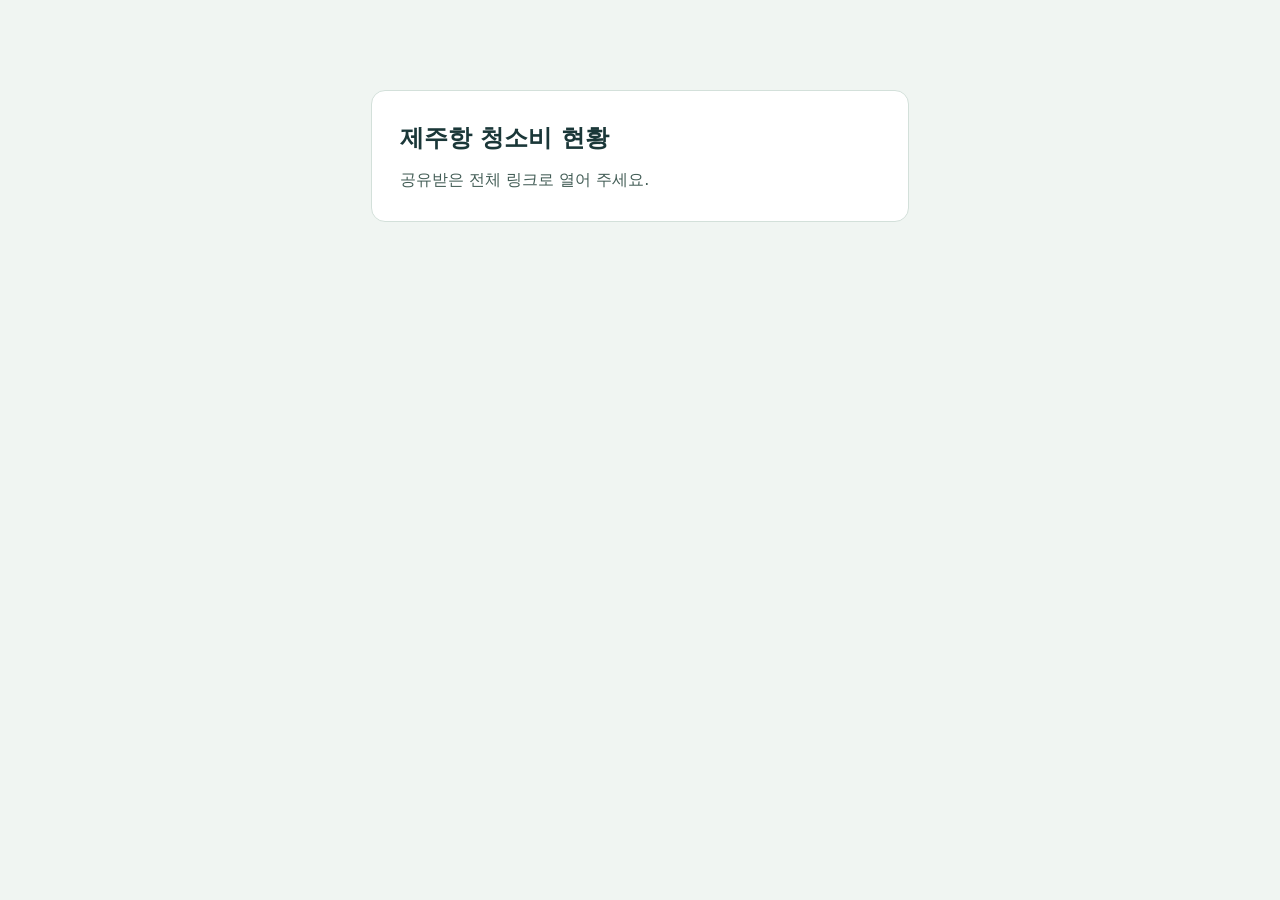
<file: jeju-cleaning/index.html>
<!doctype html>
<html lang="ko"><head><meta charset="utf-8"><meta name="viewport" content="width=device-width,initial-scale=1"><meta name="referrer" content="no-referrer"><meta name="robots" content="noindex,nofollow"><title>제주항 청소비 현황</title>
<style>body{font:16px/1.65 system-ui,sans-serif;color:#1a3738;background:#f0f5f2;margin:0;padding:10vh 5vw}main{max-width:480px;background:#fff;border:1px solid #d3e0da;padding:28px;border-radius:14px;margin:auto}h1{font-size:1.5rem;margin:0 0 8px}p{margin:0;color:#445e57}</style></head><body><main><h1>제주항 청소비 현황</h1><p id="message" role="status">공유받은 전체 링크로 열어 주세요.</p></main>
<script>
'use strict';
const payload='mlZlJQXvSlzBElFSEu1hLB5tPaKed4UD4skz1iJO9r0gGm+G9/O4N0aM3vLLZGcbM5VEZYlVF/s3lHUKAd+EJQuH6sBUk4Gwe6WnQoBuFwj6wtbVfVqn0NLK8fzwHFNHwY/KRl2dkW+70u6Xc8Gdr6jp1FaOnWpZSU7dHgpPBar3FfVFhFqMb8cLPs5u/8SXZghN5qNDTW9IeHVq45r95WF9Qr1HLwMVGrdOin2jb5JVFhRKTET98j3tNkoIC8wRelTvpH+Zf6i9xTv7E/srgD/lF4ZS/bve6XsTYxDHxBZZCqpcJweIbstVHF/B/yzrGYUpqUZOfsZO95HZoPdq3AC7WrJLaVCRSgUEsBiSCfTXrlK3vHqld073kd0nJh799tKR8JHhVBbjEjfFXS55N01kP7r5s2HFZ/ii5ikKcAOoyOiYmHcTWUo9Q0d+Z3QdEnI80PsYq7ctDFvtVJM0U56SFGTjs1GYBNWf5oCH3a9SlW5Xx4vOKPe3WVA2i0M11l6wpSOdiUK+IW+3J8VN4U6aKjAuiUSdD1JebL7LR8u0LZqiw57LPri80JTOVs79lQRP4dsYwUu+GbMO7hzI1CX+q/DOCrVJXdVnP0QmBAZsjbdyktEXEvbdDhnVQiIVzy5d2lTq/o2PRiY3HUAEllHiiu7FJXwc6nqmwFMvSTV5YeNpZ905y3ebl3LTpkY6hYTnb17cCHqCm6gu/U6INvuS8aaRNshtPuYA0jGrjHPGD030t+XazLz8E02WSvmpvwilsRfnn82/Mp9LIAyarzOwRH8dFvxB4nBHCinnweERG1zleaNsUQzY25Zmp8nTcLj7Fn6muP4ijSic5gMOFwEVGTyhQahyxaK9w77ot+XL/25R9u4ACa44u1LNaQQZWzHvf1wRS/PfOfBmwEnelXp4OfbO7azVfRscj9Tq2iWBYPnWzCFzbE/KQNNaoQNiKo8GiL+aVr3RqqzGN5S44DFRZ83tAvgLuZRry8VujhjuzMs1IpbzTidujeCHpdovir87KuDHTPRLiW/RobbBavqXsGYCdzh9WNbKZCyPGy4maaz2c0PvlMg9tJb99aU23DbdoI5i5X3G6oKPLQDMP3PeH78An6Gd85swsWcp7hOlvTrfe5nHg/7Akyw79gZBFVIxNjjsas2A8eSATnGP3yIm5JsUnqdI2+2steH6vcHa7BkgdgxIemCKCaqQjIt/cw+YrlS3s8SuLIJVsvFnmcjja/dsXnz3r+OjHmsgaKmrI+9T+B2Z1wdrSFOH0cXyjG3PYGk9D7Ou1soRHjrOOxAaw1RyKr1O7Gcj+utUpo1gweKBk59yRsxtZxt1dIOBjxDNsCe0aQ6rbtorn70sHOi0JJPU4tU5t/bnJQzB9e2bCgE5G05eq1USixdMaV2pyoP8JVTCtiQ1+lzgU1Ob9oi5W0UvLnPFSmfR/yokgu9Dj2hnQ4R0N68UuteAVRNv2DyA/sds2H8tcaA/KFzRNARj6x96xUwy2wLY3kXgTzoE/[base64]//rrCtQTKt/GCwzVFRAjZt/GwGc9Zn9DqaKkyy2IdfD1OLd0Qa6zrzTqXTSgXGvp94fM8rBbe1RgRMfv+juQd4QILGCHm5r2Cxs1qm+6lo+OHpTyx2OLNFkAVqN23/SPa8SBxJ+DUM51HvdkBqf4yEQgS4NTXxD8gaERN5bGfiVyDt1nr98yKuE/Yu9u3tCfB9X/mdI0BoXPjFgH5A02l/FMdZnTTbZxJT38IXepZgCY3Z6+k9MyfM1F5vpqfQtkouUCVe0axZG0TBX7yjK3gU0WOIBCv/RPXUBjG2phF2IQMXFDJVxCbyOMprSTW8g3gVibYcIQNI6gR3WaqTlScpLQvbIjHH6YBAwWAQWRRQedkrYnBUefVd+Qxg/LnK24gXhTz0pPCYq9Nn4VsQPE51NF3A+hNgzyI7BUl4u+fRTMvjer22v3tgpCrZSlObPX1bzP2Zcbjd3Ug0IioVJmPoiSGZSpSHfrXOk+IyUi2WJxaOkdQZ+DHTdKS+Bw2ARPCrOqaRzFDnv1xW261DFXcc/g9LN+OW2dIRUMi6lEorbvzywdp7fc9vfvdDcCjzPqjAUd3U9VOMMrPJMUSyLhbTvJJUEfyYXhdfrS+X/sy3J5qYkfby1U6fEgbicOcIM5s2J0W6eL4uhnku4AWsqcABwXrkkLbqgX7692Z13NPLiGTzMlE/qpftmC2YD+8U18oxyH+2mviMRfAgefeEAm1aoUHo1AXI5bNfV86z7cB+/M6PclBv8uPTTYGPVHasEJOh+GjiIW1YYS3VlEenDup6ioW15J2RXaXAhgLAxosJBaJHF03YgCy6LT0qFrtde/iaMoUHHr+60n7rj7EBtjEO7ghGTXc4M/tKtYtnL+S9V7iDHcChuQX75R5pTleUi8N8RtKjTXY3wNsQ9VTDZgWrVl586I3VUzIVIElTOzY0+ruYgPsHRkXRxMm79RXeBOs+0Sly8cMxxJMH+ttn/Q150dZPU1PEoKEuhnNaTOXP+8xazxao7KIcUO6VJXDxcnBeARaBeQe0Q4OKt0xdeZE9SohCstVA9fBqeesaPt4K9YH0bqw7jhEI8prD63tB+J/etjiwB0lreMPCRkySGQNXFc0QWWTCRDKWMMlckX01stB/Lkki4xt3FGb/MNXyaGRT5/sPYjQ5ZcDPjVGRIKmaVQSiJgkJ8IxYcTYdi6MRyl828j2vjg6TRNdwej213Lm/LxTwCxtr2TdZi5OL07rDdzVpXnDJvvlJBlVE4jhFL4+apgbS7MM9kr/fL9qCBizC32jTn0K15z9dU4c9JkXvV73QKarfGaiiX7P+ynCYSaD8sKhWCvLBz6oeNKzg9hroxS0cZe6SYWlhDwz4zFNK6j4gNjSd/yO8j+PHZBGcHqrhiL/20fPHlol2DcoblJQxVWTIm/X3r0kXvPjx7ua/pe0eN/dnNfoIy7idbardAtH0xjytYRiiW0Wsy/IRNBqBFjZyYws0J/QRDNizEoLgfIUS5ixvVim+/Q0sDAkOpm26biBYGWqEL/+Ap39cZRnz5LZsmUKSLInJS06QVGzXlSoMXNS5ehmsm9P9Gp+hW1xgJhk3YM9bwzXbhSzfP8IERA0omTp+xXBrxVCQ8VNB4tb/FxuNL7WQcmXJdEk5m1BEkKPJvU171BJg522lEyVp7vsvv71Sh5MdADxWAHXtwOjya9h7Z/gGqsxObJ3YXJnKoDLMITGa0vEe3pTveZ9CFCp407NjlN3ouFkg6wSbthC68YHwHmmdtt5Qty1cg5yVjOnGee3UKsrWCVDZljdkI3DtiqAyk4KHyTyEk5zFDxGBwzaVEEd+3hJpN/jndYLNFEWi8CfU9NcJIEOpSKF5uuLI+Fr5x0OuxaxY0mqDe6aGe/Mn2UIaj3ZIxTG8gxIImjIp3NQnHxaxI/wcNsLhtnaiAi83zALc/UFrLScmffVs45FRW/gk/i1gm6czZx+y/RwQDJuzN5vzlI+3gWzY07pFOyDGsNX4akGmuSQjW+TDnWBpacG1eBeyNR4sdr5fbg5gwC5FVHUIaLHOIYjpzqal99YNgL2CdDT3lnmdcl53dBynXlZmUdhhQ/gtKSDV5NE/YCATiou+amCiWw0p6nV/yF+EUroJlX/[base64]/9bF51nYit8qP7tI+piH+XZpW86QbhFHjWF00sUe03ggyacRtfQy0F9R0geAIhm5bbQxKV/6XOvLSJXiMNo8Vahu4A+vQrAylsAti0yd/CeDh/u6FkdFut/z9/lK0GpmAs0R19od+4O/T11lgrRIECcmd+DqbP7tTUL8fqV4gsWdiwgcJi1UcbN0MSOAsAbRUb2Wf4ugvveQ8+ZuBJBI2pZMEDhRpnPz7ZC5dmq+jpAIjdvZs0TO8+MDZUg24V8e9Q1QDoOiWhGn0LJtmdnvv26zPyMHO8wsOgiDlZp5RcYONsdN1lOFI5FiY/cWR3pW1CPpL9xPTn6N5tytV3ivh3jk+Mb7Ib/Vvltya08bvJ2jwuT81CLkKN4GdCQn2Q+CZ6WaZMPtzfeSwiUHChHo+ysurRkAtflBPTntgmMb/fC2y8kBdXbPXNslMZzADe+V8HQfld5Xe28ZK62QmnuCFRRKhLmF0csOH8du5uWoBwBa3HRIPKPt7KrKnOkicreJ5TahCEluTcTqIbMCgMTFxTkmSpMJmaK79hgrv/TyM7yL6Q9qnEWIDyy3md4yPuNu5ulzc1M/c6kW3U7c9j9CTz/iWIEWMt8ftRNWgbMDHkOdmhJ12Jkg/c9XpxLuf/ItVY5El5W+0emagWr8xJXQu42ad7BHi6wGd3cbRqN9XgcqS2jI15v9aTZix/WkLL5I87iad8z3PF/QJJBBfvxULonOEVXJ2WgCUR3LWr/El5i1Yw2GB0D1Fp8k51ywwkDGN9fUm6cMOrNg90hdQ5QhbEVyyd2sSrVTli9J5tGvvxcsZb/[base64]/MdArlMT1dAEDCI25vPDeXiOiB8+Ax1PCfwRyyNin8mPziiaEzfqrn+r58Tk/SzLJ3ddPz3V4QA+y6YS632+6BMy/[base64]/rZOIy2d363jALSuoq8KiGlGkhCxnrGifvPTn0ArCH/Tz3y1IiKL+KjwEd0DKML7VCV3GGlXlBmY1G/Q12e09ZUn4wI/hOagiUmJsdJ/yAwhTd1Wp5Xy7RmhSEmQIdgUEK9OaNSJ+wOSxS40Xl+QWFsBY8ERpvI5t08Ot4sUkaPbWtlQ9T45WZVeddVXC3TjUgTPH1+6rDY8Z2rykgkzIkyyvgZH4Jx52WJhAXo4puNTglbU1+vr2W+kNBjciPal5vsi/79moU7lcrpb1dOWa56TDAW0AG7EkVAvUK3NjAx1TQ2lCXvDWawvOa1InZonTyjIFN8SFZx1VyemT7nFQhzjocJYTPjwmRidULkeHzDlGqLtVB+uLzFnQRi+/XGyqFwY1AA/Z4R3YFKJAIHn0aj74RFkbbdvcWQLjw3s1gaxsaJGt+tnIhe8hgXylWqAi4dLghz/3zG1mq8ivKpFOdToYXA3nLwJgvqSZ9nbtryQ2zVXvpjfKK3GEmkfd0PEd7cbPMkTw6S55D1M1c/r80GE1RcdsKYaBx/MyciNSKQxw4EaxV0YxYz877ddr7pC3ZHN8Z6XXjtqdQd6QdLHX05gcIUFmH7if/EzsSOSghP7aeGcl3uh1J6mlKcYa5Vq0eGIkmjH9UrK6PT/fTMYBJBZdocWkEDHD8g7cXSi6LVQlNSg0SSlHWQyJAYTzzrNaLaWlAfaoLpqInkEvnA77+ovGDbk4DpplI7swd/[base64]/pXRYqCWk7PreYQ8osi8wMMtKxjwev/cIgqw9k+stZlP+JFMavO0z6F6LYxtwm1GBg/o0hwo/tzgbVUbIAq5trj26BfRwx4MXQJRkWCfqLQw1EUwVt4eIQQATvUVIHotVPhIll9G8Se+bxHRNDXekn88f2LTZidvE2zPFmXABcGEIqgGfCKzsZHlaNkvJimIW8D3Ow7stgLON9uk61xVRMAZDOoSBnkFAQXM7HgoxsfCoctY+5Sv/ZK+tYpSXq7Ky0RWc0mBxAQ0JUqV88uVdrRXh/P4qoyX+XzkpZBrKSr3fqMvWymgwmPA9GCaR8YD/T9dHJRe2CHvj0EaFeQ5rj2yTebasZXMi1LmOi2a19N9XLQqnYVZ5e/Wq8a2u4DaEI4kLuRrG8YABkoDiSrHpUCpZ0p0CTjWvrrdDuq8Igc/R6jAwui3OJHuK53xmZd+NtUJfiky+e7LhG49pf4Evtj3GNulvewLVxdSUnu/[base64]/gKYMpMhTtYZ3YZooeP2UTcH8i0yoyxU7moPixPGcpGFrzAB3/7uB+QSmopLwPMyCVvBG6zJcs0TsZAl6TURSyEOJM6vOYG+CqD+q8mzEr5KpkdFie5f3IlDT/0tC+UHIXBHbUyhArx5oYjvTC4o6UlfTxiumwdIG2COWuoW+ePsEE3xXDYmcbjNprKlBzdMXBk6GwIvKJ5y7q5r+yLifEMVkrX1BTqbABz2pEH3B6wFc18KYpFIAZmQhFsxXxbEW2/NHZ75ft1qaR56p/sICCCUTMcw+EROEZ8F3OSdUV+F37t/iBK1KWBnnDnf3AVGnv82WxIfYYH927vOl7bjNx83DzK/aKtYwltWp7Ly/wXX4YNNwTqepR6tFOkwtXRGW/40yYqFn+jynB0m0HjdFGlyft7ac2FlI5y9ZAkQwIoOaWH9MROaIu9qGZ80SPRw8aQNCy0WWb7YBr4xhmxpuxix2lvUzEq5r0ymZx3Wh4omvXMjessr1ohU+7Yjc9eUVA1wqeKsuwu7tU8r2cFDCVdscXFH/Ek/Szr3ZtOUp3C1exLsLQV+q/WBSugOb6cYbSN0AB/xnKBlypcPGiXeJe43aUyQKo7oNL4e/CoN/sX/eGUGcyt1Qz/4deqNIv93Y0EDkKLmZYkCWHQPDyVYnR1AJHjJXkWW4hYtQMmzPvCuCFVHar9Xv7BG9ySuvl9F3Tyd2/3z6uqN2vImbkM785BYR/p68Q7nLWuDzxAyCmijEiqL4ZX2bXtvGQp7TLLCN1bzV+Zx2ZepHbI7/0d9HpK29A7KGWRTVAsVfF1rz6rSTtshs+iLtI/tk2Camk1hIr7V0hj297ANn7NudNCBKXOKqH8bjdQVotyFoMLk028yWfwE9Bb3bKYeAG9Fed0qYITxqbkqTxTvYuqC5PGIEDyhH18jpIUHX5Z3Ho4FytNAGkALeK/AMEvt6xP1ZV0d+mBxI83ENjaUoRUfyAK7BRfcMcmddYe/Bf7rMDyCsHAP2nNOTg2j4lrTjLA86LXYrCM6zMbt5M70ma514FZHvUtObz4lMykdMcuyF7knHKZgmh27cvb2mjss7tErNiSaoTGKnowL26qhjbuK/1sBP/vu/0G5f6RQvdXtC29UZs5DO1n+GcXmOHGeqh1HNiPGswRwkMNaxNwvhm9nYaWWdrnigmcCIsYD9tn9kFLiojPlzJ1GvEIV6CrY93LmjE0BOOE2GPeNyTJQDyUEBhnLK7GdZthEobzPUEXNlem0mYIoGZ9MDZ9E+4soVtjkvmI6wsTY6QPHLgmvVzp5kxhkR195TrZxi/Di0PhWxGIzS/[base64]/1UDzpW36X7mwDCS2vWhg23ql66J+Go4Zj/[base64]/6w6h6BZtZ7FFqB4syTnec6MjnEW+aho44rG0rfFaQi9YU7yduz7D7/LcFrkU5EahcFtt5zxLAAMOkz3+JUgU6IFC3JxsG3KjICc/OIerwopB3HYzhJasUBrPF8XQV4hFsTstKx5b2Zx8kv7kKcssr2ZyoexLKp9sdXFDHLL5c5uznK425+uVm34XUbx2i/KYwGpBkGifb5Up/G2p6hZnppUKh3Ni4K47lJG3Ra0hdoyStv4VTa0V0HspsoxnKHc+5UzjziD6NSXrEGk2wIDbIl4/fBAeotGj2ORZ3LlASbTrdn2FH8sxGnOZ0T8M5V29J+WENfDdWFIjnNXXAYxb0qFPGUrk/tHOhPGP+sVfDn1dXYDpgDJwA8VCAzKJFhfR9Or+2CxYoBbHuTHzrjtqXfbl+L52pGp2beWN83RF20Dz+VdQfcRZtUdRBJwgGR5XnyfmfzXOecWmt9kYOiZeex0kzMaH/JD9QkiMzxumvwkKJ3rkExWSKaz1qj0z9gIZ0raTADpWcuT7egG6sBNWfO/d39J4jv8r0CsFr1YR3Q+Ks8F1bUXQOd3PAwlgvKzUfVxU2HezI/w8KsFDj/5h5w3AQHEq/q6P7rDl4lxzJXPvfGuk0JIjM+b3dIluyZfFzS2K2HtOrtSk/0PRTAvzKqjZpnrGQOj2WPo/43iVhX1guBtSSSnd7G8PrcMhIkJ19+y+DwUkwOC9Vzxpu1NXp07m4wh6lmqpT7qCMtm0VzwL9fygGggTSFIiwtympNJU2X1fjB67DY58RXgDOC8MLJi45KL+/U3ymk+CZzS10erIe8zVMLPsUCIzS7j3/yZeoP356vvR9WKn0TlCss+Qoex7eb1I0hx5HuOW9vGtHaFFopqW2n3d02gjqPffAEnzKA3i/GhyzFu5lSRQBSKqPr0T7jiZNg+IM3DsZ7RV+fOPygpsLySiPaKgq3iXAbP+27OU30zxGI/obviCEGZa8QKREdCH8W/W/8uMmZuzkvtdofU4Z2ZQLCgWvpOGOHDaQU8P0g33CweNScWucx5/rbqHKpYEN4x/ltLBTb6cJYJk3mOp2jlOXpGNm5KXgZlBUX0rkaACPn8/[base64]/HXAJMuHFxQOu/jTn5m5tc41UXxfwW+OactHD0rtMWleEnvoI//M6se7d1ah/vHOcM1UtKUNNvqpZrOWzgX+TFclz4YJEMXZaZNLbURh2mfH9nmk2nIydou/GjSG5L/nwETCnQ1BSELrH6Y3W9jHNRAf0ibMjKfgmv29RJzG0g62gBKQ+kzp0b0yOkh/2csyKZwBFmxAzIw3TvuCmIpaSGNqTucFI2NLqI2ejs+oJ899u7/OjoFJJ+59bZUfpTgojmNX2lS/7JJQriG5tJg+Eke4uRfEuR7+gj+j2gIZFtRKHU0e1Gk/6N53WoXuV8/Qeb18u9k2x1116Bz3VnLOCfYX/ZU5IshXVEHJlkpcWy5C7WQZ7Sd1v8Y+l1CJbmK0DiqDZQwGT2DsbPP6JkfjQx4YUuFSYS/cNGfAwEyPcSfvSIcV9aQqN4VC8ikWn/75aWQOKSNdMSi6KdO67wpDH+R+Ag4ufz6zUpIokcvJ6U5FCnsyltUDO/h7oaacN/ZWwt5l5cnJ96eIzpvldINs+t/PtjUh9yz9B8ryTcfELngA9fS3dkfPmpCUzSfYRVG3VTBbSbedT2xohMkdba2/qVBUYk1kyePpKyQLOZjYQpY+nopK00qnktcR1+01VY2Mk9XoiMEs87Z8H8pxMx+V14MAGqDEYx9QYSTRjIvFaa6DwIGC1C27c7BKLvp/PyvwxRdbSc+QFcn8HiIkMRV4nIG83GOuY9XGbIz/[base64]/yUyun3xNXtV5h0+q+wq/MpApsOLKDubVm60yqpFzsYYCFHMPumDkmsDSAfmx5IDAvXpmJ2WpGSkGiZFqrGgdbT1ACz3nETv4614662KcyABaiBTYJlg/XJDGlfBJixLljWOK1eqwMOf0PqYwp0GUZhrjShaMo8giqb6gLzIIgQwNlMd1FJZquA5uL5UtkvI6u903j46aKDXPsR2dJiWn5CDx0FPZ13TKQ36jQ3PjV/[base64]/Bs0zO4oHy7lqvB5MBv6369n7+VFkOvWNS6cmoZ7VSFMtBtP7zVwiIkvCcup67GZiPxVQVxcQs8onJD+GSdOWMcewt7ytPHFSlJxFjjOuCrtAOfgsKn4sPKCWGHMexfKnPPh2/Mwwn4unBQnl35URdGVIJvsWqoAD7nSXgbg6V5FY3HJ0z+VRHORQU+Yxh+Wg0Sgn9PZwbWAEJf8mhwgVWqj7fck4qO4XACBivUPk8gYTDRQf1gfrpx1dGBDLN3OxAtE66oUFMBIknOdp/0juUHkoVt5uac0Uv9VMuQMIr20837Efl4I7tPl8KGEynC9THvXHawVmZMjj3pVT4wvywYSfDEFIzByzF6COMRlnWBxJ2wnkQk7VZqCidW8LLZFPjQs500UfPrnizVoWBZ7aWkNebO/[base64]/GZl6r2m1gJitSnfKutpu+QOhNvGlRurBiev9P8x6/vo5lfAmPF9CyibOPJa1XgzJr7P2/9VN0U4OLfoC4RZMNrkyCRMvpr+cv/Db4N7+l1oJARCGhgOBo8AhgJQ1j0dcTyJxcbqWR6lA4Ne+ji2TysutIsnNbK/ee0I/onHIY2U3HhFMf4UWboJ8AwHAaZEKZ0hyDCKCayT1teaef1UVhRsIZv4EwCSftTkdFGM5Tlu/6AdbpH9dS/KbMET/OvGDLliqWjJ31usvSC+7f9bmW9CX4ND7V+hSyRpyoMBX+V4L2PQG+ZOnMA9WUlSsLXYOmA4OqOtmScGhDYX/hpaWia0JUJUhG2zVk0h72rmC/1SZam4vKJonc5bmcQtUZutMl5I7kqZELXmtpLVohOqH01jHENFVfjW3SbNv85aAoCbhZdzek2Rv8ZAuXNCxZQ89yigmgh69nglZr0I380osVr+WLHkfmSs52xyUql+IYffqsjrOqRwznQoXp5xdWzyqG86D2Ol2ppKuYAEgoPp/Ey21V8++qsoSVVmhUebMNV8u5+WL/1as3jxKIan1X3ML4fmLRG/ntrizjY0W9jxlfDiCzhLAHlYtdXUxtxdYmDkTFz3sUTVvY1ZZ8dbuFvg9bjJYDOX5iVXCwfTwTI2I5PHYlw4GXjS/r3xcX+nu7r3TdDKmZCqD7f/iAdhn24qZePlw5NA7IC5A93TyQ9IERM+Smcf2opaDWlD39UICzxEXoPzU3apbBBGXwNb+t3yJQpXvYsc8MOhANqC6oOsKym3ok2IqHE51ZAb/3gR/cBg3L5NvubkyILGsqyxfEoPW8jf8ENGaTr43WPsjkvtaHc5B2PzH1Ja2ycsN/Cb2qgft4h5nXqBStv3CmHXKKrZF2WD1caAMje1XoBmxQUcqY2GF8VZ6nrLdi/BvsUnLyDSFMrLEEhc0LykNU7uCVrVGM9tiQJ7q7GQ2OaRAxYZeDOZu0Arzi6VFlvguH2ZVMkM5lIxSyiFgIVzChbqRsc/qP7CFh/y33jl2P28DJMh6UD1Bdj2l3wqJdTVhzOcOhxs5RCRjnyejBi/[base64]/2G4kjSXUYCIf9aLC1rW2SvdE7J9dlOJGr0+9g9wrGVR0Y04ihZ+k70sFTTYzefOsOUOEMpSMvR9dsFaUlug6JTZoeJ9xCERzCY8GFHWdKmJZshl6cAlk7QBAycv4nJ6JQOOKz/qmVT1VCjyDyNAIRflCNrNwAtFIv6Awm4GhsQmNus7hlsro9Zw/2Zil5Ad0Dy2znlAYYhbP1c2/rPtUxW+mmn725+FzgsPqNM/Y2AS6gqLntcXqjwp/jap+DqhY5we4T40Elm71bVIR7+dY1HwniaCFM3Mu/L6Lef19rqYUZfqDjNNM/NymNn2uZl9HOJsnWtme0NcEK/6mfuyLDBeaaQLubvR7sZetjqQPIgdnrxGbZm+airTB6m0Sz9pi9v0QvlrxtBmYO77wnCuWpacrTc2NB2/07ohtCF9fJKIuL/0osGCOPN2J+E3lOAIOOmzdcvAEzSXDle+1WEeMtV1cDTRGhbdtaP43TXI7i2O8a3ytiYezTk+bu1GVSNX5sLIxdZSNYlZ9TcyaMM0iJnPO7sV3z/cejiQF7MIaJhfsmMD+a8F5le1j9k7LYwkoLinquX5/M2Xi7W+CoNAHDDzQpflOoTytIziyizp+HwI+zKSoO/4d3dzXZR93DJR3SVMg2FQ2S/o9Yqx0BlwXiCBHJ7feRuU+IZLndrew9qoz7fCaEGmlrWS9/PPqeANd/XuX0LIbdxdr+ZpjSSK3Jyh/MizEHg0xh9/m88NMI947qp5NY/cLdmO1c4NQO0wbUQ+V/ssIyAWxFuMIlR/zPN/sLmOHI44rxMpAVRBC0pLmH12fcnf8hBv8cSsgKEpILt4k54VXy3cMiIbJVXxqZI3S3SW71XPU/TPr2owxB82tHf3zDpwE0dOwf6HBWdOI5LSpqa4G61oXz3uc7MCPK4IpeNX2pG3SNVUNbOO4HtOgwAGU3KORudE+u3TKlR8BeUifWtuqFgxnv3vNyi881+zgyoiQzMOWFZ4H7rR5/[base64]/Wu26lQmRAUE+xFtTNlfVVkXJ6gbX+wx3P83jG07GzEOSlRKesNehb0kNlGlEwkuoIdvgzMcWyyZ3PciCx4zQo5qrAdje1zVyffEHrnVl2QYnraZXhvk6Imh5A/6s2mpzhGwfrlatd17Z+AZUatq3dbSYLoOGIlRVxrYw1t5rPU+nYWgo2xvcEHHOCw3BC3Zvv2eQCmNa4JxCrQVyHcc9BOc45vSL8iFCOj1pjFb7YuAX4IyZwfQIKeGMdnUQ0luCJCiDtaUJgpt1K82H3cpCsBCFPifVJjMf7iBI0KFiQqY/[base64]/aRJsqjIt6+txKScYMN/8U5tDLe4ckZIDirwTZBL6NUEWCSR6f2/uMC+FOqairxY1cwa5SpEsTcqjsmVf/1UbGy79XCCnytCxK/oGTkou8x4ZG1kVaJ3Y857F2iqBwy5ilw92/W4z8GIZAwnhidHC1oKofGL3Ii6fslmxs4nChwTUKrdMUd+qUIXwtvEnlmJbnr5nZwxypsHbpCP/HCYFGEPwRCqmxaXvVUrU73o6rYl+zXxhjcQ4Bu/iSqpK+nnitmHIVO3uFP+Z2nU6ofnvK0dp+aJjakAyK9rbX+GoJJH4g/ic53f8UVaKQwikMLWCE45MxkdQwn+/QEgnSCQuhnYMENUoK3erdkf+0NvVW7bZmMdtNnhGu1tyxla6rvMT1w6TKJt+BxP/t+8ZO5uUIkiCtCJT6niEa9J+3ORaIu8hBo/yrL/[base64]/7eM0mzLxs/n5Q+GjUVOvSWlUOuvb0QIoX/NhwB9JHNpUyZtpcIKnu0fnD+bLX2m2pYhvrapr/0jSD41Ep7gR3ONYBSANfijZv9PVHxEt8DOTrKs240nD7+7vOTdcLBYp9pEdrOYGF8qSL8okAAK4xs38yFmrB+uK2kflDSIiaDyO4nEq8OtSv0/Y6fASe0WtinP8KPrcWMxbnmn9lwVq7kBcgCxLo0G+4QiJvsUeYY8rwtz9WNi92Ls8DzYyPDtx0MKOG0xbXMj7Q0JWORDcY/[base64]/bwKs9GxL4IHdiApe1tt2zlOOYrsHpXkF0qT9KM0WQ3cdhObKC+r/fygEfVdtRfU3HYI2UpRwD02Mi8g50kErvMR+b+wJZ8EghtH/8QPqz3ODJI8ClVsDaG35rAlm7yRmLKQr5wRyjczmMt4PAsuvxVVu8cBjXGPmeDzjI/[base64]/eh7FoAZ0TW+zImeFReUBxQ66z/F+S/W5BP7xmQJfAnYIAlU4MB5NtamnXpTUmhAls95Td0REcUf3jsBD7QS5e9YKYKacrfzlYpyFL5jadeqBhPvDDuEwafBc7W6+i+n1pUrVHJvpMR10ThBpaLA0AV2i5rfARjxWYPqud+6mK3MK2459OrNH0xmgJ2rJn05/O7VbFuCgL5CXgokfxsf3G1T96DIhB/ALZC80YpYy8aYsciJSoyPV9hM7FouNUDW8xB5ZfmrLr47l/xEVltKbMgijS7zlH8l7xanBqxaMFapjcQhma038yGsqqkWT4GU7qqDwy8a2KuGgqU62SLErRH1BTnxHFpbyDY5BRvoSoFXIUlnkzqP4AIQ2CBXktqde0YLXV5b8n821Q8aOSxk12bXQVezxvUiHIfm1yWZWPR/JCxe8ntDjxHopCFfg+3sRocOTGw1Z0p4JgQk1hyB1TTOEgn8fkXOu2qzQAXE5z23h6z6fb1qQsqzL2mt+VG+UMXNu0WSFFJN5jp219JB3GzMG95WZBSKnaTY1oRFXWiE0aj2e2ZioueM1R/XJB0P5D/VJ6cZ6mYWFatc1PesvCNyk2HpO3+00iDc/YTouaS7x/6FUMhzZ7uLMmrKbZ82uLBN7ztwNapC3gjSrNo5F+oHRTtkDLrv1i/QR7Jn2BM7Z8AZGasQTHD9xWvbo938GwE20oL+sHqanSx9QR360lnbmSGGuXNgwzW5+OATT6JfdF/WuUvhJI1ONwFVPQnUUXgWR1GemqYgNpU1i+4Nf/hS9pFYJ1exGbCfC2JnkKidX8USpJHpmLqHzsVTT1yNpu3KCT0aoqbmI201JbapwsrPRyMjOGlzcA17C1SnDwd2rciZQEZ66JqVTjfVwbHeFlkEqRe7S24SZPzOsbUe4hTnxpZWVEDG/h9NGvKlkFTWdCWfxZaApbwNZjTfWrphBdO8kIQfn55HAJNEgUk3cNJ7hfYKZIlHCb/NbV9FwadXxaaEm+2CN4zCboG7P7SGxgrcbvfvWhYmuPwW/HvUgshPlrlNnskUBPOQiL9Pu7q18kMPq61bLYlEadqza/nWahA/7xX/W3pHxv12aNbCyREHKu2/Vq5bRfvQykylo26PkpB2R5RMsMCJK2Q5kiBZaLa375Ca1Nco/azGzjSadhLhL/1fN04kpb1ah+rLuCk3j73zvM6Szk7M+xt2fz9XeW05zrjUB+MMS1EagU9JTnCUcmyw6iufZ4FWupr7djJz5RFKKpYsrLznP0D8Ikbt6FUX5OwatKl+5me1tWSTgfw4pD+AsAjsNE0ZzFOXUSbPPEX4mF40o0EkP0bpY4scos0b8R6zf5DwCysqL/KRBd5VUquLyW6U6j2bFa7ibe9oyq4GzaclrubySA9r4bKfbgsPqIxWpdfLeQLXr70VvO5Pe/tkLJ0bYtC3lbtJXs2mf1QlTR0lgQLE3qfl5EipXav4uvgrwMKXzcaSd5BjOvLlMylqa3vgKeuRmfNSLeCBi8nvldyzBdGl1V35xKT5eIcGJ70jCQ9Ivm57QImWCbfgxGw5h4Rafy/35YUNCBuoYhL7DLFZMTurUYe81u3ffcHmDY++VruN9iuJDPXOV1bwmZJTT6hlrsQOCU0VmIZaxH0zpM8YrgKJ3S5Ym5uD4ZlXZytIjM1DoyH+V56yfDgW4uSWy4/LDBUkO7/KW0rYWQW7IoIiM557aZHqHjHwKHbYWIXSUHynCUGiECOIq9qmufCzF7weIqX/3HBb0WekzZbgWX8cehJ13ODUE1SYVHo4Qy3+gF6jXYg0shKlY0sxX+y+Dc/jf0S0aPlQZ3GFUZSomJpNEGe/AdovCSnInhEwSjq2G2Qs4myxl2X5dKV1q3/YR5wRlQUbGhREHi6aKzeXS1HBLygnt2/VEbFSeaDs0Vhw6MSmtowKx/r/zTeNSBt85Xxvyyb+kOMb+uME41xmHvM5zmuJ6YWh5S2jtkrk8LAEIzXCTdPziZW20hPl+6VEVibtSlnTiW8qKHc9WtZKh/pXYbBiAXPPAku3f90lVhm+0A36fbie8q6p+NvCQk0jHL0/LyiSdYSxomaiHWwOhfP87FUToKgZUl8NYDr/qr3L0YWIHxEMjWoQsS01WHz2ReUUUamdOhrfOFOot+/Dp+GVsCXsvl81Z49TAUYbIyRNApQ8ZWD2ZX1Grbrotb5O1a49XGQ/xsTyTqAuhwpL0Apluyodus27JokojVU8rH8Kr1A3eKgyuPdSOleQCYZxiC2MllJ2GbsAkb1CZJwpmWxjt49oKdtfREOklGxbbGMsBk5fRwW/1bzNGcdIhx1+hVWaBgzUTMxMglzmWsAy7An7fH4E+F3VIe6KWlFqlxWPYanW+dyDnBn1Jq2TtN3i6ETpcPKx8Sp6Vl1xnV0pfdu6YqEuegH4HDu/KTP0SCvRxIDcTSCfKfmWwajxQAmSAVfaTksMA3zTfpMwR5E0v7fHaUfxd8KnpE/tWhyko8zCv1FzZNBzEaJKTB4tomMbQ7u1pP6dUIoUTWwtmohxkG8m7F3xna90IhSA2UQf/ntW+K3haj055qvUSgilBJtaOc7uU0lcnJ3t320PLCMqOLsI76EG4FNO2YUw3FK1lz3q11B/v/QoxfYZFrahOln8WQtUl5e8PREdRMSMgwSQdPgNWTT0uitT25F0tbzzF48q3dcsGxnOnxeRwFjguBfavUvlCIxgHNeqKrXrgp/A/DUzh5FK60zyNqHB4xZIU0SJyXu0NOX5GifLPsytUofjbXq11ZCyy5CSP/PwsH5ifQxT9NaFdwZxpOpBUoauhFQW09fl03RpvJAj2bJa8nDDcgdknTJ6TczNABpV2lKQ0LVkEgwJVSCxICmF8Ao6euMV14xcol+HdYmsNSsPAFa7+4PdJ9rBtwmhH8bgtsvRA4K3XNFoaxA0s1ZwZ3wDctfAAyyZC35cO1LrVuiQxNDxErX/DZN7uBPzIHsqdA1DHu5zHpeMl8EbqnSGC2VfAbTJUu/cuXARd935YXdhVlY1kc4qzKqjPt/MchuZuoiVCqEK+oVcGbW1ScHqamokg/l9zgoLmYoev2KKRrt8MunSZkEO9mLgHUtkfqsQ3/aCB9Oj5D5PcpY+glMGNa3SFElVDBUjs/O5EokM/HCmWH8J4Pbyhm2haYxrG887AhcemQmPLofpIhjnbr12LFpfRgwGvP6L/OxyueHgncCKFl0fq3IaH+6rRTXvKglmQoR3mrI4na+hCECh80SgNx7/Ty7NkajzoZNd0grxR+LnXKycFxNJE1O19wQ26rpgCSdp+SPPFpepTZdhFq1t9PM4Lt1bStr0xWxk9GCm6K8YTEdVXP7MjTsKtAD8mkRzchP4BCh0PUZUKKaFuDJnz8hWY18aoqKrlzmeXPXQ8Pa6bOSDi+uaRYFWyhfP2nPlewaoR/es4PS9dLqxoinXR8U0cVhN/j9OZ3IRUgvxg6WKvm+XfsSroaiLBU2M2PguPLjB4MsMeVzConFew37xtagqmALy9OtbDYTu6zm2YDkAAR/3UlQDsDOmIB+xhaxKif5fjcIm8flyXvqtuAdKH8hTN3h0fOP3/EFqrnGTAv5dJDFg6GAQwdOFtls2JpeM/Q/wUJFlAiW3DroujLLgx5exIVwXbDJNlf1P1LL+eQWscJB4nbcc+rEXp7/yt2mVwdlad2nyZVpKFrXXPLPLPNrSgtT3G6QazeaF4MVpIGXYXNB4eOerBUMvQIzdr3SmowqEb/4dNRFpEsxsVuhOA1tMjBoe0oRNMx3GpZbSgG8LT1oQDRFoZBdgy4OGomavyksZR3ea53SeUgDrdyVcxzxmq+L48AWjnd67nB9yxhhR+04e9brQcpVeeX91n3hYrLnDyETlerIlDyjXmev7TBxLWTASwzdO/WQa1bH0ACQQBnHpM921BieIFafJdFhkGkH7Ba4E2qjNOvOL9d+j/gw88i92uSBpdLRh44mF7+D4urPgCyfcDxqCk+Zkt+Wjln9op+CVW8TLaPhUumcx6I148bDHgxsV4fDGAeOnZZLC9myEX6J45CjU2l9aC2wlvGRWQBmJxGwQehseoVBIm6Ia4RT+xinKULzJBrfozAyKNE60BqLWId4LiR/CBYXGi07if/4i0Te3PBLfQaRVRR2Xtp8PdKGvtc/ta3WtkMPioOIKF+clRiVGqV/u1uRoB3QMduvle9KpijxVhHxsqh6KlsmlGieYkQ40nlmHfqUIHmBYYDJ8V6ELUlYPZKaa9G5+7MWLJfs2Ov5oG5plzbrQsm98Si89XpztumDSgFHB3JAAzwvZSFGSN0FeJbFRn1fcM230TJBpU5WcS4ibTVrQYcDXI/S3GtrUHr0Ks3LhiPQd2z8xaLLn1stEHdytjAcKhW00RPLV/4ndvrmlTJkpxtXipPXrY576EBI6BHJ0LpAGfsVg1ySxo5iAE4p2/ssTJnOnleDVPBsLyCcrwAp9p5YtxQvWLEI2wCJxzaanN4bzuTGbMawqPgyicD/hRa8s6BB6O7RvlL+8b7GzusXxQok71heUVLY44pXLVSbp4fRouKaToekNqF/I+HJK8zLD/0Bs6YrspY5kJIZvOv0QaC4oFyX0XppO6x1x5HgT5SpxX/beZRFTtdn53ct13kLcp9p8Qw1LXcck7GWs+DZDQ/qaNHzL3QB7xZln/RrAPzwjkqJLG2zjzIZdIOVJ1lfkXCsX2g7/ank+6VKyq8QhPSaGokHoIEetCJAcN3t6Ta7v++tNGvLVLO7P/d0y/2iigPIkvz9rqVBLoPQF8z9lRFwGt9yl33aIZVRQt0J/Im9nfXL+3nP7aQ2x40oNG0ciNhEWMGaQGogpkBrk+VQSs3eWrJlIJnhvuCVvh5mg4XaI3mDt0LMKSocqOA3uCUCjK2IPk/ZKVCBrzseHvZx+iTf2+OOP9hH05ASrpjLwel6gUA0WUO5UPWt12uKO7dMuv/[base64]/hFPrs9lzFVaWeUNHlOCZYpuR68xPBAmK9iCR6xMd2XGXyhIC2asyI4DFPS3RLJ6U/XlsweEnlpo5je+z+qd41aZ6FAIAm+9MBqjHy1t7iSYnTocuBW9vwS3hEbS+FgaBkVRSTlGY5aVN/DP699m9j5evbYegkNW3vQKCbOWN5vlR0LKN7LpF7ilM4Xw+xw6xB5hmHT7wuYEDDkVA6At8lpPufgXGAA2bKXY7dJ4owqrMtZN0Qd98TQEE2qzIu/eoQJsknA8wlm/N1DhPuF1eFOBDCbD9t2mQmzjFtd22UUc2Q7eLuQinae2tJv4z2T8Ua9KPqFzqMVotJV86/Bm69CituWbwZo11iuVvSY04MvbrRnM9wNgkN1BjMets9VzqKwxsX99dAdIctJZErfRUG77XR/uBjjasr3tPX2VAw7OsSe0xfjLQEP8kRo9i/0rfb36LShncTo1kwYE0xF2gSdVA5c8qdkJb5P9HZh/FKFhi+/SLJlenFMqH6NZe4yAvA0W1M/AQORRi/c5umB/eQuy7lkbrd04Pk5D6SxK14tqDWm+hJzeTH9M3zM0XEw4B1k2BA1dHegFFp1joh29WxBXVYaLZHDuQAvl29krTrtfR6Vm8nJDv3nwRFlnFD7GS+AHJCE2LTds1jq/562vDGzZgknugRwphiAbYk9knvEYTlzt7C12j3x7tKnOrOflofqv/[base64]/39cO4e2aiF9rNgmM8C9/ldv2EbpxKgo4Zl74vQV3NcjT8r/[base64]/TqIHAK19zM/iYoCOMWZWlf+YhLjD9BjkOK3zFzaVGfDZ/372EpOq26vrXGCn6xXHjrdE4x02r4D1z/D/ONIkZwRcNf4zOn/hAxYeArpG1gQ/CA2Z/znG2+Ge7O4jzsHuTN2pwpb7T4oM0RDLMjpOfEwYnzmvO3zfXyQyNkvKKOHX4aFqfiwGQj/SmEuBTFKfEWoN6KRYqPxLdauR3xpA4m84SJlsN3oWU3vgGL66wuFIgtpGXHLdJIPPQ9hrhhVTe/3qHPt1wLxw2rYafXaTcczUZ6tz7wcTVmVXYBJ+m5qeEbo42rTKh0kuO7ngTZT4SM/[base64]/lp8Utf0zDfar62bqFYpbQ69Cl8NnDrZkbIgf11etCXo+7ydpDncF7nCRAunecVZxL/u3Nx943SKJV34smF1J1jvJFNQC03comLTOfgb2miuPOjtOekO2tUoWlFyE9xuxyZjA87/F9QWVwQwuyj3zwdeBmpvHVMp4oK2lNCnwkiVQjSn+avtpXyyQGGCWZXo2aS1tcVOdMUl3UV9NrwTEq1dLBxNMJhDP5IC2gS6OiwCOLZSyr+gkJADKvfrBps1Hx1blu/WXeznXDtSPMwqlbyai4ics2pcjEL/ASALjnQ2p6LJ0nMcw/xSbrUWrpLGzJkPFM+ix+gmY5lG1Fus+o7aQT7mpLtAbbS1ZjwzX3htKsrHnhuh5fybg6N5E4XZecO2JYFR2FXnf/3m0Gl4FzJST2OYezwEoKKeZSJJwaavRy56RrapGLl3m9nXZ6NWrIUKbjM/Q6VIrdSp1OjQgetnZ5wwx3/eEFoK1zQDdniag597bfo3qYaTn+a9mK7e2u9M6im1b9Tguo5bdknfZ8L1BViEwUw6JqZMf2otLFLxJpDJbKjokv2PlNF8WlLzJ2CNZ0W53dw5hNbTbi0LEk+w5sAu18QOMVnqcY//SKM4K8cIdMT1PDkXzY2CBLQrpDq4vQCpWv83AiCxCCPhUgQ2qx8iGxvR6t7byW9BhGZ5PR1zUTqszbljeoyXwb4HmFGl6tSGY/aTRJQKsReWBMBsPBxj5fBmGNxu8OyyqfcL0aRhNd5tFhWf6kJaZidH2UnI89uLx6eA4A5kxSUo83kHWjsZQ7Nn5muKi/[base64]/7qZ4whHHJQ5IuZu40x/Ha7E1az2qaSoBWQGCeFxOPnzRLtA4E/M+Kw4Y9bCJE++zT+dc0NtxKCVlwagib1zPridIbc03r/EDdPuhX4rlG3zi5npI2Ltfpmg5KT9H/[base64]/xslGIiiK/jGRwT7wj5DDibrCOne2qzDwgasHkMrPaRvGuPM3hiuGiOvKQOOP0PBbmdD3rzuEDG3n/FNNMupgN3+JcfrFnD7AdTwLDjxHpoc2Hg6uQab7WvMrpMQCrUvMjFaXVW596gub9H+Or86PkUdM+ugB+MZR8WO4UmRvRhjxvSko+3dKRGPlukHrXSiemSQ7GFoRuK2cnl9Vbm+QpYfdVLykg44py0n4l+4/m66/YwsvjGE1TT3vdNlvNSQ1CKhEOzz5I14NCyrbfPoHKWwE4rrtfwwIbssSYliKeTqym5qWxXsGWDfEMlYmVjnfXq4Z8PLJlx/iZC4VfFr/w1pp2US4dlves1N08hpFTSChI760eDovYvB7XTdMcrEK/6isTP179TpZtS5ZMzg0qIwu45dMs6DVXJETYQNdWXZqfo539AJ3iIKAEtrmisd+zxeKXlCIzCq7qfq7XYJaE4mktO2A9r0l4Dv9PixdqDLfoUaADr9mCZ9Zkq3ScJGpfiZGu1ZGX5LCk/B48oGM9blMRS2GFMH6xJ9tO85zCjF0sBVKAJ+/KVaxoPXxE2CJlwNCJKd/2f8aQ+uISN9uRajM8bVcOAmA+o5kmkgAsj3589b/43fHwL6FFFhAos9KUagiNSBm6eTtPGdf54dPuthYLWw8YQOquKsY25BnAOPrYaTyL107npY/UA3VWlbwN/iJkq9nm9YRrvNT2zMhkBLi6WC4CTdXXjb2/36J3ymPluqh9gw91fHKnxjPM8W1+XiO+BWgCGuJNIczmtmEKF4cM4Mkl1Fa9d2aVm+tBS44G7isIPqjBq5Vh+ia3QW28hQbAlP6LEH3nZ8drsbNhRX4rHViUe2Fnu+0lHC2x/m6BT2cKJ0E/jxwS2Ww5Opm1A2x6V+qqZmdGjvkUyGWSp2AYlfBE0mSHeuUtB/KUI/JmMqlZHIdE/TfqDFq5YL+fcCMoRlUfLtxAP3240fZYRa79oN/B2lu+3OpEdPpRFMmKnB+VRD92Jq79Ft7ZyEhC77bOoK1GDHn6CLhUS0p1H0cDAY31ywhFrkjcT0hVhUn/4BOu4JHZ5CSMUVEXRKZphJZ985XNxdkwhi/a5pFR++2q+Trilfzihp5xrv2Tg7F6vyCXZwZQXrHTfomR5IYBbr4aun9xAvMb56L4jlHjjFOTrKBFdjnOMq+7NymcKt4M/uevhMdfCiwPzkxdvj+JPCjOJdBxEnthhryFWarAVTjZyD+jp4R0KV80x57mZLz2wBTwqoaQCTvUbVPLJn20Rprfof2RvfdrMV1FgzYI1nK4UrcMTCkNAlMNQdNqxQcfo8XokHyECnV4KGCaF/[base64]/qt4ak1qZ6wOMxuZHh9xM2hXcaAM6SII8PLzDKWHtWN0OITMEilXvUBD8pRBfZZO1ZMxUzpl4pP1mbx06v+zeo7aUD8kzeb9VsK4A5q4Qxdzf4LJIn4uFthjVwwIE/N7tHL5MkAtPjg6LyQW045YNGq3g3wp8k5B7bfuNE7yKwwJD/wGPcHCyF87ONV40YgP9ve8qlr/lfX+8c0LkU62iph/Q6quzJu8ke5O6gnwO4HFV3wn1NJX2OC98PXMQdEoLJkT4Tqfvj0Z2FeNep9ntjPg/N0KZa05gchjZKWnYdU+2yxIMh3ZpP0gMlPEwE9ukXYz0FBQareh65GaZS23dBm3Y+roXhBN2UJkl4PtY/zdFDsK1LpJXxVPioaVPiDF5D30SoR0u8yG4k1yfIxzli/mnooqNHjed5r8/7Nhcns9ETh7BVLT2EP7x2UTFfHCIfauCP4tXYNbFb2GVXvXxmJIa9NEb7svqaodhG4BFojA/jwf54J9dpeZ3sP9K7xbUBRfX4fZ2Cz+vsw99sfXosrsCa85IhlXaSQPU584/enci1sXR4kjTmzE1eDeUWfpeoSKnG5RMVfcTtiJAfvzjeS3SlePxZISLLmvs1PhAfgNF6QXV99QTvPVfjqsmoAb1K28u54SfIE1FAdcxlUyjm5QktLuowMRIwTHDMXOIbceWJrUuoCXgIO/dS8NuQ4C4v1WCVxOWmo7G3DGJfEVqI2dLI0KLwjm6nsNTD0qqYAZC6hwi1zS11CjOcj0GiU9/lbrM35/M0n6UghqNcsd7QFYmNwaEjE6r8gtoayyJpFq6gcUWIrgj26tPaUI+UlAjXSvSGUQ78ZShGdEGNFEulhkac4nKIvbJUClFei9E/03mu5XNC3GOrC9GHGPzbyFWyJsBiBs03sxcYnNf89zOST8aQjOuFLHuZieraTAk4/7s8KBC25SLxekjEFe53M+2dsnFNbpcp7+KcxzH5KaMZzY1ZaSbheemxqjLsVuZNehuZOCaFfD1a+DvZTdY5dZmrrpKXZsuFlxUlRBbLN+UTekx4srqxdG8jA+6IGBYuMUi+46My/yhCKiLAYSDn5pTU+Y3ZPhz7zWR3ZevXfD/SXGpAPULRQi4mbWpouq3mBd94MT1gDNPWLE28AKepa+jawB+qsUwAUSFPy+bISSPXi9K/g2mCLKfNCj4Ny4OmcSB+VIlOe9TBIfwxiCP22zSfPqZYKovRWQ9G6I2NSPiZHQAQtNnOu+KwbI/z98TyAF2HypRqFUGqUCYpO8VdxvbC//DOBc5qATdmeRT/NlTX8Cyn7ktoY6TREryTxTh6SJVWsIHS23I+Vix1XOwAP5CRwXB/cFIzwSSMChnXbR4UET6I47Wb70kHAkujpHf1zDfdjT8vUkMu9qfqL8zngn92WSrCDfojkkJ4mhLskmvAZ3iDG5oyylqrIprKPjXDtOFcKUzUgZbrns11LU4DwwMJCdvsB5qPsLCQrkt+wX4VWJ504xH63xQpt+LyoxTotkz7P6nWrldvn/KHQd2MC1QRiYg0Bp/pLVPcsuURYD15WBH8dVReXW3S4VISqFe4IYjzSzevj3PnhcC06nXN7l/9IIpH6KAff52yuvwZ8FvJMznQXK1tXL1ZDdlb2THUEO2RF7sGQS1q7G1CVBohwqHEKIEkAF020CVuYFV2NxC6J2iT1hGpif4QQwn9jOd7XGTQc5Xj0Ne8lVx2O7eTDgT3TlpCEEHX3Ro4O07YWPQHoeH/G8MWfh2iHx8oK3/1LSZhdR8G5KnPt52tzMUT1VtP+tHpEL/ukhI0wTw5ySpCjRogkPYBYUOHxp+sGACeFoOSrSUrPCDXkBQ08jDURkGw4weusxmfv91DUi939IVqh5IIPajXSg9WfGrMtGs0LMIFd3divc0eAlxrmqeLhzBd/ump8g/QUjlFTE9lTGLQqaW7UOmRXYm3h9sHxTWFWtsHSazY1gVl04APwQ187SbLodUddOY9vH/62YaLo2Jy0jHWfE63M7A5dmK4NxwXS1Yrd5XvS0l076oBv/+wOAr1O3y3uaLX/CdRu+nDeWr1kYnJVWpnUMC8egzsTZXunfHtE2nL3B+J+085HVknpnpENHLO7WXKUBZUnmxnmO7u1qYpkx73Fl1erZUnuYMPP+lN58fe7h39/yXhhHmSSfSNymhUyAxc/iLsYi6uX+ZSNfKU0+aLHvi9xWk3Uq8g13camJMcAsBKuLAoehRtTcwlha2NmiXocaDuiqxajDfUmNJC8YpZhrXzBfOYry/cWfEvT+LiFfhe+qrF+w0EmPqtOuOAgxiYRc1GD2xSTJIDXGH5KgMG6m6V5D/[base64]/l/vO8Ym3l78yK1vOf5BGwSmdl8Rk80BH9EUHr2VGfLF3yCndr0uvfnS+uM/tERlzQB2VIVIGJF7yn0qaWesM55roR6kAi7s4khOtecGpVGHargO5QqiQ62DIdXUxBzkRRljFQ2uFUOu+4ERESHxBPYJtsz1DlZN3jpoyKVd40SvpzEeWiFoQD4WzeuoozMEgZ5fHBBLiDtGCgAOlLu2/vknLS0vefEDNUG6SA1VgvdeOQqY4ealHOchl96aZQc7rxLT6uSAYeS1iv4F8lJ+sjIzzdK11PW54tj54hntWU8TtRsslkkP0UMojh3xcdaFg+IpbyElFPFx5B2cbCIiUUTGzqq4Sg/ZrrqDLHpYvy8jAHH8CYuFKbJb3lo+AUBEYKl55T8QVIPJZ0q0gd7RwuhwTUGP8nYRFU1MoKbw8CCvP0+zAeF/EpsnBRmE9RAKjOtC0/rS19QhQsir5fAPBRfEWb6/fGXTDuWbZGL1mh4SPzfnYo49/9aIHtNbxATs8cDZIUJTMHHtChlwq5IbWyNnj70TVM5oAidTkR2rz5qkrOIpdYVIbdCNmN0OO1oKiiwLt5FDLAIze8PlGzSYLSaugD0uX6Kv+CzjMPfkPP0X7AeVJzMEhlvfmuQ4OA98pv3bUiU7QhqYlwSL7eWwBOchQL9qJIG6JiCzOtHStitv/WSywHR0zNy/d1u2XkfUrpt5sv08gNG4j81nJN68S3Fv5Gcx21w1AkOnULJ1Vw5vd1YSpVNEzkTIOuYOr/akl43RApMc0eOHk9eIf4LVTIY1x0hgEe1f189A/4GTpl5CYylathLNklOAWcijh4NWpZwGHX9TowHVpE4eJWm8CTSDZdEIVocuowpTuIPEsEX7sChsuoNDIZDhitsBl8evTT6qUrez3Z+824Q/haQ4BWg5BGUT/XRFtmC6x69PZ6wCfgnIfHXTI3lJ1+wLscFW+VWJPqTdQMhgwr1gqj+pGLHuUSp43K2z36FpwBtUY/ykrAbZ9cP6bis5fdphwBYU4mHZOMJ/ObdqLexdAGCqpb4nYHHerWw9ZhWpvNy9FfQdLgnChc2VFBdYF2evsKvaaXSQzTo6fomlxqjdXl7K7TSgRkVIcmTuGGZUOqqG7W6rSnYy6XZaQDZkfGcIPdNv5RRwdoWFAg84Ovlpku/Mv1mTht61f7cp0F3tDr26OOljbwzCrhhCQZyBF/09jxlEwxDGWAktu7mmLiML54fAa12uIYk+XJEQAZV9LGYpbQbRMFfaVWxk/[base64]/L/1o2R70vh5aamHLA66Z2sU+BPHoX5xnW6b/vqO48S7It0Gw/wYHkELWcoWlg56nBVwPb+ZNIVPaDkkuMHTsnOeM0AycXb/0FTMLKvN+XsjQJ5pyb0uuGE9NNIABI2VqLybJB1ZQtgGUWZHjw3M+XGad3fggyOqxhRvTmQhg0Aj5dUNiPBIw4FmnMZ03tc9pCjIBoNa0XAodbPd+hs43mKDzS1oIHggSllW/xlYtFQ9WN8KO3P63MJfzScSAlz2IjxeNPUAqZe6a1SxuxDvPxZmuUEqVfbZeIv4FtiDqB405SBIyJM34syETRvDWx4+5Omwv6Wpt9L8sYLWtLVty9mqpBG/Y4KnfZIdeebKCWem2OntVw6Wmt2Xa0uswsVeh6rmJp6qnjfhhEbyjQ7tCAJ/oaLIPnN1PXDOKAZs6fr6IIef9AO0h9NfwuaT2+PMz2l21eyjUp0eBUVnlQVMoiH03aLjl0kof93TLTGLmN53c+C/B+sNOwDZkggVNhioG8NDWInBWm9BlaAIc5J4/Vt1uPeELBF+CKwMMiWmBbPlOe8g9CWNodz0bdkx1q9yq5lTJ+KauIuosSfSm0s/UcLy/aCJLHOPZpe2PuOpQEyUIOVZb91ZNLRZ/71WIkuoCV2DChZ33SbzJ8ATkUJPVjIvoLiMmfC8rdQBlcR5IgdG0w+J80wJcZyQdt7oy3LXiwktqy7vQF115pSshLv9LBPGW5KGt/80SKzLG0JHXQGwlJz6WGeh/tTnueWZaVnp7aWPKsMwJGm/jrXAzvxMOTs8rNqX5upsDn2HjmN9fzsuBgxU07OnfKhtUishBb14cQAuYzPA5Sv0a0GnX6My6Wy81+iKthFzKnc6vsZeDukoCP8cz0+OE1Ry8+1WLAbUAXX015Hn5QuldZhaGoSYZ675/7NR8zoZ21Wb/auHGSCHk5/qeM7tavTYqTRESnR9cPGJdL+eANyhCLLFcd6UV4CLLaTf9cS2bHJxV48Jfnj/ATTG4yE1TUFQn1m64MzzUxyzNTznc2yLdqGZ4eWnCv59OeesrtMedqrPeqczJrfUm9Nsnn7A8LDH2v6q/t5Y9murnrJDr8P41dArbObT7nK0CySu94rZcGcefk7MkSoBDqeHk9LjPJxm0Qp7Q1jHRmERdr6MGlLUZzCk2rxQ5XAv/5273OJJHSeRLYvei/JSsyXLos3jfP6DiGcdjtp0kNwRZ07p+4uUK6mxZZbrh6XsFIompDYmLzUwmyxyc7oZ3HT3jKZrW0SOBXShZGOAml2lTPfvUMGuG91I3wPZq1qxi53BJ0bWUVZMp1PCKQqUMPOINJK335cVbNqWjbkW56JPOp8vWYb6VFLbUQh3mxjmVBgyy/W9Yk/ajtc2RGx9n2TQWABmY9Va9H25FxJGb3rT3fKKQHMeiwAcTu9WHNPs/Osic7eolMx3U09mj+JeUHgoam1Zrh3PIKFQYAAA9ZC7OvfvETixb4yS/9QD4duU2vTV/UIF0aQ4hNpoynseKMp2j58WmKtH/FD/pr8CnIEyiu21P/+q7a1VtgUyFCjEnrjki/XTTyBRZ4ohBgDHQTmIcGH9EJQt3sagjvC0ZGv7aD8G1CcdiJlCvbH07VDU2ILht+xIuNh2Z7V/2fK8D4yi3CMOSqSgxccEdUg/1N0pwz6z9sH+2D0piwfZtcJb7ps/sd9JtTjfoXtBnNFZSjf3I+OIdILL9WkBLISHGFq0F1Vj6JccCi6H9g4TTR6gvPD6Pur381ssEhGS476sOqQ18+9mwwpuiXgvwFZBLY/6phQC3FAhPfzn6dKhLvBwQ7MNvWfqM64nhCBIKsIhtrMZ5IA4dQt/JajqkVTuAKc55b9cViis9QwcLxYTpjwUq1gMsriDkFmnnGlxD0aeqAtuUHggQLDBoV65zWM0UwU3tISxwjbmnY4NAsSdo4h0NALzNVvAevF1QwvbhpO+6ubNAltBxpQBqTUrH6Da7s3B9mjbHzSsS5mmaBXnLI1Mo/2b91w7xpINVyLoB1TjIcNJifAwgOgmvDbwaC7jZBA24DQvgdLywq2+wSwe2JlfE3fATKykWL6UhYbiCkBYB7Fgxt0kbDO2UiwWeqjXHjjWXq7BlUtLTJt97BcWlXuikDbQSiJyV8up41G1zzK+IJCITT7YleW99fkyLwo12RTskaj8xPY5eNJU0GrTpfx3/U1YtUvYUF+UsJM2BJJT89NdgBp0lTp/VCKlTi0kO5Hh2v9PRRgsoGYT7PdeJe16uBl4+j4H8/8LaKYH77s2hZMi/2MO+N7NgYURaB0c1J1ZV6cjanyqtwrvwyl/Rp7W18v9AXvpOwFe6HT8jN/yezmrl7CZ6Hns5mNm3SKyQ4ERspYJJbgUrvgnEyVwxgGrHOMRIs8GORzoJxFBP7gmXpsPKgvgUiVAGSDjBu9O7gc/VM2OhDqmcDhxV3hCiskhsq3spMoy5NHLwhUlYpq95opQB8rCU9O7GT5N1h6I439/mZLHG7wj5KQHwKc50XZs86PxWG/dDSOIlL/8568I+X4LzYSalS6QIRb2WeS/s1AuDtolsD5dWc8s/[base64]/6IX7OGZv/xATDZ1UElshMaKN0VTsqjCk6vjSzNVwBqD2yfJruFqtl3MKw52HFkde9PmMQeakJTj/LS3hjNO42s1LfSaq0Xl7gtetXFtIhLVxL3QzHi7mFBU1IB0aiWNi8Sg+Jg7PuWDyKC0y7QogaB9aXYl6xU/2ui9eFnS9p3ew2H6WMyAyJjWA359SJbvF5VZbWKQAlqNUZETQf9QvHd2F/pBZG/YeWA65Vjzzb3iOhjKn2HQ0ttifa0pNbdTkv3+cnS7bDU9K8KkT/1VAuLjK1d9kKG5jp8sPzOV8akeoP8Mdnc4SWymzfxzx0hT9h5Ec53ZWR/PvAP+oZlooKBzOoUqhfe54ch/DfmZqeveZaC2qGRIKG4McDKnjOhXD5g/y6x59hwQlNO2xv9QKcWMhN+3caHDIQISXcnFB5neyQTaZi1B9iyCWqmLCHIFDRXMWQyWso/XQWyBzzaSznulpthKbQZ0QzZuUY59/DhSlRUCQPxmwGOLu1MAz8tFtVjY7i9qH7BspufYm7Ok27Nxx26CSABkzphghicuBHyE8i8hvXvHMKL7FcgIlDViU3MOmtZpZZB0w5Tl4mgLUnExJb/eoFUURe51HaN2m6EUWt+T2Xq3fY5An/5UH8mUcGQAc4yfiFlk6iHPodqWj6Gu5XGzAmZouq56hmaZ1015D2k2RJcs1g8cyfLrctOADj2GbxN8lC1S+zMH8aE0rDRQxo+a4MXOG9XujGiyMTS8gEAqcdQdshPp87xEGQiX9T2R+PGhMj79RHUWuQ0qabj3RSk/teIjm6z3nvp8C1k8s+8QQRLChWrwwcbTSyhuKY090ktqNb11wWGD8Gkys6caAVF1lHH2nBe+xinRAip065XFG78JzCJEBFLXp+RJFM313GMyqsti2ZHHBHvZOAxED2Y3FFAoO4JPsZHjKI/Syi8BZRD/ATHEj8NQtuVUDD5ml5PYC1uGneou+03iifAXz0DOHmplpCo8+/crFs+kZcHT9DTKHLLORV3He2RMTWagbQUije+BEw35ClC199wI/oo0cdgt//DzzQnPfvQLsaKW355DITh0dCcti5eK9BwZaavV3uf7TOh4cI7YJ01fsL0woZ3VPHX5Jv0UPVHlxFsMkJQFufNfCa2TI7Hoze+DyREZnljKs98Qfy+DzhbDJcaZDOTZ6LevzpqaSrQYgdhf4j2xPe8ST/PnZYbG5gmBs6uUcojHwIsr4VmFMzl+V4tlM+nEHLexEBBIGn4HgjUfXIz5sFCzLgOPtVLLTmXH//gkqeO9HwlEvohoRYqxkPi2w5b6JbB2jP3lh1dJ3Y5hsDDSXQTd9qzD0/i9y4WA5UMhXVctO6oKQsSpIRKM5qOfRB9Mh6tlhWOCZDIEp+n1XBDc7A9aIPKt3qPgXKgdOI0SVrUfC//[base64]/iW5tzrnr8kFIMQ8ZCce43u0aNlCr3MPjat7an7bkQUEDjVM2CZLUhVNVaX65GqKxig9MJ37hnqzHdgc/3Os0hMebAsPCbeXZBAn6GJm6SPwGkUrzicnKQ4MYpCLQR36/zi6zFumlkFjjN88mQjAWYxAD+9WFi+SFZv0uli5guSeX4DZ11dEjIDVvYF1fUiHXmNH2stdcR2I36WmAsvuQ/5Dj/i65w8zDA8RFFsiY2Y3ibG2P7rIeb+IhO9Ofiz7X2C9FItzL2jeF25o/CrSFMtD2U81dAJYuAImwvj1U6wAcc2uqTZftbRkqlgZrxG78zmO/5we45D/woOn/NDI2cnWRTe/49fe6hQd5pTyK/W0M4Nbd/wnUGJH72fUk9Lu/XW+nI08cGs08oG9mEMa/1LnRPCIG4upBOvhKM5O9zVd0yJUfR0yGdsszGkONn8QRm3qEZrqoUQXueXGrZvU6kB09RHLqeF/Li+lUKo9pV0izSWN7k6CpgzYvoZ1f7Gmz3lpqV7zfRm1KTHXXf9ePzweGzhmjq2kSw05MuXwFH7tJz23CcvJGBRpgSuuvqOAzWsgp3xJj3RWnhsb/w5OoVq8OKtjgcEGh8TEy7o6AoRX2dOSfppj2kc1X25xKyxQt4HDiTCYaWSmoxT3ZVDEOy5lmTJU47oFWWw9jooLy67Mtbbc8RsimtKyMv2QoyQmL47i/EB/4kEFKYcWtw+CRhyTw0LqKaiTibV0nYokfYgf9ev+idG1x5lhQ+ImOxatLeo12f3/jM31ceFUlKQfgFoRrKteLAn3C8PEZ4xPvnh1A79Trks8CvNNRXGdVrJXpebopx/9GPQiRqkj7uogxC8GNgjZtGPm2qg23gdYgyznV3Bjfc1XK1lnqyvzx/MF65IH8rSQSDyCSZljuJfAknUDVmo1G++GU5lNRunjcFcCoL/aRpKLR8bR2qiZ/N7DA7xwf54+pYynFJbPnh+p4+eFRlhhEOkowCbaPLJT4p01iFCfkAaz2gScqSbsE35f++ffnccKoVszKk9Cqh9hS5QCK++SUuRDScy50SAk5jhkfuozcheL5mTM08DYhX8R3EFJ/fairobOBbO8YLqo7z7q3HCjB7ge2ENKf5W/vs/AH2H3ycXiP/a56UEp+MNtydPmshPj8zwHpkKqp/MJkYrqwH5znNnXRyQA0/Ja40SDqAgha8iLarifAAvz7a5dpgJcsDE9GgAlC53B98m9CHsFQxHczMMhfE/GCegL4EY2amYnLl0uM3bQ/rvZ3CciO7aHjTlt97KGAEk6T7KjQr6P90a/RCgHvC+dvu1CoNigf5fYxKfHm7Btb+zd+GL3PpiYLt4aqN28ceLpOIcM9Bp4ZfGoNJxWJuAu0ozd1CoENQeGl8na6gM/+JRvTL5V8Mxe70uw/[base64]/[base64]/MaYDbDBKS2zmfo9D+XysQsvfdCalV/2Uv49Q8P4YR4mcDO67rNGgWRFMsv91Im1EXE+r1Z8JN2gJ8pjek7CrwJKGCK12zA4TDl7351dsR2BVF73hqSsdhs6OeL3y6Yc5wWlN1Ny3pfGIX45G0FTVmk3Kxh7RbIa8DS5hiAi3P7DJaJZCJjZHIoT4JDCyJMwQA+ow50GaFkVx+/zrMQvwwRS4dim4SOAA7TxpCMjcUagv7ilrMUJ8XWWeGEVQ07O0IYQwoTD2A5+y4kBKKqeYfbrcbUsNHj8rdwzK3MuUeSG76VSn4qtcloSq59nRt3qjF8s+GW91G//qRtzYKlpMTuHYvcRXS+mFApkVjRX2ofoLLVrlV6X94eH0/t0U4emCpJreyKBS6Zw3+Hb1lXTb+5LJamQGuGKSNaeplTfMPtC3qQxYt2/hpbn0+S8Vs1P5fLHUlooBmDI/Uz7ZBV+UjLGF5RGHNySV0LlALvem66gx6DywmO4Nt4u4UN1rITHcAUQ78YURXpEu42h22fd9YLS7h5pPZHBvZtggXLFGI1eAznL4YZGdU4NUa2V1juviqTw6PKPJM/I2LqOs7KxeZhJTdiH/cBV4QH8FOJw/sidsXYW67/p/8C70Eexqdhs9jzTvHbUXhwoFdksB6Hwxre7d3Zm3r7hWfm5HVgVXezRMYpuLpDvboNJ4C9+yoS1+3s1ojuj9d/K9HvWhXxyaof4TG1rUAYPPo0hmhlWaAopcSGYMVIkXj8aCKm/OByHK4+ZozOl7d5t61eEbIadwFi80PyCL75YMUzbAaXJJEuez+GxspYBIibU9FrbS+kcCmOqUAieNFQQVCdbBu3cH0QeYyf/Emq9TlzLhvimkD1qWzPYuoiSsD1NowZGCSVm8ld4xAS89qR0bHRoaX+Ws6mhZrL5+YQu7LaYPu8mRXKdjqT4MOVf66YPVYFxN/wBsd2JIGrhzUX/vlsGs3WKUERzNVMqh8rtxC1PQjAZNIvGsVPrPz/m2NiJ/gDAOVKx5zQAJxgI0xPibvcW+TS0jHecRz+8Q0cCcCTvl1IlobjA698tJkSNp/wQqF+D67SNZWMgV87OrmwnMcMSKzkJmbbvYVyv/r7jglXBXhpLiOFEQLAQiYqjNCT0+01qfem//fY2y9o4D1JCeac5c/AkC9JYeU2RdyHNt7ynfZbgVccnNngURSITxo6AGpOSSfNeis7H+3M5W7TAHw0TV1Iyb7mP8RBLFidmRYUkNCJ3QABs3uvoPjRw0MJG7M6ZETo638Q/AXdVURFBXfUq3vNtdUGmEYaYFvPIWKaimY3EG05YxBBmCC4/Ram591UC1YnLNHoR0QLrvKcReAgNz6b+rQkkk4xZajZsFyfQsvcoUYSbxIFB+etBFkpcgWpEZZqjj/hikFLqaPW4m9mnOItO1Mc00UOqX6ER9VF1a8s653YAR4AxDGVlEV4/fmr/S9EEFbgORNAMOgxj/FfE/[base64]/1PMZ1DKZx5c9gP3wM4tBcg5rTxOtNacFs6DxZfNAK4I5YLXsDCc8GcMOpyJgGuUDw1cf7/EZAhk1BNfztegww8gIMC5dFYQsV15gJulJ5Q13/jMSvl602rXvoesyjGTC7iUGVpCGZcxA+uCD6GmDFVnM0e8UM0kL1glugt6jp9XncYOspCFqoplp8FtszN8bl8FPZmlq3skSQbdFirQWxOjFskJLIUUjHiTYHWTsY3s8UzAoFnCdsxf24Sa86D5YosuIoEiXtT7I5XXtxalM5jadpI5w0a/BHV+sERnYrkeW+l/O3W8AkH7NV8ArOsxgL8H3W6rcqFnG27lebFj3PZD5QQF8SSgaYyLptFA5o8/08wBdWskNwMvi82/SztHtEYO7xahkDJdlrujjNgKeW/thMe5kui24lM+yCoRsM/AwQjhwnlUZJ6yQfQAkRPvG0POj20F6jKpuAABNFj2Jtd0j22oI45tAnjtZBu86o4RX83G4KSPh7ebVeMYXeri0LQ3nxm0yiEkd7nJji4sd5FWRDVl/TiSTNNMeK+/2qY34F9y5zWhl6m+GUMWECy0LTdiemS6hm+Red0RSmEtDgupUU6Lj/[base64]/vnEJYKCMXU8C0fJxCQTYItPRUM0++7nsUnJ8oBEX3auhyt9CWgNQMjbL3mes6GIJhPfX0TPkB5FlDOlnH3oa57ED+aYavDwML/YZ4PYEj0jlW0ho454uvhfLwIMSiQKQKtsrBLJJeiK7by5fdt4784vuAjFbgZ++aYKwodEmKicXdLLKxCwqB67Tdhamo8DpFGZ7kZVnTiDFnYzUnv7OhsdUNZspir5ElsN73kitZNx7kDG7TT8o6NKkeP5YBTPOPxOexFHtrZMZNCTYWsvUtief0w0RGak/EQn11+LimQwzTgJqWC0iwM0WVCIZ4kj182pYLGc6Y2mWo7RKbhB01oBg7zsi8H//PniiH/[base64]/LQx5OJMaJgX2P8t2WJ2zx0FIcE1SS3S68blAlnkBKHIOsR+TzpEpy8LWlqJ54V5JSrjcUDnDlqWHn+V+hliknv+UdpMqjx9DwQ4MPXE9mzoYGN0s4SACt2FAv0bxwoCsy5nrV/hUDrOqWfhgn3xon8UoYmOCidOZ1PzhJ5lsbQI2c7/Sp3JofGV81AvTokuJC5ve8/6Y/SWA/dQkaFhJUiJiBa50l/L26YWbf/IQtBBZ8I9qA8Hk8cYC1dhTVXh6JnPXTJg9HlGZ6GAx/z8C+U0mCNSzcOU535Kfzx0wQhCunbXGDlddH1hWC5bGAx8GeQzBtdqQfEx9XC8vpAz5pJCvbLtS6DKJwgg7yZs/v2oc7APwc1P7gWaGA0WPZ22vz2ai24K0t+5+eTaTgn1m4fQTPAanzct6kRTGRS5l4onz7UkISH9gE6DnoM7G+xQPr6/LVgPI63m5EZrJwDBlpZWx+8IktfKh097Og0cSX6FRYk/5NjW7PIqSmPNPAAZxGPc7j5hHjVfWIEGIEL3/zeg1RprQmBIms+NqBemAverN5hcM7eJvmPvw69NzKZ4LL7+r2ZcDPUoX56VINScY7B/W37Lmaja4PHnV3bkpC/iPmdW4mSCAZr2ubkVejEv/+Jn/Lqn82vWpFmYtkXOemzd1Nj9AZIrpAwIeRABTPWbv9yE+IQIvDDK/NE4O2iilPYxT/qP6k9xUl3M06wbbxSgw4wm4RX6RiNx7+e1dX6ppENEtb694k3K7bJK8GmN5yYMd82iZtuA2xoRc1qYedBobJWFm2pyPCKrC//oZfAmTe0nMXlzeRWPEebPslTntj/uqasjAj+R37sULa6vRQK5oaZCyFGCrQTP3lta76uDXnX2X3Y8FvrXvhDSbXstsVOG2aZX+WPATCfNhLjBX1kI5/[base64]/[base64]/g2Dn2W9Sne8uZfMKOERZmhxNAQ5LqXuxqpjlW1Cbg/yMeCdfFpE/gds8G9HpQNe49WIHFzeJA+nXfpvaVpkYiWkQNKhmkDpq8EYwLoV+xc1kd6Th3oAwKXCefk5DZik8vVdu/sCc91IuYfHY4xjPzVTI54E8+PhxCa/y/GyTcvOvgz9eWWgjtxUqn+nVyxNDHjkRJhJn8bDcVCxITw/VdjGELqQOe5pi4Sbe09qtLX1pfCmMzkMfqaMCe59x2vnfRCMazYuRgWU5U59rEF8EoNQ1Pte+ZgEBVku2u+2y8lID5qTBFxBSlCJiR2fFg/QxDr5smtLI1cBP1JbR5dzu6TXjRWEefsiJTMoG1mQkdgXOBcmorcp/k0ArhXM0PrVU0CVbO1GRq1LAcsWd6jwS2KskONi6VTyMk8u4E49VWc/Je5ubmkJis0tSojA3TNDQikEg4VYDeOFHkrXJXljWK+1VKSmEd0m16+Xj0MboiY6Y8dpM9dh0D40KW3HYVdS9fhaRdoL/omwIYtnLaBuVcndf44ssesjU95E6gvVcloLNTHmB+qHSRq1p/kVa7GrdIKZmv2ezO1dhUq1pFzEbYDJBmlKlWZ1vA22zbyocH9m84QAAQQau00h4DGAsQzlDLV1znn08lafWlXEMHGkCL9Mtln2XlNDqRkQJZ0CnDZtkqBToP5Z+duf64Fdq8NQkI9S5wFGdPQqVk7mEiinXurMaHfz/AP5qylmSdJJEzWPitz+smSbH1JIkXqBJ7A8w1ArH+PulqEugLFQMG7j+oc+/b9K7lZPv8pjw5FbE2ZSj0t2gWraMA/NDQK6v/IVUOdktUaI8Yto+VSaWEUgsZJ/ugHlX1DUBxOY4KVQ/Z85pIWq8wd43N0Ta2EOT8P8Cbm5szyM6J02BMDinym04ZJaDTZPjBRb0qDZuBmK/0zSl9nmVJLZzE3hBsYX+T+i3rkVQvxLg1rJeHIa0AiW2juKfC0Umfd0NTwDkUlmNH0nMK6jIiRF9uWDdHixwzbtgGaZEpkMfrGCON4jRlwUZrrWe+Z0C3nhrGk3GTVrcHseJOQj7kab5PJeTchbgdPOTDBe0YeQr+Ld5X+iZoYYkoLodIUrxrswEPiT5F/QWRacvfBYqcZIQIn7DNz9HXOqkd7RjJR+bM1TYgwyATnE9im9mPZ49hZma/F05PKudNxGOjhZ1InI0i8ePwALfoiEF9Mdf/jLNjAyvGP+h2IAovDIVTvtF80GQFHbFBXKuEzqT0xAp/QcPUZX0ENeqpdYsVfdrjKTe20s+GsMAJqkcQRjWTQCvfy3aIwjdnkI3RGjZAjrRicageVd1n5iDLWIPu7q8BxxegSF0hSRcra4D7RjDdczyB1pB2qtMSTtIDzU8wp6f//y3jkUV9jtmRo7jAWZVeWhdV6YhcITbkbiBt+z42tKmVkOiBJbBkChWK41gMx3bbbA6YumzMAMseBai4WJul6MQfIsp/LagMYfag8IUQY1f3lefn8h8yyTA001XpvFtXqiP+S26/K4uevEBcoCrg6n7mV89roUMKjJKLWBl5l29WGPlhjk4/9WZmAPif5zxA/uUW9NZPTtQSwJe0Hc1c445SCQ0irGtK07KwGPKDDPlTokOOzoaXHEzPxP5opfVWiUdsjqWNMHU6TiSxUEPa4uVA6M72TtckDDNA5O1dNeI9WF0GodMo+e8qIrerHfKyHzCReckEc4NA6vFC6rAwkcw0b9uIWhsXIYaK819YpVdqZswJycdJQ9/WZ8n4h9SZ+8vWoZNCujPP6bD2b6GhE074Gcgvw7/cF9rz301jPSLAJxwt/8usc6DGS5D6AeP5G4Uk+8SMuiXBH+WKeyfOhtRqIxsFl7xZ9mDRv36D/+tXcf/XCfTfNjlexDWuwgMcGshCUwhwPQxpk2s9fs+OWkGzjLTbWAVTgTjsb1fXqLa337TEtfsRFvUres7G4tVIig0NwNIzgoLTf/vV9xYEOg7XFpxxHVh+YfQwAGMsn713aOKxQJ03pUtznWx4E62hLhhDPsDrWJhVoCmIeR5xVorepZJhkOPbesx8BhTmGT78Dl8Wr0ph3keS/O9AmwtGrQ9DMxLIoLj0fPZt2K/EhU5FUs3Yqa9Ea1nWHRUHMKPczYMJE/SPOZ4/4JHuJQ4sYNQQu0vC+18fYbCPA80h2S5gqGs6tsosKqe/EMS+k89JwJSLMoRpNgNktAKlZHz6rSH0uMDNaZCp99lkx/TRfa0tZZzkSY8DQTLcx40Nk+WyRaJipasHq0I6EY5Z0J4ZMop1IAsJSnrz2O+tKD2INyKaRtaGusTs+OFNQJ8dlRZvbsFbgSVooaIA+vZ3AQg0gtV6Dz9Lu7lh8SZZpEKG4yELL1WZEYY5sq9Cz84dHLV9r36YzKexgGvvuDipvD+X0y/iYbyAhro2u4GA3FIgbR3MbVGHj5brfG1+0m7NAkfjeXzCplecXgjloVOrXYl8koi1KgtIh+BHs/eqv53Y1eEs0ejPtJXJQUFWudIul8sY6oz+v8aTqPmYX6topgJcGN0fuJlhv0nSfOm2dOETb0U/2VbOJp0quNs8qPQnM+THW+9eCD/UsM6AuzJxrsEIICvf8J7NckDUpqjGLxrZgH26TpDyw6AwO2HVTewHSM0S7RiV7z3BUr8DDUD9Zb/hfAu2OwECQjypsRzkv6NmyPPGn9y97a8nt3es3GQnp17viIJIsV0PS6S90sQ7QckWGP9s4J4gvRsZogmNn8YV10Nz0GTJ4mnOlxHuDJaMo8J/HSpA6yAERlYXkoYBG2x8ZtlqTgi9mwqovVJaIv+lUv5iJ+2KAYVi0ly386Ohly4owtSXGUPshd4tLlcMxDdz1FxBSw2CGCVWpH8AOn0VxnwthfM0l5dUGyudrkukTA0UD4H/gXFviYjxc9pPhJMwx7q0lLfIaQlRFcTflFXpJhw0l7WZqM+8NE3BeLJtaP8O3mcbiY29tnkJTKg5m9iDGCAc/mUkiOO94CvMReJPoe1NIArUjvv+ENLqfv7pncRrCw4VkvtmEfJtlYfO2zU6nGv6/wGbXC81P/OHL+2A5Ricct/J/hTaap91t/YCPyKGqNsV8JAUvlNCeZvXuanfq+zhZSjYpv7/tQjoqmcO3H7TIBnpGlrBmxAuNAGu/foBUKMh4rTZFPSdW1YofB0VXYKk7EYKSXJTGyi7blTYm/VwAJIT6IDr0HsCmmpaBJGw5Lbny8cWJyjdlKCRMVvuyV7SPEWyCmejCn/CvANHypr2Wzf2MtZ9si1qldFgU8VrxWddTfC6TR6616qIyCaELlJfcDgEcgiJ7YUC8m2aRfGSYzSTh6wiJx/dzp9KSe3Wihy4JglKiekn7a85i7hO90h0E60Us4EPEFiKTphtqQc/Ltj2NiyxtBic1WCINDhkJAnwtooCpX9fDeOOyCTeJUS9CfGgYKI03xoQSlmzWsDNpK5V7YEy+yDx5pt2c+ARtVwG3UCndeGrdh4z3iEq7Ro/tkr5inQkNz/J/bPiGY01SxI5CqcthwbHoRnXJWHx74X/Cp3GAQmduBZYQyzL7InZckDq2m2OTKqsab+U0+RCDKOfxhnp0IWDaAt/asktfRuee+Lgu4FVd9GnkpzNlBRVpjU+3Xgda3NEon2KjdDUrSnIx4OVNG/nl88zz7y0zSq/Sw1yVJm7LaBlRMn66eUIFvwTco5rB6NSLL1fu3nC5pSI5oiiLZ1qYQVKXi6wvwzI6wBpG1TEkNAWoLVTOJ3sW+FervHSd+TfxGSkMVnLBFRLFs2RNTUXaxOmCaay9xkup/zuUGSxdcf6kU/hOyQE8wakjDEfYwSnVPayIOweb6g+LyTwuZp+93uCMkUMtgm7DMfjBxspmHLBCL42EYgYl9x8KhfDEzGvEOT+IT6NHfxS0niz4UGQ/t1Rk9/IJPMp7S9Nfp/4LgQoZUO/N69oQlbDpjtUtOrqAHHubLVbVVyOC/rhFV0yLlTZWHlZcDYDEwg/SsrXR2t4RQo+mu9rBapThkC6+CjZQrCUGVwuQtUBiALbnrazwkFR1MpbBbHXJYekd8rLIRhG1GC86xzmFJjhLQXn5pxB+BBQgbZSWUaCPxSG+UA6qvGiWVPku3NaoUyJxAYOoPIkuTxWR4rVQOsBJFHOsn4C5zoGlWe5siqFrNl0T8pON4AQj4y0TizDiFBDhbsYK/BbkIkcmeMsu1o8V3S845IwGRFypoLr61d8geJHoisjTJ9S4XE7MR9sBU8I5Rpl0MhEox2JEzvk5MBv36jexpXMMnqDcCaaOVJmZp1etDaTx9PATbSDpkLFtEIHN2mKImnj1skeYUQzlztGEjQIQlWkRdimyLlNUw/j8UxGsCjextdTnNm2nYyejGbyaKZuclzGoklIYd+BLOR8aXhNSpgbu2FLIUMyARtF4AIbCqKP1oQqN4vdVq4iK83yKNqlsVXw2NARHBSwpvxiS0vliY4OdtEfiDwNSdUeZ/IT5idz4vCRriimGlzc2fJUm1YDf9L5f2JA0mj15LE6AYl0a/Dp3GxP8MlsIu+CsmHwWLZHtJXuP+DOQfYPcZa+pIvWIBomZBjLjf01th8zNEpemp7cKn/E8CCaflY+a7vbj9is430O724IQFArYKkACM6QkR+F9qK/NPmkkHlsr75zrcFc/EMWBGwkCZ4Ha7FdNP794qE4BgkQSNVvWcVL+RxPIZzmI4SHbjhRWMh+sEv3xYK/SLjA5zWbZ2e01VCY1UHOYWCBfoS+JNn1xCiWRn6tmUZcC/faZa88z2ly4tUBCVHIsu6BYXq5VCSnqedKbHalXcSxUySHRieuJ96Mv/AZFHP1akVwvWhrtb3Tz39yKRPDNe4OVVeLrIJwgXIRon5yvQsPaoLE8a2Bk4IC55RenFuz7MnSiOIwoREdlXSObWJ/6jT+Dob6Kc17jZYc3ibgSdhGWANFQkqYf7RD6YM/2Vx4PeERI4QIzY949Pa2ExL8QlJ4g7UyWJeU3Jh6QZGf4HPPEzCjyTl84BA80B1WnjgIQjxvk29Syl2xemWkoHMvnsLvxOkyHctVzdw9yWKTeG5V8u3tv05prVzWhn3bAwtcgv7LuZS1QFwtklwcc0sD8dbo3y36T/9EXrRPtk7m0hsfIuttK2xkiDzHwdPPnzqd5SFLJ+xUY2/[base64]/jyqPdJ20jofoDsP74rVNz3riIcabrC/s7h0kl16YWV74d5ayz5Y7WRAEEEVUivAOD9RzWY73Gvqbdbvr8s9sxVmXsOswI+/MBJGzVFPMwttG1WDDNk5FiiOKM6HHPWgbr/rB9i6J0smnx5CTnHpVEj6Lt2kZcUDt/Mp0dmRUuc/PRIxqR0pYowQX2sBGKQs/u1al94ylATadpeh1pENYVsmHDB10F5ODNi2vP/82THJHu6rQJ0EBenN+7CsfZ+ZtVt5og28xziM4vVstAJ1HRKTQd/[base64]/k3i+tbA5nQ1llllGQda+NyTPSgHDAFfuoEAgIQZ2hak35h6gfi+xLXCScaa9lalmKE0P4gaMavKz9EwP/sj307b4E+V9KfS9HQ3sCSHhSwkxEGaldVCUptqaTnQg8TQ9AMtWc2Xu4nPHzAq1o8/qMSa0B+9L50s0via3HpL06IbdRdR0hLkMhnVh28UIb4WxAR43VZyyMTRIgdoVN2zuqiP9+9W7V278X9d8wP7Ma5gSzR4esauNcoeV8HdA6e2A4bhFZyukBgHeDcgOxiyoebfaP6l7ysk32EsvQt8bD524lYIM67CwkkzrA/4d2CeGVufXSyQlXKfZovuiQcv433Hf+dIUJaNFrUniUEFtGN9XgTvzX8K7HuF8y4XaeGin0iXt1V5H6/qX2hGe6ICsCk6ghfhJW1bvcgjVVxvAa57tND9XsBO8wqFj3prAiqXQO+1yxg9fa2kUUNNzv8U/p/d6xMUki8V7Tk8OlGBwMejZJ5qkrBB7BRJ/WiMoEvybGObY200khon6BHqbwehTUk/fZVahLY5jP4W6eu+/xzDvFgbRIXYGZdhrz98ZbHSTQ4To/zazva3TXQr/PTgLwRUqhBc22ohdZYK+3k0e8t2RSd6pQbaCOIzKqvO4yMRTN2ymY28H8T3s0pPxU6bImua7Me3Z7zFcPxpKoAVxGFICxs85UkqdrMREtNsDJlnklKdCeYAAAZcMpOrkh3yam2xUjBp0aiGSp5DC2hIrtgc8pE8tgTEZmQ5yKJuUd/c9gKytMlHQ0034lH+Ms4nT++4NNlxxf6Ihf8KsNElWNpbXdgxNl+EhSOsTzR/0aPPJ/dVV87KYE/2fdhfCDs2+LFZqDNWgxqKIQ+YDjHK8J8GBL/VHX29KD6yZLOF3fKu424HqYxlWEXCQeUbggBv3V2MaAVJDa1PYBgmQyil4XKLTOwuSzQmgKDjie0WQX0OVJmpJAcw0ZIShPedzsagnetJLOwSi07Er4IFllbjefxuMVmKRGO835k1/GEKJG53LB3LSLqG6EBnsBWz2DlkWwHklPud2FZABu+7hF/B2qIOE+JsnmgMdXtlesMvh54RCdXOG7fpoNMOq40Zh3aMKB2FCm2oGnzI7GcVQbrWipXoYjm041zXMjrM1XAgEFxYY7pm1UyTFElL9teYFBcY+VWWeaB0OH13ejBBE4EEd8oqfOMAhPKvPgtfiwoEL4Phtu/RjRhgiwQFzD4KtWekW5WPafJNNPUMXhFWBXPAGwcTL67q0VLg1JudUwh880QLw+ja+dYNS8IqZ9ZJA3j7PM/Tjl0W0ZvbuoPG+VzScs026pXQf/iyNz6NVObtAeyyh50t8QIoqQDYFz0RKgA/V52pTE2jpMw6GNrwOhq20TNIgqTbZGw/h+qL6fx8TpRdQ/YIxilc/W9LY51MdladsTYSubqshOqkYWYS53VzlwIPWdtfSE1Lhsxvyh+qI2qtgIWs57G+nj9tvhRlzaICtItG8sp/POk6/HOvSAGyhb5onJi3xX3oHfCtf0caFDUVzzMkAM0Lx/bxIuY6ziwhJ2YqtKuiy/4/[base64]/wF7lWMA3LpDT5L3EUN2pzpcTFQYXDaAp4h1lA/VTHhuZve4nyEz4qQ0f/33QhVF4yTbjRPh+/aYUQUBmUR5vpPZJJMxIwcObW7BIoFZTprsEdQuHRpfJD0UH5bngoGKH8EXmzkD+xh0lue8Z6uir/bO5E/a4GNb8TmWsXoaId1+2wZsagajEIycJ2zXoR1DKNGMnnr2/UAeTWRJQgmb6SQbqVBJWSkUqzHE2i2/qIHtrlU9jyifWdrXW82PNd9mKT4Zx7pCyymWShavfmbGut9/[base64]/sp+ckToIXu9/[base64]/wWWngTo7SfrT6zPTFi8YGVjSTkZWDfXajUaXWXA4yyQbP76kjASSztxS9wKV941hGqf74YcVDYRHq3jZyJVFZHTo1dT7sAw1yIjMFWb7gJyFNrKPvur8hDp7wWJDIrqipEqqInq2YJuaeLVM1OeMqCd0VGEu/XQxjzChzEp9Fx+iA3G78jw3NWr8t+tz8DUulXCV5rRHXEip9hgiby0kAmawpjgO1WWFLcJZU8AVnhOXJa6xd+HgOqpj5uvbQzhNRcgw1+aszUI89ygvxJNvw8z9tlpgO//JhVcdrmUwmIjoKnOS+7ZWxF6trge03JNxtTqtx15yJ0hqo4aPwM3c5NMkL55xU9pxTfhGFr+OxGAL1x885C75MC3ruVJuq5gZq2NTwwQkw4g6Ko44B7VJBL4XBJiLr+cFGeLsU/9jcRvTyFnlUg6JBiytamY7vSooJMqabV28X6xdJswA0QuaMtIsNBhHE4mOQ3kvAElaq1ejgxFphOrKB3I45aW+tTaZXm3wsYGWv/CR1m3QpDUceSbR4WBYP1uEgYc3jicsLCaVAz0fDIQ1lUyrYeuYyf0Blv/66+m45t4yEmKJDtHHUtcMkp2MjgQyzWcFiebR2aLuj2Pby3QisExKQYEE4J+ug11gYTA4Ensg3U6Mxop/8Ia0sLuj/aAeGa5Sfx/tc7oqzOLtVTHKoFZp8LZ/C4aE7ieCCdjqsKRbWHtS2KLZBLWyQsad/TwHYS9tO+uXn31/yl2fprX1AP4Uoajc8JnEgTKGmqe+MbER/OLU36CKEGFMn0p4evCR5SnrixBxba/z2xVEACZtXyPY6eubv3F/yHTbMVCmcmWPiIO8tuR6GgaxamlwCaI39Stvwm6bLKnqiZn2c/C9tKGj3wqgWj4B9WGVum5boXWBuvH9X7ADmNuBgR1SyMf1+nXgj3koB3UxSyNQ6i2EzNcVjZq8gMRRMPwyd1iRcj6l9pjwj72ggzlcaq1L9TisHUlKHk1W10m1c689EaG+STV56+qH+fMKW3xL7wH0ztNCf23xzHVKeuWB9NHXbeD5qV2ymR02/0MBY38on+R2U3D0D2IpcGVJfnNTFX7Yx5CeOyN6o+CXqxDwOXQwqAvURaFLggpj7beP7sjcgTNbrHWe9Ydr8LX3grRawkq+6YPSfV9savGIjiyhArELXtzwJfMYzCg0zUnmKDXoUsBnp+9lvqEZk17O1EsucCnQ7ct36oKoHp5OmR9B73Wi1PoGv/5O5zOr2w12V6PrZEhWaxh7bgqTWl+hHb8ebREM5KzY/8lfuyQuYi6jXvZFc6JPNZPZhj6uc64ORhIcVFOJ7GjhetIWJFKDzruxdxUXGCWlXjvGaL1w4WWyaV0d0SgW18rXEPrsaAy8VZoAEsVnflhQ8x+CP37h9Qr9twszGA7o6mezY5Bgs8qr8abxS/3kRKh6IQvdPyOboRLkD9/hGtC/RfxqtDQ8V8ZqFVHMsuk7TCURhZjpb/y2M8y3PbbLPC6dwxOX7QccpWYKdVv4+2XfsuowkhuSc/9p1HnX4xw4RSwlkOXbWg2DsV92GQQqkDpgZ34jxyUtGTU6EcC20GPd9bXlHwlcTYot3/[base64]/umFqDbObUXpSYlpR/ErFp2jWUgpihtzcRNfXUAbh/LL94hcIfqldhU++009f9O4fSkemxkUSaCP0QuowtRUkMhvi0D9GvPT2njPmKRJXsABiA4Ao1GiV/wPmtKjzB3ceNB8NZ9hBxNXyCJ8ba1ec2IMhp/ihWtOBxLDiy4W9NQzi4TSwfTlbXKQVdvaiIe0FpA6RZG3ob5QPxCVTQaAkuT2PbqHkCLcizB8MFOFr3TpPY+vHupRXlryVffhuOl5QW5g2ebQJI8KjOW/8Mnjphon1BiA7IZKrNg+hFNLuT16WbqtzfkgqlSggVDIh6+E32bpEt+s1UmFrQxlpuLPX6rVORXstjqC0oLvVrQc7W9M/b07faIN+9XanU7PIVwEKnYa/dBCVdT/d+0p/ViEVN+jsFwYVTKwctyoPYrvRtKBdA12n86BQYvuhmBjWVj/s8LAkOMqMpjeZQ7ooOFZK0plhJV68O9LKojK2VR2ZKqe7Y20mcGdpMmpwMBs3n/IhDZyDeZ5OFF3GwnCGZljE5BokMnwOPBT+pcJwIFz2mc9PFRt0p83xRWUWbg5xVzjiUXrcT65aDsRBZCsbk9X4EoUCqByluoEGzsgtOmIchg6KU5OYY+HI9f80nWHVRlmcIvu3rmkzcRLmFPbPXaoci/2tNvgkqbO8gK7as4mIxMsW7PSrbdi5iqxBqgx5kp/WuxwFsFmReM17FY/+J+KC7C92nLAu0DWDYge6BZ5swy0qlPu+3KeuJqCwWVIKfCoHcztKLWX237dIE8qfXkmu3atbI4rctFROSxUNUAoFH2RVE61ZBDwR6kQZFSe+L1NB/FyCjc9IGzU4gGLAwQ00aWDVrT54lJt/yRoU7upzzQohwftTydNzuadDfOBKeVlh+/kAyEeT8ndQyMjouHxF5aw9AjmCbX9B8pIhyqtzOmQZfLKvXVUn9R5NeVOWbpcgc+BG0oeDWVGtiLfiGnFqRsA8rzTbfIjRyc2uTYGhGIdxxMtpLTIibOPsR3gzJKMXKqowJiu93XwxaH2Xi7z5W+SWwt2rqNjY3AQlLwtVU4+R8p82BixIdpgDGV3ZOOnCSY/3wL4lPv52C7BCy6LmEFagywbhZaDVh3qNjj8A0X+Y3XTApUBbEeH2LYGpOZiPEo5hj0MUoObz5JwWRtoQNEAsy/h0NNVRrsXJdDWqKaz2Fy/SXGU8a9D28J+TmFq1y2jlHV7Wc8BEWQ8zbQEIIzAy7HgmdsE2TYI+6bIz7ZutNf7Y3xcCjWqOD0A/bNY3wbsZpb4OdXpXIn2UeRjyO9Q/4eJXYFbwMzt1AN1fge6/F0w4VKHt+cPmB90h7kDvwMWgV/OaUx8bV1ZQssKsdWVc9udxKS3RWmLEQ2ucFhwUeaclaL+zkXQo/R52Vd80uk9pBcuIPuX/iF7oGrdhnsMatbxmeL03HHK75k5RuAnf0ts9zcPmfn0UCwUN14F0m4Zvwl+Pb+3fEAsznKleSuRjf9gdYSRBxX9qOUxMx4zYOc9Ld6LFsnDlYNB4KrdAwc1ncCN4XJcdpUfbtRhJvaIgQP1l/KSXwg8A4ZC+6u6Fsyw+/[base64]/ERbcrdW9M5/1TVkgV5KoTL3plqUIWdsTfe0J/j4+/WIrj+KtMHT0Ljhdr44K5pxv3kUAC1rKhEsMd95fL62mSmb/Qhj9H2BVnhJR57k6/[base64]/9c2JrSRTk0+fa37+fCpuSJqpCcXUToEZqtlcsrzW5gmywuiT/iEzPA6CpDeMpQH2YAZP7YSr+yMaM3BPbiMCzK43TNnDFNNX0ukujPKipYUUyggaDJtXHeReSKCKtVE2fxIL8LVBWzitr0vd50etIcVWnJlnWuQtqNAqOEwOoYSEACkx/2N7+ZB1o2Gybxc6DY1pui5zRvr/EvCxxj//Bzh6dc2SUoWKJyhuLcYyZRuCA5s+ay5/DY4nUkq6pmFIBPnH7ebdeuM6lcLUgqJ2RMJmuQUMGvb3gsXBWUbfI07iRuzLkbmE+82E0rpeL2HsryFmwWIQbJ9Lz0DAKgpG1H7H2u1cWdq7hpF7KFB8ngirXsu0TMK9nwdamFMCHVxhlgaGusjg/[base64]/gOSJJw9mYKDTp2TePV4oWB6hgEUH+Ro67w+yySNsMZo0Uo009tl9AAaUH0vCIoIGJjWjm3Yahb+3ZfGce8Io47L7v13D5RIx2Xv8+D3R61GkfuA8SP74OEJEWvVFPmS/62UMoAZZsq01BJLF9mFZX7GQZJOa3xEzDSKtYqWelbd5FOPawzhENHwG6AHUKzDFZto6FheFzvccrM88O/p236Aeww/hQN2gTWWQCi96SfAkxmhQZ/MjWlEoJv3p58uDaJfvWs/V8OL3RHy+GAaBKI62IlJIkMPMCk76IKI2VrLWVmtaJJRGYiJafY0Krhu9zXNYvCXPfuNezC0sr3zY3HxrzvLP5+6MHjD8pa/unJZcpD2TsHPgaxcWIQfkLUwsb1+U+urF6M0AkiYZqgP5k9V7G2QxJcsUWHQPBm3JK7Jloo4JCcaw7vBCxTQyJrUz0DGisrt1rkmUUbYrkil/K+QMRpy0Db6q4zRLsHbSsPRo+tPAfg6hwucpMCwrY9sWN4yRmqSNq0Coa6EjKAvqwkmRhlTfzAmLiusSgw3BmWRHpHbwuBcl8z/hCpnVpGuE2mBEweKAr+arvNOajzjAra5mBQ0QLzUAQOnh7c1eXf2a2fGwKWbLVLSY+HUQuWkAWhqNdyEWYoxcjUQv6P3AL4LuIxiMsTlWYNj6+sJj8MoLEq6Hl5D8dS35YxALNhOkNsu0vb21icB5aHL/YBupVbmkCNgRV/4X+0adGzzg/xqMNpM8K5TOjrGTgpaQ6/RYijY3EIHDCX9UsLXoRbEl+bhHMmPWL5w71iqjm6FbSzDSdnOY1qQV8PbYxe5qGGxYrMeoHVa3BjL3e2y0DTsfBWit0bV4u7+GHpn+1eFeLgMYdEFd7V4Blq7UJj0K21eu/vegmiCzyrCQFoTd36GKtvihJnQNl70tYXSoL022t38mmKvXRLhUX0/DbPXVx5Hqn7s+oyE51JN1lCQhHOgD21Eqmf6RbUUa45E5SIxl/sOHSeiYJH5Q5X84xfYvlgSohPKgUls1orO9FHsiM4VQdWiPElub4ZuDNlbH82CAezpCnRSdltf3R8FbjO4Du3jZOQZWqO9MaE3elr+PeVeEfhi3S08bKRgC8kuGXfeSG5BwBzToMdRG8aw8JYTxScWVil7eyPPvg35CkDnW4iPqIpo/MLEgfNKlRJ8Svyogn7C3F5z9ry0Y9cTFSPgcPNFtYmFWIZOkpWvlKZSn35PnlrPPTdQYKKWif1X5bZJuUEpKr8wMUmTV00JinMR8NbrkAOI2nMZvt8mkNcpCq9QsoOC0LWx554ECcUJoH6hrA7wdK3PcFoKrj+tJQ2DnnA7Q3m1XkRjbP3wNRHHxgqx/6ng4ap6Gv9nhTUqPbw2j1yHJi9XtAdKIF0BIXW+RDGDx6/C0MDnRytR4o3DoDwEj+cquAwN5L/[base64]/nDg4zxc00j5VWksnesJQbOC88tmDcvbS3GVj2rdGahKQUC26B0NTUVBBVLe5sDYg4igyOfCd9E8fIG2iNT0TU/TG3zy0b83Nh0mPj/sMzJ3ooOdFAzOw/HdizGstJmQ31xzxNtYc6T793CfrDMU1qEcKywBuoHKmKqcuVzfiFf69a65B4pdulJBnao/qKsRRXnv6ubtuSyX+fi0hqdzv/kswmFecojNekRC0GibENovL/ltxaDwUhKRRdSPprQ/EorZwV3UntA/lgNyImuZyG0ujciZe33Gwx0qwm0Uae+QNnF3jDxkRyq1Hrw2xueRonL+2SBF0xr2yYZdmYl6IJRWrWueij0hm7flFDJa4/BIDillvlFxijHFzB1z0+QjS7HuqYFWGiVUEjH9cgfuutA0dZ9QVZ54CdjH4dXxnAQQLzqVX3ixwTTU3aADFd4YemmtZDwlEDEGqZN9NKGwjS/r+/cLe62hz8ntRsIwi2Cgn85eWcEc+7F1uBmr9SVf106NhoiB64jKeWibzKlqxeUq8frJ87MDQkxWDheyxmfvccTo5ZrqMTH8+AjOou9oKY01S+nJKA/KVfbY2qus+jOZhwmb5oga43MqDBbgV+WX+sFvDbkZapO5+Jr9HmFH/bYdAjVGPeh/h1xhMzS9U7xzUZ6oNVy9VAPFcu8MPAtIh0A7Hoo3irEPl2g7QZx4WU/NUeLcKUQTGZY0++anuZQyEallblp5ifryfXlNvSi55XU1Bys41vz7hxsp5pv2t/8YDiG7YgO7D6VYmfdhdH9rJdqO5EOdZiyDzlqrO87H9hlVjKKzDWTgTJZITqw0c+bydceaE3SkUlV952DI9HvqvnIX/MAQ1nI0b89Fu2ZenSeMqzkKtmVXETpBi2EBsEDJAza/+3NkTNIZ+lx1G5wyexpbUPBX08pZgNvsHIPK00mtDIGOcc69xo7kekdwUgDJ8Bn2+T75ilahJl5Om9Kxk2rxTx1Lq3eBpokmtHVRSVE88XZq9yelD/530gqbyj+FtaCFc3ufyGK1olVOLSZkN3dZw5rsIbkrKqCzp2Ma5UWP/81T07BvfQ9QfoOnbLM1oqwxtPC3mrjJtjwVPuTykHPglnnWIWE99qSe9NToLUnIYMZqDHR8bUl+6gc0w3DbkgSW7vxVi366xzBar5wmzPwNWKWBP+sMSLUGpnqqtNU6V3S+pEOFsHdOlpSlpRx7SX0ZMSga7LA4gd/hs9USXJeLXF491DW4t8h99SOtN2tDScT7KiKbzeEN3t4tw869Ja7Sm38Da2PGbkgrQbN323YmU0Wmy6omCupwLKczkuNQqYCAR6toRZEjAw+aPNY4oRoiKLst8iHle+ekzlr+FktGSa1uyxBXGVl3JchaLPN30k/Mm16W/HqegDBHHMQIRkSNBR0/QGV1wTp1Pk+HTQUucfXwuGvtd0e9AATFO1HMmTw7YdsI7+4g7n/pZ6btia4qJ4sbl7+dKKgvp2GM3QBKJwHsGgulvrYA8lKJuiFZZEH3uRlch+NvWt9lr6OtcmihZT25Ws4wUvAl1IPc6aWil+mB7wpR81QcQhfZxSo8SnagH0U4sxfIkxOyoVJpVPb6hlZJUKHLk3wq1D6xb4sopXyNXxeYkBUbB06tPmL7FQF74xtEA7/7CMVVor8S+HILhaRyu+w7XtRYXd7UZCPA9ysSBLJ1OG9N2ffwU7uPX4Iha18ghlEUo1Keusk0SZ3GM9HWro3EAebtUhaS+/Ygnfe41ytzBpufC04J93AzZp9/[base64]/5qmT7EToTaY5bGiAmyiKzSWv/1o8mKTMddCspmm5y7iRghN4kgRbNzF4915jYqlnTSvx0n9VQok+A38/l5jnzHNYH5jJf6OmevdIaQuxRAYH/zkBlMJp5ZSUh7L0hPziIHloYW9BySu8b9IAFidzrflX2vWyjH9dsTXUGxIyW4BTVeZ2S8dmaNAHQfAD5e0eKjW6bwMV9w4s5TLh+56jtb4Paw1SeXm9cPYx+6e1SWbuJWFvneXfgEEIjurQ3+xIPHkB2EGEQFKQbKgDPhouhbSbfqCzTEjYD/iEhWyZ+CLNlzKp/x0YBRN8XutJiSejn9CxIn/iFX28xsz5z5M2BP9UJPoyNebRQAosjwIiwZLthU+RC/zpLrUl16UaASWA62ZU9ACXvgDf6XMrtQviDSK92NZo5ah1fDTkjqip79Ib2zt+mrwTOqDniqm+hR34DddR2ctyVzNNuawrlBOSLaied6A/[base64]/6ZPmmBpEuysyTxXEFjVdypE/5rBZNhLrG3N008JY8HUwEllTyES5YRrAbdaAiAIOrDF3FIBXx7Z1UC3NEwhmeEc30Al0wemGrYmlr+wbnz4mghzbqPCuKUXbD9G4qmXv4pj4ooi5W7siswvoLzzUOHoH6y2Rm3WyXt5suHYa2bsKh7fGi4nT/JdeRGccukpsjSa3hOBQTNAtx8T0tr+x892UYF1VmlMaE3mwjTobAqoDG+SNcflgs7S4s6lFPLC+8NPRMib9J7qku8VsWkhvjzko9lrxWvYK0kSYKsgBCf5zSTRQlSI+J3EbnB9PM1dgAfv0GuG+XNfCLijUidbqZwEAr7tFTwmLgYW9jkJqnu1T4T/x47YkPTF4qt8OcyvSlky7Pb6FlW8H+2i7gXDebCZ0FOgYCTy06qjJHYcJLSTvAUzSV0pvi574kOI1T5w18L2NwotRf+906gyQS7aqH32Ruxq5RNK5QvSiyN42IguuWjXpBBiMsoB24FNRgier1HF+RRDiRODxT/iJFDg/9T9KwFZfOzFDGXNeXcrNHO9NjTRJsmdmQtzfTpX4lu6iOnz0OmubqCxvHq/gVuttjKRlW0fT+I89vl+H0cfPozwlOY9MHd/o9a501kARAnq2BH6a6geiAqwRHyIr9ttxuU/Ih9275hZLbUcCXuoae7Vco9Mj+SVQRQO3Nt5u58DCDnzSXlEr8amTkvyOrFl9A11E3E0mIMwPXVKxLR2lZD7MmDHosG8b9ScimoEeunxXa6f4nGTb2jq9K14mEeQr1NssA6RUQiUCP7TKPu9qM1WH8IFeeaeFK5WyFFHPzxAph/7BFFUKPQP4bJe+rm+neTMKC/04HD+WnO3j6cn/TG7X1f592qOfs/BktkJMW/ZZu1ABLlbTIk1US+2zthcOqCwQLAYHG5aViaSmG/BRwHKuJSbRFL5g1aMiGQPkKXE7CMFs934IXetAWYE3VY5fFcG9CT08Kaa2Ea73dWTbDMWK5fSm3ymDF6eu9YKZ5ZPClY9K/YBXEvsti3Ql2aNIpIHM/VXkKIWwlH/SgkdoJn2KNXVv41VZNeQUfHG6JX0iz0YXJuE8TrZ7YjcijzGoAe4L5JAdVH8l+dwRvTItpuHeQhlz6ssMcD7OtBxGm2Y0a3pqgRf8pa89M3WY5udBPEgejme/XbIAmVENEsiTEGoXK5/izntIKJMTE74QSLsRJTro2XqIUmA8k6uPdpS/PcESuTaBleVEYU/gE+ndRmWVWYrpDJdQMXP9lBysrjhsNz6MmY212/XP+c3NR2pUWBfN8ulsomvgf1f4E/+FSakWYfnTV4UlR4vGddcVHlTTBfc89q1UPlbglSzDhVIb4oebRnpD8M5iNbrkwHR7Qm4lfwQaRhST9TwA9q2CgMxLUM/EchiZy4gtO07tVCmqFBQuDuVkj+lKLzqFsVLvAfCm52L1+KK2dLKINlBxteZv4bpkq6NEQG0/ukCuDZmVcr7D6xfcfrj+0qc0k+uPDJCEPVgpCJjtwfYpSFbw1eMW0AAtnyD8h6xpq5yz1IrR625I/7yN5749FL4SHIaGtbLY3OhWuItFgNAInQuVFeUBXEG7K9Tu5/bcgwFXPO+RjSfSf6kIFZMOZVP66oWFFQPw0nC4w/Fdvy0ZDEuW2HA2YgoL0eooEar0ul1Zr1lojMpKVf/oYt0JCj2gXdLOcboiYKgQfdUIUGJ0oBmWRDj7GmdsSD4Csy2/nTnc5zDfV984hV5mIxTdlYpbGezWQfkcpFuhEm3VbnaBixBHLeIyMOyBAqcMR5jTPgsmESD8PPpjD0vyPwmVPoGczVTehYfZw0L59Sa6Nl3DgZJA1L4UjWuXhBpFoWerkc9Mn6SZ0p1CrbE05ueaiPxqzw5YZ1Coskr1NHogscxY9zL0sp/15ZwmynGQcQe7Z/+A2qqJKrMgA3+rO6APCLeVMgZM71OjlED+SSn2X2VpTHvUGOEOj5Es2PRTEMlh/vBl29BJm7Ulg+/jhYi5Md60112JrE42c4dcyDl9hDa7KZ1j0CBaN/Wryd07cwdOv4//VixBJ9KsmwU0piw0ZBmGqmKpJLm2ouubh2F8rTiNv/DKq+ftbwSYYbdzyDoTPwZyOn100gLYqN+MPPD60udITvW9PyhxhKSpdoPTQpMdipIA3rWQuAMkWwrrWtiAKrnOI1flpK4XLKvnipcwlLSCERltipxdXzutJVgG/lbjgCFGNtw5yzueuKE8pgh6t7AH8TU+sRIOwSLdwxgfaBzMxIQ0hSgWteWrcsm6vowd+8MsKVGcVuxU7fCZddWYAi7lwYyaB/xpAL2hyckHdeamMtEDl6gfytYQolaiOjx7B6CD0kvUKiY03Va1fZyjOWRAlkiovZrMOkupfagAWlNwHp+nO341DdYniwYmNL4hJ/z20GVU/jSZkcAzty78699VgTuNs/rLwNRpFFNFLmYbRwGhBavtxCBePifcQoD7Hgs8lDmb8eSDA8QJX+a4HZZS+fKKNqTAbLN+DCLzeaR+rQJq4pTWy5g/uOgE9i1H4nakP5WTEVHjlTSkZlnzoaHX2Wr74/1vkCkn8538DyM0B9y9SUMrLBvdX/BLuc/TwvE381ECLz/AbrEfMF2h20XeuWS9Q6UJl/Gmrc/JRVAfu0jpoKD9yxJEZ4TBHPsIqRboKYICak73fZzV37d+0SKi74OkZAa2JKOi4Z4rO8qiNa86Nr61DweCE1ILWEsMVSxqbEjWggQpxmpp4mvpTLhj4b+3QqYGWzFLUBfEgYwUo7isvG9/R5P7R0byxROns+2xMuEaXXKItop+5kSHmNc61b2VyRFCAdIe7OYyKFx2b4gTAL0ye74dr/umFxkBRMz2VD1l69B2WeBjikKqq/qit+JR137CeqOCSpMPSe6GNcgdCJFBtznzlsZCFMX/oD5ZaSG+PjV9/[base64]/XXIdV0ZLpMpsPA4lyU4ccR+3828+3c6vsi9NQ02Z80hquyklK0MrXBEkl2Pgg0uk7+fGCa/sLs12loPQagWhWxoeTocVLxgTmWGqQu5KNi0kQlIKNb/oMDCvBFSd88LqFoFSf7Dg1FtLwJY8C27unaHhLReQj2hbD/6AT9QXyxrR7A17A8ggQj30TcuchlRZxzKHt5V0wEIuU9N6XtA0X1xeo6PDENQLB7vTsehp/8672l8ByhKfFptVfiEnUxE2N25aI4mIjptODt8vda6/+/RrebW4xRp54KPRWZE+1pv5cyicDAh5vtENW8yKzE42zduIYFE7osTimVAIkaABj7Scy2DTyp/ppHXssVpYVDQWMtr03R0wjHOL/MlNBWxMz8BYgnRPd6VSwvHZLIEfaMyvRRJyw+uzBk+H/DWg+4FnS82XXEdpv60eky97gqbya3sQYzCAYjI3Ar18tKlGj9AflZjllKxvVFkONypWOAExAImfJ85uEj4G5RpLapobDUEqm0h/6SSxVsWeB96dY223/wP9WijocPUR0t3g4pV41Satmbqy4H9ewiQPUZ6pH4ln93yATEIaKK5tuMgoIyYu+lNpz6ULr83oU8l9quJl7bsGPeIeNZx43Gkq+AAOjNyK3qBsjflSPgq9fVdUQ77rZ7qhMRhIdCCSSQZlcAH2ltYcOkyS/tfyPQBmjsHPW9es22HA+KbY/Uci1+qOGW1T/l0lTsXwNXikgEzbGAebemmomy+gWgodBQeb1vU9uoRwnglP7DIlUFRGe3hzbENG1tlCK/VIbTvZ/cmHQDoBVnL7QndB8EVqCPohp/1W+oo3gMsowEWHVF8LIWeC4lO6wUVEbh6KSKu0zQ5miguZKZSM4ZoW5rlYV0cp0/EDvUBlhTtpo3BkdliVCOqa7N5X6/TnmMj8Vsg9Japd1e0wxVOqZenvdfUF68C6H7cQeZJDsTuh+r/gUU9lMKaa/3hdSPcOwCa+VVgVGwxRES2xK31pQqkJM5WdVz/XpHxsPwO5ed+aApQBAVNkSxRHqAVdKfiiCTGAWhLOjGBCaex6vY953SxUjrWiMbE1W9fH9Y8b+DhlcqiMbOiuD/3J3C/dh/FY8tzbkzODUgfohm7h8BgTByaSQcnNuVPWbbFhk9oeqDW63r1DYUeTwFfmWiSwhRGDS8ehDMsVPRLaAo1SCE2fX3QHGEUcdBkEO84qqQzK5TYfbyOoV88ZyTfJeX+kcum6DUzjvFf9MQckHaU3HLjJJ967QIGyMIVDJVuW27geY8nx8IU1Hzm39N6whJ3eGVid8/LzplrwsSW2DiB0wZzXyXwWij2j1Jg5fpxVn3wOoKRZcUT3DjPgdKYP6Ovdy323wlgIUAHxifQO1lgs9XQfWOmMItYD371dxk2YRRjIPBg0Ts+9DJ5G0iCPVi1cPRZhhzcUzIKOAYQZcSBPnBMj1ESP75t23T32Gvzy8eQ+39fdMNB5OkL/[base64]/1SCG91napIcT+fLbK478EZvZKDEEda/I8fhlCQrwdPthD/3jGAOTF3mG6/zY2QmrvgpZCVDm31LXmP/BuM1y2yNAsDu66Jd5JDh8vT8Lz/LQIPhp1P2cviNermWnzj3+wG4hYbAxLbFTf9O/WYB94dGW8dMDZUHhy+V85TLX9vmmduN+u2tNZXcnYGMoHeretzkczWN2Cm/zgU/BaSMa4laThpILPcNCJBbTinEi3tep7agZg2i5NBH83H5XwxpMkKed6bF2GAt5mHA48uYsx3U1/hZeBff95ua4z6Al56lUuh5skDJxfKsmWrJv78NxDgyNkIw+tOR/ETyoJNydl//6ygni7GOg7MbJatdzZS12vpspYbwf/jvQYbbr3hWCddZdDU3f7dhPfT8sJ6ieW6KyGZMZj7FxJC3rg5NmuN2xVPFmmq0JZ49JXQBQC/9Qjaanc/UM4w3Qfa3U57DE3nxjM4Xk2CYkKTnDpfowNFnozHnK/HmyvPXInnfgwOlDHe5YnMQ+YP96hi6oJ9PvM8vX5zCFE2OtkRCUWGUmBxtJoB2yCvT8XMZ7JtffDcL9b/OBSV6kpGrBUcXw50Z/zrjcyu/jaEmZLKh5sJUr+PXuepHAtJkXgdRZW4BZxMdRRvHlTf1qaesH+b9k0msfk8gfpwz+MlNxpA/FzIC6OyxbYoZo3nFhCg8tSjgj+oY4GRHrVIkHNb58Q0YiG/nEMC6Vzp9XdKa4JdvNviiw4KYFuVr9IMvfdLPuhcSvNu9Mnx4Q7FCVS5fx2XYsI9nvnQRmZAff+siPcOS6rEdVmAgDZUir3qudG0aHaInK1Sq/9fxbWjnEVolhO1uJRSsBDKh7vYGVxX+doGz1AOrhNV4y+1vc1qsQH21KZFRWNt7z0Q1jPe5MZz+wud/myRMhsHNhzAbLCVPAjmUkEU0JNMOw8i4BAqnGnvnZ80RPiyi/bU7WKpGcLN6Mrq0asuQWkycll3YUsCavDsfV1Ku4OHOTjyXW+LRKeKKCfufyx6U7ysNTfh1UDb9r+cIRdhs9grW1+DFuP1n+qGRuPcIzRR0ZVHRf7/le7Fl+Eqe+PuNl4HTDy+2jGZ5bFsX2H2r+QshbgkHHca9LNJe6ZqBxMnomT6bWNAXTOE2wCtltvWR+0iTh6+3FMllBeNiKagtQdh8DeNbyFIDvmB7214LOis1soxO/qR44sQyo0/HTc9O5jKnpBXJ9XkVOuGuRQVxKZPdikYU+pF52xKd8rtzp2xH+9ce2eK7BYONGAca4jJSKP06HYA/C4VoYSxSAd8D52JMy0QgALKGo9fbpi562U5+YSfdfBysBcdthZsVCZtWT51UfzCQ3v2slE1GQyAxxXsWySlnA0smRo+yvbhAfEIN6msmuf0RbizUEyre8rnE5g93KInyAmzBTr1vAyovsNnFyvJJiF1leaSKRQWz6KjFOueKlYKggKBmZYF/w/D2Afi/6v+91LWSkECBf2GvUvAiaAZgJYAfubXhErhaT0yreoV682XMOryw64OAudD7fXP30R6lQJTslXvBdExHjGolxXrdKottu42wVJ3x5v1fom7+Oc3Q2GRe3LOfuQ5YjINNNdilT8CxOEY17xiFAguxnowDTVofkKkVt2HVBlvkbI3E6tqBY6xxKCLV0rTunk/5/7KmyKnUwuV+Hh9aRuVHrNsXx3UmwDkNFhtrFOuEYqGo6LAwES136uSvKbeeZaJmoNA4jsWDm3USzxHUf8+ScdbqoHMPsWJl6sc5iKvPCN+3FX9GzueAdtzC+lTS/xNgyDXtucu4pXM/LBMFPeeQ9wGGR24SghYiJyem0oocFstl/RRQ0zE+yVdvXg6RnuUEhW1HC9zhfzCx1GXuKMUL5MwTDcpvZR4y2gFDcwCNPbj+4/I3KhdBSmLo/SKe6to52ReWtIr76/[base64]/109kjvzN4Q6NZaj0ogrgfYhWkaBpYOT9cQSAXEZYLGTg6vNagm+K2Os9PUy3lq8dIcB+//hKjKy07Oto4XXUNxckxJpsUxPr1O03nj/M0PcWlJ9N6v1RzRB5/[base64]/bidCM8gkLt17MEojlaDxv1NdxlT8KOc8KSGZoBb3C7ywXXHlKzuCWLaev0bpkaGxk4cuTzTua9hIu0qfJAqHjZwJMnd6Ou+MZBzisK/uP0Vx21D0hKDzS2B5CmaiMOPRhqUgapIHhQvLA7uA6zwx91PGPQOor9FZfaa+lgEsQNveb5D0dNGqC0QGmbs34iXjYNfZgYhVkUVNfEdo7X/rdk/h+hS6SWb21N3nUu2LvGVbQEi15NpIJ1rY/wuCDsdPo36bgCGJzw4yPEn8PBC5AwGEvY7inZ2+Ra4ELeKzOGvDAER2RgPZY3b+psSY9/QuKKurmVT/asvpIZXEs0RoYyzp3ZFvV2Htt9dl+vCUmC0XI119PNZmkxw1w/dTFJjng266v/Om5Gg8xQfHON+vKTulkz/j9IksKTibaRQBBPe9feJOOLPm5P3zAfD1gyq2pf70ZIczA4s/NBvJL1f+mVy8tBTlZZVWAWDAV6+F0eiLYwqGC+AXJohWsjcYS8MyZjU/EkoBAj/kbHj3SPoTc2Ox/LhazLGav7zq+PYhwlj/P4LN7ADTWmzyL7Hj9p2HVOq96K26SVH7ibOE84IGWRsjaHCXaT9di2CKTxYR5H2olIHwnquEIJySYpiutGxtKi+D4YtV1bS2Zx5ocANsp57RsUmV+m/3wmub7+Rj4nv9tCOrKyngmEpA9kXWijbs/cy4XlWJ/gqqZXt04fZA3PcsiCRkbczTotNfu6ns996AXte+l/xzclIiwOErrxcVxRFzi2sXozSmDdjKQE/a88f/Ddeg3MimkL2/n2C/Mq85dhi7df7Minqq6bNRbXrrJwJaiRuhZxsjrxCSxdQeVNN0FhYX0HaXNTnf0sn9qSf7JlmeEYUX0N4eEe/YHRFCY214xfnxYYWvF9/1dk1BcR2NdsrvVCj/A2pXkecyNcRsAkEB4a088KjlHxSOwv1cAe7VWmF3T3eM9lyx62syvZgV0ZUvn+yxC5CCF/Kn4f6EMHDv1pAZ2wk8ek97cBjaUXLd1f4bN6hlHsBrC9GtvSrVboFBua5zv0LmcHXHjwiS9SE1sFeu7BAVvPKy+DxlX4IZrDzEcN7GJMOturX3p/4BvOfsLcjLFmx6IH1VCMRYK757TFyWNNlX5+UAwmRsTlPW96GIpmvQQG9sIBayeri/jqAxTh/l94uQ3xJOFh8EyIfWbzXzONK64B1/c9cCa3J768LdpRYp2HBzBlbAx94/C7DmNGcP3O2sZpY+yOtfEfClCtvF0OyU5l+LjCC3X6cfsDja8h6uYywXufOzRysHWBoCLIjJxlYDclkNE9TEsJDIsishWvZobFR3iiTbeaH2JREqwlScA+T/iXlmgtKxd15Qb3OfxXBHPQhhDZjpX4dAMsOFivvq2vCkKwtBF4kUMX9my618F1oN3J9wG+BprOo/eAWVH4S845FlfrttY1KH2xiHLdCb4LaJXlDHQc/2L9O+Z5drRuYYB/g+Oy1g6Z+EAcea6S4OtRfQhIQeyK5XmZE6Sx4WESJwBtO1YIk1VaI37/jtS4tzUPK18zzNVAm6gTnMIhTClR1GmYGjG2YOUvc4co0KgbHZCOeMt99naUSAStJchZljymyGsjzWRCUj1KrXw9RbCSmI/W3mmD9uB7VyCdjldGHQ6gawbdoMnORfzRv56+JzQZv53fyfXWf/aUK9/DVNM6eaNDoYx8vJxRDNIUwZeLTKD4qh6X2y2DbHxUzcgDWAiPz72ITxotpJ6NgRqalKxUp1/OTH+6H2eyl96bKpJJCFaIzq0BlbeP7k4wViNeMPTR1F3njLpxQMRJZkiJc3vvJPp6dQb5S1oLh4bAaCWTsJFZzD7Q8HuQHOUuT/UPZLY1vjm/LYZHWz9J0Pslh4JS114R4020R2e1F/+thyMgV0XpiU7DbLX3JYnOo83KtasWAo3Rbs5kUnUdgdiz+FBRxLkS9s3tEcLctsnemrXzHbwQErfhm0CiCJqE4Fffr3USTjCVY6sSkAkUzkfwAc6YxhCTtWMVreoQbLZEmT/zA5nQv5ybBjZa76p75fMKGl0cjZU7xun4Ee5IzlmFCUdqFKkonjYXqpSWjYLIhuT2FMJlLb/[base64]/uc8Rv65WqgPy3cLzhnFAYGLYa7Q3wmIxCGZQrdQ6HjnI9EYPobHST2kCrrDRvvLoyVp/ZNIIwXVRmpszPHjWstb+SNvPKIPa8PkL+rza5BAzP0GeExoxvrMbKKRESIhbxUhLEeqvsv8sxOkkb8/MV6Jbf/aECcICwBCF6+MnYn8w1LYIvKUWNPdTxeSclzI1q2bMfbDuDL6xHJffVXHHgDP+rqK6hw17pNFwOYb5ujDHXmzhGDM/GzNUvnxnZjojC++cf/nO4ie+uDHnbNmbEXi07xzWOr0axv6By7SI9n6HYvmxyg4RzZR8BB60xnr0a2Zwc/k6bZzbjtPbo5tun+OcmYc9BfBUEE3zvTUDHGOWQEhgNb38WnTmQKfQraS7pA+dOGLhVj5/tMQkIhr2762fvyD+wSXEDhf0DPBMmCNHC9/7uSc7GRACd/t2ShpgY/oLgcAaOKepmgq68ozdkYz5Hd/xXwlh66QXeyZUFypoNBMbC9SrLOOnBVIjlR5RQeH7L7C/rwa+aFDiISB7ruN6OQfC5WQHYLP2ejD1NQAKssZJCtbFnrDCGB6YF0wrQG1faG7ByTDCoQeyzkKa/bYqDMkV5SYq1X3ogXNmGf9+j0k7HsbtpJ8pjaeh2lOQ/uokLIQyawmkGASQi0xW9biO6HjfsOig81Bm0GvjGorWa8/XBT2dCh0ekWxyn9Pd9/AkFI0jnpAIAwOePL0/qXJLFF8r6HwDHnhwWIf9Vsm1K2Rig1D0E91sXnplspmHON/H2x0wo/2T72X34/zCQhuDgglR/r+9/[base64]/2NnK9MVam/wW+HAQHgKHBsJE/Yj4qluRNzZ4bJD+lq8DvVn+fKh7rmy7stK1Bgqjiu33mCdDP8Nd+7TQ39KnpA/2Nrkp6o6F/td9SsPhF+ReYLu448DQPp+1uSDHFNDhjCFeo7VDIwreTNOlFIdo7qbmXDzyzymapJLhgkPQTO5I/qWfa+5ph/jLG1uZ0yIxwtUfgJ5rhZZFxmyQkaACQWMtkOhoVaX9sO9RGy2I6LjutuyUg3MkvY+dcg6tuZC/rKMX8sraHs31CyZmXKv4U0s9E/jGV4Xg13N6B+PgV7jGV1kEB0HXraaT7OeO+y4G1xreq6iGgj46ydZu11LO0tg5Nfm9sdomj8pvvYpcNT1zUY/wJgjfF/GaoBibn+UlsutQ+4bR5MLwfGncRAmhi3SZilD5wYDQZ3wu/PnoKGsqfdJqOB2f+dj5h+f/sc7ou/+0Xp+LZC1Vrqk9BWNEZQPEWwrcev0CxoSVyXkP6qIIqxhHxLCtVFL0d1f4p2TkkJCYFKx7zwpiQJjpAkC/oBD0emALjCx6wONm+vbRD7J8N78qTAL4tU0/rp6/bC2yNQV2smmWeS7Slb4xVCR2nBRIEo/[base64]//eBIJSdJ5a5gxF5q85xi7DKAwYPZxH+uxZnkfcmmGkftM9G2uCLmAq/Br43UV0R8Pi62VmBKA0yo0aP04cuIf2LfX62y/dcBd3uAaT9bQR/D2gRZNYvQRXKRA+NrQvvXuSj4oz385KNpqWC5ZiFRn8IFftFpF3bnhe3ncIRzrZy6N3S0Q8RMaKrwAJbQsQlfWQE6E/uVeHdXzyh27Uvj5+FW9VOvp+FtYQUG1q6AApLgjsdl0FXCs7gh9VE4SThP9PTiuYRIlT4i55rQ/Qov4Hb5eeRm0Y0Tyaarca/VsRvAxvnJ/qVyAZGl0mM/9xvJXEFtTePXMLQELWj4BunGbvhSOE2S8xsynswB8z87WovSMUeZEvX+K1asqgQyLpdE8EcygBOWfBVmGGwOwHhC29rEENc4qG8/231MMpYL5CTlZNnig8XzW7I5VOBZMy3R2FimzuGDbBEpqzzrTdOYmTWz7Pj5GQ1WZZZn1X3dq5EyoOSMt+9zFrm7egBBqLohuL9zTBkJIJB7QjfW0XK0reniqPYHU3UJ9bycRLr9D9bSlkae2GVZLy7G/[base64]/dGjtpDOPmeC71P2UT5xyB6XXaa/JS3QhUdz6m8CFZpwdgMbVgcyuQ512DiJ8j36szu8/ZWlfI4rHKMUmikKOIYKiqCYcgovpyIQAXj9wy55sRJXywbh2QmJgHfRcy5/b2KNZUSesgacz+TR8gARRYUkHfMWkwDiVuaDDstL3GVZL+nvWfh64s0IrLId8ZTdLRpmSJpyocCXaG3hsTRnKxzqldt/GH8fPi9b2u7CLgD+ntflRY44ipnPP2cdTezclArq7cNZuNQ9TFeonYg3wNOm58o2ZEt8FPGNPJR9JwudYbfs91DOvhaFPgqMxEXUXW8pGOp53EDFpEbQI2L335EtvOVtVykzGh9xLeu18gaV3XUu+soXm6SK8VRTpQuqXO/mp/cua+xYhBsNeadVPig++/ma6JSeLqx6f2vM4sf5/ZThmhgoUGSv6EBL1A70xhYDG7DVZ4Y8lkJO3qElCXilLQgoRn2vCsSGJ7FcwL/PtxbPVY+K+w4QsV5wkL77BlylqSKHi276ycKaYW/ZuUkIRUms1aXgQ9xz92CYg19fg9k9Aod1IoR9C5qPPA9e0EwAf47IJoujbvGaUTIHnyoK6rX008EVM2s3GdbTm3AZsyasnO++otulUhiHDwiOaYlCwBxHVMpDBkcdYc2mdYJ9gT2iWaei4UqKyKJeSCMlaijeRvsaeb8qshvxE3dLVTWneWCbCO6nyegDAO8By//3VP1iTz0DxOFs5iwcrwkzWnWTEMrs9FdPtxdV199TLah6t45sNIWxG5KsmdBChRhFrBktSauZHtrWRL8GIOxjvosF0/EQh00nnzTRl8CpAlCzbt9Qp4ZSNwgikZhac8klYD/W5YG5YlEJcAnQvcEyjCcGx2aEYUye/[base64]/hlU9ghsxt2QNb7f9HqeqtA1976sW+O899/V85CkyqLRSIpuKhJ7J10perjWnVlaiCk89ads+BB4ZSfzy2yHHaIouQqI1cQpgAQDf3FHB9vXGv2TzG0GxgMZHfMEc6BGSHtGXiNDkaQPfTfvnZW9qnq9ouTWTNA9wI1CSnumt/A+FJb0UqvlRuld3ZHOtGAkIwct6I4V6XfU3Gd/vxaatitm3dc5n9Fz+ruJQ7hbQ0+IW9wymCktcfm8dYzRTibPsSmezLl82IJeEcIpo2XmQMhqHJqmCOTuSO3iBP0g5DVG+0x7OVAnMAKdRBRqxHRTLAK/IUm5JjpwtrPhsuc76nT3U0kOZs8+myWUuMZq4llZcuerxeHs0NW3krtQ03/gzsGk7t1f5/9LLgneEV6v/GtZiorBsWALMh7WMi33ViV9ofq6Q1Ja/P2726u6xGB15OylZYBkh+/2+7tc7XAissGuV9gHoNod3EvOxCV3qZ4AJlmmWqwF6Uc4q72dJlX63zUbfxWWDIyAvipAITfD1d88Va07DxhJcGbkdAcDAns8XgN3PZgjXQftsnTFBl6n/Et/f7MuYAUMLoIiAmgxbPKa1gmX3BBj0qOKFIxjYpYZeF8BXSEZhxqYMGpOioeGsDvEJlx+KMZwwV+66pzaHpJJ26N8OREPSRXzg1F64YiBA4oOsyfK+I+nFK9YL0TTkG2bhElklJEF2xGP9QX4wnRrCDXtK6hE90y411kl9U2AUSpoJwJQTEu/Yz69yLXhI2a3BN99s3wv1n9nkTTVYepZsQ9M/74wHgJ49T25d0XaFL8TIE8ZvsDCEGx2TDHR4ZliOxE4xteGrKMYnQhqUz/nA7PNa59BvS1L9pOjj+R4Gwyi0nLdFnG7BD2COKXOhAiuz6dglfzN+um2Wa3JlBIsP/XxcMb0D19Gd8xwP4Ud8cTqy97640LusEyjDdVOuLfnK+/0XkPUvK0w9idYQ6j6yNs1KhaSA60g0p/03BEZM1YoG5MTPaPXu96F11xaVBTyYUVJUYcXy0OutzT+gfxcX4QszH3ocXNkEECsplnfjJplGwujxBD2mviqTMzOtqz2ag1YDl/hQy6DFOjAttcw6DOKCNAkFHdqc/iUth+fUfzJloUNe5eR+ck45O/I8TofuTy6YvnQpq53XZjWU+gHJOPry5lhM3sj5uLadxTiv67ybD75fxg+Yihc/IWSAc4Nsjvw/ZAdeMMnU+3WZXzCRjExX9H6kw04BV+dsYEKGoB9r2nr9PNCJVkWCJ6GjlpeVzdDp/XuU6S1Htb//giS92Xu723u1is/fWyJO/OejoVrYAkSURfk/ASlm5jtsFgvm9ZBeRm5+s+5SeUQDldjL5P8JmnRRj8E9d/VMHnXzZuM5JXL4WjFKJww0eEvn0fXWIxIrDhgR5hX+00zljZC+lBIvOQHteUqDhnQp55YLKZieYZVkA7VE/N6wL0UPiA6xI5v8p3Ftfi9q787juBruY7lm/jtUAGGBFof5lZ+QmRbIIYNphbrxrf1Ee8NQoWr1sU1Dyd1tadZoGMZGaZZfZ9TudqdiNqk1fR0974LsDW8clW0v+JAs8c7GoTYKeEEEuxv8K66S76TIicI/k4wjTYLJTGuReVi9o5eLTQvEXRIqnNdtdSCRsSI0R59mJDphVBctnebG4XBntFN1Icr54wFb86rJhzTKt8HlD/58/MpUlEU4LCrh8PA0Nl/DPT15PE7nHLTX73XxQnzUG6fV66atxEPQY40yKR4UzCgoPggz66KjC2CkbqTFojvwGPzBY/7coampVa96Mn9Fotjal77T+xQeLmh6qzin50xJD7ONOR3YYk0z1bkaxsBPtOl6HVSQvLoWm8Q9/e+QwV+99ZK9VjOblfsoapHf/zcdmz5fPLYRmZcdxYceqTIsP1j35+kjzXOECzl6aESzrCz8hBaI+PkBoFDnK250PeV9C0+RFRBKzJ+g9+4QK7Ud4abSqim0mVtN5WDMA242rakZZLYNAOlHpJjyBrBInd/bCslylcLu+iNuH3Z8y5mjwpOL2Ft6jSAz9U/OfIm/a8I6J5ne6s9FdhYKmYzUKo1pIbSY5LQGQinl3U8zn84DxloVtVYHZTUw+gOvjR0+BhmZIM5pc25qauhfmtO1VgWmstD0g0z9sZuHIvZX6yT2ciBskq8H/XU2iiAmJqSclUDzHnKPy3r4p0C5QPLnefVnYLX90/l9CDcVxLj9DKDQ7BOEMb+cd4CkyoiyhVkU5YJAMs/nzFKzbDucjOSr9FjTMsXvgQfVE/svplqdfchnLHlVUJgNQpa8vEsNW15io4wjR3n5PZSI499FwIr4jaNciW4qrQ3LLkT9ciz6rMOILWrKl3Una6YpUbeHBzyVH+jeKyyKbrmEbLrZxhXE/jH1NjokEtwItlvD5nGnI/DbaOpumqSoScP37uDxhaE5f9JUBG9SDbPDeEfKWSYrem/KiAfQ+fWQSy13zfbd99knVRrArxEcepINyKzfydNj/fLdEe+jPNmh1n3kxSO0OAhxs/in4vr9f0CHXiI1afJOls5SLqxL9srubcdORI/zpSw7zkUxTDWwgjFFEHlnLwkCaVVNPrtkwSDIXcrr5z5RMO/i5qNQiubaD8367Xo7m3iZdfkz1qIOUb+yNPI1Sx6wvcZemV6KOhcbnYPiP0KBLhkLjH+zaXC/nHR+qOAbrcpohRxQLgqtwpocBK2zEVKRk+AV9jk30snvDzeMTnKiNoHoudHnVSCnIGc7ntalNPyWGdn1yZ/D/[base64]/ucF4+q1B+9OcYivhtx8RDxumgyTy6iDqlhZKha1T1RLS0467TSXjhb731K7Fx6HZ5UvdTA+mAPeW8KJWey5PAkmTbLDUHyPFXl27UbOUKgdzDK9yBq1PM5Dfmhggj5mnM4SzNxc2FSCo9BfrQIyQhdxH/6S2RoTRQ1dd/xWH3Ika4aKidRBJB486E0GbCdT1Vvebe2ZLq27jTlzf5yReWILm0KwEtgXRmPq1Tqv0BfeDDpQEzlfmc7lpusYiuxMc7HsC38+iUA/MzxnsXAoW9+L3yQKPf2xFW53BvhHLYJA4zT8OGu9bvYIgXbkAG0C2sRlbb0rmX1rGTQIsdPiYhgb2vWp/08T8OlqWjoAeb77uXGKE24JGu8QLMJG7TTmPoGLKvTmYifiTWXJAX+yT8DDCsbZ5rey6Wu80GpCuChIgHLCxfx/h9ps2efs3Yr2KdZeXnATbgWwg4pqBpGvnDPJGptbvBqX4r5rZrpLjt7Xerx2aww+cVdh8OciCAXruFqx27eMG5pjVNnNsdKVuE/Zr6ZtL9aQ1lw30xlw6rWssjPPJ+Q4zlc8BLa5vZOSazXQBr1aHh9Ml45fBUN5y0uUTUoE6V9AhFuryfh2ineKjmK1stelvMuZm5KI4wowyBOm+vVrHGo+7dIeGXLDmF4SqsHcnExHiCqLZrnJxdGiUz8TLxfuYxbJgkWbhLj+ey5/0a/ZfMK0RQgJO5m4EDxrTtGMrhWgZ2N44EIUXf6eh+IYPNXEcp4pJ1c3eASuj1PuP8LWhcOvA8tmtNUDUxJ4OYBkB3YphwK6jcSyiONxtOtZvBq3ECpAaP2Yay4K7dgtS8/g/Hl1AuT8hRWX3EYhFAIvq83NTJuA1dV6lou0UmxrV0eqYvf0Ic0l0NKAtEUxOX7CFdFoSunFTocWPtNCorsGjSKdQRFE/[base64]/AnX0T4T0GUqxpColSOsRYs1sAMoarRfpffG74YIimEF7GpZfXlu1c20rQ0j9jqG/[base64]/dmqBP0HKmz7H0jTcCxqBI4KiiD8obMUJWSpwFauG2yLKge78L68uYibsKq0SPpa/hlITSzEFUPZgnEDSEYbRQ30JYXpCImimhrHS8mv9w6l4QPqrVlTZkoMtFYagxR7TaUYOKyl3Od7DsPVT//oaRsJ4wENQ/QDfJaVV+kwcTEbQQkBljplhmTX4KD4B4gLLgbzsoZBQPDOVUb35/9Rqg/GDIL131dDVJ8x7LDXE5ItWJMp3b6wQVGg/IgnJdjWxScuIS85GqMi17fYxuz230aBJ4ipzAWLLaUM/aQET43TiHnXw04lm/w9yN+JKWo8Pi4Eg1kHcPAR97qA5wV7wTzTIBjZlks1svqm2fS8wSm6lEGFkhtWEXO8LBRqQ+ljOVGclX1VrmLaGEq3h+yJQfh5cFLpvreDOaiZOcYWNOIPWRtoocCODtJZcwPlkKM2KpcUuF34Xh+HpkiETx/gjiwWcDIBwxJNXdXmiVD/irsJ+sV1b5pqf89AEHs3qa03Bs1K02B3ci7uYi8hUXSmXkHe6seU/HPTDeGROvAmOg5MeBW3QtlwJBYrRYkYZGdfZw2Yx6taUEVG1smdR7bIq9IynFubNjIkehwSrvtcxVYFlmVyw1tV/nmRphnwmBKjEgDdfePCSn7iH4IJnLtYWAQ4hjIFtSBY5U5uagXH17HpKlwweWhfPhftwblaYN5FCjr7VwoJqTueAv3RpCQvXhjpWBFfKZG79dxhoy4jUbS5QXByuFbDBvXiXXlmtbgH9QAQZ4dLL7CtIJ2vt2aiFSvROHZmr0sRPOD765tL3qm/Elx4LdX+JUqwfiZgzFHwzQPtGg0DbmqoiFzshy4J4a60pJ24ruEfAox9LauVBgsrhJWOz8i+jXrfC1OXyH3lxZoM/fnZYEO8p7J3e2hRUrvJAksax2QtG/rFxA8eLPlaie58BikNbKMyK0g3C5KLsuJH0pXWYdvDPy6xkOUN1mH9mu95qvJzbjrZCDa7USm+gB7/6qbCEUPW8YpEZcZ0eMoZKLDKdl2eydycmOZGPW8CSxG9BAX1r6cWrgymnOKekiK7xoO/DnTOVzDsvej6Y0IE5kHQsSrJ0BmVGprz/Sf/HCQnwPm5bBkHBcPThnXTScy3ba2b7Ny1qzZQo5kr7pXHQRz0cXIufSS+9RB5Qhi170HZSjn/[base64]/SX+femGJhmmz4rZaAA05fcJi2VUfRX2t7mku8W6NlPnnQhXjP2GG7zZgfwTWl5hGOhgYssdBjQIQ/GnGRWeb+sLP2KwIfqY27AqRvU8xJqkvaQoAmjVwb1AJcgKXwApwZTYrDmqAJrVzueotML/rT4rkkrIrZvf4HvTBoYl+fdpUb6abWMzljE4glonQY9laCLamiOhOQmeNtom0Q54Tjrc8HXfEZn2EnHHa6smsri+/l8HX9YlcCLggbpK6IXB8TCK9j5I7JuhWkexW/qnXBtBFW7g/AtzSn4kRK4rOF+bHedWEL/caiO1bScO2AEDuGUiMT9vBMc3l/gzHYJHFEXiM9AhIWQz516Hrqu5rjzb8ry2/J1niz5DrSr+f/rwuUTVzHfA0jT4DYKdqBLuZZv1pooOGSt/Q4kiWmHS/ieuCathSZLTG4m49qnyKehBeitli13C53s/njK7C5KDclER+hVy4BGfZ0SQ1I3qlO17Curkpj2+ak7hJPDpxOBn2qwkfbhCuYlCvKPH71Gr0jpYIwF73j81oN73q0KElvLX6+WpxRReKm08tFPf9NhQpl6IfPhPQN0GeUGcg+A/btyFCD6+QtH6vQRTNDlO8rDRD+CodoQyc5SMXRAJegPbEaB1mzUPT5aDQ4SWcLKphypjB6jIZpnKkhhiZM5EZ9Qi5/TROR6riEnr0opC5jtvgtegg6jM+BXflzkyfF/KT/bEARhRJy6HUrdB8IGgTpPYUH+/YQ+tkQhZ1zOv6bIn3PJBfRG+YYt9G61q2E9Hv/kJ0ColSgtGJrvQUwd8/x39o5TK4YdlKPvJC5+tK92E2k+dU6VjwH4RdeAhGTe0GOqdGI2hxj0eTRe+3waiMd8++9gjjGPcDgSnEInQTh7Tp6c/R6ARHG3MRJ8ceUHMmTJwdDRMkxpZ9oFhO5h7J6h7BENGnK1qEqwyOZmeSrFq7hZNH/uMotDjwXXxQymEM1fZwYiPIlGn2H3T1J+Vdhbi6mLi9KrIWhQU4zzzPRbhcTEDovse5I/O9SdRKUA9oyfGgtT2dUKra0FZYcwugF4ZGOgRYAps/rjb1RavVE+PWLJq3pryQORQaX0e1dCz5T7W2INpkf837F7Enr/OIknckziH5RUMf0jWja4c5OYU87F2O1JKegcmnWlQBtpNwnxX++SPW/aQtp5yURyv8Qv5fd7a76hcuTXOFKAFUbAg77v2kmL6o62lhhv1F666nYij4rVL6RmaYX/X70fWSPEZ6oBFl1qRt/cGKg4v3aii5xdFy3CTQhUuKz5j5YPoJtaoAuwqU4SE7TIzY7h41jV3I8P5z5gYm304F9gzJWA6hbH5AzfF0Qf69pBKXwK6zHTOid5kmromrwpqihheLk2hPnSC9ZTnDmFh4Aztc5y/Dj551UtznUgQL6N4cclUi4631CEW3tqcuFRe/g1H5g9HfXPecnv1AbPKc77RpTLp6u7vn2khpuTzdG+MF/AOE1kY4GtKgft4ZzQNaVJjVQZeAfFdTiCDpGWRzbUMUSuBPg8s4Vf+cC7zvaqqEDwyGpR86yX9L0n9PAbq7Mo0oT7rgjtl2AIVRst9AVrfBwjXk+LPLXDgfRkIET+QDGEXQ7g0p0lLzpbu2gGh9ycZUT3jgub4TyLs/k+EqGPldboz8I1v6iAagJrfobgYLaSc4ebHPn3eSn4fKe0oh1nocR/s7VSBHrK7Evnzuq/7cifgwZC0KtbaYzsL8Tk7dGJepPcC15DJQF1qnJhdZIVA7+S/9rzptmHw2oA99bDmCgTnxTrGb5yR8kCG5zw2NxNJESfN+uMYYTi5eeeKIV2aajb0+1cTichL52KsjY/LGsyx9nUKcliPNJJddDEvea9tmgCKqLP5Wy+NdLWfqbuee6uUSaeiNO94hBoPf7DqBaJMl3c0r76isgwUaRskDnLQrrud7thKdGO6zJc/sU/LSrmaoPszdWdHTDm7ZASdmuoVpGERQfKB7jvbLghRxk81MwpP1If563CnKtPH0bTsESxFGExrJsLRKVgnHpW7yQV70RaSTLgrFhcwpZvvuSHMojQlFnd/lPj668Tjiz0onNMEenqYICDFy/ohX+gpOg2Gp8B0krepLbC2K4Mmd5g99vk8iQcKC6r8V3EuLqE1b+I356N1NE95YnNR8NN/qovkUqV+CPom6/QGzPqHJxHiuqPirdqdQs1VlGOo1tlaJj++RRdXzQHUdJ0Nk35nxcvdZiU+ZLPuAs4oc5fFw0JpZjTmB+U0Y1y7h1bFNy6sAOPLY90eNGSYh+EN1PYXye2N0Q4SlfaobJeg7LIQ1Fc5QnDB4wUxURsh/gLI9ab3UGQ6MU/9iVJy0SeTPdzDNTBh6xy6ZnRrCRxiSS09bGNrY8sICIJRBSVpt/XNQEU1cnfv/pBK+po3jQI0WvgKuuDtC72bv0IxuhNIjm1/Cvr1l5PQufqEbfXQUDbP0D/iegyePjVxnbiosnRNh3UI3iFQVhHHewXfL5KU/fpDGeypR0RBj4UhtRAN9X0fIHI/uzb3Q6DUVEb122JHRw63O+szMPrK5/7McSNFtDfbLLvNRK+2XPoYwHN7r3bzcQwVb9GapyZDMy5vdXBUjNACqAKX+GnmKclk8yrQ0rmIsWMWOqi+i9v6kByhQ4zXcKW9w1OxxG0JgTl7nzF75uru0f5GIWX3MKj9WfmE7sPYaNXqzFo9cjeWD6Hlk6R7y/cuQYSL2Qn/sWwLTi/gEsSoBRG4gpNGCqSOOSmS/DSXznn6Z/p3gN0G90HqCno3Ui768hZbPqIXv7UIWFLiGcqe7qzKR2rMoKaLePxVbiyaCcdORX6weuJkEYXa5W93syNdzWJ2FiyaqUWdGbX58A4GyNX2HG3wdZjOLceiPdj7H6bdfpCJ2KaeJ55rSGG5sS0sENdATiTyLqgyM/UZz8CXwhfM/26a7Mw/LdzQ2tonewYft0xKsT15BskpTZkg2b3J6lieQCaqeMN8OMXw/cBh0O9rjlGwipQOeUsmfy/0+D3KSmaZf7aTk+LvgTGTDdX9ASVUDNocXkYYSBYn2082gO/RUAfBp31nkLmcBUiI9NV5x93rNC0zCIgaHOk525jL8f0rVbrqT9gK/PYUTComODkxrYV2fjtgDMUMtlY5U1FxHFxPCrMQu9BCGW7Vfp3hIC9t3eZCJ6GppcuP220ohfG0V2TDt/QuAc/MoEbXwnwSTjSq+in7jwSto5sEqEKgczD8vSQ/oSAh8yUeGYt/KwvOz4lEECIETAQJ18t4Xe36MI11YwPwzg+/IrAUura0ILBaM1MhkrDCia9o0nK4/qTlDzXomab1gofJ3pkERJNuQaIih+Co+N3WOwDlV4H5K+Xc3plEZzXpPZsfsjdhF+k0uH3w8bav01740tUzmxMtSxeg4Hv7ADoxzGGvIRXJzwGA4nB/8dY1tmI8UhC5OYUNxih2DhYbD9BVkg1ADf+ntATmhF5X8GPWxmLPuvx5wP9/WS30eJSKIJxSpGxDNOwUggGQa8laxa1apyiMrzrtNsoAfkuNiZ4mVnlHb0ezBS6r8klmzNRcE6sDleA1o9QEoWvKCfBTeNbQr2j4SWEx0pFXOed2VOHjLQjkPROAY7ExZV/KrcYThaaU+ovrWZZd9rfencMALs9OKr3OFA2aq4DZMDiC9LswHf3pHQyAl0nQBXMcy5t5aBV+L+5ahohxDEMdPWGln79cvZDiOrwGHslyfKw6T956iFEupTPW6AcUzH7x25M932K9WrYPTmZBb+1+ZbdxQ/mNzI/ZAvdvj4+sKLt0crAe5ItIKIocswC6x4PBvfLJgEoNhfuna4sudNBeDKytFkQZ0fszhA7QmcL1nwlCEBzXrJchI3nrOl6sdYzLjlYjOoNjS/iL1n7IxXmPp6QBbKDRT7BCnFA9FqmtbtQIFh0KM/+8DItlMg1KKuuK6Z2J+qcXACSLT6fOanctS4W1xRAGf6lRttN6Av/eB0IPIi66Ie/D0wL6HUrpeKj5xG1LcqanVkCqzsGmGsWuURr/TEEtwSsgo1uFFX6O6kBEknQQH+ClwwgRDpaQOhBjHUSDPQyL7njP1fI0yGE3nEj9zPL4XktfykUwYHV/tuVATXRHP3aY/4+28Bs/1l36tsIhapnZqq0Q6xVl30jvj3ePo5QTCiS3YQS/GSPMxz359Ae+AkioPO3pMl1HeunCzECRYo+WlHK2fojki43PCzGM3iAHNfXxSc49D2I8cd4n+60JV02KjjmkyAYWP4Qin2b2UalkAEGK9ogeLj07rlAFprCnX0nlajzF48N+0PHII/4zuLpklUVKxnuNyiradspS2tsRB13OFuZb4+HBqQq52VbayJuun1dpjyJAPKI2oY7nR0YSb83lTnLWSzP5hKyc/CBafMToPIEFELphszE3Xbefb24XYRx96eFwhQ4mXEDSSScna7yTo0+kSSy/itYS/kUmJwtbVMoYYQr7Y9mZDe7Ve2dT9BRdGAbKL0GS3I8nT5/E4dfj6fXC7LeKxao8AmgM7dS1o/lym0qluA0ry2Jv7jy+aEi+/wOfkwJX+5kIbiDprsbXwWBceCJnNfD2duOe55Xzr4vvTY/[base64]/DuDDW1rCy8LiupAimnrjzX4vgiRGvPdAFprUsAhC1QZRbwpCyRFwxilFBJCX2YPic9nnnPRWCcizwmQZDfdTiaPm7H+jyjfauwMwYSURu/rmnDWVz14IXqwGVMckQMrgVGS5KVzdeg5yt5Ysy1tTRdFRHhvFUIhSBBrShwr1vKzD2HrsQ+hfzY1HifrNYOM63kXjTFT0o1pKTJcU0ctVRAmv9vdu/Ry0NZd7IN2GC+RzEs7D2eBMeHzbhH3rj5WcDxvhMc+VmzQ7qfXJYDZzi7ye5zKOko3AU8pT2n5ej1m1tAGYSkHR4p//lHti3JfyTLQlz47Mk6I6mmG38IwuU0QJM7O8BS2OjZZ+ap8cgKJa864aH4H18kguV/BSBUGhl/b06z5rmImEpsM6whztaezUD1tBiG2FP9vYuXfUYuvLjVK5s7TDxjHLRfuRAz263yejYqM/VIaWJ24s5Xi2LL+z4E4abN/ceDWP567FfzOsc9e3GvPPTVqySyi/X/l+A4/NKvpHkWbByfD+yq2LAc+JQsNAF/pf7JDdFbqwRNhYIeHvgv9EnOL/S9fM+gQUYFZcPjWnwRrYjDgKVGO0fbji9B0TlruG4ZWbSMZmMGPeCwJ82KJY01UlMMrr0TsNajVTW9bngkCU/Zw9FZibykrkEc/uXWX7S3g6m/IAB6UZwPRFVnN5OruqLxCCboKefUblF0Jdbqx6n1hgwAs6TuYccE9xrbQLtR6Iy0SeP385qBsZFBa6Zkz6h7TlML8SihJ4lxYyIrZPwA17/GXD8J4Y15wdgOCKHxqQL0S2yc35KAdeGXwT1gi2F91AmDXJXm/gcPihU5ssbm7Uv7YJmTR3/miQIE2oTVoto+8UuiLreaJHSIc7OehDjwoE8Im43dNjfeiuORFRfxwgTi9IfU/iaYgrOPUgYXkD6BENnt7QMVHPUe3vHd+zIgGZ2yw7UITTRxqGCIRU1r6YlQlIvVuGIsGLGNQ0iZfgW4mY9cR48knqJoqYyAi9l6L6KX3oBXRN4zGhL45zona7mNKijuh2P7hVMk5o8nDkTxQO6f2xPS4MALGBYXvvsCUDhDu02H23u9/KIYFI76YP2BFsedyHg13udk2iaJrKUzfYHGpjsTi7PM/i/k8yicHv6V+ShPbK+ArmO4sAYQBxcXIxFqpiOFSykFSfElxQKYPIULSuKe5WVfV+OQRkD0zm4FUXhdkA3r4u/[base64]/it7thUK4ZDwrg1TNNWyhDIHbKpuhnNa+NoiPq/BcggfNEh/lm9j2S0IWxmdgfHbSehVCjlFKlAeQ4m41NpO43dA/ndgwZdMEL4Gfl7HKeu5SAVAin+bovMeT88+953IW0WzwJm4LCBpgE6uzPNbY4779z/xm6xhwU0fnj7XN+JSTg7XGGvbbdutdqJIt/jH03LiYCBEIX1m838O99E8SWDQ1E1VRytTvtKbbCeK1dxxW3QSFwtQCJH/yLHYySVl6d9P7885uYwj8SnQGhvb5Td8HIbaqDRmkfm4YJeeYsTIRcpUrGhKvzToyFZ8VSsxQuYktmWj3CoYJT/V5P/VSqbqzPQJhGX/Yaes6haU63uNMnQx1WnIKN5TzGhhTAzOfDiidYBF2ElRWeWT3NLK0LVNAfHfozByXu2pZ72I5bJeNrQrus8i/QYG3p0U1097yVfeRi0dNQQoqEn4Srv5aATpA27oQSh74ZoQdFWothG4L+anbgEuQ8WodTGDFXknihZ13I/rvZr6ihQboR6FQrZB4dFfxc5KRs57WQZqAauba6tYA/M6nqpZiLMzk8HskwaQR9Um/[base64]/C0v6659vC2NfJ6LFYfioadz1h3TrFURV+50qPC8NqpOsjZPQwarA96PxluzFxEPQPcO7k++f8Hmv5tkX2pK0bAo5haL4s75pl3/QCVQrgFhpwAD2XMAibzM+XJbyA4fXF8lGpjSoCSyq5EUoW8r9jFYoN69/CidcLaZc65Wqy4f3cxoJBBAMJ4V139/gpvLyDZDw9dpw61Dm/OrEwogOEG//a6Y8JoG7iQzem7s/a0ROgTo7s3/vh/xHTXsvjbYKhTF+ix6OGSm2ZRiIc2i8JtXzNVquURucnFDbIT75wa51QziLe38P3dp/19lwXfe/qXc+1YzqplTwpBzKIyz9e20cCmIZc6Es8urHDhA7Q/Ue6ruzb8FsB3qRUFBOqRf104iNjwfm+OKnorje4VVhTpw/Vv04PM+r+NQ40I9bKqTSgXhx0TlC/N/oOgHUNF8+VZ5oSHpp2TP6axTzLVm/n9YsrK1LW/b00JvODuzLe7hP2P1kEf+XhmfGPEcPEoNWQw0wZF5DID1HwmAcyHIEN4sIJs/MfILSA/9VFrJ1PtrqQme8y7PIrPZAdu/4QdrsiuB61i3Fir0Qfmc6eQJF/FlHRu51Yri+dbSt3jwvA/HF1HMuTElfECE45BdXT6JJADph5ewop6V464Urp+Wmd8+8SeXTs3zcm8RWVynNyo+OWSbl2MMN2w5DllO0p8ALVPNNu/PkEAiI3PVpV53pb7kso2bpR3HV17tGc5RIKBTBTSTFk09KAivVCqgLfPw0RtQus5u9GuvubWcV+iJPZ06/Eh5fP298TAlSYMyVkjJn+zytSqvxAqL7Y6bO9IBMle3q4vH3Vxan2GjyscoeFkCmXSJwWCYUcLJclOJa0hZyE/CeRcUsetxd7PPMIsiJ8f/sj1l8MQ/[base64]/+A4KhSMZSZaM4S3PYolVwxxhg95wx8/b2AjPlMuxLivouG/aBlZU2U0fyV2rvUstpy28ek/KXt+LlVUlrJ1bhqyp2qBr2yMFFj+oGDgEXex7nfTvOC0Wg4uuF0bC57m9HeDoK8IY3G4Om6Tq1OZtFAo1PXNea5ogiMRiQDtlGKT6ULWAmqDqhdOd6oTx3/glviPwoIAiiorrAljAHBSuUnkrpcPcp5m/zRKPI5lt0R+GDqFaRBMJe8PTlzIju0HIcrR+tdQRC0y2p/U/N2lE5YCfu6XbrUrzRE8DvZJqsQVa+0rCjy4rYgBGP80/04OviCvyKW8Xek751rIKxGy7tSIQpoN8ZiFspvdY6d4st4UQDYoNS6vyaO7eYkoWtv1neR7SKOJ6Fi5yGIiIe3OHYQd134wsFmDPCRlvqwa//qz1a7fmMiRoSV1ttE2uJRSj+ZL6SOU+sR7y0HFi7+S2wlDEbdQj6/FaxLIXD9vCjbWmB1EmDHZCE/XKRp0ukfEndeGjr7C8x2W0JKBf6lG17IUhHE5B0OuhRSv9yPMb0uY8ZGs7La+j5lyYShTeS/u0fH+sJ7Rmj+zMl824gHhWAx7B0TxXbeMYIyw7sn6cQEPqPqmNtE4RXUUr9Dvd88ZBt18LwBIIW64PSST5PNeAuW2LpjIpNvBL1naiLmhhe1mQ1DbVzN/+D3pPpej+hvDh1w1Jlu8vdjzmlooGdyOKL3O1NjGE3yj75/tobW9KvnkAuu+9z94jdBGnDTEPQ+fSSEOmt9qXB8GqIMYhRoT/wBGBs+kkJsrtUuAmaMVufU2nV5EMv3fGvWDEVYCfiRuux7NoaFKmKdNkgzbJPAy9ltlInKg08rkr5bN56rOVcvQ5RTTi2uQSljhgwu5eTLcBKgAtXVpvZSarraco7qlfK4e7oU0pZPtPpmtF3Nj8z/kgsZpwbNls6xZk1aj+40g0HzRiCABeRr1/EO7wnxWkIa8Zwwy4CC/N8wkGCFZ9gC2JRgT6KR03K0w0uDqaD3U00Ok5RwTd96+9YaEz6vDL4p1x+TXgJQn/H7RPKkgnFmjtTmJsvRKaN//F/F+dq+yijdO0/kDjZWh/oQEC3+NPJB9WFzh3eriUC+zNu7LUrW++CNvlxCxlzRHZuAT0aCQ1yAnw9wJ/f9YWmsjjmReT/mp+yuWzjT0od+Gcneaf4iueZKD0CTePpqWOKhbqT2dQOJc0uGuncsJFgiu3kQ0DVWsnf5kiuGUD+4Mu0sGzsYyW36cxhypCPbd+mt30oHnhHa7tz9wvNDZOQFPZPZDDqpYWw0BVxPlIFMjqgGEDs7sLyYfpAm2D8h/TG4n2pgsjice+QYil0/k0LbFfi7391UU7vGTXJj78qX2UmNmMb6R58eyybxssaZ+kEOeyQIyg2pJKQ8Q7cUyIfJ8w1Y7CteELwAkUxup70L/RJlk7YHMN0t7rhHi/ehnAs7O5ugL5AsjNv7p0Qg8/wKyD+zuxElC1dZmCu/vy7FVzXdk0qkUxk4iYGlj60/YkZH/UtPSE12RzUSxugaMOGi+fIVrQHMENhgTw1UcBv+REib+AIM7HueX9HE9MaFmN36IjP5hK2NXBmoV9Wg/PSPkkDiF2GoibbswOP8JWZJCqQ2M0yG7VPmNXuGDRX68OplsMWJaCJt0xzb23emlGfUIhxJ6oJDzRDNrG/D66TYr5zWORQunW1pTqxExJtwnNBTACjWXhMY6nERzdlFAdhxbMc/RUPneCYmtPCOlUgjoCaQzlBq0RfOCcBMFmiFECi5MTpZzQh8cMoR8maEKzbL08Nv0HXtXRRVNfpKRv8SkOEwICZzZjZq3ifc+LvCyahiYQqykpJK4UkvpvoYnDGjzhgKmV0/yQBpf93Gt6FEuFNjd+87HDChPQNCycrd2eMkW8PFZjwTzhqOCDzUYOcNWD1NAfJyMCobBoTL1sMC2WmgOPLj+T7gm6VrZyAV12/VkoYT51JfNs5kvNR//Tubz1qzYvtCvEzSWvaUxwrkk6v81m+bd6Rk07kcyZDrEguprRVBaqj8ePJbLAn/GvhzDio/Nte701W1Z9e00xe4EQlJmTfEIMBV5fED+Jujt+777U3YgYrdz07FFoStdTHCIA+Vca09Z72Noi07eNIF8D9ubGTqda6bzhrkgiaYJzjfqif7wf1zHGww/TcrM3J02KF5BmtKEr6RaOw/[base64]/8SEXPWql02i73OBprvrnttU+YzQHeW8BlSWI2RjWow1wwtOMBQKU5uoJXHWT2VWGYJJJl4h/8OlfMCwsgAR/yDbjM5JAF6G/PMPB0WohpxM65S/diyj3kqbfWJviTNIFOZTXgu7oQlXN/[base64]/DIGO534b/llytCNdY7QFtqfZtZZ1K875Mm7q10wg9Fw5xnFKFPffRLgKekYePIEjVcomkW4ZspC3byLGxMeH/t0+8GGLfmBmVUIEchXzGvLuwLp8S6ZVB5DBH9wtZtD47VoTaDd8o3SX2udZ3w+n7eYCKCRdzpFr+hwgKcJk7PSPZaV37BjliL0jnTDaZpofU9JffVeMx4yLiTJ/sh/Wu2byeJKsz0QDAvK06RjV5r7utoV1ofqFAySm9808b8zSq2cC8StkpX/EPUCDw62azelt9w0b8PSQFx1eOWyIb8bDMMGZf16PTKHM2ezdef+vkc1t9Usgjajiq5oTYR+R1TJGWze+ER+rnGgUZKcFPgKTSKqb6YTT/[base64]/vXyrjLJz2cQn7eeC8sZ1P/h0EDlLWe0PC057uBmE2aEWHSCgsj0iIijxKiu7iaxVjoJVNjE9OGcO6EUBW763bg7SXJ6hIs/aaatyOu6q/86hKNgWI4nObQB03OceAte6dar0l+DEBhcYFIWRxDbkx+YRW6j9h/9E/VYDICCoJ4DPnUWG+/[base64]/qiT04EwYW3ikdRjijWHrWp8brM+o6Ck3vJf7TMvT71MROMVnnrifsaoa6EDLd4+RGHg+MfEvxDZTg9HhSBdRMYS3o7rSN/cj8HUl1ElOrh019YAvnpzHvlJW7netsk3j366p18DL2QtfbiyQgydLxmInqtRYTfl0nY4HMZFw0Ce7LKKu5zO7e1DWWmLHntq4aYjt7rG7zbiMoSZ0ZTIwEjA/Y3coaXUfwF1dwvy6rpOExAyBxla5cAsfrKAXEPNC6HeXWEi/g0+1GnlhDcKj6p7wNmjxrxTzsXtH8tdpCGcJnHzkwMjdIeh3nMS1aZ0OKtH78zJSn8CeKffW4o1OCJfl1KJUWanUuNm9bZSgl6G1UrS+91NbjC++xfcMYT+Sf11P1Mu2SlL7HET8hWTN5BWKbFY3+CyiHjwRTzbwRLCEEazBtMOCIb1L7jVSfKAEEGWD0LZ/LUT6H4p7HABg5tXHmyFdpPrud7Eo1d7c7xyuNEhjhmWVf+tIT3Nh6/[base64]/R/XJ1UQWHXgYLWoZI3OZ5ipxsVjIl6uNDKfDXLjDtqLcVDGFGwKjdHkrVZzAGPRa2EJO/EdZcdghU65rRuGGhgCCgh5E3DHNtbjs1a6j69X5jYRqSIhrUyybfS9k1w154kFfV2VBegw9y/9ALleTUTEAdijSbq/P3pO7RNaTF/tTASQ8A+F/o+P6wMoBm2jFJN3Cos+6yCG9NsL0fnxgqvqyzqiYblet5fWcc5ol5+XvuZRaQZO7Fwjqws7uQuwY5qQgdLkw3mJG1nnsj3yA/zAl+0D5PWhd5UrjVlwIT6W920Y5bQswjaUh0w5UngEe/wGEZxqnsznWuQQVyG3AIgTVde9990HqXM3rbuQOvaTWjiXYxwLKOqqo53QTDMsW6/JARIt6lepqyEcATCq08rrD2D2pSZl1hdTZUtOKvTFMeA3/SdkcxpXiY3WPcUHhT5uAqC5DOm1qmMYA112MppFe25GYmx4V/RiY5EG0FnQrXUJWoR26ZyVkTtXIzCV54g5urzYYU992+/ifq4tUM/aoZYScbmKEQRES70A9cyrVFWd+A5n1tuRTdjaWjLOGbcFXRvHyimhGSEa9pnknHp9nPU7H1b13ZQ+xhSBRPfPUXV5AKbchj8LJYyY1jYbajjxzCLyFIUHjy9RHH1pKXZp2ULyUv0GCSxcdEMX+iiZS68rf5Wg088jne5jGxWMgy6QWJm44fTcfMVgg/uhOWljGyalieBUP/Teaxo6DjxyQWcLdAiBIrqcGFDDq3N5O4HSJbCmWwVFSjtYBAQ0CmL2K0xfIEnfmPFd+eKfEGvCExSJIZIZS55d3aQfefXw5iN29aDuEu8yrLc0P9N+TpIqNvsRGX34lBDniaXviaI761+aMJO97v5Pqn9pd8Vp5ug7gR0Ou/NwSGDItFAIj1r74lujJ2nDJkiYhEkUETWZ4ThbOeHfOkpBgmjKmGXTsN1ae52IXKPVvqLPBebzT5IrySt4S42aslX+k5sdqxhDRbLAk0ff9mqEyFj84FDxr6G8vy+xJEQCTwjRW/ILoArXeejUkywp7WbCEAPZmn3C6Gp5AXSJWKrWX3kS8e6m83h6mzqG3ufkT31WMJNWOsljJWNtW9A4iUhqcsV38JIb/7NqOadKA2zagKr38P4UrcsWYts5SSZBguSnLZ+Dlx/b12wsE2HKFQ9y/HsVQSZxJr5mPvhkK2kvTBIhrRHORiDYdSu+5U54MwKkGydv+KM4CFD9ma4zShfUBf8zMXE9CTO6UmyqHxEa0lQH33OoZv87Cp6JXuQ7YwhvKPN8qL2OckU/x0C8KZXVnPtRVJttRc539Mdm5htar4Iyjf8Sc0kNaDL/WNaYs2An/74LQ5fiu3eRQ/F7QC/qLDDGujJkvFwQZTFzrjOxHkKmrSeRjK/AWDHy15+UKz+DZh7cseMwGhb1tmcw27m3fj0bj/fHKesp4MBwmGB5jxpKhM6mpQf2+Gf21qYz6FYW6rBff9R4ONIeIagMd3yvKl+mcT4EpmDLTgQ0jj/AotqmplQLjFdA62KOxseayBL0fjKXTaVJ1bsq6AOa24vGNzz8coG4zuGzYh5Tla1W+kim9g1nh1x3JTIU80mYxyjkH2UdIy7DfCievl0d6i5JwZcTvRLtl0Lwmcy6E5knqfcvH7w0QV5mat/qe1QHzuwWRv3aMPTiFNg9Tv1PK69RP0Q0f+AugYvdGp/UsnwGcabU64ilt6XoC8HpOdvWwixF/rQu0N3UJ/Ati99wGhxhquGupSHn1Y3OzZTjnp5eEUGYk6CmWEaIfcqI10pfkuqABgcqAgFWKF/LFSSxSO3s2EBaciEg96m00+mdP2JychfJNRokovyh5EcSp5C/bkH8JHwbjBt4f1yGEHL5cTyr8Qn4jNIjXIg2/6LaVrO4hME3WyUg/7Qlw57Lox+vQ5/DSCXm6oEe1sQ4Ks5cJJNhIqg+us2VkfGH1iMYXTild7cMfQPxJdBqkHLnOZx7czWjIUSmXWi1PzXy3gjhpoHzD4CcRGZI1zY3KEn75qHBw1Ej2dt/HOsZw1AsiF5uo0kMDx6jbMoBVm306nLVG30YR23lAfRcEyEc8s7mNm3BRYtmCWkBuJ/TH0oyqJRNie+C8w8O2YJxYQpotLz5nbzfTx+DTfXQVLniJQiJtiGJp+Q1kSljhetpIKGO2TNKzvZRTVhXMB4FICtJo0z0Zo8P8G2zep9lgdAXvBQQgY40/C1WorDFFJ5xfs2WO74jo/vqAerycaIl+ds1IP0CVtN21IiEzUtZyQtwn178ojNNLFd8ruuhuELyg9qW5AJThYJOILq8SKaHuXiTsgnaEw+acYfZpS4lwr4fPhn3+i5+JAb/lkGnqanRKls22A0lXaFKJbdjCKVvGQH7o4ediA8k7iQ5tSGzhgl8HI0xcmeQTBt5N0aJaI1LpG1n+5BY4kc7rUJKiasyWargc0QvP9gLo/AHlOwoVglCkjDCm+G9bB1R2crHe9Aw8EOGUDiqEtMYHpib7yz3MUA+yNs2BenEsa6TBTKetxD3JGdtnK5Up9p5b1+GXUP83ba7ocV+1yCLGttdhgOcQaxfIFd+gcvUGNNKLrIWZBY+lB0mER7a4dt91YISIR0rRcsc1Gkqgss/TPdbWcv7xwCY/W/IxfKgn9/o3XQGGsbQCznTQduBEio7ZBbgPI7nhY2PXa+8xjjZIg28uB7XJ9xAKkzHa57hpbZYS8wCRqozLO4jMI8Z2h7bvKTNFhtuXQZLUedt0tlSpao+MCyseU7d0xGZtnonr2DMJc6htvkfi5Lk6n6GdGCnfVrO9SgmxgTPCzL48x+k2zIyKte/gTdMCd/6AJFfbjCqp3B2Sw03LpKr4JOUGN2rIPC/H5aApg7J+kUkfkBC7eI5fp7wep7ygLvhYcn04GVeKp//NbaWILzh2Pmg0/T1qxP2ODvyKk80v2w1qRCvoaP7YqX5hrBYpgsYGpZma1j6F/V30u0Wj0ASgr29OeMvvPP1/LOmN6L28rWd70FbS4IMSzjKyNpgMYIbOfbi3PglF/fLm3p7nbxrNZ26yectS4akMdK5WJKasypRb1FTEW29+445zDPo4XMRoV7th6/BUpXgkiykbQrosrUhP4g8V9qj/TfOxMRi50YHprAjn4e/8iQIIVwlhmXpwlYupGD8r+8zRqDpG2cGMl6RevLWs/VxZa9J44iG0hx44TDE2usBMFY1dz1JmNrNGeHI5UUjDzsllnPgjEft5rwXh2ce+vQp39iGmoymaB6D8sbYToFonrrfkXKgHuA9XEOz0jegIwmJSrloYhO2RbzwlhumvXGkGyn1jnZKvTq/1FAI6jGMg81nfwn/gKy6NULIPqyEK6C4dTef1CciBfceXbWUwazQch9dYxDE6ulZzCun4GM/mla8FfTUhMkTR/HHmYfLOohZs1fE4pk0IpzE0EvTBguU4m6H61XqKW3woPlfIVWSWbo0AIoUtkY42ObSR+7PI2bpRk4XiCl9rnP6tq3TfI2mQOegyr6b7+vCQmkdbdIxYXz2T2T6QR/24X/[base64]/DjTfWFfHbmx3+yL7LUkn5GopkBxAonI7tJNLmj0arLztYHU/DhVdn2w44v2IOZcGpaZwtemVChIGr1vOSLqDfL5zAf4ZFKW4BY0/klBqXpAQ4SSJpCfuTXP+9f94yHfihilVzvGqUA+WFcDaOYnK8kEKDhzpnCI6KkwrkvXDIA8GYunIMpx8hyadjlHjVEg1tBZmx/fabrsEeGVNpbed9rm8FZ/BfzejN3RS0wzlolPc5I4ioa0tccBdpcSm+NDEW1eCcpku5iAzGwLBapi1P4r6u6/Nu1uWXIXuMPsClTMtqJqyFtgF1uUs9ksETG5tQZsr38gMHBF6gi2GgdVixDbmLAnZsEr5A1PJj1JM/HzmvJkYF1f1qkD/esc6HkbXN5Ry3bqPbQaDIv15/rHw+knvewRhrwZB3dnpSmvxWOFfdsmd5eMkPZJfSeoFoleRIP8OLUOtcYp3evNVB2bFReSxIYdZag42D+ryIwjIlNKX9+GHVYn53iXDKsGfEHGGOJ/j4eG/[base64]/Js0o1Pf2EIRfyCxjb3FXTEKGF2Kx4zHI91LX6xGMuLNcKgalYovroGnllaNKCJ+LGz1Yzw43wdVgyvnEpAIi0dtyuFkZ6L5npM3mmeWHlXYkmtWH9Tnf2/9pjdvpHyV/XJgWCzfw7+1sDNlHG7p5qoLeH8fwVtWklL1MpNQ35eGvi1SMyXVm5wDTVwzgehHOBkaLyAe46a8MhLFErdSSP8dSIXyQqDQj7o6SGCyi7Isi/VEzhnDjZnzVSyEekWP9k/IDfBzyWBKtfgr8AqoMDgdtC150ItYN0MPJ7qk6al3fxO3+1pzLr9SGNTGiuRWa+NMg4Ubx81goGth2Q01O+M+8Am82VGY6qOz/j7Gpwc3UwdNsxGZ7Hx3uu8hTV/UaG0uOLBURKaxrs3WEI541d4kPLifbGENe/IaHDBxoXuDt1weZv6CaMeihj2253DUkTrtnPJNzJ66Vku/qHE6skETwsevO6U/1JsmZw163lT91vmCbuIBv2n8BLzOOdEba6q7ZpIvETGqvD+ZcmPPfmQoFtHvhexcqMy9F6piJHScBEEn7srE95i0Ulu1znZE4a1ln1f4cWG7ZYKd6fzl4ry8tw2G31ew4aB5B5YGjIQdzJXE+hOrGHcRof49WXqc/adA0yxZA8asbdkJ80Zaq0k3ZJCdJ6bKyIab6U4qBygIC0bltHKBFq/7nUBbsXtjGzNEd2eDUYeChxQPCjWFCdd4pYk1MaLMCEQrmIkg3ijpXX35EsGI63gyyzRhtRVNd23AqbEt80ScHB/[base64]/dBrYZ7XL2D6Z9CtMChMdZIHT5QGixka8LnzNtm+96pELiajNGRg7awVvAoLLSFgtXPUScCzPr3QFUznGJb0vBZEobgiyaPKuqBcmXjG7WyLU+Rlyh1fVl1GEcUmNUGq3L/t+Ve29CO2x+GxmTsXG6eVknDBbJdKBlubEwddxt0ajRJh1s7cpnUoG+m9/vTTigRqs7bYGMpKi9PA6jT0hqmjNgReTt4vzQceXt5oDREOwIaBuWB+bj3lTjafjyLZLGI9G4+edoeYudeeod+ITQJKG7EFPIdTAQ9yRDTUVJuiTZ5imq9h/GiEIrc9mXBUCgIEdqYXnUhnM4xT0tqBXUV1/a+mU7t/[base64]/uWlfoq2TRDILTvbppfac6nbPXDIkWiayb6QUE7njTAFZELxjK188C3Fl0u9F4nRDSkoXK7qkxiUVf1S2QPorAQf8JuI1cc8rao2pVqhjLxOFfQoUQrqeDTxAMTvZd0gLu4BzLDTZraCaCo0VBmPaK0UmQwNHM/+C0259YUjl2O4x7gEOb3Jm9jU/fXtqr1lKH0tjsw45dSi5YOvVhExrTegdcxqcu6KC90bEe1agEAeq7TAJ95Yn/8jXirADAECzWOxT3ednQqy2/qYhtz372xJoq608HKOiiA34id8TByOO1trxw8OsIo3lNz7Q3GhCbEYl4GIzczEnBeMeQhVNGUJMdQMEE8thQH9OQxbcauw3+QPWvvkJykNJr0+vcAdqDs36VjEcqzZEbF0I7Zt9vqzIS9q/l95E0q2PX6txU8BMgXF2N1lkdifGoLxq0UkwUhBSysTvXXBiQpye2mG9EosCs5nbxXL/WrHBikUP4+R7JGT4FEVZwNwAdg08T1oMUg2EAMKyZ/kiJVaqMwtTh/Vp8K+dZHrclywC0NFv42+Ljo73qqfIe+R/uAjNQKOXN//jhvashsq4Wi37jm63qWsMOumloMZFprMC8MU6W4FUy/prw/nG4lFfTly0UwW4oAhkaeQJAlLiVrUbQvagKQA8udDdnNjPzcnRamBBtO90+/gB/wpliBK1RA9M3+6guDosd13Nbrnyg281oYnXSIlhj/9Jtk7fcc0rIpALreVsFaufz+4GvsT3OaZ6PYcY2QPPgfVKpF/[base64]/8g/QV8Qsqi3TNXZ5C7u8LALO4MlRRpRXBaSHmSul0dlgnF9yqxP1WFPJMRYGni/[base64]/VjA/Hrc9JaJHlEIMdEAWlSf+pwMnzITBTw2/KVAbqLEjiUoko6qRnGK/[base64]/b3Zqg04SvE3gbQKoCiT5jacXBbHtHOD7rac+oRZwXj9bmCdZzxZTtn0EDEfv1ihZs8ToN0zZK4cMIdIYpDT7QAgdKyEaXylqVVTew8nG3sICweS46OS/fsXaNkKGUF684YypknCX1jw7uUT6J5SY+hp/PV/rByDigCEuHfr8on+BQ2KYGhx9Ztxkde7puAumft5y5OCgPfXyhn/y9JCdcVrz00WMYghkt6MCusskXYcXLC1NPQZKmzvqvgmP/DdFlrJ11CKl2WxU8ha4G4iR1N/X7MbQqG6ZbTGD7LgJo6ZrfutGo6cglzwokWb8XieAMPxqU3G0tOurBZp956ID9hDmxUZ6ea3QDGp93iOmpIJ7aNZHFEI0noYcP3Frk89/5NplOlMLS3PDBYn3wjmOQOqhe6QSv0LtgC8w7f0+YSKltUv+93VuU6H1qszm1UN/[base64]/[base64]/0dunhCcgGzWEsGliTxtYh1M5KPj15927ZI4wHB27DcujjggNPAxEB1D4HmFnsQh7G5D2xbdM6qvGcabbcpq/gfCBdalBB1yCBKg9CDFyQk8T+f2/CXjom4ti/aHfNbVBIApo/aGAbTFrOo1mlKJ1nhKMBL+/O7sNGoIbUUrxnfmS3l7crPt+wfjGjfebx6g5cV7wbVGXs9AUWv8H5T55PTuOJjzS7MqZsnUb+miedXm4N4dVmAO1aZ30LZqza/OmSs2jrH1vTNMQFKU+w87sbKYBxEfp8fWADvcfV9AlaRamSUqFygVDfrkjPGo2itB4CYGQdSIOuad+puZPqzcj3iYZlJsyl+/1ZNViFvD8oUmOoYVl8TvZlVB4gmBpPAdgV69SW4UBlRLLyUJfEENoGEvSK0N3aim9r3nd645ABgBycY1rbSVoD7p2v5JphmtkI+2BWY/AIBNWuFL0rSlsu1LKYavblmu9WUQTt/7lE00aKoYhyN5mQsfS5XIEh8uudTS0PIRvKsiiytQ6vj8LPTQAM1lkKTZmWHsN4m3jH6oLBhl3kVYwz+pa0FxNwn6cqtLvWP+eRcdw/XsnewSW+4oPiiguQ6cCHaUXZKyMqQyvv+yBTc/cJRmUa8SwE9I6+ihrs+eVMSXe5uIRUlfAuHF+ISoD/AhaNxXU1cE2Hx0yA9FSPIsnuLz+vpAybnJ3B6tnhYgXPGH1dB2JTaG+S9aHuH58ZE2tI1WIWqMW4BTTtTFQNmh11Eqon0x5JDYQkp6gKrIPMzrydOSUudfTE9JRbr+PjG75nwY+hcR78b5lDmzkkA5bIngRs8w6mwLiAQC9tp4/1B0Z8lNlFJAF8WDlHuRRLzvjQn2/wd0SvxbtTjKyG5tO6rtaYabik9VJ5Mg+CNcCXqLinX95O3XOHzXCwvRzSUGokkbnyR/hIGkiusVMm4ZeJDt8PRLUFo8m6gCdOn8nDwU3wEtq0frO5lyxQK3FXboGTrw+j0kDvWq4sAlAxoYd2ksB/6+VLTQ9RmSn7rqaInRdy8SQH4T4Oo0KElnGF2DAGp0tCRfM3JodbpMnF6mb1Pg+c5MFzhIDlcDFMT9SErbi9n+liBgZcLpjaAEEvkidZpFAxZQbOO1VqSAem7ejaj6EvRrw9N0IBKZ1OBliCGKUqevlsMKV473qxQs6XoDAVTfolETKoJ1DRXA6/U+idlFV4+5/x6k3X3rjUFga2vjsBE3bjgSdTSZdemVlSn9Y+Nm7z+mB5RRxyOCclzl13s+eqckKeM0pzUe9RGdDUzj9h/7TATQ0/S00pPtEed9/qbibtNdg+yKxmNhIeULVwfZscI70xN/lOaiBqriC7v3JOKj2PipKkYqShvQCCqcSWwmU+KLZ3QfimgrV96t2IWDKdBhkKCTa/5Sonw0Ug0f9RxxA98bMBXW9eXMrGZThn6uct8fi8io8CMQDce/jQze7i4851Zg173/cgQ1NOBXi3kY202m5qFhb9VE7UCdyHzyAIi55/GJihyHd8U3498h41GR8+KwlxYNCGqI43VL6awMJpeWzwKfUdIkt8lHRyAYxhFwTXnDyA1miUB4RgIkC+fmuD/h558tOPM7icXvYvS11iX/b/u+1ETLl8xobyI5Y8aND9p9e1gPHtCRtgX3122RuLqkINXw4nctf/81kRrRXzwkf25mV93Xe/Q0/MdIClSwKMNOJOyE+DEEOt/YabxSo5lEU7YYp1gd9CK2v2RtiRprpzW18RqnQcBMFNQ0VwnxijqKSg8Foji+5wbXRttkELK9b8Fy/7b5M08nIFyaxi9nQDPwzM3G4TJbDrlz5Swy4s/Ems4P+sgWwsr/uzUmHDgQGY7VIFic0MMtzE094DsGzja5lnYOQirei17SzcyrumEgzUstEXiZpnaoWMr2phLwKVZZnfH1mF+xBgpDcVAfPejc0m9l2JJwxPMpVkF50yYvn32DL30/pqwXOoAdilW6niN6zRfO3dRD17adyw2WTBbzrDd1FwAmdmgmVXWR7+aNs3ErlUCPL56GBHGxhYoz065xGeFDUZP7/tngnuYf0IRrSS5clptfPunAJ58AW8TOXhDfe/Jawltkuf5+op5irjhras7F5OnhTB1DqgNPqiWG3w1hKzuGjRgZUfgnpTpzUHsF8lXe6ahf1JeSwTbbR00X3iQY3QB+Y3VDYTE88bJJjJse/[base64]/4zOrcaPoZWpweHUV4pWKnqovqEsh43TiS7mDfgVOup2iYbp2tLPhIThBJCgS5re05oAmIq09ZB5bKCp5cotDUp/7sUYEq1WuU32Ru4IO0bjny5iueDJfSmOh+5w3qxmlICc8AOk/buhq3VfUR+IDfTi9fXrbD3ptYEZPB3Pn9yp+xP7twAapzRv8NHkxiNGobXkATqEa+DITrl/MIstnVy2XfdSEnM6KJh/7I82iX7rCTG4bcHxXia9lLecTv92wJEEnZrKvtjl5nc1pHKDbzbJeS0ZOM4h3Bygcl+flbyhPO1GH41ACa2SnYu7fTk9sHB6VpqhiG9FHSG96PYtXekj0iJ8aNhQdTyShvq+nFnO52s4T+dbpMDO1ALHJ0KeuuqgJD4OQxb8bKQni6p80QXARgyei/0kJS7epuf6GSvPpXi9X3Gv9I7XvzZdiQL2PCLiJH6Cj1ODiFv8OPirTQTdYi9ShRAD/RCslpj6ZDOBpRiWazxd8Ok3HWNf4W9GPgL7/KTLpgufvPS2wTRoeNPa8HAvKIUXoJ67GT3BOhtXrloM/qbOL+Jk8W8z/tdAPs7Mj0iARuZheh/EKDQqmor7/tuYdPM51otAxvKjPzoeMdMzfz4WQwZXfK9JeimWDzvVtSCuvLuaSPtnEnWdogqK4HUwr6mVOwRapmArg3TkakYN84yxbocEBzEYlnKFm5OJJChjB34Ls89Wr6lRHPvuRV/PzCF0phumznv/YL3kNmp8PA1EpFzjDeI+WXnvvF35AgIYpptRca3IK6gpivX5N+hQbYspimyYottqkvNCIBTYBlyinjlsldz49N3/ebHcGiLdHmOdy4EzFhkgp6bTk/5i6f74/dpxKzPWGCr5BmCoOvws/[base64]/DyEpbLhZXSwq7stDklCJKcJAKZalyPlx1gXBoeWBHmIAIXEiRyUi/NHjw2jhfT66wkh7IGO+TP8Skpq5VTBG/K+Lz0/qpgbInJdsPcNntT+swj2XlbNMnZIgBahrFXyU//poxdpwEMLUCQtDlwqJPzC20MEF6ZSya3yLiS075gkm1W0DPxFv73jRWUurhFl5jodgkow8TGOw7BOkJIeufHpxdU5SiMhQz2RoHLLsAo/dEh+9bTEgoZYEY6J6rVhrFoJonpKWLHrvZao3p+m33/3N97bqe+Rf36cwIetnF24IcpLJSaU55KVTJ3dkwdM7mOleSzbvjTwxx+I6KX1tTsFckYlQ9qPHnjPpVvxMxycI64WhR5XwUbW3OrvoCeOWMhPL8pbOVeWTp24S/q15Wjw0ufajR2VgVrDvUKt5JZQbyFMWviyajQC8HzGJ4Mmt6DtroJm0y05GLrfoIBPZNul2wRHCxKt65QDvckQkzvYL8nRmFGmv6hxu9lmPE7+sQujZt9KK233rj31NzVh8btYnZiW2vEGiZG9iCp1/MOaK/QNiqG3GHPtlXWF3USFQm4cVBBfseCD0G62hmpaoDMNIBjaUzWivCHH40V0+8CIwfxxtgVHj7CDvC+uFlwJn+gAKcnPfBGgionZfI8EzvaPStrtABi7/ssRgXGv8RLsYbV9lpDK8cPcU17ix+OYx9fIORn3eDihSf+ui7y/wJLjSHMtqWAEyXd7G7glPzS1DMHBdOamNNuTENV7W22TgR9GRziksRILku0qZFX/KFrkE/CxBDpB+IFjH257wcaB022vk0U4eKujAmmImWIo0HAty29DDmbt7OW+EcwQ2CZoNNb+kEDWX+babWDXICDG93tMo+3w6q54IbDTZtu3IXHEIaJ/2ronSJhpErcnYiyqQNJsecWXWzer+NbAD12XNLMK5+Gk4V6HuU04vMm8vNprZG7iYSiPb4TjlY4qSVJOawXXqvaxRsO0014np/iNELVjiNOAfw/drv3/j70m5aeow8zkBw7j31aR2RSj8EERC/H+cmbFmawRvpyAm1gdUYe9knFDXJOuUrhFRUdaA6mGm//Ej4RU9BXhGIQDreg3SXuaR5ZgjXvo77q9jxnZgvr8lP2igWLTJOxMs+5r+CiA7c7pcMgTjG2134lf9xJeQ0hLx7doVxqq9IY85Ed+sYK6i+aF4KyZdZyT0K4zkOu49soyYgpsRfr2m1WvtK27nvOq/JRrsMfuQvFE2wPySqPUmsWOZNAd4kTfDTefk/9FsiuvCNWkVwXsLjESPLP8m/rATTZzLOUKa2Qx/u3keFNJrpvsuChkJryRb17+T8giXsU15xZ90Z/b0p/OowbslGoK2jUJBCo58q9rK3sd6zy6dWhcriy2zlxkUzI/+mJ/MH4quZGBbI0jotTdT46wAzNu2ghxQ0SfnlM9HSHWJkIwoHvmjsTfStdzR+yGd+p/V+oX4RSE4i1cWAfDmV/iKoBnckCr4GnBLJU9w8SlPYNDNyZLiUhjDXsMrJrtLaGbO9iwiXoEO213h/wJ9osq9gKYUZ5cPx0KbaNaLIG3MKQh6scerkcfwBFnWUfNIjrFDatOD3PFOT2S/Ic6FrxfMuFzhYMxFu1fO1CSEHydlYCnzhY1s1GTpFEct2YV0PCrScH1FmGno0gGwMqWqD9z79gXZcgn+C5zAE5IuQrC7XdctRAbgDE4Me6IpRxKAFcSc5/HbR8SVFdHoJ47wbRmclDrXPtSL1tcGq5NeVKfuLdQZpcvMy6FQg2aM9K8HgYreC+LNye9swj3L73uqtnX4Q52NgyX53V3Nx2NLrvHsi/HK75LMHDk1yKeA8pDZgbKXNwHXAzUBj0wkDbKU/WuVyu4L0E8zAS87+AkbMvFxToQjlRePOrKQ94HUOUy9WwtRHAzEnGsUkUa5FCTJVPvDZHKffis8W3RnaV9KIoTT6zct4nYd60XfKZxpUpDu/lFVI12bEbAAIpnpC17/84lIQ5lm91jwude74OddyPhz0L50t7heSRpuNFIevszKzVHLXa4uXOBc+eqkhaZKs7aIVIKp793vMspETEh1mMDqZPqDMEHo+jnh8zN3gFPgubZYar/KxTyXxZjVDNFOcGcixUCJ8YjPM50oiztEWCLmtf7WrzlS8V5H5boZAI2vCgYRwfjkY910VKR7sOBoo7mE2xKiqdktTreQiQYDYpsKUvcdiLuHcsUeXErSxv/saZpg/Yf3RC0qZ9yaLwD2QgHCn3qijDpyUHMn+5rW928lsa1PU4xEzif7Zh6jnzza+h8iLtwOxT2iuXMW1BQV+T+9657ZjmvDaFoqp/b4kChytsferYUFScfsfsgrKsfl03jxvsbybPqSl2H1Lx90/H6wjS1mjSp+1Sqvq0vihDOTr58rBY3Wz3Q7v+tKdbO0rmitjZHY/OLpe/pxH8Vhu4G05pRp4/DVcRX3DLmRCu+FkARzqWUgv2zA5/eZIGJ2Sed0T+L4BLRABhKfMyPwtFVfjykD9Hnh7wdHAAUpO9oENnTTtmcaoms+NAf6ubYJ95XG4BGSbTdtbC1prbxpu+7OlvZj0W88xTS+jb4JqWeR26TOuASxS8F6mcQt4AnNORwZBuMbH+KtmyQ93Qrigacg/+SPpMPOPn/qtbJfZ5BY06Oejb/jM2dG15ORywtiyaxmBIo5ZDscEu0CCuQeRDG9e7LvG+hAp2SAZIdmGrxT9YMhl7JWyTNEB2yQcefIc+/ZsLtkEJzxIkXksV/OCJCIdjypZyoSRVhdOP/hGwfO59KTI8HEbDXMMPzB5vvvjsTEc2dNan6FpH29vmjYr6cKynZjD82T9WbOmVSasQDtKFNOtZR+hRzg0awWP5z8mbsKCDkyzCW3QGYjvyAwq4fYUnOWgkWMnrU0K5DDIu9Z6BTGxsuKlJldvO1Fl0JoiZZs/9kv0wBlWe/s4x1cd7VcQwuRREexd3I3uqNjRLs7Y9px1k0ncKSeBeWKFlwoW3Cn/vqGSOKR9KwubIDy83Tr01M1cjNo4Tfl3zVgSrIfx2nU2fjfWMWqsa0zPi4D8Klp6/aeFlIMrwqh4rXqOWmAujiRd94wMkmAXq3QkhRab5G679ZfCBoJuLdix9CWn2RN6y5o6vHewqOvSOAQMRu/ChY6bgRxoJ59xMO8PF4RHoFe1Quh/LxHZtOYm8OS3ObTTkfgTmM+x5DmTlfu78tcYFnZ3A6Y1NQQRBreNJKsQvXrykM5SGw/oNJVxv+29XaLqJcjmE7qayjtKxLM13jzroOBfeUERwI6KA5F9/49Wc7BuoXtAlSQWdyZK8ngsz8oPeNiwo4gWRyd0hoWFOT2aH9000U+1iIajOXtKp2Ve4oIOWWqUeFb+O6ZUw/6dsrabildehoWqw+OCrmXF9mkVxlpO+rPGVtpMMRm9kFZR+QpBfZqusHm7rbJeaMFUiodr+rpgLbQ8omrsvesVEQR3hkcZva73sLqs8HtX3S8oqxetSDAwswXKT0mQad/ffWT5ZSUPjVKRQ877hGwHJ5njijm7yg/pMN6pJ5PjT97keNN6H9CEsEP74SvpziYud/dulS4OTQqrfgyJ8YuSuDC+0yO8hWskC/u0d71quKTe6HFA47IXQHsM9eZ3OGrOHet/SN49vxNcM1roc9hl8qrQOpdRZx0z3fjRU4AYDNDXCTMbZJEyt3uaea9zreskoximKQi7xg2XEAhBIvkQ7tPdvJ+w5aTh/AjsKVDSYNUmUly5+uH15GIavfnz3lsXopx4wRWT3j3DOrjewf74p4kZZ1VxPrlB1c/[base64]/GvFhVmp9HuonLAaXFMm/HOLxfeEzC2UfXm3cfOWKVcFSQzagZ6Q4pKf5QqGe8SitD9dABgL8Q7RJkaIbUwyqEOYf8O6nBGPUQ6YCFv/aeRcbpA18W6NpEg5K8seKaVQC5m1pqJ7DJkcIaQlfzXZyRVyXDgWugfRC3qGAHKp95tdNyiZkkoFlzkxbhQyiK39YMVeSwxE4MBwiMBKjByoXvDSHjOpFoBjFS+D06DQ0c+MgJGZod/[base64]/iFaxk05uCCJrQ4w4fwe2ABVJx0lsUIW6XQxhULGnWiBTJiidgvRPoQoCCJj8BQkMf/GyArl24XtuP2lrYaB5ehAia3qUUFa0vg9cc7Vca+MGRisz6p/ZMNb25m+jX2yPtSUl1Uj/ld0wy91yG1EPuYxrsmZcZkRQ42LPWoMG2Vo1zm/FZQVA84N89AFsvlHzTYUcGjf7lKWuPklTeJ0Q4k5yBO385zp2qNxyrgrwCuVs6hEG442S2/0DAwf8Kr1xzH7pTy737E3E0nH/8E8+3X6V7+nhFzOU8q+fKrN/vNsngiCx9qqE1qsdC3NZ5sRWRkzzhiPJsQC/S5NXKUa60tJg/XLuBNK2otSxdz1MJwnKUmLwM+a0Jl/szAinKXgMpzVtrCVtu14CC1BfqPPgJhe63IKgm7hoRY4hK5ObfpLK5Q0TiIpYOIQuea2F8oUUDkZhoJGJlSsIIwUjF5KIRHyZH13B/EPA5OebOXwZYEQ1vkgFkyMURauPO3Vjgh7Zvg6IUMOOSQyWA2r66GQcihHql+XUdE2TIvo+CcP7V9g1w/5VdJH6N4mbtQKPutOEWKrQdjky7H/0sS21UgEwzLAg8hP90IvdJOpyPYw7G21mX6D7hKZXC3uNBppPx9Gh5U3BOGTLbwW9UR7zKLxZL1u2LSkzUCeCtvV5Q5zi+4ZqNEzz004BoLtg2MaVmIbmA8D7cozLS12AiqZmhawZx+qGxWK8AHCeshoh7+mDdi7vHQ+a1lJzBWCQIsZqDVNZvWUR/sA/SDjvorxHqaXJnmRBfjZEDjW5Y/BKE7DyLZp9vL9+42jwytHJuDrXFr8dH/HMPQTFWvUt3LE2UW/iZQRAAHz/OLGQSOCmdz3xey+6d6zaUFV+f1zF82LBlUREULW+5nox1eVU6k2nUyKKlrzT+G++6ITZZGf5nre6sv4M6YY6IrDKQ+oQxlmrIcoyNpfPMmRFk6YHY6zqSXslDxpAG43JhDCRrZwu9LvrWuwSjMypRSxABV08NMZJQkpvrBXxCtLl5RpvbkzuJ6q5vV4UYEOipP6N/+TT7WZDB5lMfNrlMKqknTsAZgFzSOzOGJ5JTZ1L6yxP+aUXODODh+c6XoAeqKrgljjr7A5LT8FmKWKcHZCXQ8SazwK9Yy63swJhwDNkADP9dcx3DAl+2NUpF2FSzvUe4gL9/aooX5A21KacVnzxAZmp4Xj8cB858s63kKqeLl8GpGCNW0S8/xUGrxDm9tKlt+vTNdtc5o87MJ4FOY5m9c4AoGQSvXoD2oWCB6d2cdjKSj6s0OB4r/0NorGf8rLqs41X4xx4DLbQhrSVDIfr5+7U7oFX6IGiquVNwoF23wLL4XTYfe1WMnqfPWOqqB08a0zDbd4cfVroV7vKaV+Cv/KX+GMgdWgiWNDrrg0/[base64]/a6qeLtP05RZOcTARqmm+xeB3oWetLlW7ZKMfU4JnG3cW9Yl98AzKZkfBtyD58Y9RGU2ojxUw6J1jn2oM7Zk0Hy+NBKlSp/uAjyqvsmPgwzjpAkabMRL/DoipBlzLWbhe2Tnuteba1/HTAqFwGWbNlaV1jc/Yjq3aEbiO3yhgwHE+BycPfm/HV51edqv5EmL9pjHOPTtNKkYPSIwlqR2gUF5yfBn0/sXdh537L1M3pmRPKEJmZ7iaddmnDRum/CDzng9tiFuR3eeNMAtMHyzte5lQYFCGwnmhodlmi5D1Xct00MJyo648L/d+nN18+vdDsAm2uypTOV+B/OpNZ6gKnP7o26JzjVFoSawXoRmS4l0pVH2JVDBAGO7WY90jiNgvB7s+mY+scsATk2C+qXdfeMZ39/duVzDKAwzxoyO6fWsuAjlNN1r5vl26uanooCyc33gHDg0T1V27rritV/566IzNkSiT+EyD11x5CEU7HT3mHz11cy9s2HUGUpOk+XOCMQa5/xw66D8tDMa+SI+08RP3y9UFvSbb4pXrEHm9ZD9ajz/1ugQdnFTvqKpjlr0zri3mtu74zBqJKS+K5lpbsT1XD4Pa6xvHNuzvzW2ax5PQNgmrrDaD0heMdve3LLFDbKjM53vRWE4NaRenL2I5OK/Z5XxdtnT6Y7e7+BayCfTk8A6d44ox6XaBugWiYfCM+OJJMgnXs30emT7gu69Ida2JH9Sym02AK9ClM8DSIEVE042ZWMTPUYvCp0luDLuSVl6oPgx1NBsI8CEC9H6DWwxm5EsQkXjUr/fUcE9K9cJBSPkuKprweG3dd0S7iXZt6eyqlVPkYLHvoWfKhwfQc0bwN5bVMDVW+CI0BvjXi7C2J1xAv7/KIL7BYFpG56LRJweNcuEuCFRte0XH+gL0UGQ4qcEs8b6NIMVGGE6PCz54e2y087Xk3rN2afNgjzf36qWnzVHCRMZEwSxBBAW0UYPkmX+kvHIBdlOubMisgUIxT3l/hn51GqDr+16yglIu3fa2VeoVPvEFUZ/TpasrshGzCE2Ls6PoM0MNlA2tfNl9ZfxFlbCd+ijJro2VvAO63ut7PRPpbMmrJKqCA79XRu+qiuctdt0jwqqsNE+gfL3lfsmGAwSjSURk7uT2zLMPvHX1WiIC22O/aGlpxyGvnIdDYeCqOyOg7gGp1awXyaFLhps41tkIkiRAWZP9tHzphG93BPaYvNUtaxXV5GrfsAJDkNQsm3Jmlq21zQtYPNIq7CuvQBSpL7ok3koqIReF+5sk5vtb31hmFKBREzA/uqGba6WC+Mb4UAnphDGiD6xBwLh37jSDwMjdgpk7mWT0N6w8gmGpime5Vz7YEPgRDO6gdYJFa1+wO5wyEJBAYUF4PO7xADYEPiop3O7iJDQc31e3O22iDBLfS6hMgR+FlPu+6EVCloEWvpkm0zPpjWsJs4F2g9FuFYkiNoJm8ltHuUmxqu2zymLH/Dm2LJh5cmlQ32O0O+3BnUrnyc5ONjtZ682+I0QRC7cXVrnIiD2NfW3ydu14Fd/2E/Z4FzI83ljrb+3aBtHHbjmfYknXBGATxo6OAgYFrKpBSAUmj/XKU/pqpidnq9hlYvxJ/IzltsoT59iwU1AvF+kUBcDW02U4D8FhOPEebSb9cYCRWAIfZv6W+eoJxlPareRG23X9kxhf5S6DM0Aide6yJe5m8j2nm5/0nCB3jjui2ki2Z5OkQE60+vSlFQfReYn2eQPZmO01UXdjJ5XpoE2ll87njqK14La7ElpIA7ZFvlsYY8Bsc/w0oU8/02yPToxMMMn7tQgUlhjPrOI1YdBrR1ew/MDVxY796jaUeI9iw3Jz6/yy9R/zb/lAsSxT4I7QwdFsxjnuUMjFSYZjEIOT+i+TcvVTMEqnOU3vRljP1mJSu2aCPgcQ4H8gABbT4zI3ipSkkulR+wyR+jjiWI9i9GY8r8kWPBouT/RQoFE+bN7TsgzgPI8gOOvLsNIrE0Wv+n7ykZBIa0tKv+eAHwsWFO+VZq2l4gsSyJ5xiIXFYQfPXqYbwpSHhwMDUmS0L9m35gxUzO1sREGciCNkIZi8lVKwXAfzaMNQpxwLduQr+K/VwXqM1EsTmvsn5Q0bWGIxjNJfMGSMre6SWzixPRvjxqXAeoif44htJW7reTpMchXqLKizWwoaa/GFQhbH796KGw6G2AUz73zinSbEHqFQCfaQu5zpX0D/bIUZHXKzaQGaHaDcH3vkwoidbviUAgT59BRjLb5R2bcpjEkAY/VhpCsJ2KfuRfrDYMhmV806j7VADTQr0J18hfHyNxkdS3y0H6eq/NGvLGOaeIvRxs8BPrtmLngtjt5QYbvtkDN2aVLjXLXtmGj3uPLU6BccUQoZDkP8sBHGgitk1mpVZ1cTGVTywi7TdduawEX1/waqRfEvLHcNVzmRK6cv3La/hSUZb5/7suzSVmT8AI7uhhz/iU4mBh/sOXWbK35mfMo6oWxiSTTSgh45CXCMEaJ1i9a7sN0ktaVI7BVGaLAh0YK2zLLrpUYe0NpYvqXQ8JLDOAVRdmdltOmPi2lsMT1igN30Vlj+L8duyjKIjzKZdAOKFu8AvtAFujT82JiokPjfa1vED8MhLU/2zAeOLtybRoTb1JQGhdsgRHpY+sQK2Hdh03CBLhUYVYzzw/GpPDBK7EHfgXBSINYS2Rcum2d+Uex35XszidZUMShIqakpY+bE01pHbqLz8LGcGD5d13uPwPIT0ldO9O9W1c6yNJDFaKUWsYsG6j+Zj/teabzXkYXUvCNJpnbFVBE7xlY4dkB0EL+pAHlb3zLPd4J1yXaAg/70kqIUcsNJgWTNyK/TEIICl1QAuae78MXepgfwT5ot8kWOFEo5xQAfvJ8JKFJWoUyrJ5lp4UuY5ONUil7g8ugpHF4cnhI98qQnzEOzFwNF9VRuSR5A6ryoR4xGWLcuP+Tuvew3P3rRwx//qAkuQP3DpgXUOZP1JEGU+/0XIyBeESD78wBHOGn9LEFo/TCLzdjUa8OaO9r1UcW4t4FGvUNoqcnfPvwr6gsevFbulSYOx3k3OgPAXPP9JbtFNl22h7/NLybOtxwL4HA/+J6tkraQE/FvnFxZhJyFIapnFBYKIoEQIyODLgmWpVJcXJbpxUes0bfXFaXzBATDMFauZAGKwX9WX8JvLx8zaQoMKvu1fsaij4wCrDQ/7BNs/[base64]/6Lv533X4/8bvOZurp9t7E3Da8bgtaDYXVNkEz26cmACZJFvHwZOwl4CZppKee9mgQvKq3oErbSQ7c+9twiRiWAXRRmY0X5p1yiIm1Qafd1YWMzOtCF8zzRWdaJTzgmqnikoOuCzozFE6/fDnr7ztJtKIC2fzWodvXxcua44CxLIDv4b20dvDCXIDNmY0mnlXFw3dNl9S7a91QU9/VyYebd4czIKEvjecFIJfgnBK2nWgCVvrSOiUpjD52cYFYvPneecH87TtQ+wtQ8gtMv7FG/jmAp2FJ/NM2PqJ1L58Izk0CfxC9DdE4xIw2KC0eIOgre2E0XVTNjXtY/cmBbuptDm1taSqq5LifcrvVwQ8d23G8gkPAn/K/G6iGanm1KrzfaPmi1a9CdPjThHEJ/E7Xia6amCvZXMJYPYUU+/CWNnpE9RRJ1oBqDPP1G2iy5Y/rT1+hvoGIX87CcoHYpO4KOZNQEsqaas+CW3nsRtyf0zTz3hzeZnLGYI+XlnLbHMfaULEaVqjzY0H1v5VfkxQgw00AmFtFkybFIr+Ge/LBvcn5zwmz2G2GlJduN9TH52xSxXGywUvF1ITU0djb9UK4NCIVDtsrKfKbKbR6ZIq49br/OgXxOlJhmYC8taXxJ15LZBent6VwW5b3soo4U2rscMESghYszPx6bFXLX18tigXD7xCr4byVu5XnUxsMCfz2Ftvi2G/ntZRe1uKDnYKWZ1FHQq/K194n4i3x2IEyKcxdI+r4jptV0b+1Y0bzvB7DBhGRRlSCeuUuEt73+pZ5xvGGD7F3Nss4UJo/cnAc417bOnH/Y05GilfWj2o6v/saCiGaqIbxJogal4UmfJoyvO0vjDNceLsdCKgh3o70h64HN2IeCJ/nkv7E/Iovw/KT4ZmAoma5usIiocAVHtcl9P0S6F0SfOm69z0G9TUxVq9H+JwIzlcknqj3tQaalGEoliXHTYn7qHDc8hlcIxTy9L/ei3l2oERBlJX35M4p+N8AeNOP7Gyp6v6L1QhjK6TKiPi7lTxg3ksS4u8HzxuPfIJCe4z5QPypuDDWO3TTx47iZHnrk74dWugB03EEfeZo9E6tzXXPEY07d+TKAcWxQw+gM/od8ggEk9uejhIxvdHz1FQwIUeiYNnivcVcvEFQXtwIlhVfNq43QSWjXIG0j8J3GyeQ8teo6jvhOGuwPy6ER3LfaubvRhq699XBeRVX5KVFfR+1fbmXJz2I0iqa/ztvVFJTPQG/rXHIgXyM4LtyrzvhYRYW48qkG+hke40NzKdJvsnqIN/1DFdW8Tviz2NIphdIHKNKNgnvpAl+6zZ/lxq4p9b6UcYrNx+VmnVsTcnO8oI8Xsy7UvsfSu60JmLN8Vg52tbwadI2A93qVsqBrcKEVJqsvcscclBFpZmnHzfYaZ+42ixTy8wl5VLqBShBJI1Nut1ZZe+B04OgUSuMnqIPwxRuafFXIVwi6hFoc/AmliyooS3vkpsnBv5IcOhKkPvggPMOnuusDwJlc/LWAr4FFOX0qKW124J1zDlgwVqp65iQlhtdbI4UVAE6WfXh2fwcl5OEx1rP7VOpBj8zUYha+tMKboykBDiKRO8ptPmflcV2HmRkbUseDLOXofaDxh3RVoq+2Z5AQpjpUuQsMg5DdDlLaqLejuBh/[base64]/r5nWqtt4nz7+Wl+83dErZTWZlQr8+oN6RtVh4SFiQnJAGuccakIO3FaKGVGkgFuUG7mWEniPUfPXk/B0mcsPcUlakS/pNPXrVU2VOCFoH8bDEy3VHDTJWp8Y6UaYBuAK3iIFY5CsiCREXrEKONVZztcfFgcubXoJ+u6vVICE3S4PYSvJgQizSFOne7CHJk3LwrQnx4Nnniq96KTkilnsSvSlhKg2UeifuHsZV5PFR56P4XL+0vhDw9gf7oXGtTcvYJBkEqEHxfQCoHna8R/yRHkoDGGUBLSKXXsWY8sWBdMCfpJbH5tfL7d20l3aStU6uppIFvTS/S1CLrVh+09pfXCmHrvgo5HUM7IQAayyHUwBDwDZ3MRFEoHxCzibGRfjctnLAlRO+8esDaYQUP7COKdMBY8BeayK6SB3Rum6frUsZ6r7efCxUzX6gMlyBWDSMpf8tqoJkMO0rWVBXXWTVif5/FPeny0r0Fx9bYdRae1SVt5SIzd8y9d4pe48ZLqrCnbmKL82FSlc2ylQlq1zD/UAten84fcR/rnWytzc1MXfZq89tFc56/MH+6ZfgNCDHmAl6iJrlYdn+M/uYJK3RvanNnJl5BddrONQ10/3AQ7ZCH9iTiAenToDAQgiNDpBbnxfJAvkKzl7sPMhHL3XFjDRRfU/dLSjH1LNfJAmEwYuwrKDj+/DpJi1H9arszu/0pig1VuT+Cp7R14QwpSZsm08AcOiZrR7GsJ1VJkBR0RRV1qVe+xQDnTt/sDrkSa3EtKAZJBZS2i6k/EiVYm1Z81ZUNSR3+/5dTBdeHrYMu4A4qKBdGS0P1oKzFadl6FmUkwJ0OrHfK/u9WucNVSzM0jfcx70UpfMTG/+zmw3ySxCqtfoz2Bf4iT+fvNX81jfzh72obWli9yZEgO2sFu6fH/pxMQdBEx71yR/wsrHKG9M80cwmFh7mW0ahoBOYSQ/GydJMzk0rIcaRla50m3vYKL3UphyJeyuo5YZcg+i3LXFbGMWeQ/OeekNJmuM/XhcI+Xh27U4L4qWpoPLa4+Ft0gu1jP8fwtg78pN1hGsEkSiLeLxMkr4dZ5ccW1a0ZHFPTJ2/aj21jct4jFnO9NhQEIBP/BPQE/1YXGhMvSTZQHaYyYLbaO7JxZ3BnQAeLUVKWoo9vtsyIJCaD+4IdNzjCO7BPve95EaLgZv5E2UfS55bm9Z9zlWR3v+AZJV/cPlTFrtP2cVZBD0GZHfrsgrCF7BdJFG6iaj5XsZfdxN6h/MkGMDLT29fxS0+M7uB1vcU+LsgFVVYr4Kavw5PtokL35ekGn4fJCvxwT/[base64]/2s6sp8pawcyF0+QmPHBzqwyB6uvfPsqhLb0tsnOFEUgwxL4NfYfaH6semdc/y+m6bVSy5SLgoesKJttV0O2veLlKP8kZ38EZPAqcQCua+2B0XuOHow1NAGGJECmrcVLJoHgE8xqwTpEcZOeUAesoglvUdn6JaiJlLFHg1YpUkmhHfGVZzCSL9vmCIxakMJBAgQNnSZE0LfBKh+bU9Btz6p5mmVNd/1UwtbqgFSJy004aONWPmRl2LsdyE5IbcLnN8YmDb3XtPFBa7OYiN/kNUwzMwoivv9MSuwx3AZ99weBN05CGY5d7NVZsgX4K8CclyNtYtDGur6DIPOgNg0np4ARgvz/iHEE2cIPvLo+rhTqciTzECoKUjpYkIpPn4K8l2/1tvUVehNgtWJ5F/E2U/tdCH5GOy9xRiwv1Zg5wukrzNT38DdSejUIzzzfnLMW213dY5J4k0pRQgssnenfiqrE926XeoRwWL/0lkSWF1lQAd0/u0t/93sNeqy6A5NoFgkGPBG0oV5uqWBSMXdmvtAC1N9uzG/X+YB1V2t6TZKNB/OoqJzUHImkzzX6rrdkdwoJWuNATZXbcjYU91DtVGFJDOWUwtWZ8jZ/fAoj+stfwdtPIGvF/WEUtR3pOfFMgihdsH8DFupVsxyqJ2a9zmSy+yajBc9mjI/X/ehujlWzxJTc0ZgD/EC3lUr+itqKSwH4ALVwzj1FYsFGyWpypKOHkuCgpc2YGmia6dXFRWKrIt7+KvCqiMIGQhHMe7pzr8x7sDfkqQCLoZtI7UnSQ0uMp4v8Tqq09qLBJu2I82HMaO26KPd6zY83ae5wYpqPFd+8QYB7uB5OXVjAezkOWNcZx1sIyzUolUpeDcIjQC3ARL1cJzsa/9WqSJhS7zzRH7uZV6bOQQr7ONc9TZAIdNoL8VQvUZz/h9ubE4pnNHsi6faPgSwJ6Iv2ZBgkrJe5OBD7qq9Z3wOUxLnqz1HvhIRXlkke24BNrFj9jKl9JjxobXXaW5iIgONej4waSYh+CeZzxKXsE1EjryXdw0PoUnk7a8Qi++foi/gp9CpTPx21J6Bb0M35xjolE2xM28brNt7Cjq5jlHxRYK+LJnyni3DNRrR9uG8KVEICPlZEqfsrEc1fHo4SR+wf5P3VvITP997v6JFxDlY8nJWcZCdgGAQc5X5qKLI1IEp7MduxpYzYyvVFRdW95B/ouR99Dg/pajHtP1uqeqhXQrSOzfl64Pk8B1F1RuW/Lk/LWFN3RwBW/19f8HwNJt+hpVC0D1T3CRsjRtIkgLNy4qUeQCztFPbCbcjap/G4W3DLF8ktKXC4QBltP+81Y2kmrbdvR74lYw0FW2Zff07RNyZXcGzOpK6AYWJZnDalPyfoHBLEnvJ8X7NWHmflc4Pe7xZ3VuVNVitFj7aQxE3TGN14lwamkuS4VMxIqg/QAHfEY/EX8ZPLKbEHrHDNBkap6Yg9tom8jAawXB/KSgbspRWI+QYurVrye5aUnRR5pNMagdjmcPfmDbavKAxxw/kgwUYaDkBOd80SAiNlRTCOo2Mr40yySN+ljGf0vMIwN0po5DP2ISEc6gxLfJ+/2Zb6F8Itd1jQGgHF7KkHtysWP3E7gscGCDGxO9Lj4ej/LHsSU1WOzqGQR6EcB72YB/ZUEFPaPmBz8MLpoib6Pd2PUSMhBIuvO+vESZSAhRbaR/h1C6ZMXgAUpmcs+43uCXQvlPqXNUKTUJNVUnAnHokUKXNtaM3jX5ZpFaP8bhJBzYFO+DSiP39KY+nNv0MUFTCmisXgWyLi6J6fiHTzWc7uXot26WgG3Ge2wuLkILH8X4Ibbk7vz4qhlgY2tljwO5PwfQ9Uyfym/OLVZ/MiBYd4hdL//Z7mZshyjugoRAWNsJ3gnzt18U08RMfc64VyWbw71SAu1/lCH7bb6WY6HXvwBWNbUQ9YoWMc1r5LSKALJ0PVu6b6RyZ+kqkHdynfX/iUbYGIRweot06HOjLaa3k0ly/OzT0375xMyo8Coqf/SHnC+yfsDAMDMvy37KLnoS6mVxg/6zp5ABUInb6LXhV5Tic5uRVrMBmReGjXRvX/C54JRrrhyu9yzeFdV7C7wPQewt0GaZXaDKkw6X7ih4WVf9XQ9p6Jb0iH+AvT+FIJo8tWeo5e8FW/PG8iGykjCUvO9Hassxf5TcclRRBDZ8U0QwlcUShntBURcq7naufRvJ2GZYb64g/[base64]/t5Lw490ufPchG9ipa+ioLxsNGW9LBITDKCzrRBuhOPFCL6bNkbZMlF7LQyIrcpOMTE8ZcILmtgbiLj+k5bALKsA0rR37UK1zMWI/9myIEaI8+MjlDwiSMwLkkehUURJGrd2hNpuZwOOq/fHPiCw7Yhr3VuqALJSAT/ntvqf56e+fYyTKr0mDiUXtuFbFtv3Jyx3sg3ZYjqH0ooPu5Xo1JUqufxAiR9Ezu+tCeSLWyP8LyFmMNSk4/K8vcJa/tKfj49IAaGOe4jWLxfLmeG5HbWwH0yJqozZEoXRTbBRsirTH0l/siFzGkm5mzgbbubl1vHz/9j3+/Y41q/PvoVj8Ka9t8N1MfNyNjObp0iqH40g5IW7KGdHlk+4dydIRYNrTy+qxmYkuRgtCz47iAuGmcg0uWBeHClvBg/1+DbM5Zj5PVqh4iIsw78bn5mQdn0pPRMvzto33igj5XEHxvULiyPWjzQ+g2kYciNPXBaTYzLrRcCLQgxKRB4Ru4bm5dIBDpsndCADgTPkgaVPZxMinYzqWBZlnATQdbtW//IX9e/hva9hi3JaLZcXKvgU2o0OrcuNmkIGDX1+kzjjVATTDBGHNxazXxhhpdZj30pBvPaKE/M9eSEq1jbZgXpFHCKJMUjP3tm+PEZWtDBv5CYgGtKbmN1CaH4C36OY4ts567yrbMjag1l/Z218oSPcvL6og5tNyUxEyu6fcRo7qg7Xj6B6MuOsZ52LNoUz5Iyt6ZBNPWnx59RAdc3ZdrqIbfzPq0wafTEVK4STaWwCC3t1BYv4l6rhhg0HKoCuEncPPJV32gKPx+lJJsueqRByAtEcDXyYaiCzBGG5NxW8rTQtSziLR7045+nwtbBvv6/btd6p7lS0dAFiFh+jI4NXKeCJie/poG5j/An32BaC9TteuJlLZRqAN+Nig+GDXvRJ1lZ/KCfvlOMcJYPVqU03Z4AiGNUVzHlRlaWy0hOWItl5ksgkk9dYe+x3hfUjzF5XYeYYaE2NnfbtlHESE1wYN26KCs9WI7hU40ZUNQM5fIjExDiz3W5aWhZsfFMpjHSM/O69q49qP0OO3F6ed24V+SFKqGEUu8raeiMM+o0xWR3uJ3ZtI+zliJieTzijpHc/SvvQmBtyoGD/EUZn09nk5b9xOqXh8ek6wd9KwSjQ6XTiESmkK5Nr6aQGHaNojyGuBD7OSlF1Neds0PeZ6T7wPSK2ZU2hYQPv77XiEfoHO+t0n3lvNaYre1QP04ILQjYS/1bjE81mjW0QWp/Mktj+jQvdFpL7xJH0rwdTKZibZWw6639qclbCB3aKe55caDHAgLD3czK2+1hTd1QtRNEmLbrj2QLZFLWShXdFNEKBCDf17bZc6EsD/5DLd1CTK0iF40Cp7m5CYd2vY3XgL4ZdeFpOQFhXMrQgZupL3cCAN89VLZd9QXPWjsaQQ/UW0hszlRe188z/+wB4QfbSpzDfI0tnMOADC8fojpXSRXDnx2KnkAKVPx3PVptyN3/Co7Q0pdVlLJvEgcy2lYH5zPz/GOlx16ymikraFXCzN95RlavB/L6FMGqdkWdwLIzLFdDQmFSjkfokrtMFc9eaVTH30qG86f5jA2vDIwl4we0yQ11EtL6dlM34qy5/DUSyqWVnNPdPV3TY2zK6pI/UvMJNdKKGgtrDVyt/bs8apALbAfe4sLDUk2LEsHjsFKOaZkFAQO4ATTmD90iAK8jPhnLPaDjLpAOcLgo3Jruo7KdQugK3dQoBrPaBnd35NZBXhVcpHMuJVQrdca2gXkWQAwp/xAumAD2n+iQnzw3ZwSU/SA8WFqCvB1DlHN4TtSIFmlj0UO2XNhi7HzKlJ6T5qs9twaI6RHM4WOKvC0pytwAAawEOixXMT0dM3bmDjXuF4pM2OhVd84fzRqN+R1NFK/AfRq8rUWryU2byldO9M3DGtj3mCnFG6D9uZFpmsMvMTlR28u5Y11LFRXc9kluMvh/m3k8OCT6vflPLz80Kcz9ZrEiDc+IZcaNlaVT7lT364NiEkztXjUMO/IvT9JKKQnkTwX7FL720dU/aqrjG2DrilO/NATglWQKc6XfFYHPlN0DLRowvJ0wAn5z6bZl+qnJW7ONdtoeXzYZLA/[base64]/Q4MxKAqsVswimXWGZ9gPJGK7qUs1ISZ7mxI9XYeob6nts5DpzZGrdFXYifo/tfHMPlUyNr/RUDZvd1xtaF5KcFJAlctPDkx7aMNzbjncVCu8XxUMpSvRgYD4j9ir6IhycgF1Ngly3U/tuUtEU1AIrBVTI43m5967iUx5OArlG0upbG/F6uB4pSEbMDz1sHoGdAtTmD+vF/axrswm7Z6jU995UaAjKJnGPM0S17pjbFgMYcz46SQx0er9GUgd+MWBU+ZHovg7fe5xZJirfincBoQYxN/FyfJjBIUFoFGywkR6KhS0NCSNeU0FkCx6qoqQeFnwr9GS5cvtaDN+XCdwdkfr6T0EQ2vQjzMBk5Rq1lq56+53PK4Uv0VIMkeRkHR1GUfXmPmNE7Kc/KRFUEth/sVYQT2jabPXW82JLXxvSYgi9Kra9JL96yYvswmsSAZmmOxdat/aU12aOq/EyesVdBV0MOkisRd4aJVJXS3vSbCFZJQl+D/223ud00y57RZ6/5G1NEEFXERWf8rRklcxeMhUdEiukeoc1QCHZT4flt7H7YLM4qG6xGhIOSzgRGb3xg/WKc65EAwTsaYrXaT7tdOGE8WAl6NtKiI7Wo6kTyYns6L8fgtjxUcH14g8w8kodrgFw1hbixiywTu92Csf/nq4K++SCs4dRTc3mxzj2rEtcrCsPth1jtB5CMejwZE0+aOxwqgirY0JN7YwSfxEOX9JXplodLV4eiDfJHbRkhSe4Zg7AOdaeJEg0BUQhR8SDc+lFldbuCSljVmzlAaFtQlXDp3h6IFBWp3irjZ/5AltWQ3YLFsgMice/WNCgc52NSqL4TNpcsn6zCsT90LoHFuRDLyONi9kwJd1vPHXilM/ts67DRJQW+KgN9K7I7aEKDCOtwrgRHIYVi9pF2RCUByZQG3ulkW7F/01Fp3+wKoUGTc/mBe8bYqaEBnMnveeyL9D4/YHO4PKvI6Ni/hR4xZ+qOnGLUuWhEPWwER76klfQpPcR3v0Bv5JttIbWVlruwdQ3huYMyV3+4dMLbGBdWNvZ5ilLjCqts/s2q69TPBVVgkd/avQ8vuMFYnbGoDqoMdwzDOe8UQI3aNY3MC+Q6As/ZAkIQGZKGVmXZlXYbOt92edxyPGT/j2An7/f+OmaBNMtUJig/rJKQvIofTaKEeFWeDGAKJ3W3JDfnun0nbwgvI6KZiPellMKwZUcQHA1rWhY/6bZTem9yNiAE8QahxwE8pe0mU2tmGSK9Ssv8LDElc2wmZ13lvB6vEaWVyGKP1rMByYxMiwTB5uVBDxDAwGyBCQasZrIc8VoEBR/MCPTfl7KzZzkjPEf36/H9MNxcDqDt8nUdx4KmYJ3ts4ZvH/y7Ae+Oz9XaLA3uXhNNLa1lOrs0TJ2/LpoHCKs2hftOUFwGDJ07ONjJXnkoznEHCLZpNXfyK4Rmygg6q8xGc5lE6rjk98DXmZaARH2LT0Zkj+aRMyL1c4H3y7s14wXFeOk2QCsVmamRMUbfRML7NG0p82vB7XLZqbBa7wmAC6oxZna/[base64]/cuj8lbnK/wKcIfxuO0bpGd8kIi5zNPCpGhjVOimkuBiO6MOba92CiEgJ1Hv2d6gXabf/[base64]//Vm9CnMkPBYB8CR3mmw9VXMIs2brXJWluR6a5xLGWpn/ikPbDafIgHUvuLXzSAHdK8A/[base64]/ADU/+jIwx0DY1ayYgNCQmjCpa/BdyDzWM6oc7kYBEJnEs/MnVJ4NXqRpRJAa1EDgjGT3jFfMgIq6JqEUmLJwLSCbhdfmtrpeE78asqnktn/K4qzhRx7H74fTr/M/0jR90pFFJkGO4xH6kmn9Aq26uvlpLowvbbtfDJf9l+8IUAC6NXtm6UYmHbu1U0YfEmGJO06Tg6eDX8eeR1l24zSASfEKGVWWyVvlvJlezEVkMjPatUwEcBlc/5drhkA+vN+a1Vmm1nKRTydwaZ2cCmufgUTF0nzIWW9r0CJV+z2ppnnoHdT078v9yc9v4k0dSIKnzcOmupHwMTSa5vo43JZiXu5t3VAhNJnU3ddB4kCsnNP7455yyoWHuoVVC5c9phKaUhT6p9ux6S3rYgfKVJ/ooJ0xh8S/BtgR5iTMk7hBNKZ4GfbCufOXaO9OdjCFYdeuJFSP5j2q08H+YzHBLKkouswQZidMUh70QMGEtUdYfzdxwTMXny5VTH8avRE13eYuFikEFrGfR7b+6mwOvHPAxRkjvMs9Zsm1qDm/x7HJq9MiMMEDmjROt362nI5uoKN6zWt6Du3x0kcL6UaXW48WaGKk8IOoDUlJrn2virzwJSUE8PdO0JWJnA5kaDHkDU3sG1SX2DBz8esUa7jc+ygQDj8Dj1/s/4NhwNwHbjnVPDIFCHeG0FDPgFPP2UeX7sV30nmSjz8G2+0V4qJbe82Ul0Fxm0L70cNq3gJd5I9cNbj0A+o1xelJ+dH27ti9dZ+h4NkbxYG3S+0ABXNpLE8m/GS/8dPwz2kXLdvHpahXCq2lVKgE/MHSDYPyhmm4OYuAGVJwrqYciW7fI4tf0hk/FbMP1e2gANUpQa4neyc+Pnj0dqXRd0padk6R3UgFvtVrjjMlPdEuQkSrKQEiKzPU1Fm0xgvGfnm/1LAphjUxVo03t3EOK+JQHvNRYJWUDFk4TT+oTsj0CyolcW+vjQ2M5mhiOJKKUjRFYKhjMoFFWFMsJFRnhuD40n0OBQNq/kGmeP7/GB6GfYEchdiisvCvnySm9vxjBnGhDiNS5IXUGrYKmwBKFc1S9rpDVTxKIeObsTgY6VM96ipkwAEUYNaMk+MVN/VthwfWCF0uAeTei3Qnzz5IenhLTaQKuZ05w6W+m4IR2tXAfIQAZH9/EaJP+ci/Gcdx0FCgVN/[base64]/KDuJ0KNMI6N4xY1jltw9iW8z5jIJfvYDbQBVSM8uDzFsWeUw8gY2BgGIH/e11WBJTua+BpTNMte3yGUeYo8RUXRun2RRNbTklXLiiD7+0ue9G/5aWd5TsBES29kB1N6Q2T32k+RcEF50JvEvLuKPBpaBq3JPIW/19tB2dCDM28TE3YTEhNeONPPoHxNpqFzPRJ0/ibbyMdUB/6TpW2T/IjCv36I0V1EuoJKa/ERU+Dcyl+EQemglUc/VGVKjY9iH9yOkr2pQglNxktCelz5Zs9c+83G077R+yMFh+wbcXoFZIfsnlGDtn7ppJS0/ZAdYK0vkXIVTJuwC8VLXWpaSWdeUMSeHrC0tKf0DtgV4b78k0aofQvvKMALNEPxmGo2/mM5m4En3iF5maQ4Ok86SREdG7dVpYy5/[base64]/NnRsXK8oqUj3JA+DfC2Z7VoNCrBCQoZHE9yPzM8XL3J7WQLFyqm86VsY18XX2MzY75Edg6Yp/ojgb7RtryBKIl0V2MQiJkepmsZb7o7HfF6nfKsJ+JqsJYz6J+GiplwYGDY8BnPktfOEY3v2fuLs54o6Mkx1DU1eYfK4HQlEYF6bh0bMK5gkg8tpkueC8oYDEYs65y1LjAIr4CzHFEuuX4bTLcb/ApPuGK0addNlG89C1HTXnew9Gik9+hYYsm1KtZhM5HqgtsOtbHBy1/roy3X4rFuDFv3XN7P+l38fYt25wAnZBkdr/XieVxhjIUaNXlvNst+kfHkxUJrIiLfPGVostDT8elxlLoTvTSckBriap78XegNXoXCF/ysKC7Du3Nfqg32FI0A7cfe8Vm0qhCZAt8Fh2RO8iwr7ieoSbC1niCpw2Zii5+YdqHohVYZRzfIvbUEbE4PszPazUlU/JDPY3xYt0wFoE4Bb9aYPIjCZnHzIBjDSYW5p6jdES8mbH7ZDX48rfsXL7fP8i6Us3g8RQP8bqQRue/F77XIoYWzFB9hWrtPqHtHeNlJXcT1USX9jFhLWySJsDbA21m3Os5/7Bc40HMtcKTiLo5TOgvxD8MbxHgwfGcZOCzvH/AZpC2AFg2/LwSjxORRMKt3IV4ZRdXUiiYlosCbG//n1OSkBmaMOyvN08apPdLH0NWeWfowi1cYrK6LFi3MvU1TZoN4FrhW+AokfmMW/SHlj/kAcn3JZFbwSLtXwz7/6dKBZnRD7wzyRfFMGhUDtOxqK1RKu8/mN8ZD/n2mQ/M0H74vFq1y7Jp/etql36F9iPwAVEB4idH/YzFNE1+e/Rs8oXMfN77HBnMIEY9dfId5BB5bVCYmkED6iQc1DOoKVx+hhPtCzcYyA0E2nSn2lUSYmvdb3njJ+zXFotJByZmiuuEaPo5pLPSnJZRcBFSwGe2UmdbHQXWvvWRUAlgGzm7wRXYnc64hex1/ZJ7N9dpSoEWQoyYTSNBaf4G1UU/8iMY5KVqiDF8eS9CPLGhbvuo/ZkK2/slx8oOZHel1p14jMT7jpH6Wpxz6FHE86Qgo+jcU9fB9W7IW/BzkahoOSxO9g8cUEmSyNb4fcTN7x6X4RRRD44aPgCpvsSuk1NQgrde7IFgfhOKENtBt/FBc6tJDUxQdHmfigPTjqM2OisxSoHYzn/WIQssbzf9rbGGNYnxCQFxVwD1VK5emelwyX99aRYoAKacKEiy+yjZSU7OkrAHpOoDkRUbNk08zj8l4ieUPE2Z+6Yd9JQsV2kpzSjoEn0rFjJCXRoM80BG9gka2ZAq5/3x5pt+Q6OUGZzQe+z9hk19Ge01z2XZg+sMCbgBBV96rbO/an13gH1paHXO2aomGHYLqgyPiN+dQ9c0mB3++Xpitue4cBcvKyD5CD9QdKdyWd9Wa4FKSGkI8YiO942WrSLM7AQY2iPjfwzuhN/oee0QNDvzUPMTPLqnHo/axhaEMu5Cf7242oHJEqAx0YkfATp/avC1Sdjzw7j/DChEK6iM2WHUGAt9LI91pAr0nxtVIkBunOLJip69s3l9/PwP5i/GhW3ZNpidlSkTBdJ/rTRx6mwigJC4l8jJGvCn6O6HQpC2ECp3/hJc2yC5RyYIQsBpmeF0cUI4+Xz894ALST3JXbjv5L/C38Rg7ho8PlRVE9lFc1CwqdDWmNXeRIR7yha/x3T/AOIKE2qdm78MKc/+c6bptP/FltFuFtbCbNpZFo8GesI7I7PszvE39tjzn1O4qED7k1gx6aD3RXIARKbDHvt078aLhrXhXBQEkmZForFUtlEW31Xk+AuAxWIIuX/dSAbQxQwqNK7HJHO9zM8GC8ml69d0FZXBBXZ/gaKSMbssnFAal9aoGnkeAJCsb5rE89w0BGsyamx+i58Te4t/7/[base64]/M9D9xN3q0oGLxmJ2y37mr1oDBxdHAxrIMiNTUgZ0iiPNY6zgegyyMHnILSfa2nbdLJdua59GrFopPY2z2BOop4DXue9YD2EEtRmjfrSyrXvdSg2/MV2PbqT/WSb2e22s/KOMYkIrd50eQenien2urjKbt8QHmxWIEMDH7qXIvHphkEsa15yRr/0VsxEP6BFFe0vwcX4XOfBCjWd99bHyHryemvq+crILJiqPLMg2+eXfHX4zah8f+0oaIdiLRzFbhywfAZobQJOAD6XtlpHqFS+Lll7h/w73LZwflaLczroTuz8xVGWh4wbwlcPiBRVU80J4XYndHuTKw8b1LQjcCr+hZKwOnUkRFI5PHeZVZDhyn6yk2VFVL6PyoLPHsvRg2ra0OV7u9ZxhfPFf5NTzlq9OAMC7DxCaj1yVdGXxN0Sj4fL2CFIhiNovzgBfj4g5EIHj4N75hHhj+dz43LLRQJVHRSOjRpsR/AcGqQ40ihd+zfZzKRxuEZ0bSvYGlOf0o2rpAAEC1iuKROUNG51ryfA2xwKpjDwdFhaIBjtZ4NrFNaTwO1sFQ0JZVsRxSalLUFpDttELZDISUW3sdaqmyXOFH2134ftCl+eKeRkppR1Duc4q1DdWnwfewDyxzo597mgnvadNK9DvGBZtyysXsugX5Grtk95b73hMV/ndfbQ5R9IF8GABWPviYD/o6FODbcHsz+Sjgk/eywaCX9J6CY27Bmy+MIlMs7qpvjhM4UBtkhN/rnliylLcq8i/TvnZ+hB8GatJs0D0y3QpOzKowP590qvR0oKbQojuNt6QJmuc8joOYOc25vWm9JGexrBOqt33J6ymqgtmM5pbih/dWSkBePNCDUdWVx1ppcPug4XM3T0+xMXzyiMg6hlpd6jKDo5BKN8L5DyHRLHJ5JPZN93C4OZF1vmazpcsGoZz66+RQIg9YSx8Hr1UFk/31sQ++AjvdvMM3/HSMEutVvJpIbU6BULe4S2DMMMdlBHq8WqCEUwAs1AD6NS/lOc1CWhHnNrWH3pVboBZjayE/Hqfv2a41lOhj99FnZInM9zwyvMBlQp1wHdQxRWAOTP6ZiO5isYYE4Q50o6c2LqAaUPcJnbKI0Gg5/tdmXsIs+3xl241MAOoA3ieywsWQTOBKjqm55rU5KU+SqdjLu7A+l731Xxzuj2cHQBphC996gh12V0y3KoeDI+bXGXk6AYtSeWHiollUyPf+kHs+U7dIiXT4jiEBodpjqASsX9Gh5US6UN40RbYPKOkiGpKayfTxwq/YC2t6OkUV8QU0YlHfNXGhdL82mIxI/xzX54yTx5uLFSm93NnmGeQvugB1kjK0t0DwBZnH8AV0vyWhH9yF1Sv2bSLYckhyaJDXSuLgJVr1+5P20KmWVM64uLMTAE/QbGa4cqvMrnVt+YgPUo7L2rRVG1Fbx8tfDgfW+FkoWZ+OaHBoQLwFI6Xtpbfi18SNhoKR5gcWbu6sv4A9rI4Z/c2jdkwmRsv73809wsa+ACR+nnn9tEmTAr/LcvdLYepf8J+AIqLYCc7r/67BblXH0udjG62MtzI9zCQjg1GG7sDJFYjKJBvn6RKAwLsdJZTRZ3puaumONR1QsgO4JfnloZB0OluSxSyzcnyjtdy0Xye/gn/LSg5L0xHi9Trz3n76XD2V1IPYfhW4IwwHmyHtv3WXApDloaeVzrOMnbdnDwIBQjDhZzuXROIHuTALO/59GI7ieg1mBmBLJLM617+abS3hifyOKlbelG0M+pZM+33wGeRq9qzeV2/lM1SJRj+nAd+DBOHFNF1tRJ+Y+IoU0QA3nTVYQPaM1esr7TVgzXGJlEqddzZNti/3SuDSkEgyVYsbTTCmKGR0STx2kpBrYmsnD1hPWFTkqVhoEhAWlFGUBvejBH0cWhHSYm4pZtM7hXR1wKoKf5VxvcwYFACzTokf+VyQ1ydSVtSegI8F3ViTBJx7if21c3Ca+it0cSDzOSuiR/P45/YpXkYGLyGQLOtkmOc2OZa2Gem9FpZO2nP8TfEQohq3W5kFoDlNncL3x2+ZMJYUe4WY2RQsHo6Uh9g3vaTYIlea2Jh9Yd2Q+qdkkmUnCAcGPgkZVmFHFhR3KfcK6PRjgzQL8Y0t6SXzLCdIqxIitRhl0u7V4yOpTEyojr/HuSdVaPvNpundXih2GBj5UZYaCRnSXF9azOBRDcXYOE3SBQioD6AIBu8tc22sd0+k0X+9njk0/a4T3/SvZepKWzRUEu1s3gGfs0lCrFQ3s9QoENqJY12JD20FUM6ge4oQiPxNiMXJkbwgDmqPOrhx57lxPKEFKMSWyr/VpeUUeirlRsSK5//xsSxQjumt8lU1i537TcL4xpLdeyRb8LUxxADNIuVWyBtms80v6D5fDtAw7nEbUL/zjxpdXJlyJLy7siV2KzRn6JhZPb9DsD0+rP4hkdEch0Zr4iviVWYriXkLt85EIUNaW+GEH2zzzdhwHBDlTNsbmqRguZ3qQ8UQvkudObv/2BWIwLEr/yi0D9az8Z8S7ct4QcBTjfjQaDBHEE5K/WyV092iWSVg5TdyKZ/9DyAfLWOPjm88OVkqmHd5Zo180WIHZYKKlOeurBxw0IEi3GqhXXPlY7Zt7qHyoXMzutdcN/OhfdFe5KaMGx/cgpCiaun0RgSKyeLzR/NbY2Ed17OhV4yEg85xhcv72S0NzeKRo0cDGVX0NBEqLOSlA2Oww8xP342Q1Ono9HchphY5RBqLOa8ZP45x4T5VQrAfMVxPyJ2A4jEIT4veKoAfPn5K4HKbx32iHRx+wep4HLh2gRcyTgT86YCnfCMAU1Q4TZqFvkvd5MRCXz8Mrr6/evjEUnGXCY6NauqhLb1TGxbWmph6RWZxvFU83Yo+oWk9MRbQm5tr64v+wEylg3RUuF7L/wuCxdAd/YMWexGKqXAiCFQJhr6jmnqUkEAmeA68PDgP1WwLCwAIFz8kyG3Is+jR7WSbfIeZ+PJbzeMbuEH4+3i8PQKfoRD4g0TfyYDmYx8gteM0pTlW2zIb2HSWcd3Mk3NbLfG+mrpNJC/31wGM/93G/uk7cq7zQsaLfXt4yZVdeJSDbKsN+8MByH8IyxWtr3e5NJflcSmeboN5420lck3mP0wBbhDmxLm1A7gxrwgLGadTMVpQLweJE3HrJ78hZU+5HDtpnwPriao2rpbknK5LvvgtO8z9IpHPhgb0C3od8zhy08wOOd04z0VrZx6BvwrbNoTQDvc2n/j4dsPkYX0bPZuFCO3g1zvmT1wBYGjqUPtJiF3qJlbKzpyxD7uhKH6Uzg3S5HAUtg6yMJF3HxnlTgYRlRRJ59I6look/Y9dMbGBMjjTZvzDmNDDoNdLWnuZQQJSl5pR09z8vf0HC1jKlDJqdY+egHBuObgIRwPkkvuR2C8LjJWABHSll+xzWXKBi55YD+0Mklc9iFPa/1onV9jcrIlN2pskTrSp6RviY2JpxZYRIcPg16fCb1JaSZXHHDVBGDgXJdHUitx1my5EUKTvAvszvArgv0YtxsGLuSDl4gs1lwm1xaUETJXcoFHNh5gohIpEPJ4rpOIXWIFr8L/DewoycWWjXYkuw4Y0d06me+A6qvBp+TU8Zn6KzUAnhqCSyYIo/[base64]/[base64]/2o4Gt00pis/oF+UWVhlcmeDBTk3666Sa/QETpQ+IdcADzP2EX1ZvBXfgCnAAWbNG2YkB7cyEuLjVdSKd5mipfUcMRHUChYlj+FZZTLhEaqkwwWFSHY4FOTLaYd9oitGrJnhYflJMMUu9ITqcY4nrFseXT8Jsg/7NoXJoR3UIH9iMTmYtNvwMDHQk3Pj7WqLD2F5Xj75JvN+anhwg4fiDDxwIDUyPnMxe2rGc11jFIsZ73iNELIUavQYWdKMCKaPZEyj/Gt/hkFx6aBotqbCj8+wzmx4VmB+FcPFk+/[base64]/CiE4H2QchxOY+D+iEhmDob+ujTVdWdeUxn1b8gL1fesnNKxY4Ap3RwRCWJnCXgzVOhg695Cap9ugD1dJWrspK6LSgX0zePLV1fP5SGjbfEyN3Uo//C6U2PPMAqLkYmDf2Jsrz3NmfMmoj7iUl7VdxhOiCk/rxLMUTKxMSmEhHHRS2ZvFrz2h8HyIXwlcY4dKK0ZGBzpsBBnGQOCsz0N5sORahEUz191eySvAsfaZZNFjNyXTbh3pb2bL+J80nz8AgWzpROKVLWc5LAm5hUFwGVBqqzzg59gYRq/7xgnG49C6yYR170l7pubN8TD533WLnsZmtAdohcRZoO4dBpGFfMcStr69Yfa8VfpCGqxMgluh/[base64]/+kKWpampo1npzNsOwJ2ZmZw5W5AVu0wPyVpXS227pIAYOIXa6f/it0jLO5r7/y+bIC5ealq2/Wbp6HjfPwbInZyBBGoD987V3q6t8z/MZMfxRDInGF74Nx7oFk5QZmlk5009rq1oSFW2Wdr+9PrtIZw/4WW0VXomLoJ/iMI7cyXd421+LNznLxgPeZqgv/GRZReiFWPmpNA0kP1DzyIXW82iliZzKdNvP+N67YhSmyptnfMJaqX6vTyAYZB3yFxJixbHs1ddq82lXd9glS7S5WhoEGPW+biOsO93+7q/ANeI9Ahy12f6Vd5wGNceA02usoANQ8K65wYi6DUBseKfZjqnj5d0HvQP45w0NP7kQcWmgXOqxU22WpgR4bBNvY9Cw8xAHr7diCo1P0lh+d0tFvGoX5ufN2C6YOjGCFIPzxmMyFWsBxWPsfVs7drWO1rSE65q0DqS0+ZhBXuT6COjBXFZEcgd9eu4NG0/Wp5bK3uuW52MD4tEH+hoimPg/Dpw5X2kbhApSt3VzXOoWTKR9N0i8uTPFLofkChrCl46VnwgXt4BKz/H7PBM2XChfaA8f/eH8UIExGRENW/hxKBJ7H/7q6svrxcoYqv5gX6PTgOvjrFMvbLA/Kmlv13P2+YPF4+vXfz2cZA7cKf2tjZRUP7pPd3/Z7ugb6F3UXpcK5QsY+MV3+YndeOvSfFaMGixyOi4oSYeftN3uwzoVmj/aybP08bHeniXT5lHzJTSf2WwU68/FYtuNG3X8NC3mQOLm2adX6dlcT+udAYGFiglSZQhSTf/eiu/+ktUQmgzPqOT725ZMliSQFfp7icI4hPhGtOVfnvEJaAIbLOy8A1PUo8Gz2aCe1fzKSCiBQ/Rn/stg8H6Aw07wMmV2R1xHKxDVf2w2JRl8o9tBZ7lrX19Fmo0LmoqjdGxhdpvm/3AOi4Yy4tFBpxxurICPzqOxASMju5TlSfTyDehJ2HO44gDDhCzUS2W/i/HtZE5MrAukkFUC8Z1wSJ9ZU2Pa9NPrV428I/taG0ZSeTX0kITKbM+WCKH8Z+r54jNVSgXaivkg8Q8hL9+4MNZJ/gb5ka6Lr3tX4Pl7bVw3XZlOG8NhI996M7c05U3iiZi68GrnbVxGj+Vi3denPWtYiDvUurBZgp4ZoMwBSA5rhDb9OWxKUyWQIyLVMktDMkMu2CVWbUhxGSG6OgosvvjNCeQ9bG1DeHkiK02fI7SwgXrxFqf1Cyl8ZGGIfI1S/KhogZ9F8HQY9om8GJCAeoQOzhhxr7Lk33G00Yojmfu3ipyJG0eFBHgfd0/IBxZaBuHyrROFoalHO/fTpUiHzaGseDtogHoMZS6Y0vWq3rS+iUQubtNCZoaH6hDQahh8IwoJNXaORFsYPi0xMi8/Ma6CBxpzDsUfRvf12EpAiq/mI+OQckxIPSRzoBZKTucHx/wkWTRlUzn4eeiydPT6lQ2aJEIciFo8FvoFUrg0FjhXm/WKC9wO0k1QAI9Ur9EKJn2Wn0FQEz9V9MyguZcZGCj9VE2idol4MYuNgORGi++B6FQZ5gnnOtCVF7vGvECeeidDl++9Ju+8i4ZoWCxeqUlN9uvTxgPelb6cTHZjnNLHRSiAtVvENDvWNTnU3xLrX4e0GoQk2WYkeCwTqdrDoVCJwAikfbqzJmC2y/72a6U/abSMOs4hKXz3ER46q9J/frO/Emi+qpZLYjxxY4asNagl3nUc4NiPTKqrih/PxovgdnpvoIz18k4hClrsMurJ4jaL0QVjhJTfWHyciWN4IGlSB6+By9MpzlpWJIUWVKUGq5l7k4QPCRufM+vmoJqoLPxvYNY9E9InM+/+3u/vO4GnKupQlSQ9N2fKkGdn/Swa66P4LB84+m48e+hXK7s+OCoLhsjL7M9bDH2qHSAL20VK9JopjswQMKtDu4ApGlU/KCAlDsZmqDlXneENXZleJ+O3gaOAOIoNLRPze8wf+Y+lI6P1tEYzmfGW3PIxMrpi9i0R1f5rRkDZZP1SJJi9NNgrCa4ydU99KDGAfVIHM+FGFQWeqER6PFnxrhu8jazFyiGXI9kdWujkj3t20q4urk0Z+ZKmC9Xsx1tIuB1qorfQws/YyR/QZKV12YvAGxVzleSsTG0lmEOWrwfQ6njJCcV+js0pI+5jLDKYndGc0gAyW21Kjk1WTM8lI9ebA/hTU2n6EZYQq5ygUfrGiLjMpsq4ikZSVLo1DqN9qDchAJ52LbjMETAyH68wmapG1RmQJHuIzOx7jAB9urx6uehqCyvhar3NwHNgijskUFBu5yI3WnsnplLxfejIdSsV6iC2uh8aTd6JdSgucKQ79tSN/Oe8gOGCLT5wDxpISr0n7LxuokfmnDqkw9I2EQDrM2Bnh41dICFODhDfJeYU5qc3qFo3nEboNvMQ2YkBqY+/M7Sx/MlgTBxoHDgIu0hz8dseM9Q95MfwJjUNb3BxUoPgQvWbX/MX6w8SnDaccRDL5wdnJY/Br+WrfFTR+YyOc2ppzlZXf/vKsKnHcEYnDtiXKQVyvnkXHQYA8P07ZAiEI/de/LRLzoBNezmNUfXPCu0bb7Dx2q3O8YHAFNIWn51ScDQGyfQj5xKpaBCktyDJXGdxtd0psgwDfD3qWzYChzBs7NAVS1+58Xx9E4cI3GNMaFnTt+Vi/W72l4PvzevqMNOzivPTC71SFlt8xmxM9OqIt2d4Ek7ZY5MFYFx+CR+1pqO5nhxDS8245f/CbBRNr1Za56UNKzfnzPqKRaKnSfq3RVwEiEuxATbUV5A2Rn3NH0Oys5C2h6Mul/kesItTLu9eN4tveVF+rnWxVZj6VuhOu883WmQLbxnM+hilhk53SuW8FBBpJsntTfn7XYhDxDrADrgv/t1idOz1VLz0gFW9GCRr6sDx4SxfBWJwQzpmgw6knwg77/S28B+uqYoZq8FXn05ehgKdJVb2pZHDNdkq/IpJddyO+mTw7BV0nVe7zAeI/b39fS+gds6Wf9LlqR8qdPD94bonlppBaX//VL5nuZs9jQyFvUk5fvzrgO9CHR6OQJ/03smJ9evSgLjy1WjZ3ZKWb9dU96eLQ0gAmRPbV4/[base64]/[base64]/dt+gEoXFSIicca++tE5FegCNCXh/yiakK3BnzDNnj704h1PWk7As+b7zaXSQZaJn7HABFe/6JKtFJfDlaRZS2qjNZEE26phlSQcLusaOUH1xYpYoTG4hL03iBHLSoARAvvSYbbVEXbzVaH39AJXgU1JUdNsD0d4nixeQ2TdE10LAFOY4bzkt4H+5M5vQZdftXxBqDEzqLfhofUECHAZgG0sQ5nraClbhxCOy1aQ/WwjVbWI29PLSaaTtgqgHdj+hKTz8F0dSZ4aUHCijlNkwyNMXQ9AZtnAP/9uttbwTPxHMZusV8oXdwfzqSHX2E4Ptly5nMmamfA1VnqWzlPwuKMiZGjKAwCYOOuhvFGgKM1sHlIO6xIUA8z9Y6p/XYcmHwSdMHJQ5kEfKLHt/8hsBZMhblZFS4qySjGPV63I6wAsfwPQFLwAA3c1cIop1c551uAON5+H6I/6nFonT6wF+skvI0/TopjI8jHrv0mItZnc/2aoJQ/60kywYdp4q4ssajm/[base64]/v3S9UVcDDjTdQU7hW2x6MPY/tmmP9Y4K7PpJi2DOAoJYaigXrbBQmMBr3Li/FY23E+k2UPxdKQdL1QnTqYAtWq8rt0or4xcr8z/C6+fklC1p55Dr+g6WIYOvdKYjGjMSKxEMqgvlly/U2RmnQT6GcJQW3pbSCNmoPhQU83f/[base64]/7IkGXdLQY4s1tD9Qu9rrDEFHZECxyANDb5nBxC3d4LiNibyJHja7ay/ou0WnU1qLM1geaU2teAf/14pXvogvFVy65V6BmTL2gIwSDjIFXhnZ66805e0lodParIKXFWbchlrM5J9l0Ifad0qtpnI4aNxPaMbliXV+1IYCtKLb14ZJH0DwnKIToZvNWzytCC0LCQPlUmTYUO2t7OlYXqYtECmjmg/HhZ2U7B2HAJ9wyEj2KRXtuOztZj/ZLd5CKjwXPhHVcULrJ1+8v7/S+Kv6lMj3gNiIG8oi+8M3q3AL4t34Y/KvxOlwJBmoed9KUPAHHaCsNrS3Zj/E36wZ1I9SzxnqvvAJ107Oy8iK1GS8HcrT0Oe+aW2ynKdc1bxyjYkvjyWnP7KYNxlDBQyE5aw8rCPFsNVP1omKUdEr+OmxZvb6BtEFU9GdjGTu2PJyhbrOSQjXm21OG0Kl/yyZa3EPEa2iN9rQLUvGtf66XssdznDjSwkSdK3Rd2fSuXygQlRL/V7KMyviudgKAqsiZ//SBv14I1eFXsrPVxsPUNVedf3o2wRWrJKY42dqiEUT/3cGQoRNQtleoaGLYKYAQssBwnwhOQq7fMSnA8NjARlvOl1QPJE9nCxNsARJbeFCsIjnZ8K0DOjZQRPr2kW7KYgLs0qwRtpkzlVKH2K8PDAJEk8e7aTUw1/lgYKK1qe8NWw+yxWWl1q+CJweaJvuyTbFf+rwZWlwXe86LssB0unnKTYAmtyQGIPj21GY/jXnWxNpDDUpSAjnnEjm6sF910u97n41rUVT4IFRmVKrTqp0hDO1l7maAOelAE2bFjH2gALT7umR5aPbmIQP6gsT4jAkI27W/ugPLObyM7PV/ivIzebg3WEMOjzxYxqM/HTuNQf1fAPeJ0PpXLzzPEi2V+qaoLce4X6BOv/rkjG/ZV6S6Ku0MPSP9Dkr2JLYwsBbkxqcIb/XQdKDUvo0LjCOYGXVBGNmFiG60ZEuiK8I44zHlRM5v3gBiF9w8U95N8QMWovXPUdFfMRZ4TuYedrJOGsV5cZnBgvtQAxw2vj7DViXRMgLB5eT6eJxzBEhwcbj/+m3nGZifRzxN7rE4hN3+S+DrtYrXS/WqZnT3eFPfIY+PMIEd59by1Ht2vh2N4HFkM/rRBXeXuMOsZ0yiIDMsrGAJI4vYj5StZFZYkyvNYf/4QmSkxlP9sJ13j1Ax3F+Yn0eIGAev0STKYvLsVQsYLpxD/zg1psfAf0HTh4iTjF/KArsRAOx6wwhJpiH24mBqD1M/VjIn03CXpsUePO5yPj1gBgO+LmtLSni8h4XMGNAPB2dUavqpo+MIgAwoeURIG0f6Tkk2Pqq05lJtydwfcxk6P/657unJGxFqaIw1tSr9GrXOmbqmvUEpHa07wKWWcG6TEOBU1wjOK31tvnF8UPwBe7bLvN1IjsXa+wuQF5O3Sx/QxuY3woD+voG16Y9YyUN81YUrmi/9RkfXXASeyYI2sVbZn5F9zJVaxbQmtGlQ5KWg39Y7qPlFfIuyzF8V2CBEi7bHly6IyCoCmDUdmVZATDY7XNxhIoJo5Yt50n+MbvlDEzKJ7Oto+yxk/pq7d6Papq8+kaRvoetcGH+zZYXbBiDCgw/iWPGfY7EAvvozGjcjPKKNZP1IGP/EiV8P0ZIGFp9LO4JgthfFoCvWx+1IWR5qBIEx5MdnVJbMbYshDal0BqXYw5N6O3RHJHKA0GDafrr/Rzn/Pz62qI2iGdpIpki4i/x4+mXBJ0ugMgyp/Y/q7dq0ZVaTmKRr6I614Lur+nfJY262/tMDL/9F6tsejBKl/gMYd1H0FRDTAP/da95+pJwTWiBVA/[base64]/+4LuvVBlly70Rb7LyViGU29rc+NV535iXCvIDOE6roautVnLEvEMEPZACq17qQpMkUog5g/c4TOFJhXzmHYvth6NrmHOagnb6okzmyFbJ2GqY/QlYXbjXa/qUlZVIMDNuP5zW3/n87if3fYQResOEo8mRJZhDlsCxvWKhg+/ZxjzEo5IBP5S0+TSG+BFd1wurP3IB6hH8bPmv3ObDKGC+u3qp9Qg7YCvMYujomnwG7dDjzWdGSwWgGOdNAUYn3YMOq1tjUrbkww/VOZslGmjJqJcyPpkX+6tawfYX+YnQv9aNKYL+KQZ2Bt40YZoibngAD8vqjVggIwR1ArEQZRfm70BU+JYD0AM0H1BToXTPSnkbKtq4Gb6LjkLS3ns8kFRcWji07yB/72/ExKiRoECe0tWlRNeDdo9+8Buc0fiwmvxqcAYYEl91vbGThbttwrKg70UkzOhkAuAZn4o6DbRt7JAr2vgVI/uepkuOF1LgeK6mW2cp2QByWAqSlzLdqT1t1ZjR/Q3DIGBtLOLPTfCa3TazybvjlCzmHCL5x+bJybU7ZiLM2ilhiSy17fzaV1qie6NESSyzEC+oQagoxUFohP/3DK91QUlN5ykxdjedJw5LpQbBSBQmaBwIbdNtElwbkyxibC23QpcUN90ttNVeZvgM04u2oE/r7VJWWzqIZfnQg2+BY7hPx05DmghM/YgJFDyxUtr9jPo2GqoGZjHbZSjn8Egt+sXaAX7Rem3NkLFRm/XTkcqTH/yx9Q1OXDX9l055Iq/5Cogs2DAa71BRuWECYIlWh2ww3Kg/baX5BoliEcy/TiDcXGhOKo4hCStf/JCiX2oTGsRgrOnKa0JjuukCS1+J9u3S8BIdfkcINQ6Du9Swks9lTGxLAToWi5xRCEnU9SGJ6rHHFll3iWX6ldy/qXnO9hPD1wd3TkmYsOVya/55ZxfkD0VwGknRPN/fluoBhEz2LQOy6u+AGb7SUcrk4GRYfp/[base64]/R5q9w6c4oSp869DUdyK5P+/caSFV8zJMmr6JpqTLNDY+Spjfki+lqD9MEpAVuzQiy9EuXCHZcs8zmlAtJQuT5fyY3aKohVZ/B84qScWAmwdKYFeJOsVsvqVhOHcIu/xuHWbCrUj5kCZGYLIzR86Tq4lQahqkz59O1wWcxPE52pC+TZmAsSnmAf4McOsxUXW7bFf7aT9k91HD2+pyz7bBji1olxpi7KT0/Dm8gamsUUB5vfWRPiYoFeqRjqrwoqjPeZw/37Ngihy//wbRJQECMkemZxpL88u9ajKa9Oqdp9ulQQp338Tez5D2wSBbOq9h4je+0En+90LPHezF9c6ZFkmjZ/omCvNSu4WyFN6eAcIV9YCCQ9cFueo2/wjr0+W17AKRHudWd32L1sl2cImSgTH7tyHWu9NXrtdo94BvJLoMMp/c8J4bKgFH5izbu8+84/KOMW6RTYVBHxtGpvdegbVyzezROfwgWhSZIbYY4uyc1xF/zFz3yhiM/3W9xttW8GFqQa6la273+C46Puc6bPs4SZFAoRIm5aB25hKnSASvlTT7zpBhNFv2YEjMjJzDRqdjDdsT0UJTXIcaWUzC7jnFwE8Je9+12WZiBlMkkxOlRjfAtcpUJ8J2rbY4RRG+7DC9A5QEgeK1epp8wW84hiMrtdHfv1q32LGH31gS/5oChtdQyEUcNtNZsqniWQgz2sHuwDOMMb59xItNwQl6xicEYXzo+dCxLsxFaqo75j+wdKpTxJs7n2WDf/lvGVs4zc7Aagt5IuTdM4qMUBK8oUZ/NESvxFr5eMjQDuc8fE9JSlzo6GN7tqf/J5XoeJFNZehZ9UllGFtNs7k+ZPho2zo2mCMcStgwZ9pjVQnzHtmTndEblGlRNkE4CzxBogOXAbP1grVc5StsTJbxopnHZYwL5uL/D9hUhsoXOznPmygJmrTerlnEEunJnGVrYWW2GRTvuZ50cwu2+mdPeVs3656p/IryuTdvI6QD2aU+5UIC2tA0kr8lfyjb3bQDrMIQkxoSGwyW8fd0nrb11V3AGoMFJjN5eIYMXMgN8qnwUwmRQD03GviJGFgKDzS2ED3m/9waVODQfD8V5EcHUSEn/s4VN3RvFcClGAhHCw+KB4mNQUiEgDFjdmUz3SxluoYaIk2ylWMcwukH6xMy+YncsClYwZuCnMLUAopae/tpt5vXiu83mqHxOfoIZl8LBmUpXL1HAcEW5SP88C7iYkbPNyextItL+o5q9ZJEnhD9+EIvTJHTSgHVCHTsvsgfFLoVRfLs3NudzUhQ4X3IP/Fsua0ND5FNIMUchJtZgwqhtYcLllxKVLRw+P9IJGl+WoNXpi/3wAXq38o38BQayx0Vprjj/SwekRU6bKQEH47aYpakE/5kQDi+ytpOGQCoBtLxVSf0bhysLuQ/x9ghvSwKuNY3iVwKVPd0EIWNhPgNkgXVg+8PfeWGIXoKyZGRW4pE4otpUDWyP9nXizdhUrJWkuhz/[base64]/zYnN/r9xefLqF3ERsQhUUtvGOX4STygw87PaSoI99s0fG9hsdPCRg+2uaC9CDd6n6JPqX5VseaCnyJ+FLjj7m265ajU0EiZw+wYZpv615k5hlhVajoWJDmvK7LFck/[base64]/HTCd/yOgtC5YEywtvAcMnzU5JI6HjiUq6UNbsEqTpheEimIZEVGIsT0xNQd3HktBFjUZekA0zZzsksCBJ12hdjC+ZPFCFAapEgKqaZTTen23SVc45lRw2me5zK4I2AtQ6OQmnDY+7RlfQ5//MNuUyh1Vk7p0M0c35SNt1O+zGetAt0Vb3l1CukLaLwWIrR25GD1SWtD9FEmur+IpIVN4aBvoD66vE2ZbjWYcs2rTU0LlylxGxqnwiSYw+3qNEJ4ZsZj8cUFYbMT/Syd2UhUo6phQ6Z6jugmAs7ogLlzK23AGP6FuCuvoyearbitXpRg1bBgVke6sTA9khH+98DzV6AkT5Ae984svSp3eM2grqZ+vj+Bvog++MggOfbSaaYUQL6tvGi4XSzKHD7eBJtNRVeq+w3uK93Vd5iLcK+Z9SGqwL8XE1wB+7ghikK0dZqSqIkz2CsDsa17wAwj/S1/gOnvs/B51O7yb0Bz46A1Y/g99uzuqVRzxIKamTMUwnwlgpZx8eNYrKQlhduX+x3HUWrY9hC1G/4OjigeXEKKr0HMzdksdxmHWUiEI/Z1OmpjOGVT54Djx67QdZ2/shl+c7qoUC66ukJe/VZPaL79YP5+5ue5XAZJsY/Gztqy12ULuohQ+7HHNIzVOOQMGsyoZ1zQDk/W/3o/ZH8O9lGIbw7c7H0LUxjse35M/W6rFOfHBEOCaymfSYCRW4g3Qh0YwZk7mVc/QI7LnMlv1B7SPT4HwLEz13oWS8Qq9JOTX5rFBbgtyxll/e0uG96ESJWkvpNukkhCXNaSQrvKZeeDF4cnCrJqFJ2gkNW7L4iKpnMaFZzC5yc2XqQDuvXaCVzSvwTR+j5aNcJahorMPzkPACoLmcllH3NZ93TLXNhmqmceQOr9PdhhvCYcrSWZzkiAU/wgrfQeBDqDF/IbnHg5acVEpbGOpxgVdASmp0Wntd8SaJVzumY4KR1FnUGMEtNHpKXkp4oloGeY+I86N4w9rP/2hlNdDHfWuVZMA85C2hdxrkz7H1rfNkGpgXBzyNwZPGit8wlRYg0/ic0GvLPEPHcsiFQmD1xHb3r9U/kJuPW1KwpoKCvep9kVUsCDT2jYDN2vgB7q3FHAe1QssKO4dX6S0wiJdIax9MWR3F8f25I90aIIiq3qqt9S0uYRZIHzxMNkEofY2I4B4SEhEkM7eMY4BQN79iEQ8ZUk6KICbDzIa8w1Bd4lh6hHPY5F/cDqVYHH/GBqdAA1UeU79OMw8RanyajjbfTbvPOaP3XEodtz5+LqfEtPzhbZjboIzUA/1pccPzadaeH1MvEbc07nNvIzSNAu2n0pMMT5WkDefo/JXwOsDYL7hCVahPpgDjiAxjUjUEEqs8623prAU1P5ESDfMd/8bfr2fWUFYKKpRQGaLKEYjL+djrOpSttVBagfrpRJAScAMsCRq7umfioAnFZhrIRudQ1k4GtOOp6eEIXeHWGHd4RwpMAE+syzZgzLJ/YpU/fLioHEKUHjqgVrFo9rUGVPDTpVSDgHjPR87btPt9+IlCOtzt78DTtGhEmazWU97HNAHYk02BnO4iNCDmPCk2Yp8h0tvWUdGkKGl4VOS0Ro3aHuKeXNmroNVjWYBvfOUJWym00K2Ap+6GXT6p2cSudw40bND7fD/uN9JuOC7E8csqIUog2eejJPHH/8zSuiTrz6/FF0z2DzDzsNYqa2KNzvp1yLlT3pJkXlnx2iuiF0VZtCVngZV5yVExi/SY8jHLEMIR3V0UyWnY089nAhwlVzqrOaZAcAfnmhnNzCj6Sml64x0nnpqIlTdLhi8YoHMbz3LyvfvsmZl1azsSDrt3SrXGozYDjQ0jOTwXhKCU8PIHGNXYwZq30lEuWM5xWCeH9ug+TOqhLJVjrGfDA4yePSFTYD39KIgJrw6yegRlfEPMwkyKZjOFAX4WqJm3Bvs7R/y2jdpRVNhETCh6gbrq6skeFMRek2GMo9Pyemvt8xfcWpENDiW3n8Zp3TWlnb0py7zFM0S6mCi8oEJfQU+L7mTh6JMa/Wtq1qHW/wncmi6psrnIJI8dfiHkrXjr1ihaPgebnIzq6zWv2a/PJsgeA9OkTxwT8s/tKNXPKwEnGMHmcUv26XOtROZO/yTK9X0kYwqMfqYwn2OX3issEBi6hPhaFiha6Gn+WWYqy4pxF0NIi54LNDv1IZEjGVJpRUrOd4WoPUsbOH62nYvvl69pA82a76Zs4C5vqofVsOvNuaHFwFb0jOgUIH7y8nPDhqkS2BL+3SGqomi9o9ylcm1RBQNBz+wW8wfrpKv8H/uQbeHAagBdWOGg2gZZwu1B3xXz2Sqt2JamjmMEXDhLuRNdrCHvt625p9uu6UK1grm7h2C1LcNuidIjw0Nbo5ptUojDAdz0mxF2hKMq0iaSMca8/y9vIY4aL/iqUub2tumMkw7/[base64]/hlL9L0qgFQIhHsYsBS63V5HMznLXccuq35qi7y9QQqNkPYAzo0gJZ0eZXO9BoU7ur9otz/g+wRKOS1wofVp3mkz5p+CpK5NTqYTTf3wbQ7/ZZdDxi8lnd2QrWGy3/NRqbbm0rQ7SZi2xlOiYvwa05XHeOVSNH7dKL02MoYDo6+O0Rad6/JbIvRXobqoGqOCQHTYgowDJWFAPgJffsK/G4U0zrTFXeXRLdlX40C2Oxvcfws/YssC2e9i2J+hHwV+texkHXKhb4/P2vOvSLRvyNuKXcb5WCDCwGozL2j2JB4H4ZN40zPfCy568IIXfnGRq9b8JgQV8hwhkPtlSP5UZxuzuAFTnQRTShNrEGNKe7zSuUKM4mkxIyr7kaC9AjRvruzPnBdolfBgoC27FMaf/0NLp83Qnxm+o0GDjTas49kSkDUC7sb46U1PGDtkB1r/ELVGg8Ep9Aelm3LP6thqDPrgwpeg0wYnvO2+yqGVWs382EQ8oO6TSGsuE2uhRbqiPwdoPIA+j+3qVOgbAMOc1JQ/OpfVZMXWOBWBTeCmgw5+JS6cqdzEqkVXd+HZoOrgkO58/FZtTh8VlURiDPHu+DN/i4G0QFu0P4sVlqL7QJ0nvQ1EUSA4Z0AG1Bw9nqQPBlmyIh0CalQ20cPj6PmVwN6w3rME4uLpdqEhPNxertwsMysH32rGP8GjNq0cLd+xeMlauxjMzrbyJDsXPJ2GgqAfP/QmukXxkXsaVj6q8nCAePMhWmvT84URF7j8Kj1uHkHjk5/PDKAem2Y8gc+jHNEOH/8tymWXje085RhFFd6V/rWxS+rz+VHGo09ityiyVRGQyM2hrJvbyt4iN9uzAG0YxyMgsKAv18k44H0+dSIOYJsdY+GbC2pqHsGNycx2xfqWo3p7HbYUtx8N4JxeDUU+OoUvUDGBY79TUic4CRl7p5ZLdNt1KBoAmkE97S3Umwj/wRq3cJORljEw3s8JdGbgkwQaDTcEPz19q/v2x5PGslz0EjiNs02o2aPi1lRbSkYOi7XcNfwa7w2674er+2L5m7fCyq2DTa6kWSI6OpOEmHeNuQQ8yxKNMDo8ymV6xUplgfO+chZkTAiWiBVfYV+C8RqjDNN9aVaDdahe5+dFTl4XuKZHYL9yXNQ82txzbIeffOO1hLDpqqpLkEInm+vy/QSC5gogiXhnsVzzaxmLhy9tFFUWECR7Mqm3RgjEy5IjBylpURaf9Q2maRE7Q3Ql34mjBLuO3cR4iy1vAaT9xlnnhUDArWoAQ5kkAdWx5Hpx8xouLGVWtNFSwIQKPhCIQWTOPbw8D7OSb93VeiVAFtR3mVSStRb3SqHW3dmf4mXhSIY/s1RUI23aoLBEgFnhaLCnIvnZyyQEMYG5dQB3FihfeDVr8pjmSVLJHEmc2ohlWXv2DSoxgH3wUNdDcCi7fL8Z8GpjiOtVE/Sl22vZyXK501K5ElGjiGjunGdpUDe4hV5QiBCPPQxbLL06JNjxpf/2hoAlag/427+lY87r9PBK2pUFoKMNZRviC+D6DFrD731la5/j/yRuTSimaUmyqzhlMzWHPjxx0cEYC7iET/+KrfnP7EukT7GgG/raTA5gzGsi2GfCDQM8juFa8UvTWuuFsigSvDDiIGJD8cRuJtzDGFVSCzfeXu/T1t/CxBFZaV5txShHTF2G3MLcdrsmdLjgDUMlO4u+DN/aeuu6ak5tqBt7eFPftXDxzNcQnEJ5JKg/[base64]/GsvBpjHR25bPknhdsBZB2/wlqpUAE4qp6TCtExXA2yweYZmdRX8GAe+fLOGwqJY2Nokuf8ykigC7VBZIMR1e/EJghEPz5WXMU13BFheCMqRVCxk+ywhbBYlat0OXwCHbjDpmInS0e0MWKIlN06Qq+NDpliSgGumTsAASEFhWSpUFM/HMn19WfuA2o3yP4/bWo5wCZ4L0dh7Ig07+AlDU8xhziFRx5lPuWojKS4glsxab9rGY/3W7Naufq9nRx5+On5XSFXtH2sDA9sYVg+UClHqg5I8lLublJa+OaWae20zmL2ou+sLV+eb/mGKNqUF5fQTSJFr1ffuy39wmhlu+gk0trb4VSuWcp45AxVsvQ3Tw47icT0lG42knn7cpQvTqNmcP6+notbxuzTyPfJB0LuPmygETL4BffeJSA1//bIj/xdyUdodEsIHma2/z/lFUPoxzTdNdM5l+19WEuHjM59nVZ+k3uBVExXTOjzRUawBOM9SZXKw2A8EiFgI0Eu6tKpdhemXorgIs9untxEA3mx/fMILkefJZ7hmKLjTCaqLC56RBIk3XMdCZR+Vi3+ly4fFia61189YdfmqgV3HqmnW6p8q+cqgici1z7+aOPSRv0dEMZnsXoolPNUAwD1VP8oeV0zmiCtVpbD3UZWyo/vXqy7JEPruu9olVNPYSgz0nPZQIh6PD8/Ttw6nBfg1+I+2zt1NSxRRHE+3gA3vcCFCJCx9pdAK/QA8KeD7MvlWcmA9UndIwIRoCGEOSn3owTgkET0J8RIhFXw+4t0rPyAiod/fDUCqsp1vAbNSN97MpsF5PFRasbbMmsvLEpMbvgN19SsmBEJu8Z2650AsjJ7jaTIIGMOWX6Q+za94K9E1AWYoWvOxEBUBWCfRmDg9F0Y+z255h0NNW8xpFA0THEE5VDfaqqw2itK/NZpFcdOiRQgmLaScpNdrKiLB4DvRhTgy+kSD9KGxMs2c2vcl345hFjbtCz5+5hj1WAGor//roYw5h4j9VjSM1LKaq2t8xxRH/7dm5ueUzcO2tdOyS5/wvySg2INpwVilxD5sP8UcR7SQvq4FTBNlYJ+e7O4luIaeNrVawkexDrCo+ZHML+ftlirL8bwrQGnS/RbtTCD7l1R49YBErZYptKuA38cmx7s9VfyI9RyjwThVujfYCCoI1a3gGtwHho/j56ncz7yAeM7pglxZ1kqutBUGWH9gHbBWsAt/l+Dlgy+eDYxMwOBToy9RW0zsIP39SrrAc1iwQqe6JLkwaoQ0lclCePFp9dDFEqcfYMyulX6JtrU0iuEJwU+Wf9DV4Mez4bBsBxZv0q2+pPp/S5z7qM28gjO7Uk1JSEXtpZbFS9ferWYpA05qqfoc3kjDbQol1I7X3UdUXNLsNTjkfe/y8d5AHzTAp+ur6+xDPviQN14+Z4Yb4yhDyx1GYAziF7XpWGpojHh++uHA1S02IJg2rJNMYWkeumq00jjg0IfjrxKNlouvdFCHExit/TLNsMuRntP1U8DV76NE65Adj9Bre4peDpiIAXdAyOhs/bzy74OQMll9AyaAlf5B1A6dFWcqdDbYicck/FASXGcoBiVf6J0NLcc5TRQIIJ+YPKFk+wfl8PZ+lALiO0lc5bkCsAbQ3VpSVWOFgMkLIyLrGEIxlN0ZVfShxyTzARuiWC64VreYm79osEYA1MHzuUxFvlSbS+wiEbCchmB9BJ2MXfBjJ6arkEJIEVE3+pq7HMCz3eX08nQtEqyJA9dPfTox/eVtpEK8fYFqyKCqf5FvMSsDFM2g7ULe+YYvZrAm2QabyXHPfA2zBcMAU+dnUP8eJlHuCxx9EbOQ9q/2YI0B+aItDTj51Aqrj/OyH/p2sF8qeVCslK8NPBFUtUuzZpbRDrlH9FWBjYRmYK8ZH5WL/M2+dqoXXqf5ttb6KNxjomI1iddTFxZ5Nb6JyV1QjXo8p3C2e5qu/B7CfbnuwgyXOGxs+tD1pp+w+MHCfh4QWcq0r03UE+5Tw1d1wl2fc1cuz2PgU4ku1Pxavwu/1kDhA2QkgD2wGQidp7ImaI/fben5+r3dVTVWXHvCAVH5agEd+/ZgU9OUmZ+OStJD8vmSJC+BNi4MXCUxvzRYRc8qDpomoCrlBQ3k30Gu4+Rt8vVqUlIGGcB95tWL8AYHiNbnPBrmeGVt5RfhdQDulFWkpNgkLGMDmn/5rH4IoS/VkrdWCerCHZLkI0h58MH+5Nv770wf3on+gvqj22/+5aS9c080urPa+sLx3fCpwHEQqml1ZeH6yjkj/ly+5mGFlNKYxhohq/CEfBkjkjyq/Edg8IeXKRFH/ZEV9DU4ucsE7FBxHj0jlFmchicl1RehlGTJnq0Gzk+h7jQQdeZ39sqX5HLOh/NeS2QhZweD0EcD+Q3Oiq/dvesi0H9eqMwTX0+VyFn9hWXNC6wcohDaerNGuld6ZV/eJyTBAosjnieWQ2qSCo4qVl3UYYwcvEhvI+uaUzYKxcGytMDqBO3WL1ewEn0ZsUIjWHrIT74rOcuiYmBfGzMHw3YYYM/H5Qe/gHqmf8R9wgOBWV/N9QAVASyRPCaLlpytFJgbnn7WlfCoH0mn8CI9gRu+PKu8FwkwA8UC1/qieg5QfDhuh7eWWqYKriONffNoRxt5AmBmTtIuRxEVIq9rzp7b/o8sku8TdgZaCgdc3gq7f749+DPcfsOBSOvQCOEClGKhopkGzHkdpG4RxlFVolCcCT62QNCzavBYZIk2Wi6YcsNdlpvUKltdKxpHTKMegrFwCzX5gBbzF5+bQYuIfICkNwAWawyUU87eMgKKiGzchJs5UNhXr1TlRGmpruAjfhfJAKk85Auqx3/M+lLRDfXZVRpwSIZV6kiUZGYORuWf7ALFeXUpqQVas9B6iJ0z1gSLfkC1IXNtpFbCqukDDGqOObEdcgHvnu1mUwaaVjTGOygYslJVsrNHI6SoIKoJNwOSVsnW3fQQ3D01QIlCUzZPu9GWC3zvctZyGekM0i6TUYuqhhyB3hUJYCTPaf/o7NJTQVJKCpErygbLbbcIdMnumgTwvyqDK3jJiOPWsikA2JMvAIBK1kMTKqXmzgrl3yi4Dq7SMTainCZtjQG7TQLUIaHyRJcMMs/GCscdfL3Vw6Dbvx4nlkSwye6wvfw3x0eGQOq/AMwLDZszBIMaePxp6CqEFsjp45ksdGSpmfwXMlLaIS/94zZwKH1DcC8EenONkkfRxqOaYxf0l++jtSkMmqKS1lVFxQeW/v8XfTmlZjpoq1OOmUqTHoj+OsOR0711Fy56k3Ao6sTjLafcNZ1B3pxL5EECxk2laeZxp3yVhkpwk6lblFh58HIrBbGeGGFRGkshNxT/T91FPpnnT2VqNTEwr1Pb7vrk+U4sOu5oZtcTr4BLwiGmk7+DMT1bdj3z4BOcL8gsM9Aab25bRze+/ZOaAguzWkHr4dQ3m+q8Hj+JpB3D2lbMVYg9Qs4p6KGmwtguriHEWGDKEy/nJ0RtswyrnQBkxcA84oBseAeiOf+wnO9YM4z0wD93ilY8J8CumvFJgppgN4R7JFDAsXxUkRssEhAd0C5Uk6ICwjBygY8D9MyOo+wtZjLKzWOsRv20+6z8UX6cIrItYWySgE9WCvqCJEhHaB7cHu6GO3AvtOeP5bH1tBFGZ/dwhKtnat5lHPvjP+n1OlBnggoujJ/HlHX6tBF7gfGXborSxA+k/bV46cJcCWWFXsePHkoPT5MrfTFZDG49iiChJKALHwOFXUh45aVHLjd58uFkHSswRxubHEtko8GJ6D/2tYfLii5dqm14TpcEOi8TDB4UV1V8M2AgiTifdExGsGdwk76lZ+8+7HEVD3pMSsqWB/yAeH43oFDIUeXssgOCjc5uUOXTZRzF+fNipCUJ8bkGGROtXfmSNB0CTT8GpPI5jRLHyCASzc9l24as4ppEia2eGR9a9vvWWP1Zldm/AFhmS7lNo5vQ+omoRZLlnjw99HLDHGTGueyQKVp1S+FJDk8JtRZdHfBlg/E2ytKLiSXwKk/Pk1BrsGR8yNAyhXYTuk8ZnRYrvGD2otsczB6PJuwaf44lBmwxvle+kwgndpGpOQMCa/E4sPk5t5O8D+feATVW/FxhrZ99av30NkdrO6UCm7BnUqdmRD0NEJxRKG5ZKfeCiaMtPwSAfWsePDDCTIMmSGs13pX4ZboPWu5+Kfh3HQyLi8krjbXaa5//WrZs4n9artlxacT8MMnKNK/b33nYUgK3dn4mzggDy/O3dBG1UU3X9vDGy/8MAPTUtjQt34rZcu1Bfgu46knM1EX10mbN676cqlHM3ph14gWUWWLE3KRMEgIIyOcBgEtC8+nElN12ljG1XKLUoKuzB5p3aDSsvoSOBSNjMqpQZu/kL/lw4EsregjBx6rOZxDnNJaai5840LqnsElbWH2q6zp65+Lk6bwUhLwO9k11MtX98I8grXqxltiZmr5HeUgTq7LQWL32M6DFLLHIbQfXZ5U63xmW27ADGGVzndMjl0/U/FrAp0G0ilh3UfOWxuiQgFDzIpISFJxoaA8sKmAmSJuRnSdGjcJj1V4WyPsesyxzC1GxdRwTRL/N2MFmHG6cKTKvMSLGBwPir9kb4mLrZri+7MpSmQyKDeNO9oDouP6TrpkuoOJirdCe0NnjoD2LlFZXsZZw7YWiaWsopBwBa8EY1qulcS8Eq1YVcLA106wnAMkYVoWLrBWyv6P878BpapYkQp/CQcJE5eehAjEDvE4pHSaz/Qr6adQVaCKE3Z8ivrNBUuAkXIsCEsQ+mZJdXjxd8I5RjjW8JYhWMRhBKV6HzQOerBeZE6ZDRpN7pL05N66ihmBtZ+w62c3+t3nhbuZjr3Spn6r/xgnBVEASeRn/E4JEHMN3ziK/dNcOR38/yS52sy18/KPzFaJLmO+cfFpNOQIHyWn9e1ZiIhLqwBGuDIy5dzM+tiR4Hbqi1SWX23wGTRp0c4qdZLlgC43T/WIP2MCNp/6OOC1RXGBs9YM8D48plNrjJeisMZP+8sho2l0sg0RFFNEPCZHRkYbPSGkpsLfMeIopZiKzpCsLupcURZxVKPzU0ZMfOiYDUTVziF/9nKegy3IeVRbwrkuW7yXJamIDVDCahVIucWiq2G5IqcMzkkQwZUbij96ZdE5icU2HcErJOrC02w9BtNpva+txjIBxHGQPC/ux04lyJ67TaDBe6duhiinBgyBJaU0ZtTwA2e6xlqbW4/9jl9oCkhvVF57KV3SPcqc0rr6o8MIBcaINHdBAsl2zx4fSjrzuYGKX5f+JP/ppeCxz0dvpRDMWspNPe3FGUfaobeI1AifA2DEdvYbrzLObFGdnN6XKCPLA7aK8ctNX3rs74glTdE0A/FB/DmRSZQD40la3neG3YkLYRCli0vhymrG8ggw5d/CRfYi82LwQss945649X1FQHkkm99l3IzjFlFpyOPG13da84WBWzyVmoD7xDcKx7yfp5/ji7N29qKD/7P3LODy8+kr0O4qGBWt1aKyKC4JENeXNjZGO4OFzCTE4EgqCjnGpdTpTCEUxyKXFHKKjdhxdu9VnDXgclcZ/dLvqio/[base64]/QasAyccrzFZWlMhivsm+Kn7zpVp/vefPjw3GN1GRrm2iC/[base64]/pTC2iWQhUTph/V2CJbz8W44a2wt8UUa/vNR9RSElRBYTmznUtwot6+pkDKJlrAqGlvghV6mpi6wfZFWDQNR2Lg2kxd5ykGrMsdrzXCEYkwCKNcBz1NsBf+Q6CvJrt4npsRLwccZVrHWyriwtuAcAyI0GuhHvySWvj6lazKpRzQWGSdl0AX1xu/HT9h4xkQcSBSuYJmSk/rdbNN0K+dgUHdw2UQFWPppCBT5lw2w4061NPmDfuomIpXaIQOvE7r7OY46ds6f45yhbms60HPXE+0KCwxH5shly1lcnNhuJEe9bV/XRA2gTV75P14LX+md4dfz4f/SjOw4wrQIIWCvR5PvOmQlwTwz+0Qq1//pcJyZYSJFp6KdVAEgnNEbwlOgDPMF+aybKK/36evUooIRYaSu03Auml+5xAs3wbs9H4U49ePfJbu520SOxYTX8TqEL6hEfBHBsBYJzNFP/Uwni8SNWRkPt8IZ8czJHlXAtEsUKlqR+TIw8t9poLX/yfnCNdtpb2WQVz5hYh0zFLhnS+K5DXDQBlLFlqhpgyO7sV0z8IlGjqtX+EbCSwg/lZiAdkZeXaBaEbRB9sqACuD6YAry736ivqDF20X26d3Oscnv240O2n2qfDqeeCMta+GOW0AAkulNaV2vv529iR6fW53/EfsqX3z39YgakoU6JQT94i8j6qxR+JDN+DTKP67tUKN6CeS4Y13LPbPlcSSKsuuS/[base64]/Bgt6c/LXLoUc1AG2OWpfL5hoH9D9ervn7YidcHsyja/7vrVslKhyfADcLL8fjl4BQpoVENgsCFpjxpeq/[base64]/yF0ZMp9PjKZTSzydJVBUHPTdsXBOdr/JER4K0TgSW3j6xSYXAdmbaPePaRBcvMdAgrZE9E3GiuvrxawEkZ38k9FVaXmtU0Cdz3mYWoaQOeNi03m5ktzLWeHMVc3iz0+UGkpooU1jbSMrAUehMlXcQpsT/V8RiBSbZTto1LQf/jzgVJOfkge9bkGHTelTTUYW17CfQzo6QnRRnYoOGVvZGrdtOwkR5Q4S/VoWvtignl2EC24wG/qa4giUjEKaPDauF6oTOpALFSFfhJUe7j3ty7h8b3YU0UD6TKJQQGk4mzq5JA94qfbeuUsCrL1Me7A4YoOBV0MLrKo4GrFknrI5yHwHihNUnLG+WHgSDMJT4JdMkYOwVFKctsj2oUh9HYokZcXUdRTbJImg2Q80ur7qVpJ/lrlVJpEHFDW0GD3M0mHjVhvtzdp3Mv6Un3kKEA6KEIkBpw3UnX8+8NAAAQzp9Yg5/w1qzzEj5EKUrPJqTf3rJdOK/qDRpS73DrIlHDSbFlZQKvbEPB5UJ4GF3lixk60bi1xrzRtbjaGP3GoVwqxwDuBp7zogwAhsX9HcW5DmhG/3qWzJ57gEUkt4RFB9xzM5AZ4sNgjJ9nldaH7QdSRVnAt4/fKTA2TBG4D0u8m1hnBb4RWTq9N/B7dvLzOIY8n5mKM0bKrJoTFbxUuZr+Qt+lZ6FN5AOTEa3UZN6p8LZ6algOR8lvQ1uwlztt8Z+v5FKKF5Wxv+pbkO4ikkMExYTcqp6Cs+3ZMRcF0JzYdWOsSp//rXbYyRFGM7EaY8t5ScO6EHCf6OmiZkLfJTt+qljFfLww6G4xop5EN0gU8AQI3VVBh0CdJgBoExWq316gTED8pWEi6s7BqIjMCwO2yo4JZVXxpZ5FFH2jBcct27ut1HBWhPEpbKNy6GqvXFRj+SKfVPTSFm/dWWRQ+mOV0fMT2GsVstU3c1sVLmUXBvRVMqOeyDdqal4M+zvJNZL4q+T0KTS0SLo7sGz5aj+6PvgZtbptBfVY6aStl/yMnmul6mu3dgypFfw/vlmb2rF8pS/efQAwqJnxWJfYfYvHOHFMFGZ29O1wNEbn+ubg/31hnP4t0lb7heBl5gJuLvxV7RDOxPaa5JTODvCWL+nRls7zZi5I1lDs3TX7Jq4DKY8p2aQRH7rU85Kfye2wkeIEMXWmr2F7GwjBqh/CY1cggeVlWK3KJFmwIEe2aRSsZCkhMVI0ObkwAt/gSSLTe3rGGn5mfhFSfaVYQcN80hZznmzQmCLro8UUEJf9oaruWrIfgutbxR8AkC7zD9TzdQdYq+EOccA3lFaseorm0a2WSzHCanaQPmM2JO4sm3pcp5f/LHlVNNG/B/lZ0C/Hk2k167mZQyiEZhSXHEa0QZlTXQXunRfM1essRRDd4CdMm/gpwG/dWXW10no0kzqrypyQ3ViNghM7cDxNoyRNER37H5eCH/Joiw3MNTb5IeHPt/wBlAekiAon7tzG8LqN0N18lLTOHP9FjvOaI8o+X/aK3G6FI9TOo7Y+NiU+z82noiyLYDkz8eA3j9yQXiMzDNFBsTbYMWTlh7oEb7mfrUjELsBy7qsjJDW058fjHEiBIZs6WXhBX8qampfJKXsB9T/[base64]/nDTIzJDddK4QLng8Scp6IRSwdy3HVdtT7G3aGzRSsuiIVjd4e0OjW+RYD6aDqhetPbjRHEOE7WEwxN70fSZc5wh+qPLigiUX3ilfNUnyczbQ6y7PNFsTxZmrWrIY+KDC4jsM7idy/imYAyL3LldRUtyIYY6iVKy/SrnNnfx3bObR4Oy3pNGEjuPqWnJcEELnlj2G7jWTMTOJKtu+Npx0t9b7ZmmIAfsB3XqyzpU0Pu0k/9kOMRbrrYYJonFce5UAhBxJOeCLoMFOcSRjB3k5E4y28OImC4zg4RbmTJksztrVtm/i7Ml3rUBRNok+PV5++EGfHIG5wK5Oe4wufViqP/FqHEQYBvyAlx0ewTus6mrH7tvXUd6ZZ396l1WBOYRRW+MpwJkUDykwSTX+7wc2ZzjOMbeMSDLxOwjbpB+kHs+CNuO+Is+jGnieuMVbSG719Zs3zrMwE6XURMmJeNvFioVafLtBFCIEnPBAG2Cy1zSt1vTA+yQuTE1MP9tFSWpFDnL5mI/DF6HxfTLbdx59vyEV/yRm95ULtCKsCzhuqCXhSFMFx4xn+K+U3NJh3GfYcg0xmU+GIGFuivaETriTh0ccjp1/+Nl3yD/ujjntIbQxGv34f2qmCbBMjNjryTT7k4AD6Q/qvWOBTDLngo8qP6vyYBWSGI3cWkkyDHyxFXe6CUYOJwWKEF9kkUZjwpnh3juCJUJiO/pY3Jaf1iJm667NaHkFkBZk94uJiuNVvWTnu08mbVC4m1FLpfb9c/Yhv5zSCzncWzh+WhKvIMB+IS8neSsPlSjyVSj9tUu9XTBcXbbFJ0+4yrTuHb8nfMsxulNgBgPRCep9YolFsxKydKvuyn/30czjPsbJmyp8N7z1fVQpzV+vvU+NsE4LPBFJ/2qDMY4f28FdF7A8xJl/hQxxDS/yq9DDaBfO3SyEW9Y/[base64]/31pRc2keLUXwNwabpQOZqWw75cTLRXaOLmLpZQaxb7DNsXw49QKSp6qMOsvHmtOKPxNuZhrKYnBL3KFfusPNEKonRWilJhUx2rr+5O/LQbZ/8y0Pvgxqd95Z4yX2qnI3CnSXoyIzDcjVxVI4ZkHO75w2+ISsaQzqW0gnax1FCskw4MgUjbSFiFW1lQ295tM1cV7v8koNSqmXQ+B0Os2UQfveATwXG8rsPa1Aw+pLT+E/UoMgkMROmcO5D0eYByrfGiq6i2WyBnMi1cHgU9Vm3cZVCV81QqhfZxrAm5RBpCIEyl9FiEWf2ZO4Zhm5vSl1HESlq54HrkQ149mU96tjr3oJ13bfHWd3A3L+U2aXzlXb09TUb0d5E0475tIM/q2H2HU/JWDaqVJciLOsYY3il4b7Rd9ywB8RhyUpbd/kDJdwERrqepVhiIjI6BHWMloLKkYfcBTt9pzM5/+4tn1YIx6zGfoVAk+9EreVfkUHkzsiGQPe+kZE5iKWyS77GjiRJuS8HPYlrRKL6mQr2++IFmIlsPHcFX2yCWftatwgPz29kGmxAkWKQSWRxQYPzAkOVDzfKmsZsdkX9+hUxBV1Dv1wi6W9ea1Jm3H/[base64]/3Ap129Z7bTKsqZLjLS3P17u4z9Np04GWHqMuxi4ezz5ZtmUpdRY8Af/5x/zGu65VJbuwPO2FTDe/8gJS431TrUPm8PUISuuvnps+YNK5ywPuTaQP08TxI9x57lOyW68GmeNLtS7YMuARtnrrZS6AsJ9qviqKCDsEX3F2VU9AxKg6m/[base64]/0b7qO/yS6ox2oOuSsnYfKkQM4e8Y+tSJh2GjFT2dGnaEk3igmglY8/E7SJM0Qkdfa3sVNmUCJk1HDYdB7zBk01iStF1yB2aRsujDRdp+DPIlec2fyI7Qfi3nyYgfDsCi9S9sDr5OWAH8I9My7taQE4/qmT/heTd2fjsW6m4lYnNVTY0DJiDyDyrOagDmrCI8XG/5k+4wajC5F546bxSNvaKCFWy5zuH5m866MSgu/3/sLgVst+aaxWBhJwpfwXvj2Ttpi83IXdh3UG0wIUSpEw3dTl171xD2dztnbhDrX3VfvIRomIBAaORiuK5p0+owlRY77xEMQBHqdi2Omqa5uNxBqMMltuCqgSZYBs+Ty1EPm1DvQB/ZpgSZ3WUOt5UPGpCZpcK6zRsf8APkuFqo9afhY9/8FMxJjbx76/E3Tud1/ZzrvkjU+RJ9bQrOsnFen7S1bPVwOijY4CPugBF5c0GRgHnMDDT38qjpuE7GkjaIkAYa1RYEO1ekXmnSlGvxXn0/LigpwLnegXAoZXVaPbMeyT9IEUinBVq+6g/Pfv3xMZmcvRj4kaML6TMmSN9T0OnDNz3KQ9gyZAaBa8Scu4js6Lxkndg1OC9a/SCIGnlZlb3g7qLVNsTycUOvlSdTgKqinj9g8Cf1ECdbZkBekNJzu/yT9gslpH1M/v36cVvP+rKbYVdu+6uWwtQkNGIr0E1rKahwM8Udn36LLTQQ3BgGELKrcENS4T5CTN4F87Vkw19ZeRRCVHbVfWJP/24P5sfKLJYT/NdsdWOZlUn3FOFGzkDHBVI+jAOYaSAu+Inxd48+cIUYDsOYmN0sJncph9yIZsP27VDHL1sk9oM173gEvue263Sxkfew5BQaLWj+gMuJUQaiKCz4TItSVOLL3lgqWqU3WfWSpW+aGjM+wdjrHP/O1dKglZWDTPaBQlgH/S6WpkBgJpBc9HZ9YdWjQOVaRWPPGZtaNk3Xqb30kIO/pm410eeSaytnB6rz0iOOncAdAt2Auz/OK8zJakycPntUvlDjiYRGJaIqBvJj7+8iUUhcGGl4QmpFxFgocuDMjHRrAos1DuPaHvuDC2EKRbCwZQRGz8Yz7/8PdSqDpsnbX/bGLd5+3CyLjWTehrDrSI+BjeY1uJWUpUtxQucrSGbH2IVhY6KNrOVZiYom6KL7ctj0ALpTMgMKgBtK16b2wYW8eSGxZK8DYxHbHPMZ82QsCVqovhljGcG3P+7M9K/ZvYl/[base64]/KY+dJnSUQeQ77AWbHVA58nqAaMNFdl1b0MKpHvRx733XogdXtNtrYFmxfE+g9WnTuGQ67HgVBdQsOJCt1+MKFoMQD7b+LWRgtdYEtih6UquHP1NB+CniyuXNG62nq5MR1tqEa/VJOV2tPxoSmCpZSZHncFBzM77J4diOAg41E6EgejFc3Qqgz68lfwPZ9JPJjHxRvYBoz1pferYHHEklxddFnqqN2wsS1aICccpir0K4jpeSBsp5StpTAdnN/X3qtkRxkjGra/o1F5bpSP4T8Qn4MI/RigcV5LKW0AG+ZcD/e1+4ZzzL4H9cDL8gEXORPlK2Km4NsJzQRfqMTlGFJNiv9HhKegUouEQqVhbKnUk8od2kil4pB6ZblM9O7EZAsU+ZIckRURgwNdavpewjl8jo2YcNVe5EJMUB3T5U56ML+IIYClZ79zN4i8FOQRYZvJpBj8eSakiNoZPJo/LW7/MdHwHd+emTIMqL9WVgfGsNE/mNBPBd1Q0YF9caEbvumM7M0vdQ+WrsNlVK/k9+Znxck/cBxIFckUc/H/iwIrrT8t7M1aY+atO3+cRQayusCDXl40vcojo/PK9Gwbu1yyHvuZnHlBGkaRwkzixrPq3k1gUr/[base64]/[base64]/6+UYcoL7x1S1eAerUruyrfbnQ6Z1u3Iga1LfElkl1drZEgF1uZ59xIi26YvkyCjl3hc1/TueQjjqHkluhIi5RGbg6juj95VbD0F1xThrpmHEzUBnqT1mbK8NhI4oITLR1Sov3xNF7JDvLg3RMrx3ZPaKFb1sTpLJbaKGiDBIm2cnBoe82LQ4gH/+3lMGUj65uOuLXhcD/rKXvQjyzXs3aSYiAwQRqjbb9VKP5MmPDz6uAbNeBjvVFmJiI0e0A9nBNkARXNf1GZf0cUWjXinDIVS0k3hO8NE8vwHgCQ9UIcU+GizCbm+AIiOnJ8I6YXBxyJtg772SiSTIqJjx9MDEUif0MEKMUYAM4lhnzeZ5k5pQz/7rW8OLOcg6C7s578UbuugWwCnrlbvc88qi4B7Uj/7JthaUBZEBArNE9/taE4KgtP2yMEVjxUZQf/v//D821TiRjWWLXw+EtWBkA23kht7qjueHrMBi7eOjaOhUHkhNg7arzEH/g7sAxvmv/0qUeAhct5E+dW0P1H3WNPW/7lHLqmAUHEhLl8LDtMOAC2Ix81u6QgNv7U97mjCNxrfzf5gUlpperm6UB9TI6Gq+uhrGYj+BRTjeO4LWB/PkNwKfHjwDN3jzvhzwsW3f5TuntgXWlPC40CXjJVvaOo5YV0q08TKQQocLed5X0QmommxGDX5clwVHMwMyfauMok2J55TlAhuBWDQsP8oQj7ZFxwscrLZefNpocRmAilyo85ol+1UpMwqrzmtqHFXtgeHM57AS/n3kehhWykLMJe+nPLFIpYeEDkMx/KqC/[base64]/Teeul47hMnKtAUcgkMaAYJW5O0FQhI6lV+JcO0ukncykgO9uiBU45rexbunDg/JeO6xb502baklhvG/bTonpShbXuzVDJRKBRJaW1T3nn9eTNAKYZc0fOTGDzgPfJVqGWYwIXTxvC6DQeEt/IkPGCOccmyy03W75VBThQSBdY812CfDF5kfWUY87HkxxJit+Xj4bpBchIPlaAzCBjsn/e/YYsF+OQl89IOFd22MjbtkqaWJr51IYmnlwzDo8i2ymrhb4Y9/Peri1On84xuT8s81klS6fKtZISJOTw0vMmvn4pAmc6HIM6A9qgR8rAwNlJg3tB6nAYZ+GF6xHuZn4x9Owa8Kz90nG2U66qgHiMIxIn3o23J02WorfvYBWIv7EJMq2+aDb41dSq5PitlQeklXhn7hymMhW7Y9Qbnpb2sSC2YijOztqzLkL6zlYMau/4vWTMDXGFIxup+jyZUZ0PHWTluY5gt9J82tvFTbnudBMNhEhXEoBn8J4EqZwqqrWwDO3Oyb7ut6WTICq1PHqn0Yf29CwBifn0tnfpBUkTtuQewibWqDkdckffYAixcmx3MeBRVqpe7fHHWlkX1EWgh5uAc3rkFoUGxcAtAQNAlMhEA+6ll7V1l/JyxGJmVNfQ64LoMIS0y/gxSiIL4MpROVMeuOlZxE0xXUQO064wL0fC8vdhrfETcPK6/RGN1fOUK5yzeX++xO945zvwiZz4IJGMhF1wkTUCibussaiGI6BZmNVxJozaZh1rvD5KxSxi0e/[base64]/Sct288L6w02U05g2RUhiaBZx3DR3zuAWCohr+b264xE3qRUYkklXRIqq385XEqwXRYlZK4fl6NIVdAsCcSbVt4cechJT1I3fmTvCqJhDUOeoLm8uxx0dEKImTwGsyZZb/N9jbKMScCsRIb1lX0n7QgQY0obwQGttygDKeOOmb7C+iw/[base64]/Kt3s/JzbmvHC+e6z2Daezml9MHRcYCZfgwlv1/2bucLFg7fSbEXZKhAnraHK885V8uCmFuO7AbCGC7hhJzHXARn9IHXtdbFYJiskxKY9vSkEY3awSJJGa+bHj73KRqM6bevmtXnp7Y8QvGJ6qQYraOUpmFtgh11o9l23Y9ANpUUUdbGeciBNpfq0f/q7Hjgz9hJyFIEfj0zz0NDNNhmB2s9wnvYwyJn1D11CnsFg2k+UJ4sd0QSQcNfhz+zdPpJ3wurVg6nYK93yOj3aeNbziQ9Bpqm9AjN6vqd60Vc8o4qhGVZRcA9Aersq2/MeN90nSCasbV/0pN8NzBdaYToYw4nqdd5GSzGBSNPrh9nyo4cEd9hRRIE7LcNeRRn3G356LeFkkkbjVpTpMrmOwVTzYE1bwjxdbBBaDCnuxt5mBbOr2l5TTC4LUjpBeCr7Of2ySOPn5uePn8rkkB8XfQqxj4gwdwPBKcRgdka8oTxN40dI8jAZZW8dkIdy6CuJk/3Njm8uXdqkn5Yjv7/2lBrALmn6P9qVKfJidHhZsXyzz21M0bJ6CL0heI/IboXF+tGcC1Fg9xZbjZDWkek/fO8js0J63Ojfyf7IpmWaYSKjOxln7KwcNSI7cnPxLo/92Hug71X4Ga3jw599UvsQw0rpszRq++YtkgoaLRm73EdU/4aogu57/28a/fddMN5yXP6PDHRGwzrUM1tvKsCa0XylQVtN8N+vcdzo4WtXKL/gUWThqPRUVhixJ+XfRegMuLdT1YaOMQSA9xyrAhrrqKDtNn0G77zfzizYiePLXM2rEJboD8dsAXgarRlpVl9B5dydJPz77iv/vu6TAs+ev/IhyG1AatKDiTzEKUlJJyDzDncJqPRAAiVu0s1aMZCZQxq1zIyH9dgEMkP0qzgcDInp+bO3UMfjgXVsZzLH4W4Ed/RpNNL+1sEXH1eyq1gcy4tdxHONhQYxE2FoLwhOtFJdUhwniN/hiIk2AN2nSABZfzgPMhSEvt5UUIJIVojunisGKkxleTxJWsK1l8U90HYK91RxbnXHrq8LYLtXCq0JEsRr4jx2dDVHofbhswL3jkCF+xK991ywSZPfHK4Z+FybjwGhr9tKryO1UFrjF3Q/RkgrlyJw8hQ2hEu+EJTfxLzbrd0SpGEubkntpQN/Kuh1S1ik5PtuLkCbYY9NDZj51WvgdgjEafT8pAGEdJEA+ZfDl2Z2o9UZ2dUHmEuPEgwoTlwky/zbucAwx8okcYf4NsyEgMPW+iWSaM5Cew9mfskuh2Tarr/MHCDU9S2gclKmldauzDRvhn82mtXvOnbfklQZtet/oq/zyEkOEwwaFWvjRM+DLiilEprHbHpvXk5eKqbvnPqafW9OWgXwd9YBNrZ8nkQ5d0UW0Xe6EzjVAZLD7FuBKe+9uJpVfsO7fMbGOxM9yPSc+elApOjE9Ge6IWI3lOhRmupZNuqple/iwA1gMZzNVTXp6fC5OPflzzjYuDt3t2IVX9Q4fZFHcxd4z8r6K2aP2pG/TIvInvWQ0+j1SJA3UQa4IqWqMxBrpervOnK4F8WGbt/k5ftkywIfIPxGG2RC3AZxTkBDU9px7Au5i1yM2lg6HV+LX8bIutpJQDBOs/7ixdTv1XrCUnqgf2bniveGmxVhWcqhdgf3heC5e0b3wG+Pik9DGBAR77ewFxBa3LeXlcrZ88PcQEsrQFC8ryMsDDPOoQW8BL2RhVNfxINIrPyTlqLUIti1XVR1Y0gsUcJ5CEHXsC7mwQSrrVjOkMR4GNSlkyK6Z4n55oF98AxerO7b92Hj5+ABl+J8R9/WR8WrGaLvrSRVDZ+D/WU5266ABhXUz86o9nUxW5oVNEocoenLFxvld5AcWblXRpWrZHa+a2Ej9ziU3TrL/9I1jZbAKkKuPGQ37FB0HNBqJFb93l/6cx2l4mjiJ9K3wuGOyU/c1wbdmSW/JCBGnLlNpFlLC3WENLCYLgpVho7CGNpj3Z7vwcNVIY5opoSo3nCA1OzrM+3yoSvjp+Cq4xpep/ebfiQpW0QDCfeCD5JWzKwMo5stvZ3pxjr/Fz0fvJ2NIkPBfXknTU+VIkkE7zjcSNBznPzjv1KlaZ+WwmswGgdvesGOAWiAN0m/[base64]/gWVTf96lR3JOL1gk06PNcISwryyK6DUHK0ehh5UjR2PWIK5PDjSgs7WqIngS/f3dr2uIDLSTrMAPPD0OWS/HPzZlFW97u49M/QAB9OJSv0jIBR7WcaGCVWkQCjNmBi7w0AgzKtHA+x36BMc7YXLrdas2Licr58MR1B9QxTEH1JtacGTVJzos/vTHKAB3QalxLLsINtMARG6L/rJP0O4fMbRaaScrl4uoC/gnKXsQ8h4bOU2yBoEcx1FWxpAInPQnNrXISHZiUNxvEgiXKrkbxNI5mvmZ1oRSEEoMQj2rmnPKDIPQKhJ/+wm/MmSC5hz6OgZ49rtyNF4FHPx0XNqy3CiFxnjdrMeCMnrMgqU+QV6KYde2EC+BF1GMzB91dItlulU/pFMBFpQ5Aw7mffXO/yXZRTEgYtQgXWYaQtFEPstNtRPzoIssvFqd+6MlwTn1c2iC7dnS9U4ww2eO3HQJqwMEhyXWIJl1DOYpuIuPI1k/5OK4/iaGiZSU5OAtT9WJE9KUhQGSg4bboPh/VWkIcFfM8RbTHxFaeLJJFGteCPoSVxef07Rj3IXUyVC+AaTn9+Rlp7+VHuw2gAAF91uuDs99BSWHuNW78/DJs9ROygY3WjbmSyMiZ8UCXr+e/qW0hzA8l1fZrpiChoKcilkmbXbMIo3fddW0QBznhKi2etWR8WUILLebIfxY7DwYRUt/P2aKp6qPmiKRDd139KnTvrmXVpPYIIsfVWUbrtA/CP1zk6Jxc5TZeUQ//WJnwZW1BMUE4rq/08zfrPP4TNonNbw0Dt6Nrk70F9f80eUcX/6Rg5GYwMdb2n6G9Ej8fRUazFS+ntRv2JSFcrSMsgZG5OKgiUorHn5bmDcL0NJ7PwwxrywZRYSD3AJcwfROkMyVhQi3oY4lgh3gjnwtZZH4B1598mehULbdNNQjyWmNKK9RQY+gODH0mKmJEP+PEhqDzVnMmqnbt5Uqt/uMfiLxtkoycdUb9LVF9c1DQKRr5wiqQT7la6IqogBQSD5ymDDM1kEZTkDNxcC7OdZxXY0vF9jz5Rb16FIFKzKzA2FmttjmT1z11fJdrjO1d5CzhYK/KhXiULu1vM6YDwt582GT5QUd9UJB0b9G4kHgte9ro14aD5Y2rC8pY7KoXnRkTCnCUKAVwprh0vFjlH6tJ84ybPEM5z6TRYf50A7gVC06pUBa1+dqlTU16VI5l2p7Y+bu3lO4AcDsD7M5jQjvXG5z/tx1PVMfDEJZ5nxNeXlF4Zs81woFZr4tM8m1itKjtcf01TbZAOrL8Dpedb8UC2saF8k4yn2ONDe7pTlHc5Ejuf+Rh6yRXrPZ3/wn7BFsRlD0gexvNdBjFvijetjwfOALMxjH9Ain6j6QpSnxGeZHt/ett1QxO60r2YAt+mPPaoyDNnaUins4eLdNik7HxJ9Q42oRQigComFk++D4JNZ5YdQF1marA+hPLTEL1ND7k8wvK1MurB+OQApcVfNQYox94nzkGNrOigTATjUwq4SIgxE21PDtQKrF4calYJyGvrShUlNRxR9ifLtHaQs5PlN5v+Rk3Zc70riAf4HsaqUxNu/+A2KHo2lIZDIKsZlEP2127KW3ftALAO311UK3sS80+z3dnAPV2OQ2piOkV5BX+ExUVuUYe7l3DaoA/sYb6CskQ1VodKxSVHZZbWPuCqfiHMzQJAgIHI4ldhcOOJd5+ClyOpbZ/tnJwso6znz2F/bMJTHckJU6psWeV6pCFpXvds2CgkX1Q4FiNqqVFecs3jraX5mRSV8XiFJM0K43aDU6vk9FCsWoDCuVimvQW+ovW96lCs4s474u4uQrIk5RqhBqNORfkGWvtdIIz6oi4k2uxEZ3o93l97NJ0+Y0mPP+m/xwAbOAK0EEAbUphMUJEHVrqj4I76WPyeIQR4WhvfgWRdXUu8ImrU80dfWdGfMyO827f5+/gio/g2Cwi1Rw44G4kyaBh1CFSokBQS4xFqJ4l9Igrxtvvl2toYCl5bVx0O/HpTG6rFcjQD2LOQjG8slt5BzpSkgWnngmx/6IEtrb7J8ndhrArBju10f6o7EZndvQB3RtcQgmlAgbc6haZs8ys/8qKs0hgsGYc3bRVicOZjjtUHUgot5/TlYkp3pxKbVmxM71A4D/vN6bmAohkGlGrxzegtClT/7LsU76rfUpr1aGbTlUZtr0yvA9kNGkDaomOEtu7f0BXrI+eH2JWXhMgObFPtxDVJW/AKfc3wKdEvX0zuuiZ65SqeOIhSvZbYl7qOAkV6JfVG2XwdGf10HQfL+ksv1UvhRnnufFh7ghuqYiLW7NOCvOik9gT3J0VeYAQToXaxMVMThU9curG01tAZaESQrIY3J8nU5nEJ2GOwRH9R/MVG/slwYtf0nRX0lwRVtYXtxmjKEENDfN8p8VF8ZEDWrTeLwFqorHrJEWqt9kMPyqLTZZVJXiuvFXp5fryzWN921ZqOj1TAWtSV4ATBJJnPw/WTnpICavjF7kbu+eZOnKTbIQKqXc1wqV688Idn1GhUbH3eH0h8/PeYzW4DXr4l7lYr5sN1EGwcRoPntGEF8lv5nddOonB6ZDqS32Q0alctmX7aNehQvxffAEbsAlI8ImmJg/[base64]/naePKcBPNLC+2+sLf2NZnQuYFldLsA+iN7VfzXle7FxcgoCFZzUVmSypuXBqd2dalvbE/yP47tRsBtLJOttaED8B2aObwS5MJ4/YS6uewfBHgij6/XQ09P5kbF8EXrobPW4q5wOCUSDBcq/HO/Ubp7sIrnih75dpju+x3FyYTh4wQH/MND9VaKWaLFKMkjN56ERVxMz1WJlr9TXxFBFn8gwUmw6w2OfS7bSj4SmfSsuhNDWi/A1uypYJT8nX51TdN/WI2Oc65mmAbm7dQtvCuN23opnkrT5GBO5t6tfboM/eQtOPfjz64fUyabE1CjqAmYNvzdHCRlfr1qXlB+hZXyNi/5RWLmkLeX4v/oQJ801PE5g/SyQ1aWMqE7neq/kmJUL9rcs3WOmTtDlKxnNhXdt1h489H6Ob7anbTLpo7NomEmxX+jWaLpc5wAWcv6OuwKpDwSjqXRySic6Hf8gdPgo/HBgjOqhaWxoHrR8SG2/OzqEmdpLBRnIcmE7IwJyWTxZlPjHp6KxOPTM8DMMxxmV3I2wmqLZ49j3lRqGYuBOiwuaZrUezrJLrr0Wo4JhqjUzmfocLK0sX7GTHZkJnWw7iBbVBwWkYseZ1ZIKizq/CrrPH3RI9lYUZ/n5AkacfhR4dyohdj1i9KTZllGVQ+eQsWBs3wa+qHYHdjb1A81L8XcRS91t6/RfNQ3tMjhZbqEELbPA5au67DrbnrouHpWH2HH/GfAm82FOt6O3lJ4wLCxrolV+H2O5D2zhnViJzIdyReEk9x2b0KrN+qZ5PSSshJJAranDpk0QFfbpme/19qMaYGkt3YMRfUV3pjBataM6O4w/+jzW9Hm3pz1MPmzk+kB5GLdtRfI5egbnqPiy0YGbj0eJYnqnJmseFdLZuSK2+Ky2eL2ugX6Sl07oLlnr1pnTyYliC8RkuyIc4j1167hEVygqMo71J/5tCFitePkbO0zVS78gspCH1laIBkuUnX/djDYiIzA+KUzjavD65y3amv1gpxGSGZY7bEMrgDiam2BNFVf46h81/5h0QbB4ynCyKJix/[base64]/dmdKgMw8Wmp/qY0pcFy4bomCPvPicME2evn40/DrQRVipjVzYepK8JdN9+qrcNiLNbRuIPXbZFXoQL/lNDT28mSZo/[base64]/H836D8K+nXnYzApKcJSVKwoem6eV0R2EC3Ncm3W24mXZqKLuDB826eTCLP6A7UDmcxUHWBisFTQAqzCO4uY0fQasmaDXk6KW0uHsL8SbeaU2Hf+/tKFZEYHiekJ1G3hx8D9dAApvD3jZggvsep9tmAJeJ5R5bSAPYYPpMGO1xDwvvrjM0eFHVDi6OERc1ACLkBvCvh39PgC4GP+hNllZcrLpBvpZqwYJmDcCcL7710GPpl9KCGfCmjScXvN80crZ3Ir5Eo1Cd+bgFCMZkR4yXaKV3DSCggZN6/Emah1yRSKrtGkf44SsP/vM/QYLim20PkHQ85KSO+3GW6mPA7tf0AzF7srM6gllLgQjxeAJdhMiwLaCEKcepuKBmifNP+X6vhucvPSytj+rl7U1Qc8E/drmw8XXfSF2enpofVp8RbaYF+Kahsr0qEHe+Qocf/Za0exv2V4PCsG6wnxrD7aoEJujaiK7fe1V38w7PE+6cqJ2bJ7WkYK7i/8OfNLqjLGZ7Ih3y/Ysd19LjYbF14vVWc2gvvW9/MpZ4gepGjXpqk3wz+2EpKI1CVtnCgjDGLNUsk8DyVYYm3kYY664RKSPJHHkKdO9lsIgoeMrw0UcCXE10/qGat7RthgWcGYFMFmU/CVvqjN1cpgxSsfn9RY2BbVuUvu4hxlwd/rHrnP7CiNHh4+vRnnv35a76F8IwbctPiUHW+l21jVyPYA4PyfNIv2fBfnq3QY+T8scn0/DZ3utcUoVf0bT29aHJgx8mVpw5I0my6xP3gJCbJ5sA8syowNt0LQR+1JjptJVzuqhsJ/UkD0Tcz3MWdczUCGsAi8OJsb+Q4jnltLb5kdx4r5lBbXecO2I/qDXu9HBdGq9lNp9Sxl84DAKWobUFVGZAy/OU4TpVKmOr9G6oz8CFWUm1pTb8qBHMNZHL383P6BfI06Z99CXbTHj9NmOoi3rfVDl+r+sRI69OOYEjXpAacOv9g1fDOoy25qTDoL2ZjupBNFcd8UH/r7NU+Oc5YeTiau4iEEO7GS82IsaOQvgTQVkEwN2GbAI3nr4yGKeFumxYBieYEsiSnF2SOE/vW+GSCIKLywWyJVv9bL9H8byojkzymYKR0AMne2E00wKN0HvIlvXo5L5HzWtrUt3yXRDUqD4bu2XbugbIZumkRmnDu6l/sNO6nUEKCzW7CRVW2dEopvyT62vVs8e2FBr5CPDRP3ZTfJeFN01OcwkgkfRnsXrE9Ph5wHQiqEYKmirU7sOXCSSvDUmT1D2dELvs/H33HTUrKC1krXQDKcq6jTcGyYuJW8+mX0dIafiq9jXi52CyYnXmmlhTE6yfoTPzYzePk+BbgdR3o+fIOy+l0PNuzz9bLa7ATXj8ANLkdApqGbVcHaj80m31BKflZYEf+coZ/7VSfgAxaw6dMpqXkEGr7DoH3MmP5Qi213gxqvHoU66Ib2tPbBMzNFOmHAw/1f04IfPPKweoMiB2UWbJSMCtSDhQO9z+11ZT5VdH9coS0sCSLS4YlV8dVyx6KQXMGFH7S5vW3DMSOVlLZhZvYzaCJRaduxl+EMtzSUsz/4NBN0GGZA/b87nmuFCBvv5C9itRZuYWVyPlYXehs/U9De3OFEgCYUTuiFxf6AbhG/hZ2oj/QNJHjkvOWaES2wu1t3cPyIVNUiMQEVpB53RJj/uXaWz6EDvEwIfoioIPxtGJ5+5RUVFewc5TwyNYQqaldL0YMbaJxLLQSOrrXd5Tqo62wnNqE74yxzF5NlF5YuGTWSM+lrBnNU7ZU7XWwA0R6M9w8NXCyjbSKriMw+CsVwkoLYDqJ9Fl3Agjp//WxkKiiD9PBe+s7XD1DtQFn+9F70pQSWUnD3WkDGcHvlRu4f2h1jEoYdg6z8vjFrODdX5hOIy02eLPBFba8jvlvJzBBxglvq1lcCnP7SKKByaE/0EKKBoiDi9jNrwQF/mtw8MX4pD3cPywHq6hhZh/ESc1qPEqX0pVnQs27lGCO9Y7J9zjlstAv1w43oLXyX5dL111sC0p4Nwl22X32f1CYto92Z7gW00FRPAF+ffEZObDKO237Ve4A3AAucjwph6ZEmGhT7tf/eRXz3CW/e3XM4c9SP5wbEbBtp4HXqZmbS8cKVCQrx5OL3X5Jbkaz6sivwbFdPlaprbxZmDtT/IsTVElPfWl4LrqpaEJAK5Tflz/Da6mr5QJ6V4j0n7vFnKDfCL+iPClla62hWhla6vJwPM/mzI474WO4NLUdyvU8NRALhYZuG7ExhldsS//eKlKfYairBC4Jfy9g+DshKcxgz1dU29UZxwx9Pj7ofXJe+AiXC+KIAfOJ1cYE3cewzDM26SvHg93gMpnLK1nJRahoeTu25aQhpPd4gzzUUDRGCIz6C8Ie15+DbMJg/lDpSYoS8Gq+S8Lbuni1kzwL4FXrSXoj1m+W6dFdNGpMGi+PqcEKHpOGsKHVU5v8hVVxZQ6b7divqTHpIztQZn8d5BQq+dzxlS98Y3/E63hSdhjraMJIi5qG2BLJU8NgDv9DlJhOJ3CSW01jqkoHkETp7r7bXcm4TiQXHR9FI210TKQQQ1kOA1F8NIF5qBZUusn96j1PXKDfQi+DaP83Phk8tPAWwkv+6uYWH87XSHU+Ng4+7Z7DhbscnC7WqtH6pH4FSSeIODHVmDoClSOCG2W/u4R0gsgfHUHNx44uYWrImwkBVYsi96wL/4oUljnu0yxYg3Svl0jwXePEZ3+2x2gnzd6kcnm4j5TqwNOetePFSr0bLGfhlN8rTGjT5Ei8P6babvIN/AAEeYN2HdC1nBAl3P+3WTj0BHZ2i2rbcdeWX5fwqgg5QC7fX1jU04LZaHwy/iOy0v3yfFP24WvjxxTe/8RbvRjB7EG8ufOPgHUAEcGIVTxcIs47i5APkqKEOUWu7nmMEqPKxHNIQ6ukxBsze1zZq3AG0Z5GRBts8KGrAETW/KGdrKoOUM17yaGskI5jOwNbwVYUZAkTLJeUPMdyilEx5PndPrk/3ykajSCSTgl7ZB/s8mikscik0RR5MTOnt+JBjT0n0qeZArDeEnVe6xdIAKuZS4Vkz++wdS2bOXMyCQpSyHXQMGXukYPY5BGieFrbEL8OQ3qfkRD0IIK/WwnJFHbEbcm6Y/v3aUDprEZ/NJaXM74rb3jfKX5z3lhe9ToqF7GJZ7wFF2iXO9q8YsqasSLXe3h71I09s6QzB1Ug+rOp57TM3hbjhSl/c1iMoX/GaSdhXgZx6VGdGceQ1jInIWcFmqlFpZ4x68xeYdw0Ov/b05vbdKTGzQK0HxKGf80Lu+nQtQgUSE95KOH1FmZ/H+55zSm8IsC/VHlraGYgIexol8oFjXrTThQ1/Recdfmwdh74ae4gaxnETLNaQXJycDE171doII4C+V1bI42r3enhbL8kHo+daW/gXalnxZD5sqYKkMBgvkZtuqWAU31jqx6JKgIrrJtVRFpsWw/xtppj9WEShIhmP/OOOEfOQ9Gk5UvgkGxDX6jji1Pw8Zr6l2vLV4usIXdj4JLmBPnePvJdVmD2PlklUM5YVUg++UoxIOIGR7C/KI4iVQA4gfvMUZe9S+63qFzFaPi3aHHDUFvtwXnvht8w8X/xjVmcTqdOOEABurvFcFGtt/lTj0nRrzSSREgSVqM1NP8wMkW+WIdVu4xHGAyr7GkEDjjsOBE1TQTnJS6nDbUg78bPa4thtLWWW2NjZHxSiX7EywBfq0nB3qbcMFckNDudWkuvAO+j/gV7XknFod6S2VB8Ns4S3bEyCZw9wpMiMPIt66pp/KOEI7ivENwUsy2rRKAQRhyVrgGNKHuvGoeBETkDCxs99A5k0zVejwxWvZkf3+fGRlMNYVcolBkdO4OnGxXgazqb1K7B3L/SKX2Cqc0cA8hQmbk5GteykOe/4sEXYsD7aalo5GtG3RbIfOvHhTHx4ELa6MkEoIAlLNdrH6v9+ZT6Cp+3wkvbWQObljGVkvwJVpVpbcyXH65I2xzvBRlnK/dfmmKdcWRGzzlWfURSGU3aEzmys6mdB/hEtxfLJQZGAqAQiMpNObSOmMuA+VTlWWGYFVFFmzLCvk6+XxNCQckxYz9qTzV/+73mVBGSNuQnH2Mg8Y0pgH72ACZgLf3jgl0T5BiKMVu6LqtaGyeAZdr421/R4SzWs90cmwg6sEGcLHIouUVaHX0eoRl2kLx8pYvygxTNQp2UZ6nFwIqC1C8AUmtGwUM9IgT2P13aSppTLKyzUdyRofrDbsH8k06/WgTtZtoRiL5zQ5z6U6NafIbhRNWOHp+ajkIG/Sgkdub7I3/zrOBDba4M7etn6pjuPrY7+TMebI4q1KRCigpRz05cDcfLstyULyb1h21+OOGat0iQVS6KepXEbdFTsXNsOalJs5/c3ErNcGiRl/94PSzAMVmxh6KxX7bQfKvoJMI2XfVWPY5Z+kWcngj4gVoO8DSOE50Exnux8fkYwM8vf1s6xuIzyZT6sddOUCyXOH5kgfXK4hHEZ77u82iK/YXYpGhYKKwzutnnJN7qxFhtcue3yMd1goHEnYs4rgcoeW5y/h1jBikSwb1Xu6M/v4llBTiqxT79uPJyzSxat/xH2so69AX4W/E7bFP+9FGnsRhq79rxzh/Tsxc1JBRqBH+VtNr9Jb22w8CRb2wBWOB6nvvZOVFgH+mQG2Ypzb8UmA/0NthUkR+HtrEaJjpMo3uw0LqWeuNcByreI473vBgI1bRyvQpSC99RJ9CHPtpFk/b6Y/8n2R+q8d1tDmokOzcQ2PJorLphf/J9hRs2uMIdpPOlLVTAH2PlJ+kPncYOx26aMbfikmqjYRsaIlgde0VrLqZ6Tb6uzBp+82i7mrJF6/oevecCk3ai5qK7CSc/7jAK5ogsJFLaOhoqKrKl7Faijf72Q3zfQI9oV6bCTyqRgD6uvqYC9MUU2Wrvt4dcjHX+wTvZtaXg0t6X+5Gj9aeJzpcNqpgAon7dFGBmNehyllNiu2udUPb20Ju/sQUHLNmGD646Cg4qZ5iByBdyo9LXluS2EcQ29EHmfA22c7B/tMAMpAW5B/vyj+RjZW6GBpOpfMGScccoTI1k7eLeSM+Y0C1avU3a2abZpFEzZ58v11UNfW9ppzPDqhciy3janevDrjMl1t4cXAEYlxqiAe8XijIR1mvyvtu5o1H0OqFS/YwX0zB/XR88YHet0ELnofurCa6TCS78p8dvI+V1xvPFnelUdst9ZS/TZQoT0S7HkxgiT5pyMD9fI+vvWrvm4HOvx7v5QD8MuAAbmXPGmYjqdvGbHoRtIUkiS435gzLiczKyA4cQpChUs6WTQHkmZWtp/6fqWJ5oNZggvPNu9fWHLpKLtw2oV0fBDOmfCDfhy4aEBLvj19hGjI25a4652WdkrDbZTXgyaRdndhT5t4VPUePfzyiKPtL322oFQqJ4MAsQymcrqpb51GoaGkd/cMxSw5PGmEpr2lEXCm1fNS0bEt8z4htPF3/qZnCPW7YCpreW70GqMAfJKLYEmQ5ZvxcT1ipph4Q/AZexcKDOniQgyiM/5B3p4r9/zu90aAKp1s4s0LUsC5DodAtfXwPozPncjmA7Lw54RVEn+qcsVXndqkReZ9QqX9T3Cf965kzwJeipNDyLxJcpvcIBCswR9hNf5Mv69XKqOpVFQ1tiB0HHeCFgk/XqqGVYyeMmhlsXzq6vOD2R2lWjAKadYf8/QnWpX7EG4tp48e0ZkWD7sVlPdqx/xnNyd5AMnzQSnUkMxP0fxzRSfPKcfXOzhXKRpurCFRl5wTScks/VlcOaM8RziAw3vS7pCQU9+1UOY7Dxvt1KiV11Y2j0bDKonKgofhCUrdmXHhnnkZ+E3tkkhO/myiUYEDEVVmcYh+jtNdZpVecnnMVkkSo2mpO8niZeU0Za7AVPh08+rJbitZg1g2VpLy9AWXGyB4U2p5F+XnUzgfcqzQHnBgLTdgxXeXH8y/6aUdngNKL9Xd0mjjWV82gN2jqOehz3bJeSp5ALOw9ugWbfeSEqZGOy8fWyLDm4bipsfPotidhSchxp87JUPop/zkr/VtcgldScQyMVl3jV4r6nW4MZkaYUISWieQNFv7OmvATUpNVQjllgE/as8D/YrWKIpjHM4j+oYwo1uux/fh4hL1jjflZGKudQfRr/pyXX6pDPm63p4cQbXjLss9O2Z6kTSczGYHHXYNRguhpETF/xvaOhS14X30T0qHXk43jqDtBkUOslhibBVLiAiyG8k83Ri2EHa6a3tXL/ylmCgHFlyzXnmf0G6a8//BrE1fr6rp6FfONPooLkLgiTDGJbru9mRabQLKWsb8gWiUJVKc5bstBoihzKlt5BSLRTLSLKYOjU/0npZIhGtSMfzVaJ1SYMCoClKGgILpOPxhqAZsgEXzMS08O5fC9V9Y/LL7Bvbhhhk3MiUXmqZP3OULONootrX7kGEfWmFL0xP6Wkv9tYO2zbNRf5nGKzTHo/VWTuqJFndBF+XRcn1roG2k1y5A5Fhpb2ltEp16p+tvGo00YHpBnHyBXQnXhFO9jp7Yv6VIAuZ2nA7c2be2YU4ENxKsJr9UDzOX4o+yysBHIOmX7ZupRjS2sT+KicUqStM0k0FN/+gDb4nSB7lZyHIUgGHz/vfma3R00+PBG0PLzKozkmV/QakLdqhxGt1B+SlpSxcD0C9CnNNwO/sE/u55x1fMPzVfPw0K/Jlavpb/CzKzH5U7YazkPkis/[base64]/0BG3VR6hwHlfgX2quNREWAW2/3tWXLSSbCNPsZ/65VH7vaovvHRlGkI2+Tj+SKp+yx2YyivlsRQzw0id05nyzkykVL1UIX0RDQDsOmW5WRPsULseFzywxZodAgw6uFxO4VZmYk3cL8Enc8ZdWJFVGuhJRfUUb5IV1lxH6taVJi8aDYpsXSFd3bse6bSTGvDHau2i1tCsHmLQUuwaIIyHOqQOR99S6P6b1DPzELCv7i/VR3Ikl+Xt8g8KOKJdkLCMFmEk4um9m3VV/7SHkGeyQYdeDDjwiwxKsmZ5Bn5dcNHpBE0R2penmsk/[base64]/nWOX/reCOm3JWFO+RYysn4RwHeeVHnU1oAits5NQumWS/MrzckcubYIWFcMyM8sps5uOiidfrxYEUS1ArUwIw033WswckLUKORrdbB/sMZJD/F55JNhaN5fMHF0MMng+Re2IEqqgqTIyVYCDVJgHKdB2wfLf4H9N2Dvyz3cEY9e6ABEFD+Igj5qC7CCuki6EUmUaweE2KjQeO6IAUV3BEbBYsNFQ31SMBcKkephj6YPj62dEwMeVRnZl64cZA9P4uX+c7otpu/mgyNkeWsTYaYeTxoR+ZZ2uq9kqrCjsSLaYooNZK9khr38AR78cvkISq5EYdVVGotCZsWHg9h1dH+mnkkKjzyb31MKJZSDTIcoeEQFVuTEv4PrfwO6ByBrxYRaXF+xjptRQvTuwUcQW6eXUviZCaEuA1SXLQU6DIQQMc+cOsszN0ZcAPdjqB/CQilFXVEGCGHXaIr7K6whDnFH7TV6kBhBV0M6z2RX7/uPFMwJM0EJQbyQmJH5CsmIwB695m8FL/WpHjrwz+FCewBbZa574Q1rEESW2z1owwc8u+1TL12oH2uWoMeAaqMfvtkG6iYPPsTFyk1Ch6c1SlNIBxj+zaZiY7J8zoPGyjTN4vMekLU3zt/uUu+vygKjmQHO7GMs4swEue0glHnYaL0GoPBveBiK8GYikh55Xl3b0POg981iNN1hMmE4eH2VvMgN4HDUU2RHvRthk2EqwThSE1ZkQbijBysEqy/fcLe5VFq4QlTFn6Ir1GlkVR75BeYGkE00aV4xdztMMx8dc2+lyPkMGCnfvrwJF/TV9HrwZGQpzFmWunmaYP3/v+5AokWSS+vzLJpsklRKze5RVEbmo7ZeXHLATYjMqJ6VKxNLTrXP8vUKXctwna2M3xr8e8/SKweOcHE+zexuM3KMCYO7Uc/2xTq3Jwh4yTmiTXzPaCmo3byhNDlE2TEh+DPW4FggxqMSMP1DZcZ9bHYj/1rgA8g25COLVdytZvcZD+XEiSZNev9XpX9Ax15fUlgOBR8HNrEnkeyTH0lg3getv/4KUC45noQo4x1MkKSKC9nkvv+tOkmVQ9LYS1ESLAgpvHo7OCQ85Teu3SALPUIdTqKiL/f6XWiG5b199KD5Goc7qESPPxJ8W885VRZG1muqmccRF+FGUt/[base64]/lO/jhTJvujEYFWj1sMRxMscJB1cGNnH5iU0Ac28Imjfw6CQDQ5fF9dl1+Vk9zpZKS1ydkmDsDrEF86rT2Xu9fCA7PfT9Rb8i28SD6Ja+01zbDvNWgdQiAefhPGKukxYjluk8nbCC39QkU0RR8kfrlz+fW5tO6B4qbUB/JZyI2GjVrwoKPMtR5DD+nSd17MySnfwiM3hr+4ixj3GxzyFh1pVRt4NxnKfGkyE/SvCK5Dg/Url3NcVp4naHC/7c+iHdSxHW+778djC2C/+s9QFDCz5073/0IEi7eGPggh0h89HgOdASrj0cKqJQmZPL8tIlAOuQCpl89yxDJgY2/3aFr7zbq/qsYCm6Qz3wIj2i6WpzL2ekygOnCa/[base64]/bFGpylW4Uz1KE9QA4nuRvEld+7gkwZdyjJRIlpRsmatkgsoJ/DouSo3eSQhlHG20/UzDlio5f68PHo8Q38LOzODPY8mRthB3uCraelMXOildvoeoW714uTRXfa+qt1oV9+FOp8VoMXVsTumrTBg3XnwEtRRnmKw8nvDmMvQlnLiDJoI/xPxLxl7+a/0ThRDQcFYvzop6WYBxrnS+0olZo7gQ05X8ofidO88KXKY9pcOpYETuh5b7Xe6TgW4X09aeXCpxQQAAaL6UeWdyW0/JIKTVJUdmGQh1gDCkyt+sfYpQcZht/hj6QnSh2pujFD9o3cn4no6iffmK81u+ljQtR9O0n++DbcxFnNU8HW9m4zslfAlZYQZ2esOg2AqgUQX1RjAsFNKbW4a+WjWfugw0NpsZP+0bc/l5MmL/nmP6youaDuey6Kzto2bfXIducr6EeZoEf5FqTjpytb5c69bGC2ChivAsBVUpHuGyUmbs6IAtWpnP0VUmp5YaGCo1j4tfaB1hTNP+JW97WlqyTPWu+r2X4P5JdYhFrrXBkwVcjhJxgWoNdsGJh6iNpyVKwU9m7A9XJvFWUXoQ2PpzEL6pAToJcXb+rZ1UntTKHUnPj9/D8HxYIfwp9JOYilmQGTTzrec6lJckvu621TWNit9fz0KeIN2XueIygN9w8qJe38++oTh3QY1G3GGY7YEsM1ph2NG2ORt+46TduWhupn6LGifFavjAXwsJ75WVnvjBkXIUf3ylTCfKKqDI+91eKYTaRH6Wdfj8UYIiVM5CKDhYQDLUSLHda/49/RIR14Yh30VwPglHyboNp4Td8q1LoWagcEStSyi0KRIQXL+LsSWeRyVO1B8iAx+QFVwksOFughcb2X6KA6CMCqlYgP9J4+CzOORGNblyDiNMiNaehm5by3VSBuMxYMPDDGokOoyU4F4phwELAxU4GbtGuMNwA/xWEhiXyMSo7nkZD9Ep8FxcVUH377WhpRc0iEFHG8U2sS7VivBlbHooeGvLohlaPLrhZ+SIgsO0AAx6XHTVRHsexOhSKDZpdxOeyax4Sneh33JrM9UXEBX7EXGTtaxsEVgUlIWSc/Z23Bm9BUZiEckVjx00ZkfC8qfpVQMc0Ko8jiTUa9F13KS+iESpR9EzOq7PUUqfB1B05ppJaXXq1mQ4IpbxiH4MVHK0q4SybHGCCpuDG9diyNwZ5y/nKLljfvncOPoASz3ek5W1l7/DJdqYqz/Z4FR6bSpQO+YycxcU4IP41kZoNwIYnIogJaDJkFsLlWl8qhTfXLTlE6BFfbnD/VGJVeC0WxZImMVF+qOjyNCmOSkQMbHYN7k3VXGnLibOnJOpPRj6EpAGWrHEIHKQ3KydFFowjg+Oo8wTymkBMy//HPWWxjjcFNVflRi3FklASECIs3zSkP4NXzu937H9hR63exPMF0k3AjbIGoPo+tRfPfgQGYaaJTDSeK6mCfG8wDA7gIrhaPftF1tYgW6oIzmXfTePtH4UkrTDo6/Hky6zVXfwmv5G9U29aINEn3w+BzwLtlrdDknRBcn6tjFNraYHV0BexwObnhoEeswB4z+jPIqAqvKXWKc4od8nntcO9su+WyC2QFFnOKm/0bJWlgD7fcGsF1sUgs5Imkm8JwVt6h+7gnw+IkMlnl+JXh0f0mlOVXJaD4gLEHVhIeA/QCULOHDxeZR7FwAy5Lfg2TdTAll6C/J00Z1oeF50Ro243Fd45bGeZlXtiqoNJ0UP6MQX/5NA4e7J6PGgbR6MOSsHhaT66IoyI6eU25r/C05Dpf2Vr/EaltFjRHDM7xUBx4X1lZsV1zhWut6/KR58vW/bgbJxrIyr/AqYDgqQ2TLOrS/pA+6lKe3CY4nFk7nbpKMBQYUnXzvtDZeUV7tucvF0nhRjLvNm0m0Y7D9fMgqSy99iQjozur+T422DL2Xrzu+gObrvnFR3bzb/[base64]/XpDgItGDrjMV6w1MX9Bx/MePxsL5tZXw1cxEihP9OLb5dMlv9TKuscwfCo8Z4qF0v588qEvufSbyJHfXNN5TwB80xv41aVd3JmVReHZ57cK1FJYky6LjegGtABv1YJUw0om1v9ZzIXWPgC9mT6WB9zJjgiOtECvcLYk+fmgu6K9K7W9Es+Q2gmiDeMrjUMuT3NLZ2BMysOxiDSwOErLHY5nj/xX357AuJlmYl7Hzf8xOTV3iUEh3+M7MOou/UG+OW5tJJWZGOiDxIn0TUGw9W8VUAcdIC5czR06KhpPsgcxxLjWwKe08gsZW24hvHgaKoaD8tXjNuyldjCr3m9ErpHbptmCeSYI975YKKA0cIqKNnTkWEOQ2TC2LIOmlb2OcNEN4U73W/wPlzQWfq1dZOCbrMfW4J9CG7y5JK2ZBVpEo/RQ3Y+DtXr04/LcvFLazt73sny9LJRYqLbkTMVFjEK33j9je2FVQc6Ns2zQrDbqQWbgoiI6JZoBnvAdUFUbMNbwDx6hrZekAlyy6K4zvVadjNNsohpE4/Z036eRWnogw9g3lBvCBVBHKLDBFPM8cE2cHPdsVvC6oewVCtAAS/[base64]/[base64]/lER9GSD21eraPR0zbVk8ud9XGV1uST1cM4JBNIXDPp6FXZPPz6wSLzmADEcEfdwAAh3ySccr9v+Uc3w/DA0xbsqlzeDyT60FUXc13a/[base64]/0HyW5LPOdY2DaNx36E393EZMJtLjZ3ecKujdcC/5vuX7Te2jhPw2Ghu9ZEkEQhbA4hZmBWRy8ADur4f0oOY0rx+0yt4BS+RLgIsr9tRU+vggyny2bTAC2WhCEal26Gd4A9PJyp+oECcLBY+m7Ghzb2typiAqZrRcmgVNunPnH6t8CQ9DNNLK2hiftb53n7JrrPgbzAUn/grSBA07ZbEBU+/4jIIrqklCfkCY0eJgOPAooKkZT10MEq/GbkFs8j1JXMjPmKtWuqsAIfN4qipfVtTcpqij70x6VoQlQ3Y4Ebc5WFUHthPuA5OF0R6pZXfDLVaLCXAfClG9tHH/py+bR41Y4sQit7B/9T5+FD5lZnYdSIDk5KPY0MIsCLVwr9VR5GFIJmTMdZ6YvmD57sl4CYoGP7mUdbvxTug3zG2Oi7gL8IyE6+RBCD86OE+NVp+zIdfx2Z2iIK2/jFyp1CkfAiJ5T4iv6JKiAQuxwIP6GEOSYdKpHbdUeVS83mR3iHsmNMdZ+WRacNo9filUTGLn+R/pT2mWYzIMwzJj0AyfotsF2ue/vDyJSH6qubOB0L5C7CS+q0hvAUgl9zKKFuk9RRROe2jOL9YJzqzNk55hZlJdSCEawdz55rpRvYNmTMAjwxhm+BYWkDJoLh3w6V+Tz65YUv4CR+2KrItzz88LQDMwa0vtHqPQgyqDbvFiZ56g4+vO4xgsXKKOpqDamrHX8I9w0/YUAmvTB6xbC2pwl53Q667tyMMfJ0wdJf59OFjywgSRga0FDEDE+kLiJyB2/4RTemDLogkgqFfAMSJTSeeEPHL2xbUAPZPR563FfzhHN7Rz6qYlDtgwkw7+/KwbFqJ+6IlBIPtfBb4DfcqiawinMHQIYlwgzKlYpVmMqmavkRrsJ2NESn77NQ7i+r/UdBNguPMOSeP/[base64]/rJou+Z90y/CCDeHKPFyRR/f5yZVBQxA3M3dG5qwnkwg3KK4X8wYPE/PnjKHTrK/oZokmDpZQSLltWah4z+j+WW04JBhowfOr7hB2qmD487HRrOSPqO1I7H4L5w8odRHUCZs7Z6Kbn5/caPFJFb7NsGWEvkRD2Q935lSyXuo6zDb++ppJqtN0e3nA/QMXh5ufNc3FtvAGH2LsWGzln6mRmcTiqlAC4t043VO1UfLMJjDSm7yJuq2JMEE/X5yFT3u/[base64]/X7v1fuv+xXZwsYHeY6ypmYvjE3pKkUBHQlPrBfxpLjpEd1oSrMvIGMyM+zy5abI4S5SyrlaQ1X8wgiuusNPS+8lxNYQHWHos6/GvgFfEX6X77/RjBX1Qs3WcfAo8wG5xTwjBTVv8H6eO8Kf/[base64]/+CyqqBGuu5qbsRv0nFwayeuvN21IROwbS8yxKBc6HGTuBarqxBPvHOMjnRNyFroXB15u2NfBiXy9ywusNj7KQfG8eUZXMDQ6xIxtmI1kVymHOynem23aCgBqnS9+PvNVxja+UMhzhjlDww4qtNHKRlah7l7VWD2WDPyyAE1hhkw4OqTtMbID+kSNh4DSxJOCP/FlbJpqm9IW46Bpuzni6XETmsmsM5Y1r/sMvcNclshEaOIWlsd+XT4QjPCxKeak7TW8VyEKxyk+9pEBOQ/t7gupKo54/YymUpZuWYhrlHicYSOrliRtMqt96EbdEOfivsY9QPkBqbYDjqAEj+bYwsQ2cdv1hogcNVLlmWGLeQU6iAu4girMdXM3AYc11WhnWGfI1W6F5hObNM1CxUc42vciAuieVq9pkw6TwmLEPeXWOFSo/FibT3goriA92sYiTZc9SrBC5BgAdb/nnhdkOdYOjrPdZPHXl21OYqSSBDEJ5Q5VObnKb3Zvky9PgmFMJXcK3VVc0O1ocBu2HMqf5ylAA4wSmipiOe6Bg5aVFTt+P8asjtCGISVuAZIMzZX3E5bspEeQ2n4LDNisjGn/cA6lIRmep3rkhZ+Zy5JR8YvdWrlRB0DtLBg+g83MUF602CsXQg8QTPNF01pFs8pcz/mHkHfJnVDzw2zCcsNmf4t9Pm5ggzvQNloSdCFN0lSQwuxxYjO6m6w9L4SUWw/VEeruyusCw1v3bLw3ZaQ6GZyv8tGpPIg79HTk8g2kFJnrBC19EQoV26gEaegHXNiIVq5szK2XL0ksAfyrPGhMBjbanAqbvRLPo9/sFJGH0ik5e+AG2KAB2daWFGxhIPp4JeprKYCZnCmfVBawReUGa5ylHldgsNm0NUT+jdhDzcaU81W1c1mc4fA7ce9IG5rnYtKY+Pm9v/EJJFiQuthwXLCmY3XbcylBpNo4ciXhoVEEfCT0z4YhTzbsQIC43zQrrP8Ro3HCQkqEiFLQjY8v/SO8CqZe3TZkofN+pkVxgxGMK8ket52uFgjAUw1qNF9W73oDRvu3Pxwvf6ZUmGO97szRc/LHy4ABdMzSwQPs0HYOud0brrYWh78c02mtA50wodGsda1i2pwxg1xKsD8VAiS7CddtTL0VKYqm5D5aDoCBSLQuUirqx70sWergd1Jtt0cwYkT12brfEA9e9rJ5Z7qsHUr6gqdxPTpoSjfl1ZKsFl826+Vhc5N9Y0uAxOxKE7IDQxVy5aNrtW5kQwG0oVDDYHuso8v/tSngy897Hi22rggESXJE6OxXS0/+29YvV85jbhG4PJF+d/l4kslrCMq8o4qLbYIssYBA5GXbvk2S0UrFuTHGUSd3NDFxcUjJRaob+lndSz+bew4zHTqgysHyNya8T/[base64]/Z0IK2h1JGH9NEqvFId+XFY6OI/bhYj+abmYpXFX2PVdllpB5f4/dTB1I/84AbKpI3Nbyxt99bX1uWyaqJgvarL5g/[base64]/eA/EiQcYcC7BvDK5WSLkcwiDEJANLny2TRk/PBlK/yP2AcPKb6y8IT/Rv/cgEUyUdAYyeV/IpALuHJOYzQUnWPAkm8oEcgD4M2bizeE+2LQdCAk8KWISj6ECC5d/0YuSriX5yTuqZNNFRMsWesGfneNIxJ2596r33LrxPEUJIj5Wh1Xz+fjn5AmLME2bfeaLltrle7g0uNl+v4kBcU/di+yD3s6lPEH+5HQuOr94phbi3Wo7KRhiXD+aVfxSBhwYHvXYSlVyAk1+Utf0PO6FaBSgmt5Rh0SDw4ROSFvrBjcOahIo49M/sqZ2gNBrOBOERfGDtPU7xBkKxNrk0KTkqJHGUNWgC+nTNuh/+OWH3+V1mhueqWOhxQoxC8+O068Lz+zT60jl1Y+yf9cLKhYtmJ3HjXrSixo5ugS4qC1mRqJU8Twq6MHEVgxsTWM3Nks1zUrKsehmDJSLuF+PmMawCQR/G95rgtGUgRzYvYH/wmNjJbUT5EJxHwmIrJXpYPJUZGiJ9hMlB+1yJbdIju3a3OSem4A/vPl4GUIlLDKJDQS3SEk+P5dh3lydm7/dozilNHfxSWsF/b2fqbvP5AAbgTmleeV/6X2Bp94iMvjy+LMSiGw4rscG+zPtctRKm0A7q3tIG/ulPHgFcg92JJmSdcfqPemHMtLsiH0UUWhGgkeZ+8z73dEbOwbI01nd2HxfgUDX6e2rfHV1k5zJPEHoBk2Nqj8g+/e/VdhMRpNQNa6I0eYWGCxhXw8M+rgNC49VBje6ZDAR+99Nzoehw+N0Xi6MS1YfBGpoKOBuFHMlpFA7EXwx8pyDg3sTiwkOwa68ayb8iX3OXNnYgKQ9VsyVtKH2yVYJkMMadLAI/XL0l0sTMrcHwQnNfWsESXTZjTfFoqj2bGg57lhHXkL05Q5erAncLF8feLvrqGCqZRC6bkvsw/BGSc7SuN9S6zSQ4iPBqW91GoHCL0vwoY2NP8KZmw7BIo5xKn1MYFmd3Ft/4zXTEY8Cgzu/u0rDrdZlTUscnGt/gbov/4ysJcgSgPA3DobNgOs2kWvKCWJ7PdzU23xR59G8XPW84SvvhsUQdItkYBBOxlnaEiNp7k47bGwaf69wS1hl2wfegI614U6exwAo3ZwiAQwtkfzwizd6rqHoUm6Ja1eVsBbIO1HBHqcJnqQwxjXA2fOX/[base64]/[base64]/PO1LKddbEVCofO/4bFgD1211kaXj8vitHtM9YJx7f/OAEes3FTSPRH5We9fUrRLC6v2MDFBdtGIXl+WLgBvobcfqWkBZ1BuNTISaBTt3brHGp+loocwlk8i7sAlnmdEl36iAxlblZtPgBa9yPkX+lsuiB8vQ4401ocTvgHOs/Hvp5aMO1o2rYKUNOSrv4i+wgnmiIRDEFoRIzXH5Hk24z/IT+CaWmBGCQmRo/RbDnLKS19qwJOJ79tUdCsXnyerZFGziQTknt35e5mS4CzXIPqDaPhCo72Pq4gCIKkTN+Lyy+i02hWxiPnr05qq5aSeV2+hSTLPax8xGr4qiag7hD2drlAjaOiHSu6YwLjp0PMOfdAOVuYrCWvx3cYPGfjs9U4P0PUkOk/bvnVNen/aPySPy0nw7AH14r+NQJN9y2p4kpKP3apFJka4muCsFI37Sih3avlyOqb39L55u54xmlILNbVCzc15SyvqAJMN9523gzUXm7HZ4GkwpcqpotxUbfw8AxrA/[base64]/nM0XgcZ8TZpEmteEEUVmDIIKKrDe9RyOIVeuJuysNhwgZtTZEjsylZCmW3lEQpEX/XY09whSjWvli5WUl4TYuBnwJ6oEkCsoD2rt5nV8p39woCDsLrZ77QIhGIPAotnj5K09jWF+k1S/MHp8MpytkrtLfcL+YAjQiUeplYMNoqddEcoVzfO0GF+04xRaepAbW2zcPlX+YK9SdhYJHaH6zsVasNq5Sv7u6RlGDtB3mg+ZweWuZhmV3WDGta1oyzoX6qNNaKft1Zr8R362DhgqpJ1CxhExI5guGgtD0c0OCBLuSVFFY7Kmqwk4c1TwHe8rfJGuq/abbe60G6pTc1nWE8ALJMVnF2fbMmLk7BelkWFlDZ9EXpstrPhGsDr5LJbLcsjm7qnqDZiCo5UcGRveEtCUIRS1TX0tN9UQCZU7Dzb8syL5w3yoQxPwLobR+EkcO5UP7WkT01ex3wzH4bXvpQV7bB5Ce39AXQjOIcp76J4LF9HVBJysEakzhnhj4/DgOtbdLOWsc1cSByYEbtUi9u4pgwHcYneOGRAydlV3j0X0LYwn6MyMZKJOGGL50UpcYL7Lowv7hRbrmuwqAc5QBora+ngsnXnK0rEXY0F5Ap9s41el+pLRj/r8nywIB89LgHoKg51U4svrTzYNHxbrYrXN9WJ/tGB41HDCtjIH8EmLe2RmpYXhWtMHi7jFUwupYh/uMUXvkPb5NS7SKdmLYS7TfxTTva9N0MwZ3ojOvq6W3NOrohhc3QU1vvno7kpdr9a/vdBjbnv2NtaU+Ob4P+xAwaLhE25eoMaOUT07GmdKBSgBL+2vnwJFjPfwkrNRPaB6SYMbdq/sK+0uedJV/8TDL7Dz3LoZSVZYaBD2zgomH80n8ph2szIkmuElJxNNt/yqPjmp5vBzadQtL5tv3hrvL8RhnNyskm2no7Of3rN4qkhDY1d/43JgEoN1AMcjl+ai3Hik60pA9e+xfv1LH8V94G8zvbxaKAu3rQe4/Q+lVcPvl8imvxJsot4SluACcNrQ9dwTj/Vuua5fNVaLuOd+jQXdphicuRqkm2ufzQHVEsagE7b9CWSbhfTspLgmHdF9IxIFi1rfTTKSN8TMd6fw3QCmeBSWxLpHWAa9eE6ObcPMOddAXM5pWj6w39RjPyvZxJJfPokmoIZTbPGcH/oi/jToE1w+vYAWTmj3DFZkhvTIPyOXTlSDNNIJmxjA01wzxZYxkwiNqhC/QoH7GLLhCz1jHWeSahUcr4Fo6mxqO4v4++eP2naHDJJxqwMBh9tx9xo+hbjrN9u3NFSgQTTeCFPuVoyvQaIpi41DFcb8q8NNn5y22sfkvDvkSta2GmfCWGoyZmQB0QsZVDFTF6E/dmCuGwB+NZyXOLaNVO2nE7ukAi4ZN5pT9bRqJ6UFNSqjuJGCX2/ke8hjxGrDVbBCAo4Y6GK5+Z6h7VsahFa6JFUaPkMWNgXCnHJ5spxDnUH5CrCGBBqlMSvxoqGwdchxEe8mguUDHcVu79RautH5JsPmXQlqZtMo477o+cda+aGxoadmR48Mhw/XG49QCRHs6fMLtqISXb8HyaZ6c79/RJWXSvaoaaK9m+PhokzqSRncZNAnTlRj+le72O92+REp9SK8rXFHKQ1ZAoHAnBwEDwReMT2C+lQXGEFsCS0bYCgGVf+4wcE0NUPhXvagY2oOgRi2+0bMUgQxgP4LV3jNYEoRxmhTUT7brDsxkKiv4xwCfDdyNDWPeK0NZw76T3GM3suneTJvNFHLPu/oez3V8KdZXtRbj2K06iHlrHU8imAl9v4Ep2aYYPahF554XaiR4HamUboy3+VrQB+Ai9ejZ5Z9IYQsxwK8ZozSZWh1yipmLITGxxyAMzjPmpK/FZrzvO3YQFjGjSw+NJblOmrPNxQhRTAS2pvX3HchoveBcG4G/n91pD9GqFpBwFyb0RT8r1gwD35iskZ6BFHhndsMGsnEnGnynRwiCK11d/FQV+H7ON/kHqryJUNVg5Y1ByQGKtHrZW6wl2fFjOjUZSgWu/RwtQJ6DsHTeSq2VAMrzFrkw1Tjth8WO+AFk/8Hwy0Hc7tipBJTFH/LtTWE1yCSY/6uC2GCKCx3XP6CnDkIYhl7GqlrIhumspvt9VtXW8JzVnkQHbc8Nsre9FofdKSYyCnBJTZUOb9N7BjIdL/XmXyrlXd96hEcbVuUkXUNZyOWIGBN7582csZpwxpNh6MVvrLxgoJJgR3AZ60mKdbC6HerIds0dk6aKLY/hYeudYlB64RuTuRks48DRY5TuCmCKBG9jiCC/Zs9NP4WObA5bBN6m/pgY+HT8hb3n6p+vNZqgL/1De3SJ7VMgqTJIIACjhmmq+AS6ic2cKga1pIP7AMN7cilRUUeGEJ23ZmToq/uKqHGDhyJaXKA5+buyn1q+e0xkJLskHJr1pHQeat86leTIoP9CV3pfzgh190jS/CxQKDOaRPwHX/Un80hhxmOGsQX0WBrWOlRSmlMdR1farqS9XVhMOFRuMeXkdhv19oB6ykCXb+5hFNoVqbmJ/rXbtgCcefbixvMU0BosLzYYRa+y16vnKzNuhVp7BP15V8/IunpvscMgAw0o2oHC55NiMhGXNyXCZtNyvMJINLpIW3Cy50kFz7NFb0ARqQECZ56htOud0kwDcKb4oxFfXZCcHobVKexed78YSgQa/RDKsmtrautCa+LvdDtWT98ZW7Xyi7kDRWDWksetcrrKyeIdZP8P6IRyQM1PCleWfJIL8s/avzdykQeJTk4/sumT0Zaf1Y5zUbXya7rFbFGeD+SWCILzo7BPRMIlBt05jy0IFT+0zcdjEniqdYMSWk+Z5N8miX14vpb3VJb9PAxXiL++ZbUhix9x9CbIWR/ge+a30O+Hb014Fvu9XJcR1ehugB94Eym9DzMIKyiiiIxZHBTtb0sldmPwA1hnSWAIVsGo/AwJ6slgeU8uzj1TekpHH1VKawn3IH6epx3s16DteR5wPqntUmYJcKOyA/2OimTUbCjOp1I3fnuN13PybIwU3RrbJK/keWB00JOti4KyDU5J0LcnRnSPYPPQdg86IcPq92fLkqB1UDq9UqMMKZhrStWs23xEoecqkwwQyvuTqlsgaicmh5TRwFuQdhgekr7HraKvk28t6VtNtVJdANMZUlU8350L/XFbwTlrXbzoMh9Agsk8kiwkOSTw2oa626s7e91NXAIv+pqiZWxzvQk06gJZXJGbo1lzpfu5aMQTxoZ3AB6tWxkS8v+fIa+w7nKL91Frb6IgASuMCNtsI9ZxbopFn2qy88EbGtDVYQ5fXkVziM598ZDrSipnDpxR2Eq39DBSzvfHey89cJblHXx7Jq4L79jxq/2EF835heCiJYdHQa3Qv2aSUuOQQBaJFBqdzHuiAVCChq9HSEvtW8A+lmtEjD0dJe3gumQODlJel8irA7A/rugdr6I4xVFIU0Oa9dSxtuBc0MY0Gpow+oWK83n2YEYBqzYuKXAtfURSfNfu/i9o8zVRH4Z7569EWm0/sTEf2ltV6mzfa8O/tIemG7tbAiq/CupCjrR3E0fR+6RExB5S6sEYdu42+bTvWa2ms4cGoKAzugAIl7JxOUClwrO0sq9ljgI1lJYTJfqi6j65r2Ps8tARcsarqD15WxXnjhnbqF/Ji7IvmhMGSlUVaD22RQ6y6WW0cOpwgPkCwgNOytlfYrwaDkfNjgLCpHL6wvEenhSsz+Hh+6gJuF8C83gd5DLefl8CHa/RVGJNUZVvCUpc/rKpF/kZBcA93PMGCVsb/CU4KlkvCzApFvFIT0HQ7c5x8tGuYv6oz/D9gm53incg46/EKpIrTFdHVIp8angmSII8cz7FJtT5zqDQXaSG3fzYZY49jvQakBk+LJMehGwWJSYxUJgCYYRUGcYZJU9UEzqB76UD5TP6HtkqOzalRNRaUYH95I1md5iYFX2qx1Oir1sPG4I7vqq/iGNYXYaYicr6oPb2RYuaAbf868EsRR6SxcdaQAXfapuDWlS1WkwFvhxQnv14uatr/ozCImyvb1/kv/mYFhJk3uAo/NQ6Ty9LPNffiYsivQS9K49eu7ABWPoXZvU05oNRSZfhVePk1CMnfP/OpY6K94dg1/7Vw+g11lfDAOXdd4FYDHFVTwhFKej5ehvpDQwuCqqdPgsqkDvT43hlLws6jOecYt39/D/Bk4RxuxQtDnu/BJhIE83zZlVy6FkeR7Zei/u86+jYt8XQ7v/hq7iESEvZt868/7pc7D1thcm70hSvb5ngCcfDYyzAzZw4nQe6MThMYK1QWcqDvDb1pD2XlNdbZbChzdNJT3Yv4cFLH6G7GsgS7m0ALznFOujvQxWKooRTXeNvWQ5zpXQmuBAIGS2atAk1w1YUer/X2rjelvYvU/bN4HyCXqdEuWq3V07/tIGdGI9wFTwnmTc1sQzMyJTG6dtcakzppzL39GX9Xj13/0g3Fxi7+WPVNdWg3mr4vGNa3jVW5uAAgdTiI8lej1D2LsRzOwnBx0vnzhytD3AB3eQWS61Ts7D37NqjabiOGWXgkEf5+QxrymkSZb4ShtkMJ0LkwyduSWDK9Z1H8hH/eAMDtoRASY6XTKN3MN8ImcqbyAyEyAt1xNmde4J4U+TDKVL7G5oQoWGE4Q6cE/r67+bsA4GGWSrAmuRtL9OC6VQGcDtghgPXSZjiMPcgkuAkJzQfBm+oL7QlNFHiNKzcoKDSJCRBbLoxa1vVU7MKdiZ5FzwVwdBgXAwZ6ov/pI6QgPAKmYwibYIKrLR/yru5yA+SzhT2lPCPaRMA3nxK1gccARmsLlYnmbV8h7Pbj8cfITIXJqcKfZivYwJ4tbjLFpkIjfAZpnUGu8QrkXzZZ4Pr0ER1NQ3e9GerloYMV2ikF3F9PgrhReScCwNzfIpBxucrbX6P46q2wSULFf75+2Q9JQio1N9GpmTOWMsSqhXnXzlg6G1uB5pyHnJYK/15GsueH1kOcpUI+oTQ6lmQm7MXVthEhvZMkFHHMTfLz8JfcekEG2NXCbBlHm+EavFVNvqT1JxxzXAmANVq6XNhjWEo24zDIrAHjFGMFmjP2b2Wy1IVwA7t0YOCvxGQ9A7j9ocXSKp1F7/sa86PfzNJad8THn5Es4L0aIg3Da1FGoh1znWXdMpSMlMJxtg9C0/gLy85Xq/mrP7HSyPnFIXKO7RgHH6F5RAWBvWMUVuiwrUTHqzqJMXBUMYTSWRvU8i1v5ccZUqagGnlgOJ7FpQaIe41e6UgY9FI0jBac+tfM0n80s8CR76jalc8XZ31ogBJC45uoKheKgPq/VlN0A3kIc3UA7dDf1nGWvSx9DzRXBs1AbkrWR5KmtwOAqZcRNEaRDMbIkYzgl6hkh80DYnAHbB9jG3j1dqUQQ2xjZIeMK2nLxkmWiBtOwPonS5g/xepGF/JUjZ+ubR0wUP13roscid2n4vdBK/CiuiiAbofAb8/CgJbRzLb17+3+WiHxbZBe8D2GODBmA4KQtLG4FjXRltJClDhwNX0DI5PYJoFzRCl/GPFy05lFgF1KvkRxXtQesbwI6SlKVrarIUyn8hCFDRF1HB82osaaPeSOTsccQCaRMzXkdOrhDiURUVktUWsFCIjzum4SHGG2lNK+ZDbqFh0HhsFzOze7wYFurQk/GhxPYqLwiNy7U7SVvjKVe3/tT0AFHp/QTg/mb6U2X9bZSHz2mAjmcXyazbcwCBwsAZYm0yAWXdaG+WYzBduxTm0v4NesuFF2U6jZHe+/2DgWr9cvzniwskBaj8vxw5Z/xEMBD79Td9+09Ueo6s3D9sq1Jv+XKTGqC+G+7O9I246AsRBNLh7zdSullgCyuOlGUPAnCtJpu+JMBl3O/SXxRhd4X3WE1lOa/L/8GKXv3Q8YRN7a9e20nLHllY70WjEPNnTdpmsY1uQQCuf6SzbXs19dkTecUITAWpuy6NvZm9QDBZ3/Kco9g33cQ3FUqB/[base64]/RBAOYnOk6bdolC77U49P808KZsvttUhz6aVSMpteKQ8aTfYR7xxMUMEHUr6jD9RP6zWiYjCAlmaFfRUqkCSlc3cLJISbmmyHS0gmJofosZOPUA+NvW9pEhIDh+uqJj4mNRJCmDz753rwRJfFiLlO28qLmtiCudt+Cr8Akd/JA0LPvjupy6pDFeanb3PLpoZXTBhRF63NYJ6lrFe2CvPWcfbydMzkJDp7BkG4I0xVMU7MQxQHBGEzsNWLFucJXVPWNAKwouIXwdGXJQIcYvXSWfdSwY2k6Eu5o242Z+U0JLLrHjQqLB4AwXS+YM+jiRe1L+6A1v/8VVKs9UAMAMZRoVMCGoWtz7XZHF8I+VUJH8qtFGiawfh6/8k1lyWfPbiom/C/lL/Q7TrgsnAfdEdDP+losaASOiawkXoLaCbepewce86avgaB0HPysKdUmAJmDV2goChtl6Bg/P78JaG8tKucB3f6voOa+9C8NPGxKyE0zkEhXc/EeuwnrGCxdTaQS9MRM4cMKXO4XA5kGYeiwMdZWoAfsdb0fG4mTz3IKV7BFc7Xt4HPztGq7hle5wKx12NZ8dhS2do4T+wZGu/UBxuqMoOI0zF0vvJLoDwz/JdqnjUbqwVq/4/XRPALKbWjNff3lDb927OUrKYkrYMfIt4qRBOh9WOm8t/QFPBEAnr1IuCiP5Mdu3iSxQZVJsiZ1Px28/g0fC/xqDGVbb1JIYfmwJPeeURfQevDprw3Jb4nRtjXc9irqxqK4th51Rbxqa2aZ5pHpxJQfie29dbXB62dyJOD14vxqrjnWQUiQioHfkBNOD1X8u4U+I9f7ehKaLbd5Cd0TM4clsqJVrmbXqGSAqnhginaliegBQWSMgeXTd8fLbkxbW7VrCvQg3pFkWV/7V+XXOl3zvDVIM7iNxMcDtJdsDr59EXrjKJrPys151tlVFBu3QZSssLQAQuVCz6dB8hNW7Jgiq2NrYt5xuuI2FpLA0Ut3TTIcZRU0dHeIzQK5QW4572z4UOk2LUcxhMmTBlI8ZxCyu3SRpnVrV/XEIdD7do5nhLNR1/XTyImee4FUlD4Dbdbu5jua4dbqmYrguO+emHyR4Br4M1xNghcywgHWnZ8BXxywEZKvqq+KiSTYEPVu0wEGPz0USXVKaXwGH9EVWHxkipadCPg4zoZvAcms/2/pXYPz3h6jsX5kDp4nPtT6ZoJYSloxIZm6l3+2Vi2VfhSN64Ykj0INHMhTpmuSA2CmZKl2PX1vDgS2wLZj9WAtF69RCgV+QAPRhT2BfaLCodhHNuIy/a4QERfBFaB1UE76DATH+bF43gIm8TlOie/6dno2DsxmVXtaSzoxJpDdVImKpvHQC3QL5eHzVPIClql+rfc9D/ItTObTWqXb74pqfxU6MyMsy7koVKPZjVCWJz7Inz+godEZKDhyo6q0fZyv1Vere8v/da86nnicy6cG0AzKvrltQRg82mVdnpdbfnIge86JqhEboGEopVyqMIIx5O42kswsdc05n7Vd4s+DvrgQZYNZldZIckHQGpuBKXcHXFIzUsNEMNN1zhCN4eyqFuQrXWTTpanROQAczTfAD7yZAxKt/B0qZf2buTFtT6HajDlVjz8u/dr4IJyY7myY3XGON9t+JB47+CxZByyVqgO37iz6t25hoIikTwnOY+gF1P9XLvBwMoi1tCyG0/xvoyVTPT7Azzi4elA4PLT/d0IGeWZBoaIv5wQLU+KpK0yvMe0YO0TdnB4EiwoLO/clxY7AdeiloQfkdIA4A8EzYJwsq/gBYy3qEy2uOgFfo0VKXa3Uedudvge3h9nN/jqz1zhJDucCAAPOgRtiGcnmDGtlemGKeR7+6R4z8MZnXP3xcDjPIBCXkn29uyouiVRPsfLagGJK5TscCNyZOFzrFZzigy+hWubEfmLKLKZKei+Xd4DfN6AU53ltNDPC+HLTSKAEYhgzUpdEfIpCIeaeKTIYTDqYm0pk6rkzSxyg1E+g/dFyMG95H0lNu8/72K3PtOuwE2G4NzZyRQdMxQgpsw/F7XfWcl+ouYkLFLIOExLJRlZtloEHugwOK6Wp9vn2AB/M+/[base64]/fAVxt3yow5RBWhn5Qrmytl3GI1mowcE7DuDeTVHKBnHSzK/0OLpxw1GLKgaWnMmaqgsO6390m66BxQY6PYqtzofbPU3uAMk9JfOo7jjKqGXK9W9yuWd3OVJ3/8ljMKwO/FihskTZo5g6YkyPiNpo+XRE7XDIeVvNs6rsX1vHLvz+ARYducZUu3KgByalILoxdcyDp+L0T7jO/6GtzpLBTBLwSz/m0yKAfzEl6V1AvNpUAjuJcinwT8PK2kZVF9uX34t9HIr1f4HXW0xbRln3OpXvCzahElH4l7wywVtDbwjoFkz/yKVys/NKDa0hGE9xFSwQtHwJYXMnYxWu+mv/Ga5xuRy8wRBNXZTkYh5PY54iODMhpC5GDAhL8RJa/pt2ukZ5+aBaNy++ZXEe0kJY02f4pC7r0I8OMJoLroe0WhbAVmVfptLzI21T/H7WyI5sUZyE+/Sb/[base64]/[base64]/P8zobtYiZe/m47CgMj2McIk2nAcHz5/3MgwJm1zt2HmoRpAV0EpJ2y7st7VPXIKrx3iCAzPvlHpGgadVZp3vmvJ4SSnbaFUR+u220VkNilJ9x5JVDAxI/[base64]/UjQ5EqPR7tljT7WyjwiLYvjv3Gv+THMYI41qowuGmzTNX08XmO84cyXzRAYTH7o+m4oJjm/yZsAHZw8ckdLsYd/XPiNh+vy7rqA9IXxygFx5bOZ74urwB2cCfQN4BasU/vz9GjUmeLuxnLX4NVmE48JkO2Vj5FXDGn47WAXz2gpaQbduQV4U6DrlKwvVLCpZRKOE7xKl9oZ0g84/0X+vwFk3RQEjs3Ux8DYm6rmC9dUS/113z085F0/GtX+oP+0no71Tc84mJ/mh+9Z+2ujunc73ewKdytWLyMM5AR6DcWfx3hnX9av5rp5o9I5dHg6c0YtMMtlOLU72RaqMNQam6pR74fzxXGxBf++WTRn8NEXCIM59Mmr1lNNL9Knus9Dg3RbLkbtJ4oRSZnFXPVHI0qfWpaclmRIZDkTwVQPmbVNq/IAV7hPsq16JAhLSOSkM6oi5vSLvv7hc7TX7FgVY0g/wXMsmRs7+E/s17Y/uC16dmPwpnxxzN7skDykI7oBFApREILa7+GksQxkNsN9W/wwqZYEweHJM8g4XWrPTfc4Va66e6F9ieTXAhtzBEaP7sc72W7ixBiPpFMtbzk/kI5a6ys5OBZIM1IaUeMMj99tBIWHvBRWASdmgg4GnCsDUZrLrAQVkrlw6ZCOnc5D6c5xZaFrt8SYMaM5HyICq+5zrn4SmhLI4/Rb56B1NN2P95KnU/eAVqouylp5m1QQZvq0UrZAwW2JEgY3HupDNk6/D8+8DXB/c+E0MaBpMYY/npimGMpl3rDgsaoDnl+gBHwX37ClTmWWA94Ja2AYPJsppaFQY1RWzuotVOi5yqoKDb9Ay6KlKkFLtXM6rY+IHHzS1SNmK3ZN7D+KVhVLSLhk4DXajCihKAndYTtJ80LQ83MOJ4v9A2Qo0LwCLwH+SpiYj7VLle7HV+KM/BhIKlbHdMZQnFMk5NeHFlnLsFqlyo2PAaYoQmlha0rvnVYtBRMP1AipWzU+yBwlhhSmMMl34JaFOIXzGDMhgpCBvPkp++YHyvgGJsJk0aMXtEQnmq/ZqcRMsDxojvUHseI2nwCdctGvGcF2JqccI12TAcOJJL44n1CaZyfkTaFKipIqmAu/wUJ5zw3fbVz/X0j5HcAliq8EMupad+/D+4SG0+PrFeHr14Sq5b/W1CqSorzsXRqm3EOFlMDN0CcuIOeL7QS5XmRD1O8TPF+RfWhIvHLMwPFtflfDUZ8B1Tr/d7Auf8p08Xz28TyYjuvYyjzd88b014q6fsp/C+Bum9S44bn/NIrUvGg2C/l2J7DS6XJC/Lt52qVQOLK2YSItn07MpZyrEmsBSDaCZv3zRiww2J7i93h1y1oMKxh1nKfURGmiGAkxGPWDPQsaIsAC9/AapiddTJWaRNdVRKeciJ6S2N9gERszLjcaxtUUbHLSkd532/CmuV6QlEpYqo99urcQsriN/0Hlyfob/qko+7TA3OV3F1Klg7o6EF1XeOxT5evJsgx+Y43VJeHycvPB81ydNsajKn0xR2+KEqDP/[base64]/bQohqrTdB1zu9gCNYULvO4KoVIVvEsGiIQFsoBfPlV5f65Q1NGGWw6sk/p5DoL8eJU4JL3PtHSDNVw+DWugeM5YOiLQAHi3Xvle1XjrWr3lUPf56Xpnaxq3+VsMeNL2Lx6mpU2sr6PjZnud7yjilNdvbm9JKqdYFokkYvH7RPFM1algGFUkoilrRaqx9cPKoI7nvL03n1M3/WnefmtJtEhqSpARqNkQXcLtm9Kx0GW10OxRTW6McGAhF1xO24XQUW3iE0uBQ1vw3QOW4dcu8gwOlZMEJ/1WdEtN73rtvTkvH0Koco2pSN8gVcmDsZB7U1UnWnmIL1i22BRf8KvEdz6fogzZ7jM0qioHztu+hLLPo2KCfRX6DPtiLBvx1RszA347cPN3JafmQ+NzFlJDjq/fFQ1nETkoSAvzOe5UuebK16JKqHDNMHSQA5pEiOuoGhMjl8jrcC1f2dsdibK4Ri8lJNSn2trPAfEmFwu8Q19LckGRoFO28kWAz7MzI4aU1d6zAR4Y2SP7GmWKh5QGyrJfSNQAQ16C04JVpOi9kLGgROi6FZXlaZBldqZnlWM/c1pLc7odUTR31bFR3kVqFUVHK3uUiBkPZT4rLc+pB8LtYXw4R4sVPRKSNPmnAum4bvyhJtqUCOOvQtqSY4OAQldU+4luuwyoJnbd3y3kWBo9Z3ibo3dXIkcmdR1+vNk86Vc9z3tu92pFxL3f9fnJnCw5gxIT2x/h9P56jKParqV43g9zGphKwoWCWqhC07HUUz7skJQ4Blx8+uDPNm2iHb4PqKRFmN5dEMLtQEOIYi2UTzyYlqppKoZclAAMiee84hxw0Rp969K6Nf6aHWl/[base64]/M/1PcqJfVTitFAnjVuFao7jHHVzxbWtA/[base64]/KjDHpSym84EofwrRwIC8t5wkKYm7nkr3GAOZ/6+sWmkvV2N1XsZ3ZapMhkjatUQcjT7Xi9qdVaDFM7UvzRg2nzS2402zs7GO0SWHiT2bHDXNFHMTj+8gUTDp1KPeca5toKC0kyZ35ZUuGkLzbcSJS/UND5QGhcVA+NKd5Um8NoVC9fGvcxZLiwA7FiBpQL2euvx5uGwItJjIbC+kW5vbOMMzd5RcVcAT+lsHzQTumhMPyKWR2JxKEwflmdZrlSwrb3jn4CgL5UeKmHYk2g2Ok4hoTdO49bKMT2YvuZwQRYsxJFgzyQtm6MbJkWhJj/GkkTuiTjs/tCrKGK1yChOuYO5DnTkwnVQLbQJhBs/xvMCb4gTm1SraRVKb2ba/wxljExJRs6O5Y5pKRphPqh1JX9xZWKW3lodRaWvnHAafqvv4cNrmBUF+TarszFNuCdxSekmKf7Tk3Ab/3fepAGkXCd08cDoqPRLNThr4IuKSIGTiuGw8CeI/l0bCa1HKrW5oxZ5HUL3ni8hUApVkjkK6y5FdtGH6qDmJb1qC5c5dzlvIEbTzm6IJQWsU63m6LonY9pqsY+jk8E+8V4EU3/vI4TuZDHKlI9Lj2IH0myFKODggXbE6ssf37yxErihX/gJ+OXXQGDk+FEW5fmN4QbLsrMcNZ/kvG9H1TmI298nGCoj0gvHUo86pocTpBA7lnPZfP9a0EAtyWE3pM/Z2DDo+UABbbIRCpYdzhQZchTok026pWXmuce6Xol6sqoUE9foIUJeZ0tpbr2aBRgvNLYXOgKak28BIZp9UQ+BnnRg0epKFtBnvmWq9v5oC+Tz9AWwS4s3zpCenQVkFfUJEhsHFga6KnU7Jjq2azW+qzZwGr37+FkCqLloBm0nmC3yCP5IcgMW/7R9tx7H5hZ/kJH222johQq/BgUU4lQob3DLGA0ZOBD8RuIZQT4+oKFrt/CYZZmbVHh9o/VQsklSZVZmms1HwEuvgcRcrKo6uXwIwnb8bQGa+OW9Nx/K+lbShOxU7VVDzD++i9XbvYt9Tm8cPd7AcFDz1uNPrtmZOohj9vi2l0PeOr9ji3kUwS8FPenw7R0TNN67OdOVCEEC4Iu4o6ACk/dPK4MMsKxKavaK85WE2wyDTqGQHImES3liSoSOSMhAntIzb/eIjfb37jEmf9NJC/M/HWwmQjaXnBEV1me9TZm2HQkTUZYuuOgBq2xDAXszEC5AORO3oSk0FqdyEuj+nR0vdcptCRGBkM4DKxWBiFjMDQJJOLXetus7avXwvgFiyiKRaxYw+H8ojbgZcKBh5aucWS6sbvJ+QtuU1XziqN8kjVeuahZ/NHQU755IkCMnXYXVNhov/XqAXDyKmgDmaFB5wv2vpK1o2VmSNezCa/[base64]/b8acVSWLEzsC/mTMge64IE3QuAmEXQaHTs+muq09YAXU+00uWTAb+VUIyqLrNcc6nm4a1FSfxjBkbHIdUKP5YcCXAfyMR/c49mToSmTXfaSKYH/oWNHi7qXUbY9sbxOm0jTkt8IEk+Y7Gv3nAji2O1ejmYBc7AKVNl6v+kZewaO6u/iPUjmbZIT6k1mw4Zo3JKCG2vf/jvrhoKo3lFerkgI6todg8yC490kbvgw8RVsiCKAZ2ZkQ82Vvh84FBj0PoSc0WB6xZDTw4xiPrxk1wyiacLfC0PTbqjkcWUDP6heNThOxUjWl9qygiQj54QE0oG6qR6pfaY/A0gas6sGhXHvuEV3oMMPJL+pXAKnSDw657GlQW3QNbyPGAZ2hfHpTkP2qpnWtVaGruolOZFcNiHYAC99g+jzNr3FWjYSQl6n+bfSvniLjhctfD0I/UrYsabVP6Uvw9WSdO3n7fmiZNH48FWS3bOP59qqi9CbtNi+rCDNlmvB7QLOyLh9y4Y1RIQOgt/kjbljrIeTfk8zPot4fQ/stNmYp5czwpmetpADPx7WjEsmM5y2pN6ADsPzF/WwPhW11sS1Ml3GH5ALebV46AAeCgg6eroeb6ZyPXAJ3WZBAIT2MTiLE0s3J4mGKRjTo80lvlC0Se9NfRVrSwOzV34OOankbpp+6BQx81M6RjbykDvw9uhEgls7Di4GIGZysZdCroof0KV/ZRASjETrJGY21H1hYNCbkhy0LK9ikelrzAXYkPdvskcct9cYY47VK2HLpBZ0a7KaLSbhBRiuIjoC0gK6MXRK+jZifpkiNlWuwQc7qHAIuiw4p1anbcbF/FCLcZ4x6d3BjSkb5aAJWiPyZfaBcimuC54FJwrc94q4wIqC86bR+TBWlLjfHCFEfh4By50DfGVv5Tds1TOsA03qhilNPNqz+bvbBKNDOJHCRjrCY1GhEGOVSDP8g/+2PD98PEVC8Lec0SDWGusUNxV1LKGvymVqLfMHtwikZab5lZzuWvuJCrDN6bY9SM8+jqWQIZv/D+rBG1jQnOnvgtrlBPKMztyhqJOXzcRjlcc8Na5W4Po6996i6lvO+McGlzPM//H32GITPAU2ISdtnK4DW4KTLhrMTlQnPOBTFV8Zos0lLfoUj7x15BLGUtSMAe5VwouqJEtb5UJwKx6AfsYkfvWUe7jnGgJOfN9hudaWFAys+cSAK6LNRBLHqMn6tvYgcx+9OR8GnJcyXfZqaXvsI4Ym0AZ/Ugv/V4HP/BDE0EVqnBIAPKIa4YjiJR8mXaVXo3F/ey6D+g4+E6tujoaLuhEFt/XWrz0kqRYlnO7fzufcNV9jwNNJxkd5njbxHL/LVOFxNU3SoUVqENUkH/ZuDtywD+phPT0bdWTvHZsggNuImWxw0HCzVQzvVJmK0oqTbcoFNAjrfJHGqqfzfeeE+78cQQYXhujjAK/YOwjbZnyq/bWeAKE3ktx50i855uPZSp+Vg+daEVKE1m+9CES/N6LQAgd6CWNrzuhIPwEr29pQZ4YJG++TbjVTlJJP8u5ni1VXREKciqUeVgt2uoRNApFwU4iIJHTA9qok8bi30Fsm6shibCzCWmUrWSrduE0MfAEJzYke7cwzh5XM6RjCIF84ouPQOx31EsUPqEupKB7C/3meglo45rAVvkwq80YUqheLRCALZ9zywuNjmE6rmtXjDZOt/Jg5f4IpDqvB94iqp5++NfdnnqzKon4fx1wiN2Z6r27LCesjaS96cKar+VdusI+6LC7CvWhfwB7bc390c/4wtvEoLDSLquqSjHmt2jZLW1LS2T0nhRKgCrFsn0HnxfreR3yU+I0MLRE0ZMNAglc+tPIQGrZhFwoV+ceGUpj5LY/upX6h9/ZET2BJL+qjnZL/0RQgJ0UJLWu9NEAV/anwCqNk9MNLLuVOAncZlTKI5pP6DOWFR0HKFDeN2p3GXieuIEs1Ah3v2irB1d/[base64]/iEYaF4GUDMzWtdDN+HS4mpmW/EfYPYXvYbyw9hYT0Kgb5DJO7hnM9v63/[base64]/[base64]/dfvxmuDEuH2HUKfOiP722xJiVvniZy2fNkzuhCd4jIfc2jcU1AgpV0y1DfIQAJLtCFNxrP0o1WYI2IOaVMK8REbJG3eegf4GrJ8r4Az2xubfvBNoSuwHQCh2eHZKeNaWUifmUiiXdtKBNPs220Xz/W/7VgdezA27MKggFIhxtA6Wa64EBpgrxSlSf6GlCrsEgu1Q7H9+xqfZjNRCm/nkktX1A9mPa6cq7uKCjOCkM+VQJEHO9Bco2XcNkMZnMzZMlOo6CLg2BMRMguGXrj94YiWTvsgGlomMEQ6NjJuF11PZCGYlw7Ws9Kin/ZWd7/VCLO/vWLDcAC5iJzbe3XWMYdpEubY8PsFLzICRvKbHv3jnB5/ZKavKPffWAin/jCjlCCcJ55fw4jhCNGwpmnddS7cP87KegBlBFjIBuD6xATde9faospBFYoWj9Hr8MiGxAwcGX9nhiY8OOR1N3amIW3hKL0DV2VU2HskMrHMWAoddYTPFz2MK/JiISIAmUtd2/qdCTrN0Mx/yQeMcUzBL1ZCRDwFX4/HqFCFBnOO+S/1BZu1RdUpweUA/+UhfsKJ596BRqEinuqT2DHxw3YqxBBn7eUWH154Nc+tNtBfmo+OWH5aUqSVJ6/DMyh5p2Ecc0vWW4AgrZ4OWy/x8uKAlQ0/mkTdxCc/XpQgPI0SJrhknDc7u+MmBAy2BSQIzFfPdcTuVLw9+x84SDPfvs17exqACmdUDKVqHhZez+D2SnyBEMF3ZS9mRHA2weAF4ET8whpL70IOYzu7Y+/JjLn/T6o1vX0AfaKdTD5QZ1VxZodk5P+rShWOKNRI2Op+CqW7HhT/kBz8gnxQR4TLvQ5w3ff+H+Mb+a+X0QJ7Ajtfnn55F80/stptB+uXWvHp+Wu3AlZSfwVCjl5fJ7gNVcNRaJb3gUIXQz4XsNMhtf6dzc3HeUcbaVx96WxTTVzEniogdd5G3739ynUyERZOkO3TD3G08N2EN1l5w09lcfp1RidLDjO3YILcuPiOsv8rjDGle/YLMWg+nI+LhGifSjKB50+yZE8OnpaMht32EuJ5cTEUPynzd60tt5S6LrNK/Cy05MqdJU16ZyBJSbo4yifG13rPVcws5E40ztQ+3bEgBg0bnLtZBWrEJB39dZfw9v0oN8dCWTc3DDQp/xd7lmhl4I/i2+ncEAaePHUOyrgPl8CLim5yJwDk+hgkFafDB+N4rYsGfaGkNVdIcqJQRV0sWbTLtR2iJEE/+MAsXgooxh/VOlS8jKkG93QHCja+YEMl3MwRwW/gYk/nvlec7GBRaEknvjrVL/RqXngUuw2/KfTaxMFSTUkqA3P1I+VTuTVgsRyPXTTkj2esnbeXOykiBYVLetFX/P/72inWdbra+TU9CufqUeNTQx72oMxb3ryQhl6Kx+y4kPjG9rzF+j+MXlVwYNcwdaifhZFE0CpfnJg7dfCqlW4UYx/G5w47rZQ3S+igUh0EFKamzVn+NYIwjU0oPpp7SgG2sJ0aae+NpHV/+ws+TYp6bZMx+tdZ7fGXxzYd8iyLIwb7zrfaGKQn9+kgUo3Ody2TfJj+YIWSyr6vwlGRgp22T6pzsOwqGNAOHG/+z/4qllowlN9fabJvzo+rsLWJAYRvHRzA5VRsf1bIMd95iB4Fx1TYinO30XT0bJEZEVIo1bnEgmW8ETtn3oLzoQKYcA7gAt3/hZuK2/5ByXlLQkjNZoSWW7fAJSFuB9GTH5l5zWaeaNikCKA9rHx0TYl+IQHYB5rq7NyISuzjxKJnTCCD2IL0FfEoOcqfvjsgMoZhr/Mlc1sItm8222KX1KjoLMQ9B5Hh8/[base64]/MQqM/dJ0XVg0HcwEY7elEtxBIr+8zfCOll7zJknZrNUG3YZ2Ict2t54cANVTBcZ1lAHMDzSKOc2/omcIXWhaK6OcL+iTiQThgls8dL6FSry7khWUo9l/uUz9n+4AZM56DrT7R4eYt+E+4hZvRr2zbu59F3e1Y4xs8VgFuhw/+XIIRtXAETekl8WXxoOGXyGpvZQq0L9DsRwCrVgVKclYVXG9lcL4KWH2nJrg1jNepx3sqNed+VgyR5SfbErwkA3NV2obJ8X3qkcnxHM8eiB7rCwmQpEZmBo3ugVygER26W2U/7Pk1H+2zQatK5h1dI2twz0v43uUqrf4l5oEG21BIrDT5IoDKMlNhYyZGHWFHzgqY9B7n+tpbUvYJxI0ZwYTO+MmuDCuHzsHLWzAXmkNAk1o5jAAc/tpJeLHcG09yQDJWJLHFX6/piAkp6qwn5UpryqCmHcWQ/j52R3XaFIMbT4bfcLO2/n9feD4xO8H5fbxYFfUSdsTkJ+nQG26FqGvvIZYvTVI8GnanBeq3VtOGkrYNCF3G8HOAocwgR4BHP3VFCsuOfw7uhNUiHxVIEj8/PYXyhs1YdhSmIR183gzhpEmSSCQA6x9GeZnuYqRwNjylBLdE8aHttbgVUcMBHw7aa64l0IdX6rttnrCsY1bGK322R/iyD/xZjwQImYIPuUeXjfAiPAJKLL0o7hMGK0DXjA2gzr2ICUeqxMR28eMq2fm3M1hyLrIwBStFq3yaKqGpwnW6j7dt+Q/[base64]/XJeShGHIhtHfMQqlh+zc32gY1IM0dXStqlrMkYBVKiznppaJuoHOmbbTAvkc1r8aVm5yBi/[base64]/IndZPOwZH3ZsNAB94b1P3pjXIumx1BSGipDW/cx7evNVUZuXe8D3tlYg3E3HwnIwiRSfZbw7zgoZ0JXscDvSftwuWDVun2a4fF+v1NqWeAPZs+FmWICMG5uN+v7gDSM1RGXGTPNs3euwo5rWlYL4wUsVDeFjrcicoNJOW9tidsIHQMMSJeGkZjtrt/ZvIJfQT9kscEFMwttKjvmmpfMAP9RbCufYgOEeuS3kB3BpamJF5RhI9sl6Yf/JKkPGgiKK+gHj3gzkEYBH8etSMlbIIZb09xx6O9kTXBksabxSC5H7Nc3AlKcib5c79p0AWO9QO+kW23DBnDVcQkdrS+4wO7nDPSI5AgKmaxuHK2oMqdM6YTTKD6BQItUeEEtur0q92FVGzJtSKla10DT/MMZYduNWxtT7dISU+BrKMQxO3EEnycBrufzO1yi4nfjPGs3Kh1JDgtHcTgpy4sdXLESQ6hOMAIWc0vqJLfS/ObaNtFoKKeWmBuG5wWSib2eeV+kO5VNiS+DeZpASDBbLqL0iAnAQ2lxQtNErkL4BlNNyvpOEVWA1u/XzimmFTXKfAmInPn+8D4tGDo9Klinn5KFVQCs4/v2SkBXeT7SNY9uU7bWelEpOXX4Z1RIcvYZOKzl8OiSh7HhNBXsT8fMjdQj19Z9iJu/FwSoDdTX/ssCiNQASoe1++tAz7mf1h0eTdND9EFoHDB62IyOMNap4IksfnH2Jqu/mtDR64llV++jdnXZ6PuePp9Q7idWVJ1uwhF7+mZ4jrFxwa8QLAp59OF18ZUzEBS5BV6/BfH5AOZyQqggS3l0XGp/bo9VYcF5z6HZ4sCSSbdNothhL/Fg0TPvI4sNNT3l9QXQ49r7LtcufrIs4yfbMue0tHOTwK6cOPOeI9jmhCgFTxCjfqi29u5Akwe4lOSrNP6Gc7w+88KRi46Yj7ns2NiAlEIYEKvG4UE0URJVKVK+mPYurxhox2qMiT4w0a3YBOicV3a6QuWNdP4eWSz1dwNpkRFpCoyHofzZcTfHlFh/MMw19jxDsGRwhLw5aC+NS3yC+5eze+MWrEyos3EZYJokN6fd6UC16oxNBbK28rhZmFSW80ep/PLqC/5aX62yV90mhfCS5oT/cWmYcBCQA9JHzOV4JybyArCweqt8eV5s6Ul6ziMyUL4r6XGyPONQlPoDvLjv+rEDOTlrzqL5RgU/V0bqMcjyVWilOL8UTZCuzRLm9yyOM4RADnNlU/Zv44P5iAfr7yzdmdzpyzORtXzuO0Iolnz3c3tKzosz9WohqzKSIPGJ9630FZ1lxP3WEYQRgQ+3gfNUe0vY6cVi0efb/7NlmK5Pa9N4/ijbHapytXLCdo+r2zXFchZHg15QkPeylWZ+eGi4gocLEdBvM2C1YFVKJzz9/YnlUo28KrQ2VJVGjbJQcJqCYRhV2Tm7XSrZmZ7ePUvraYpXQR0ZWP2w5oOyVYcSrCm+A8XMuDBN+2hPrfAYMmShtn5BBLljDXwAXZkXcH4/LPzQvauVosB8v2CLVTFGZ8UKaH4ablK9QAXqms4Ww3DTOXLTqW067HB9JFVfdJ3Oah9LG2rj7+BtE/Y98WV1aUmZUefJkmni9k4QFzALQ0Olt9CJTHSs3t+fRRunD6vk935Ot1mHbzHdBjpkuNRPR4W4mmAqcbVsAWnYUuKEEyJ22Uk7isp1V5aEdsjB3VjBEZzNgK6MW21Ua7ERpwEuE3T0Jev8qfy19Ijwe3DLGChr/65LxyluDbI0FC8i7/r1WyNmCHcpoeygEutsU+OQcoU2ILlLZMQ3OY/pj3TVWvrV2cpObNg3RiZ3ab6FkG2RNpSkszb4LP1k3AShG9TR1GOKUeefhkpsl1gCjEVdzMtgybNrBmcE1BVOQUfX9oJTjtxzAFePIIOXhWT6RVXJer1ofzLqZTCfGhTKuD8By/+0h6rq9dm/biDYqnPYFXy75al8N0M0SjH3eWaf67GrM+uQNFeiwRtfhHLbGHGCjK+J540cVCdvrKVU1ELQFK1yAHzoPn/W1YG4kFKtskfx0VuQIfsjvS7KiaQKceLG4bzQLOkmDedKBOVRaEWbR4w1Td8MsiIKWQS9N7xqkEJn8c6Ms9ipWi6j8WFo89pyKE4Y66EWBCFGAcHIFP69X6MYZjRepiuVi4Mso6/Ull/[base64]/O4mjtqk/Yys4nCCgbZHdrRk7DrPQv1kDFbeWarDwrkX34Q6CEqaE443D8wlaYUBF8Yh4kFY0ww1dv0XkGmfPkZ3xonX7BkEaCIGiuXTyPAwgvilqAcQrIrUx2liz4ch32z4KAE+57JKU2szia6PYL6Qni+roBxn6CFNMtqC/dhuBAG+ILwIW/j3Wag+NMJlB4gDnnt7IcPekj6IMAfZx5kJDBAF3r2ywaya8CVtXYl6iEVN6UScsciMsHKkaUK0DVPjSuPHJnLpugbO1OIhuzox8gXu4DZ3soEeYf01zce/dBsYaMgM7oxpmnGN/Vrg0b7eG8b8YTJwVL3VCXXXd4cuFPciDPd2ZQP7qdPdg2clOzBYd7woSXlROetuVBIR+0FZsVWYpYVuuqduYbHuW9Kbi2q3tFa0hKgrbscNHSDl5tQvX3HuOODph4MOpIp9uE5bM3oM/t7jVvKSUt1j/y3DS4+7vdj5i5g4wz+ZLe1NvtEg/FgSh42qZh7F9yL2IJrJDMxkpexCH60Ad344rmM/s2+TcdWSx8/d1AEPrPktAFK6aZDXoi78hqsA1oXgaluarjzbmDHkXr/QLrNq2C802P7ReevBfrTK6OI7Se+UeTkR8rghOc2T6e0qzEGq2KgizCR8hg/+OtFN5Oh+bvbZeh23KW1UkY2v31DYINWcZHlzQN7SX8vGhwFegWZE0wRcwinKgnSqNg6CUnKSCNn28DM0LM0ZHYNkeSGWESpZcdwg2wWCLK/SElWRh2+7FyXz6GyOeuetaTtlcnwS8sP9YxKOWb8d7iMDQFrCrI8mHi19gJMH2eh8U7XqCC60+Y51XdyqB1xLa15MP2gk2UQS/AtX9JilDBDA/BX9kyp9Op8B2HP0RqHL9iDzrSRVUOYAotITRFmn98Hcg8hkdbzz5z4MUBUpNcbuOMwYTLrkdpiTKWoBOzr2Hh7+l0U8uS3GVVFbeM3I6LbK7VQZ3iJJ4KwjD+mSFQjTUL2mXms6UtIJAMic8IpB/uFqjjUtJNUTUT1Pofo3/4LpHvfi6zFIyobv2UF42LHS/78MbJX/[base64]/+ZihxQyGBrZgAtiYd9fCnepCdIJa6O8uGfwXP7OKXEtPj5yf4Lupb3eC6bGrpnu4MoNESyL4e5GkkKi1hHOffKZPz0hJ9hnRwrFs5QoKNs+vndBjbGUlJ8kdE7hBL0xzta+cupEt1/rhFyMHPx8UBA9fnsOiStVMG/PTvhJp7r35VKtoGmrVjZUm4CXoZjG63cSqOWA8C/r+l3Oi09rhG+D3RUD4x5n+ph4AkmlT89JEHrK+tqF5Ryf2vT7QGhNQx2FFBv5gqPK9cRKEAZknwfcjnjGuPCByrS/CQL1TPtMOZtBsceOw+qfIl9rOiUNZYlajiSq6Xaz9yVBiS4CPRja+/SCS3KZKyiF+nMgpX8WbKt3lHcWmE1KWDGx4PU/gatyRw4lOJodLpNOEbPj6MTBfeFR41eTzo2pXhx0qEuqqoUaRrqbZ0Yx+660ZZ/U09bXAuirCp2DdZEzQXohTGurgZ7dzfMFAY8MKhAy43qkn3Kmnim+bUPNnAMAUYNm8FRm86gZjzshpITWRtNORYdmdQAPJlFkVHDVfczjnmhsBuWGL/imfMcarsIHS/K5uwhf3SdF+4+DTOpYuzHqHowVHoiQF8ih7NMvF3f68KZnIUJZ00CukSaZ40Axbaml4yIdrkMz5GC8kw6vSaMf791S2yrdhF5741IrV6w4/38/[base64]/CXUkBYGSrObAfr9tLTvMRP1hWpkf+eIXvXZ8CkjBWCXCK/haquh8RDyTIpGbMAP4/jChCJvsAV4N0H/koXPhJ/dItnhbe0bOUN0ztbLoxPvxkTZjSdJfCgs5X+MvXQeBmfdi8xrMu2/SRhYLzBQAqdenU2vey6XlPeLqAi4OcPu+C/e8E5ZltQu2pwA0xtz/wNwKXuHzV2RDovmL22OII5X20YcIbRehDnh0qz5UPUQT/7ymwdWzDUWSBZFaD8ss5CoOXVkMVPotHkUZDk9iazZ4vlq/v5MRTTERVffjc3ilTBE4Cf+far3/0k6Rbh7qoVdHMeTem1JpTG2TgNfCCY0iwCQgg9Xh97POPO3nI4YTecGDczN70FHJWLw/FGhqyZ4kQTuOsrn8VHRZcpPPjP6yStRB1m+YLhS4OuwErzNyRlJY3Iq5oQOritxwWQzIAiel4nYL6YEPqGF3mI78xG55z/nDTvKL/YDy2Nbr7c6y5UBJs8y3Q8D2mG/zGJwPAc7KBh+/z0bc5njC2O139Q+grb5zFs6nQrmOWoeScMlG1/V3rmFnp+YK0R8FiglSEcXhaiJEwGXQpSjXaa7f9A2PTFqQYsiS3hdkBCO++8xstp3gTX0RfO1UqOq3Ttm4fbMovrlIIAYW4Iz/vkzpxrm7/93AjasDB3wNDKgth8OpBr1rZyaVZFo4Znom/a2bafwph3zNHYqPKLIsj4qOgkf52cCtoSGwJMboi0YrGdCb6Urll98i3/O+L8qyyjHGMCesx7bRsEw66IIJfTstCtfZHhetq6pK0VbKrz6HmFNHOQUeGisQQqxnuZdrDUvtmnx40ggCSaeaZLeP6WYrF1NFHePD3GiGEy4UdE+nRHr7H1FVr4hq6bFEzC7EKr+B+ZiQ4O95l8Ijy0Zh6qmujtffa3jdpsIi3iI4/pSEXlmBwW0XKqb1d9L3v15grSGUBj8JtwAN+AHJmmG5Lc39pgouyN5EhiUVSOKa11EiJgdfSlm2xFsQkzoOGJxmDCZM2NAfJxPmt7jxNWlLx2Sb5rmai0j+xgIrZAMbIvhnqNXTwAwZ3rIzE5PXkOjdvKTq2JgSMO4VcqyvV6hBiQ287RoIyPUAIC1DB+vkaw5GFSx/rAZhNFWfcNMwho9H8pYqwFxyXWwUhKrW+116vPsxU7SRV8wzdEI3IcANgnn1nQPY0uDnbfGrhZMCZwP0eET2bckEKuxjwVE707s+GyOuRRYwlCqy+B3Hyni1iTja9jc5s3RJG1FTJDB+30hq/SYoEpkn3D+ntITCXjDp70oH+jLz+j10fvOrQm7DLFgIGErt3s9eSTxX4oq5ZEH0s4mqkB5MhtswWRwtefHE4Ci/+Og6a37P6HPIBzQQme31v7yuw+aB7uzik3kzVCV9O6+C6IoFGPc7jfu/zMdM11nl4tjFeC19X5FGno/yqOREL7EzKXQbt0yq6qWVZF6OyqMKDIjGkdnkwvpL3hLsUFsNc8w66LWTDfQNn02R5HxRGkhhC4jOXUQrRmHe/[base64]/i/a3fsQ9Jtbv5mf+lavcLVYD4xGwIQCzQtjq0FwRY3IYpcSm3I01RiITzSA8KGRnzDnxgkJxJy2fQsm2NcRB3ky62Vyht2fpevfWGCUQWbn0uyajBfn49MkUkq/khCr1i2eucM5G+Gn4Co78hJtjoNPJPWKYcqzKwzFP6Hlb0CeIgdR3U7f83WcjNZ/luW40yEK9WIIr7O4dx7CdTntHMrH8uyKfVJxJaFgOZRxRoKesbfnD9IVOXlK237sqh5cf6SRbkDr3K8Y+7bi3gNzmyWUlHH5bBvsstNUExcOuApOPX0Us5i9gEsQRRUCHshQvwikJO1/rCPi9ZpWR2E0Q+n7ZqbcpmMIa3xnOvbUr6jiGHII38HZ1iTJGBsNGkyIOboxQXP4a6HxA5KMJKytLG6BXLvrozYL2qp/eOqDq7VxUsnSPK4+jkT72bZcyfZ2YhtGwNDmnJs0cEambngq7dQ8N3/L3w/utPdXDFK/lYnhlECvSuVF6I1OmtF6xvuuwEnfBpIMxxaOYBYF+rYnDbFWdUk2J/yZyDaPNsXP5m4IH9dkhulQdm2hWLS8dIBj6O41DEy0SK7as5bzaaDhBtRVKiJ4lO9fJLw07KULJScxOK8wsfnJBLM4Uz9KLqZKAgwdbkYBoetR6qxE/HkAvILWZYPXh7rrQYUC7M4iixKmTRxlFkl3N2pmo3ypnXwgvkcU0vYKXLCe+nPgV/cOvZaMrk4QUSDeH1C56oAsxdRSXbq0wJbh31vji1cZ5JW47HsuFseI1OWeM9FEV9V1dsjnlN7xT5OoreOq80AhWGp+D65igh0Z/[base64]/5V0XXfezdpVhkqfrjdEnm4SSkNx/5UqF4N7sPBAVx/ECzQEyp4bkmr6DOqIPq9QB6Gfs4sqP34quDMUfc+gMbbLmZYyKuF4wgvHflZDXLN4+R2xqhbbUr8X8zpGN29bXr4tBhPdJAfgA8wIC34Vm+GSHplhCWQIGo1voTG9iguOloBCiq0NQSpJhpxjrUvjR0YM/YDJ5jBHZYsktAVmNQVPwcuVzun+Uk33q/p9kt9Kwmsmn6m0HCR7hDSsJZ7xT7iiizVGfQip+5A/FoZ9MfrkgGclU7/BKXQDtUmY6Ahb8Kt+WgHTa/LJpbuUM6xSw6EKv0JayhYH7KRYJCuPXjCCCN+8Jrvnkv8XTS7vH8PRrQT6pvzC0LBMAJM1E7EZFWu3852LkB2EBeOkmpKoQNFtbRGmRp7OEWuiJ/6893cnzXVDdt1xxYHsR6NnEPwr1pNES2iljyfCi14/zDet7dzvxYaizupdWoU3P14k1r/4euLhTg3Ew4yb+rYYftOseLcTb/gqCj4r49EjtC0RDApf7PE9N5CqGqpai9gZ0zdEmAbHkHnIJOTTNMujPIqlSLgG+1VIWF24/[base64]/1E65Mq2wp6BMXy0PLMaGvoAkzXnFEWu7+AQny+/1R8G+i2mklmdPcrqgMCUcwqMYliN/kiNl0lgPkyDji8Tm7+fC4Y5eP3gDEafwOo7FwknDhIISq3jmRRBPEeBVrNzr9YeLjbro3A3lP3nSXnX5s0iQttFiE1cUwycsCNAXjUg372jnL0frVhBs5Fby+U3/qAXbqlpMiy8WW2XQE7oj7qFrJ3LN6uAJ83o0xjPtA5xM6VMeprXgq+dTpwAm98CYKmt2rTwpRWt5RP60sVf6zwx1uq3PEYf7iiilNDZA9mftlu5tWuOQ+8crNwhAuBySFUVdDuXDsXeU4E4wdv/7/fN8Vc/KpjwmpxuIoTxNO7wyejxbzxXUrZLgU0pJ14Hdn9JvCJE7l6jJznS1KwZF3L++z2qRWiMRNNjaaDowbLS7NbTLCMvywAbuWOAVKIh8YdxMOTia7S6WEPYQuWnM+Uy9/QOGwiMoYb7ui/q6pF2Kh2qs36xEGN5d6tExhZgjikSstUL9FbdaVNGI6NMouLE0YZdvfuEGYldu6OUdZax3kPAUF5eMJgl8qq0IsnEZ0dt0U+t0fb0ysDAT4qZjbEMX/XNaCHB8YX9sosY+UvToz4GvBtbAUKxaYq+ASshmTSM93JY/nDp8xNCo7xjJDHJ7J/EIocVv2S9cmt0DoMJhPldW45AqvcqKaCuwdQrur87w5cseY7pcxCl7MP4APtYOAtNn7sMKiKS1NXkDx+db7ZqAOv1haBugPOXhm0VfiZMuzU0qmLtSWoyZZqoIcC+cRjE7Vsu9Gl/KVdJ8phfRpMtODW4/Ia/HrLGSy/UXMAto5KPo2TBobbGjaqMydFKlo2eSCFMhk9iiYu64zuojKegNjBPD+z7eq5ulpTI2BUzllp/ShY0nGVu5BzmUpJvDx33YZCzJWypVgHE2wItKPCeVUj/QV020j8gDIg20qebOMMokp7yHz4I4xqirzwrf48aO997eXjZnAogfzlk2UdnEgWxEWpqDrCzn6+c/cNGlUlBv3KAN2cqM0oGRnlmft+r+kMEmLgaV/mDW+PIVytkCql0JMKz/hLTJS1ObkqU8AHQnAqdF25ikPdHEfUDnIhB7/OzEa/KoQgNj7tRzkQzQASxIDdkyDk6JdNc8LWxgQktWG70gVa/PT4/ARPWj8uOjzs2/vSkrUDVTqm0KDExHgAGfxu2Ws/1m9qalj41l3hWJGcxAcxxSowCvbMgmZFn61cN/Ob1etdC3tBvVfv78eJBrT6pd6M7db+ax/bcyuZ/Bv8eX2sFeo3LD5O3Tsfj0L3HYZyUiy7lFVlQzkdev5MoPVDLm/BL/XbPSZBzbQ4FRS7GyQ0wxKjrklGasUD+mDLt60T7NRnY9ZijG5t1vm5K4aOPyLGLh3eubKRs4HdAVMBZU/arXp9gwKYfPJV31KayGYk2HzHH8R3A3XczfSRgbLQU/UktPnBf1/[base64]/6HZ8vRSwDGtRrsAvuJTYpw0rfw6ZqPSU65IWkCM83opvYKQhsdK9Z6B3FuZ+/OtJZU6U2PeY+QTRNPRRLRLv48M087A1z0Qj5iLkB9MIUghguW1GRa3WOt41jJ2HumM+Tjfbn3KSzY0zAtO7E9DXcVSNQhHErtLtIBsSjq2oE/RLL8pFLL11D+c9L8B5agnWRXACP5XpxeBxO2OCcS7APKxuoSCh75ctKV+vwzvXnKLiQTZDlFzU+I8RYaYDQ6C5CCHwgaTaA6JDxv9/kN/j9Kz5HGW4wYKrUW/s2VAfr559P5pi2CJlSnfGDosHh/[base64]/G/8vagpr3g49MqeeayVNJnXr4bgOyppX+o0hGWVcs8WnvLWLKLeAVX1RGo9eMEb2YZZl+s4q2JjfKDKVuds6tVR5YjVEVIPz2GdYSJyThKgbSbZ7sSzsRC8v++fej+MzxnYlacesQtqPRa7Q0WpTtT72pb/0BWVDtLWMv98XBXkd6JrtyqDKReOpkNp/[base64]/KbjpVyf4n1YEUW5h6RXuZZx2/g2ysvB7iSV0OUqEmY4uGj83kuPkgF+3XKTBbaPsN9gDki7tZYb6qmiEDz3ZzFTr0S3n/CQTu+DGqinWH7qfUhiCGniNXdKqXhBW1CLtA9n5cVYtC93l/[base64]/iVRVZwzb12xmPWhlDPuvispC+yUgCcN1JnY7mQlu6EsV/MUBDFAS1ekeYlYvsYHHSc0saHSXuHEt3Uo4FntjmQDwCAEsBm31x82FV4eW/Lzx67bSNC/quNoY7p1VgFHF0n3JkcgPjSj6gfFW5c4XcvySfxqRHYEJ9eQB8/VQv5CVRKBS9IWAidDXJllz8By0Uyjruv/w1CdfTMx8g3ZPQoxhkIO236Yf7g49kaiBYHqrZ5AbMNjuG3KtMkrCMWEA5yu4lENSwIbV7Ip35O90BHcvuF0yK8PB/MgXZZr09BEyZdjKDMUVbpAXlEq8qt10RTqQ70R5fG5lN8x4I3qhUiFZ6JCJA1SZDNNrZHqaqknj85x1mKmo5Vi86iEHe+mP72LBXreEM+25llCx5yEaYURrqO1lPrGyZ9x+0PrLqbryy0r0jdOSS4ubkn4RIEA7bFygDWd/uMUo15oTnXuo1q/9siGB5Nd+y+D3YJc7XsDN2moXx4M4+bXGv3xGhBzC+Q3D82qqp/BQk4EwVBpHg+yQfcztfxWxU/ar9kIN5oC/i4rrAnKGA4OCJUQjnLOrgGmtosqcuDU67roKmUI79BW0qUicKDpbS96da14dU9NVRnsQ3ubwWD632TZ4XNV56/5gMGvmCIPc+8DT5GnoCmkbBNh1eF5jdY0HIPjb1KviMOQJCv4LSCwV/EqdfMycYcBMGrjwbfEuamqyCWm/TLEMnVnVGblfJTV/[base64]/wcblpbMZUdcefDt3x3GFj2cXBMo5mFaWXWewWq9R2gT1AfeHeUAjN5Bz3asTmvrSLmr6ylstckaEKC/[base64]/PFa4awskRQKT1ClNV+8rRixrHodYWbHkmmHaQdIszhCZqiqlIUwwjhlkp920YsZhs85Tk6BOpw/7VJShuSpe1vVk6YBRRV4mYiB8teetnX7bX0i8CjDehHZocNN4PjvqS5x4xETOK+JdH7k2i1ckyIsGpcwsZHfL5eXKCafZFF1ttBfOIBxg67CTy833iiFSb8wErxgIo/oaDYykk7puAhxmYhke8Qdb1bxItSV8L7+V9gkwGLUlfgBTWb0zNYLHxVFA0Apa3io39egbJNxVz1qpIXIVdDWl7qjH1G+0WdWsy067/4/fU+TDfwtsNJdY1eL222TC/RSCpBdV1VHY+BjkoZr46kY5Qf/A2jDfF65E2MUsAZI/bDUds7lKB60tkKdLLqftYviZzNeWwjfylPNwP9GImLzdl7hG7IRmQDgmP4QkjST5JraGzqbsTD0ea91uxlz8mMEa+aUVSHlJOVDF6EF5puEHiBLkXr2qD/hKAaP/x/RTlStWXzREoZLzy6FVsVMKXl8lCXlL8QFomDmka61lDpFtNmR6JY5G4JsZkSVMdY+dyliRfRSJ7f7GA0a6ickrZ5wxCZGsrIFqrVz0Vp/JuwO6wsxWos1AlcFZYZ29VIQBZ8RemxKMQLCagDzuVvgvQpQcXV3XFS/1FiYpb2DtK6rRce8Gwb6i7RgQN7WwirkaHhZVJx7w9IEgfpVcr+fy4oiO99BkUV4gvJPAqK8DjxmQF4/d7xerK5bRsI9MezKcytRxvuNJDRO05dS2JXZpRpR1jqJnNT7v0rszuiI+O83n8pC7YWIJXEm/461n3YUHxTLEAaMnBjevXvM+YAll5R1Qe4ZpxlfPgH3evz2xP2NIL4GjcAIQjQmBQGcHlquvLHLXVpz+B9kIyoeSngPE3kgF7ptWUheXJCz9+SI2d8R8s9agptxZ7zFkhV+k73P4HIkMo0a3opNsNrD5azaxV7Q2/i3LQW4hYdV2k4vA8HR4o2lsR3x+Q666Ot2FuL6JGyf6UI8PtZtDwwqyjHRQ587PrcKMbpXTU+CqOwDXCgW7ns1bcpwjJYpBKHPcF9XrG6k0XL5QH0HfixPiM+jjrGe1XurEvA6ul6nEtIwIMddP0iv1TbRHlhHM0kh0aF1V1zp4AovmCx/[base64]/1hNcyidvq4wHC9qeToZyt739TDdnnfPuV/HARYhi8ddwd1lsufRVJDkm7sHe/g+xCz9sWt+Xdu+ZkcSWmaM/kT5uSkfuy8vVuaCv+HHOG6cVIqIb/lDli5H5vqIVcxKOTHx4YIxIWpVbSOb9HxjdegLbLSZBltOxor7AddMsoi2vtQ13eBU5CSrEYyi8jvLZxnszylNhMbOi6sSY8ILu1Oo1h1Pud49c/5dOcNYqVmKhYDfJIZAWFNhq6w6nQK1Y9sFqsIDEwr/[base64]/I5eLv5cLRQhDxCOC4LZO5gk5WsaDuhpzjaNfFBONpiS/uWqnR6dukX9jxRSbm1StN3OyL2RUal5hD59/vCNQNYKogcB9MMI2JVLDHQXHEnQhUjD1SCrTG0oLopkB4Dv0t8IsktrQ7Xl7c1Qweu4pYACt4URtw5stL6hv9Tqr0/W5uuRZq3ebD0PRFEg04Ry1X+ETmZu+Xc+zzjjug4a24nsdt5YX2yI2uDHzDL42AdaEMRc2U3fYiRLrMye4YLAR/KMEGaQ1tJspsxskfyxy9GCAj7BbbPg/8/8pZO8MkJLCvROzfGNwzWmlqfXGBMIqbzrNEoMSAqi498QbM2dj8Jln/XcE35uzXumCKfB7iHCyUySFRQ/9gL/tRNkr8qRDo1xNJ34sgOglFshMjoIDhTO7zQw2g/Ya4SwolWIw+6UB64G/I+7PtREU9AkxQb73gR5TP1DQDAP1bxaR+inu68nbdszQ1JXUdYhJs1JjVBqdFPwWPei2/kJX2GSCRF77XYjicHnrcSPQE7lS1TA5w12S/L0OUjxUuIxnYzki39v5iM6Z3lxaVNUaktRV5zNuoDay4Gz4h8x8ufmb6pgshgj5Gu7ga8u7W9I9VK5HBjzqfuaYguOcWNekU5/XbMl2sgO4mhvpxvB6j/hN1mZqXtAhVTXi1LSBMC8mohidDKmmcidjUFbfX6uo63jVeL6WEX5vVLPFX+dr1bIY42PkqW8Y0PwYYKRG+O6lwTef+f7+eNRIPN36ZnLY0lnkHWR5fI2KyPnGLGYCJodl3Nbl4L1AbIq3rm2fjGPB9e1G9yQUSCCS6f5Bh1puudIpbXnvJkY/ACAWzNq7iZ9ySjDm2J8kHw6DVuYNdqZxQrMdQcm4NVBPaFPteunqsnw50noX5MqKepcvxVUVZkDc6gm/52u5osRhiIlP8EibFFzNpaxNaYbxsxz6g3mgPvqBKoOhroF+32wztOH5u0lfWpmpuhW1dftn5ALIOEuqZS0EwuDta31avudW/7cIsIfP3JHI9shQFhTh8kOxVeXmOPp2dRpNRySj4p3BaFFHCz4rt6qRWTrxiGITxip9FLx0kwKeONCkJ1/pe+o27Qctmec3sGlDWPXw8C/49jnJyeSRmp/wfMNF4hwztywCYqzE1C6m1FhEa1eJtZ2Mezcuq3QGZiHAnOCHTACRoDzc2xcKLGIGw1e88qgipKG0hL4S5O2ZW7WHg5Er5Rtntkb6b2Zyj1YfSzy+QZezcPJWxOVen3WpDguS3E/sUow5BJkxm2EojHBX1WrxE58+jW6bwtK9uKeNT3nkcBQvClfRLSoeTLXUHQ+lgqPTVL7TY2Nr4I4P5qZWC+DIITtsu73jGsQQqRDffP1bY213dA7D/QH1HB0csru4sbx1SyCs4qj0UOGAyYic223Eq+e8mrI4d+unzxgQTLwHPWSfi7tYOJ7uMH1OZx5z+GLsHOIktfb2l/PbexaFG9H2aDYa0aJ9E3qpzkYdFJpofcy/h4AkQV9osNttrpRFxmI3A37pJsNeGdjPvOcSo6PE9cDMfkFiSb2h5KlBowRurNywaQ2ET2FOkDWjRm9O1WScBoEFa5cveO8/5+OPSXAjfA7cBKvumnuR5ljj7KUsz4ucjG1i08C4TFeIvjQpO1kVPwY7SdGJA2B+IabYAXnZSwLr0HaHIHT4iDmqcKs5Vm1Qtu7dQGxUkcTen0OpYaVC2Aa397gT0ekU6kC425GyauNEhuKto/J9VA9QqgsyOXMWc+2D+ee3tZ1/[base64]/[base64]/E/5QqpJHyqKGLy51bCiojv/nXRivwIRN4u7qndJwdngpoGoWWjXI9eP4Ez+jKXE6LVaJaNqQ1tGaPCdTIdLTD2PrrP8RBURbbIrMVOEowQy12jKlqQpst7ghEC7fAz4Av9Pl/YVKmzPtaqRuvtzURcgt8jSsTHNjj2vJU44h1DoaQMIX9xkjo7qdwWEa76jO259uPkw4vTGbhXWvcnNRlf69mGW7TrfZWvlAyInhLmCR9Xqlpdcg57W8lDLUICDXB836ZFDadBeA4y/c0D5g8u2Y8FxBLpQnZUpXjkQpEnE2yGjo8fwzC78SnJznoCV2osxbd7KLNk/0r5yT2wAO1UUTHqs9L5Cp/kGx3ukoJvzZMjHeQ5IQZc4AZwGXofkK0THaMJfWYS7Io7hYHuMokGvmQhvb6WQz4Qw7lSZ+4MTxpnk/aFBlU1+qSpP8TqabwrHDHhZ8A9PL6Lm5XkaX6afmNh60O3vpvEbbXXvBDN6gGklG7d5tVUjQpypr+w3Fsh4RVUizyUqdE1vRL5rIl3R1qJm4AMSFtdQ6CLqSKVgVdx6Ksr/ovKt5WmH/SWELNBCVT7O3Ko9B0cEy0shomESRUtdDHHuhv1WmBL7cJRN1JA0ldrUEJxPOFX8yMVjrvcNq+Cx4/E8qT/yN2CORqIrssKjm0Z9vyn13yoomuSTs/iBopURcJbMO0SBnCgjcie/t/tr8aJ+j6+iGKv1cbppokGLwSL75qL+x+IoyEn0XoazBgldycrBmrD35kok8X3hMEravYZWkAlTN1du9zh3uFLzDuEMXZ+7eEhxaETMZ0aqqr0q4J4Z9coZQLNw7y9qOz/6zlucZMm5OuueeIYMxl25sUoOdRnKaKXh0DPq17Scz05Ve7XKHOdg0YwswgNh57US1SdW/lZtpgT7xwFk6FxQ7SOEHkD8opLYbMJwSUsj9GGJbfsBPYq9v0f7dbjwxNEN9KDMKOIWxMgD2jCYII7nSy+vPs0ycPkf1fP8HPoet/ED4yHXab8nRqg6TTfzJolxDy/AzTnZMznNed9euvL8M/1N6nog1poSseSJRTpqdo6q5HW+BNLTmYZoFQj7fmwIswi68fVYKvnRobO1P0H5Rq/z+UvNWzUP6djtVnUaznqRvS6ko/[base64]/UpkpbT18QV7NImiTZwkVEeB3eqEBd06+wKiS5uvA1MN/gW978/vSbLCDMu4l5T5qdcW/w15FZDEorITV+4/0XLlfnEgMduyVIsVFNDGgUAYcNIdqdxT74Szi5PJjQ8oIBxktounVWd7zBfhc79fNt59tUt96exY+HJZkBG4rkhWHMseG2+5JaSKTxuLrIG6eaSBV89OHK23auuPUydNWvcyd1W03/7+UydPnNKkQXRgvbA48A6Aq2Abqm9voklc+blr6pLZ8GXCAWhlxNCCPN0F4M5o2XM/bcLi/iKoiJV6P1yHmTFsG1orIJjnJkdJblrtCUAv/wxw2TNhQsKveRcXXqyBtxcykaP6kKjduL4BTqN7O1j3rKLKoOpUg4CkANKv3nYmjhWG736TsWojPR1qu68Ofru1t3X52POcCobnjeUCoYkjZ/3MwuuayGIe2jAbgIY37a9NhrQ/Rah2SM2vT4heHb88L03rzTmg39CTcnu6L3cu1YIlJrKsEK53JryA7I2v8Ug7wGwAyuAFCi3OOHVh3SzWQVPPDQrWy2I+fwu4YsJWgRPHEFT8feyW68hyrgh5s6wm1ltR9A8u28SJ8lXPqULVfFtqsphd4w/F2FxP2tHZkG7aRp2uqEvsOQwx309WjvplpE+jSWhcWF/CWkwaH1vZc4FQkYLk+3f8c2ZicmQBQ+rwFK50r3nlCFaSLeJWzts50w1ihjeNQD0emo7k7OXkSx69LN/k90iOoqnYd9y6pwJh+faJ9pg2OUMUti0xx0E6eu0pmSp1XE3jubXhu+NtyZCWaIArq02xP4vIbZlPXBluBjpuN/8S3PIRtlW85PfjK64ReztiqcRzBXY1pYdpPDdMR6nmgIZrXslnrNdThZ8Z/K/xBsIEeWJYOSb7nE8TcymO4la2GPQhITw7y8AVAVnrAa3Qp+OB5D7ykZb9QIv7gv8TRAaKzmvbkoOnwyP1PyVVnf/CBBobmnnubKKKDjmBPbxF2VFMT2feHZifepnWUmehJs2XC9tew7gxNjJ9sW66lMRPxBi5rcUYHGHIwMUs5wzaGXxyk5gLedc9z5EVZgxPRYRD2lJMAznAndraH8JEAlVEuRKvZxHzCGlhf1YZNHB/aF5cNoMY/0k7+3xX2TcLHpt87sMc8rIxvhDtun3Zl8AeP/lJwhwZzefmY9iEfh3HVLh+/eeOM8Sp2qzuS2ghMwdmk+mXJQ8XAA609mJEOyMs/[base64]/q/Wfxqggkw+lP2h5FfhalUyU82qPMIT0RYQNAVULRX+TAb9/kMiWpy2Se8ulhvMcripcD+VCYM7bbFSGs8P4lKjbuQr8cqAQINDuOJ7iAYVE9ogjznjzGo7bmS2zNZaRsTS6zEDhMVQo7HHiR8vGSJK43GoTDE8ssMbrBm7DfLsPfJSuN/7aFoeIGoj4zJYEH8sJiEBUpfjXaOwmZGyr2iOtGbbo8BpPExmDOAEE6b5UsWbbEXmUPkCxwZl+CiV5He7yNCQro9ss/oxmAXNqXCQPA9qLabmRcSd6z5nX232oO9FZGMupXfp1/K2GUxQlY+SzDBx2YPp58siirwk6qBpL4TS8sKwhW/SZKlxKDkIl7W1Tm3cj0MpFPZwdGwe+riRd+8JreqRKdwUkTu55CN+4giPUQ/tHTz/v57rlv2jZ6B7W4MmJ2Sigy501h/28un520P2UaKtmcstxrwaZu359AYoVn2VO5voY6naLsADyzmvmkmFlAc60uwGsiiO2OzXfoEmAslwIUcvqG3qlJgQ+vqDzA7S5ZoKLyj1Rq1B+MyrUTbb7VFRA3TVn3S6bN28rtn71/qohoZfFqlXENSTkVg3YTmD504DNZEpDzv8cIUvvO4tlPpujIc/[base64]/ZJ+120JXIZODDE+8oaBVrLTE+tFk1r8nRZ5e+RvuzBWky9PtmWY4dtM4kuSK8poaUd9YuMPTZa3K4mfpht2G98KjRes4qXmWhz58cBdm/ITiHhnZqdxiGfGbVPP3UlBYwES223DhCrqUK7z0vFlx3eooHpyuJ0dDLe0lqa7i5hfQBkG+YTGnbdPjywlELG+6xBqMJf8/S4AQ5pAQd3zfPLOYeGsVgi4SDcAoKhjUHDjtcMKbeOltV5fRiogkRtF7xwOUR/Px6s3DJ1cOIbaL2mvdPa22RrCvbpItkJ/AGSVfVFXBPkBo7foAT4akMpCeJmdv9v84fwdGLF0V7/+tDWN+8f0J88Rzq6oV4mdh+iPuCKYFJXPweei3cCHv72u5BpqokMRp3lumyVwINprnI0+CwZuD6ffnwoYI3j4kGruxHXOGGhvBFLLQ0udkSUOQ/cF10316y6+bFY3gVQ+RmYvVmLfc30AhvcXhjxL6OFD2S77VFEZI0dl61ArE1WgkP8BExvzZ04w7YnEcwUj8mot6NxEQyOOab1qpo8WPn0vkufbRroGXn2W/FDuKLFJJsGUIQHLKcH6TBTLeOiTK8u7J1Br5KIup9nzWBXgLp/eb2YoZn4HxKaIABkIW3l9uwQUGDP93fmrvKU8yllroZB5l8AaUF/JhCNchkZwFX2lDVf29C1dk9SJLyMSj1lBPSFt5hb8xdQ4Yhpy/ctIJFC3lTLJo4QkM+UgNSxecs7N++IW+Bvv08izMrzDN2U1NqSoDxYy1H2LUNfl55FRlNTztzwDoIm1QGGeq3oMXi/B3ATuHTzXzXI+DFGIvpGhfeodLsL7aSe8EqCSMVah6lSSCoyU50bSnvx4L8WMuTdN5MVScWjB14HyqdpoTySQ7K5epn6NGI+/jHT4/Xu0yeir8bVkOUb/HeHc3YwTYHPNIZjyT6IYG9K98acZXJFc7ZcYiKCU1+9CZC/HQzHPyRPe3jPIA1Ss/aoKXCfVibMmD3vreJkhMkPTJ2xdqc8S+8gEiiCer+KiSiqlJplb/2sJY85lOU3jO+VPQpL1D0zXsmTIiV+MF/Fu95LJcsWP2CvTIQsneFga/QTwhdynoEd9v9aFdnUxH4y4LR0f3woUayEvpdMZ1U2rwXMLB3U+BpDD/S9dbsLFVcpXjgO0jEjuOzwvSohfWSL6YAEBMftMa6q/6dq7BFt8d/pDR8jfbXFjk09Lm6H2bBcxsPxboqt2gnsELafFwU/rQlJ/BGxtVybxsrTme5zV0SaOcZ586oSV2Z7APp2iQbgR4zZdeI/ChiBdz9C4GvBBkiTdFaxRuRlv0Rhry84/hGzzdMVxKHf4jkLVi665/[base64]/GLmDL39xFykFWT4cjmRvmgqtZ91Rj7a+lUA2tGhF/EKmW3l4AIFCf0AcukuQ1QT8Tg6m6yBZd4LKN1VPhURI3y/rATjSElBFO1SdOHo83gRxReEkjER7w2ChQSLAe8GN0yVnqbk3xJVam6Bs4gXVXlhi6WUhUpR6weFCkS2wZOuIAuyqIy5OK4m94hbZPLDEG7xy7+iYttC9K13kJJzdxKA7ID43GwiMxr/[base64]/94RozqgYyw+f2EaANu0G9BuQ/aZGnW44f+qtg9fw5EhdMonHdsGsJSaHHcfK+407f2IDggv5TdmxITBJApPPaiGbQTVuvjTNVdw77GHDv0TX/md6oxuudeT/BaK8LlKK8Cd98KaAVOWwEaYRMUlzHPTMfHaWoXS0z6go25iQ8NUhZekQdg5x5p9pN9WL6w2lgud7eH9TcbfVALIzhkwQW+zm/eXC4TlCRMY7SQRWehkDJcB3MefXP75rb0frSxjMo8nYzh17BRz+yvP/ws7wRmIAfllQyAARGFpoSDsEEb7tCGYtYmspbBqeXQBB4o8yofTpEdcLG8SmKabtcXns8fu3p6rTYRfeod+xsyZOErZ6WQv4fwrs9cuXxkRURAJMvicFvQC/7B9q+Ezy7lf09YPXmeD3Eaf0SmDWOx4iQ00YhiSLkqdXyOvxAQVAU2V8quifnGw8/Do0vDY59N/Ve/9Q7PO0RYESCh+zEIQdGUicgeZTLc8+arVlTpf64dKG+cAyrJB+R6dJroRbxJZeq83fuOF4gFZamwVOqx+Qs14BcSBWYYIpEXZdV6MnVJWFDOS24fbfK/86wgE8rHf7/21N00pXRMgpKrhjdAYAfhBa/0tSpMUEZlusWkFMKfnyeOwi7wgZf5S+65zMCFvT6GYcJCY+QvTbEDPDIv1OsS2VTtwKsxyuQb0KR3gpoVOc5A0/[base64]/dnHnjgB8QalglntBrpnPdIUO3R2Tfvx17IEKWZR7iYqdJe+oDDFdNDdVrCkX+fRvAz+xBmx/TO3ueq1WzoMuoLyEgOLngCBRQzvQUOtp5grYrtFkBQo+6MOAcxc+Dn4mJb3LUP2g6wF1MS9E3yrAHu0gAD9UJY9uSH8Xb3jQKqobmLogmlqRe8lAX7+KvD9TP5Uqxvx//Mqvl3kSL4DTVhCptu9Bbjn9h9gZ8tSHtFrwuzZE4WWJcPR8rmRuhZE2jl+WAxp8p/f6Z6lxcCp1E/vsGfe6O/gkw/3fXbDSDvqHIqexgpaDAYsgph25B/CPH00IIIBT80onk0B74E4QQN3zdlwWmCzi9aS/AtW2SphVxq4oSVM5CZuZJQH0h43Uor/bIB9VNjvs1RF3JDuA/3jGF/AX1XXjwyxySDnIc0dRo6QRrivP6in6tiWRU6Vc+so7H3tIlArgRjkcz5INTtMhEGOAu+5++eMg9vIZlhW71+ogBhuwAcjUWxt4p+0TvtpLDgGFWffxHLddlvUfCc4bga+6iMF9o8Om9NndqYPTC0sixhvqpKGLLsf/4krhOOhxXx1J+ZvvbF7QGeqcUg9A5cl1M7Nhf78oUJEtVo7S6pWprRJOZ4Q5m365Ii6jUF26+8NTa+00Xl5a9N3oTj0yD5a+cqCg25U6QPx4dVy5Lj1GchakdExAJ7QivfBf+3XRyhLZ3pMa1mGzTit3Nuw/WMQHXOAbqZgCc3RYaT5+j0zAaKuBJVJQFFHnEjkio61UPO5MveamBAR7wrK6A4KfNx/HRufh/DhErqxD2Y4jUtnxE/SD+/eD81jOeHvl6idb7Z3w4npQfBpSzddPyBH5vIkKy4atu/9ZG7Y6AShGQcNpSiRj/QnpfcwgG9g3SwAfk4afb2gAQpq93nWg1qkbRQXr6QTt8wmvCAqkqU1M6lyV8fcXWWwUuTsTW+agGxkEoF3z+GMuEk64qI5W5oCeOg+7Afi7cW3t47wmXaARorGMP/ZQkZWT/I7fOL2y0GO4X2MYcwq1lND6scpbs9Vd+pAmb3zZWpTUMJZj3m3Koqlkhr+DqV289Fcxiy7552IT9j8Ndxex/00oIiIgEFORY5HiY7VyLOnjEAYygXEtUxrhoYhmkiAwHC/a0oDw77mvbil9bMZ5hBE02qT+OiKOKGs1mpHNYkvEUnSJ2bq1EQhnVznr1XdSc1kR2qcJh3VPmCTZ2kxgNfhibB9QMF+hbNwbJCaA/wKGrkAn84Kiup3my6Baq72pMygpvlVvZLeZuci2yBKiCfxx6TnlWkzfSNm3PCQ5g4KmGDcECAQptOg1zi1sesRI1S9ank11ebogqgls5kR/[base64]/vyNKrzsIaW1go0BhpnvTQ5kCldk/RwoA/yv44oYoJnGdo3AFSEn/u+XO3AZz2YM8cevacT9MFnCY+au49ql2WpUyPY8mtRC8N5Tarf5xBepSKfc7ukMzQK++yfGjwOAxOFk9F6jYD0o1XMlHT9+PtXHrO7Txp2StLLy/5dAfnjnumS+Y41sQOwiaSoAVVtH+HVBu3uoIOmEcc9TQYnRgjh3UuTIeg9Ful0f36GyVpK0s+uBibaf+3gl8zZaKIxxSENjx6JNuzs+fNugbHDDisJAauBDMbY8kSWeatko82qFYGfvhs9MrH5A5xzWRDN2KG15YKm12BfDHtKOYtzXcuI/m8j2/KEnsKXUrG3jMAi00qQbmEMoIjMObyzhxYZrfZ8Uld+dJIEffR997QhAYxTeIOrhmzhigfggwkBmUyayzwIn6cZvVlRGsI4cN8DEhewOkokOokCgeZgDKm1S0eor5Mwtway4wU4KGNVKT8rIGldV0UQ/45yyu3YNWPhT7Gk3w+KfK8XkGk7vJOdKIqXKzLalVSDJ+hq11s2todBYTDEZpyiALyW4V2RX+44900vg0htdc5wnkbVEXzdXZtC4V/r9MUGzZiwMmCGLIPgdWN2Qg2tAcENaCEq2GlL6i8+RWTnfT5M+UvjtO7rPZlaDjm2MRHRPyfGZ8lv6gnCwKh1lKANEF3PdcDP4uDRy487zeR/ycAZfRXeKe0/l0AhpBjLAceQz+Dpb3NMNOURi9xmE0ZkB9mz0uXg6nv/qycblEO/JDzoOuK3iJqVj8vgj7ik8vzc42JsQOPq4pASvHjUXYDoUfeJDCEiZNILh1noQXGgR/ktpuOwyG+nm2CJiWstVKiIR65mqz52NiI5qG16R0PR179gaYjvJaSMn5oQm3t/[base64]/aOwMKUzGy+lhttASf1coYXWeorfK/XSaOolTb2p9MNmFBUYDc305N70son5OqeEnbzfBYve8Q4e5hX7WoQPkBubLl8LTqgle+DBo0MjwZ1pKLNzkj3L+Zp6fLHBvTntcfLAZZSmiJGcU3ChKvhYPybuKko7NaausOiRlwDwLYNVtDuUF5lWamPB/lJkjoL+mWhtryxsb1/dXrr+bbvDZa1TxY2HzfNeWUEFg3h49bhkxBx1s90Yez7iGGZQO2ZPehvC5ejbsUi5jRuskAbOQJQrAkqQdRQsLVmUTEXSnU98zcM7dsv+rmDmnliy24rsQ2HW4VHkYCYc1uuJELhSo98e/C/s9yDSqwVQ+0yli8KYgkSgZkeEQaP0YyIuqXA/zZE1bTYNrkI/x3zXRpW7aQjy3hfpubztTP+z31y4eq8v9RbaplvHQofFtS5ynuyNd5L6N+005QJ7LP7zmbAvqtHZZbpZ4BzHYTcw5zXZ+csHO+oO1uQ5HTUZnK3+lqH46pTQUyEvqiiTGBwuL/5blgTcG5Fk1SDhLyQEQbhdaIq9eyd4SZBgncsbLZ0NEmatVXfLp6uKzJtFoNV1kJZ9D//MxLzxAblqKUcwhC1qsa9IartUPEpWpRlxY2ximHLvpnmUJMdR5yGa3PdbU7mxLQk5eO+76zqCb65sD91SZWnQPeuqVy8eeRFAETe4GbUNoKrQeHbqZnj7HJV9LVw1j6vtRMuDW7jw7iP3pmXYhVufQIptIHNn72h/SCBKfa0KLtO7UJcqOcRvzwydvPvGMAmeHSPZ69FRFs3+tqeKneDgZByxasU3a4+XJqsXLHEVL14H+9XfHN06eQPitXl+SKVJtERVB+6+qKaSnsi8qX5YF3xFla5jbQWGTulWHzaQHTPNiySC3/6RrEzxu2LdO/jP4sl69bKgFWRWJS+PzsaU7asWR6D+fUc02bfm+V5E5BGn+fT/Wg0jYOl/FkcmxElHuLq8OkFt41xsjewRNAAwiMawwce26KAhxxtpwipoPx3ebAUxrD1islIvn5hoFUVqunojM6leTWh7jsqwfs3MSZPqOcKs0aYwJIZMEwm8dTTqZ0bIDz4LiPTJo84zc9+LELOEvoRYNYE3NSAPRhN4m3NwlZfQbmFbHZn/tw07C4r2wxqg/LLVqqyBaDpubJHlk4/FTvZvHp2IYc4Q0bDl1WJqA9AEquOf3vnKavu61+ZFr4Q7ChwSSh2EX2rIpTdPWPlSWg+SXFAGvS7pKY2J4WC3RKn/X8tkKs+uTtak65T/[base64]/EPIAa3yp/HKwWuETFd4qWtqJx/iBnPl2swomlcIqFBi/tTxUAbbxjei63qoKW9ej6B3/8v/wxLsGbjxSW/dmNGGoSJvf/ZOyJ6lYq/CQoATxLvdhuhQZPU/OZm9+lH+4k57qumqYu/UDn85KC9QBslMnfB3y4Y4hlyGD2VhN7KaKdcgqMMwUolwQ3IsmTsxwO1VKVznJ+5PYAuPcmM/flMaCgTZFEpHP+kYeaMHLmDIc54rl9J9EA66gKqxP9QfkYbqKwEvgSqz+kyPV/inGYZOp93ajJ8J2xVLbAMk/BIRKq6ZIaPilvQGFVYqp6tCO0F6xKaGe+ojzes+zwZXOoK4zTsg3a2KrY839ZKv9Rr/DFRey0lvnnFCTYToXXs8/zEidUhp3MwO3hPQVvrMUR1MSOrXz5zhirWjXETnCkCowknAKGpwI4inTispbldO8r0e1xvvu+Z7FPeX/GW5XxOctwMyfj4TlzHnBNA8Pd30spBXDUFSXPTL29NujFcOjrhbCIl6AXN8zE9oXPaHGrioftp0y6qvVfHmuA665q0Plu1ExNktV8Cmy/86TZjJaoLV2QtAF1jXRey9Nt3ZY1PMBOApM543CvbFthoxJLwn54FJnUbiXJMxRjxzK2QtaooMOZfrYVOVJte6+P1bW1zNucvw1WdtAWJqrrH/1U3pWi+oeSeW4LS0rgd1uoefh7O2B454XHe9hWk0rsjtrsE6n9VzME4ka6VKPvXOIMbuG4ycvYSR43sZrjHoq6p3GbM/uTMtLFqH9SwCFxvZfpGwC5nQDaNnJY2iI6rfDC5cAFrl0Cb8FPzmkBX0k+6ilu2u07e3xkV8u+kB74HG3dFE2AVNugpWp9OAkzeWaFm0WwaHSSM7g21WjwoeP8/R6PeHqJirIERZrrkQfvXXDqbftEH45kH1UFFh7S2ky7bi6jmrSB5Et0UuYWn74elLop0vpOivaKb+UX3HJthzn3EEU4pVSx3XQd0AP7exvR85pt0aqgIz/LlVYeJfeX2zx8ajAiequfBfdBihZcpH0Gm/WA5We3bJaFRplODobk+ETk0O4nEKWVoam73Fx+CnDRSCbvjsnsTzSVffH6vztcalwnQ+74I/qZL27C95XzLBHY+6Untw7wqyqfQUDhVMJOkMElwr0/TdFOYFetAoYw+1N4xN0nj2NiGTmEG/AGcwzK/Npc3ToeFC5JexaKRb6PNwwJc1DHUJreNFuEunulOdm1Zx9fzIF17UQxxC1+Cn4mpGnsWR/sTLsEcDVbAGCiufHfXRv/PugCDWL4MvPwTJWmllcGr7nlvqColE2ZyxM/0cvS78/m1cj6khhsSBGojL1XUAt+lzDjlYqvlKKNlaJAiqG5xr+V1cOlnhpxccev0ujimKb04EGqZKx0TdpjuRMar25EE89pcIxAQfBHey+HsxBhxuamySX/cOv856qufXCmsG3rYFtJTozPvIlEwN4sN7n3/NiBbsa4jHXOowdKoSRAz237l56EMPZC10dKiSNAafqVkSeg8tb0Y91tV/K0eyfPuDvwyn5EKNBxWfLepubk2BifDh7uiEzlT4HCLqD8kMs9a+DN//wOZtcFF7c9p+vfH8oDNyRIsEAGTvpChyiVvCve3pTZZ8hwevUGhp/L0SYCxSecqYzg3ruFSuuSgriV0CRk/k82BUluoqMNdEOrKmG0WwT2HZuTQG0ozs1/VE0NV3APt/YO7ziqQGdUmyJ/R+B9AwBIdR3vdn8i7aHH23SJYJTx8rdueBQpweY5/fsJClO4A/H1kz2m3UN79ZyJeGr5vY21IE7CatmNMsTOaGxXkb5AmPDdgQw0s4448J+1+op9F1XxfWaBSUavKc0H78ECm/mWEIFbKEz3RiZXjjZbd8Po/Gixskty3oFAe3PQ8dkVVBGgpK3iHDryUD8q6e88UEHV0xPbq6v8i4NTlkHoiGWVeTI5JrPywMK6t/2VSvHJF/DcyBFfkYH7nPdq9tbEpn8TCpb1gtwA7YQYE2Pe4A6jIn/UOc2qZe7iblIaUIVH2f0h6l9LMOY2ZgW4VyvdMQp/970/XTtgX+tSgbaK80Qr43Srvc4v72Aeif4/pwCRaCguOpkOqBcFiDz6IMhhgEr7NX37SZlUoegNGexSurJQ999SSkDfbfkFoIovmoZHlCqvaaI/zDIJqAbeE8EJ301Mt8Ax5PtZu0ZAkTCRYc3vrtRfd+m3tUbCu8ANO8Fmr49JplhrG1wQzYUZl/Qi7NMO/C99JZibFPQ3HPEaINxsTf+0GuEmlsOpO7PcCrg5WRTPmVks12L9ht4xlpKXlcY71S26/2IhOrwSil/7MFjL2kBqJkV3HWy7aZ0TUUidrVajS3+8mWDxPPVlGHi66K7mWg0O7ZE93ZbXmhZzB6hGWfhe1GMyIEL2FMGbLCS5+9UNt2gp5yO0CCquWWHDU3xyNGm8FBa8/v35IDZaz/[base64]/ZpgS79da0LWkqV5FdqWWozgdsl2GFThEhvksAmiijyviDr2xE4+mG4OvVPLImJ7yA8af110qrLYl4jnAfMB9SbrZ0cOsugjkYUSM5daKRW27OSuuyKdKmc864t5FJ0EGhufD+KXjvZNqTdPIpHVkonsiO/ipEi9yQS7Xj82rnlHrYi3ga2u6P0fm5OgXvmIZiVSDFQwwmf8rmpxcnBgBv0uhqdNCpYOkkybh9oC4HBc3W/f1GPfgbG0tfDj2F8XjVCtUumpf0NDFdFwtA7Xyh/IIj+MIB6YbWHnZSeCKvS72j/hW5TB5NSyJpd8nWZC4jlWQjJAH+l6K0wg9/2dgCOg5kqX4E/Rfn7Uak1iQzB8a1KiMNDO+upx4CyIr1mifxB5BNXTOjEWG0PZOS76lG53F2pDYpbGp2P8uPrbxDxUEgr3JEkUOz3F0KNvtWmijehbj7sbvmzs6HOORlksBXHAENy1ysK/U5rteKcTbXdHCUmGdm/3g+Pn20QeFTD3+pkYfDK086mFyzM0fWiCa1lBjwTbTOQ8/8DUz57b7LHjUNBPNYDM+O3fi1t3dJN4Zz9wxc/lK9QCkv4Y5hTBpGkGISZzOPvY/Ey0DucqzI3MZC0n1ES5w7lEGllyuLhn1MkPklih6LZYsjHhRPhVmSC4mcnfrBpAIPQ24nRW/OIPJc2VKyCmJ7sFyCJN7Fx6D+Gms2NJ5r8GP71lE5k20+LOV/gXdAy61pRoR7+4DC86SPCsceNB3IyIN/bpmhQmujuv+F/UaD29u+xVB8CrUCYha9RRVSAbG3bfoWWkXSkCEixmENyZ7vhFYccOx2Ux8JeY6RJFWInR3r2vjMgCuhAxM9OUZRKzRVSq3YNmJbsyVtPIcnejWaKYqSxZQqG0Vux+JSMsZE8k6QhF8rK7uOlp9HizBNHZSGpkGcjhuz/vxL5eBLTrwN5jUZPP8blO3x/A+SDvjj/jgNWRZ08FMevyzGh+BLKGKFEZjBxMzNkz4wUhf/XewI3ca/nhUz3gx/zW903+gdNkusVaqkJ1lzxw7vS0bHxfTPiWYU5DZzmVN3c9cvBdM46q14PYNmxnn8Y7MVjJvtcgX3/ldsuu7wKunA80VLM1QFueO4gKnBtFoj93+6bRrsS/tDebGTD8Lkz9R4s8oGvgybWbB87ihqrjQh7mz8KwFcL5uDrcjhSXudavMeEX7itxH71JhOye0czXxQiaqjal+drkXj3CnvTP9tuwZkSpoFjcLSzuWQHyVTWBowfXuNeFilLe0BdwE7QJeTWaSe4SzBPdMqDTuE4E/CWvpW9IuE73k8wrdoivMuKVHKuQEDRlftp6bGr5oJfuC3nko9X+GQdVdvUQPsnpFkb8hYweNBrMtbQge1QDrwzmYGAn0uNLRPXZmXkabjQsyubAewtG2U0wEGqn3ULhT/ZVBdaJcU/CV2vQ32aqWLjcRQCtZxjR+sE5mtj+6LGry16TKMElSsOI+Aym2fnpb9u9HYEkqsUnecbtL7DQo5gHDzM9AUCZ0gR9AabdDy4R3b6+Xx51bp5mU57MnhZRcDJqswhI5wxDLrvB9LDhGO0cPbJGvRiWsmM6qFzJVmvBjpKlIvtGgQ9/e68+7Vjs2Jfs/5iOzhfFTj5cuV61XbrzcAamYCrpaMIgMz7z5TCFABgx75b8Knp0LvLeLIKM+dkGGcA7G321bGBkA1aKkibJqcse3KXXkUO8LaIOTtlQDp9TRXCLEF9HmvCw5SBj/+t/bF7sy/hW3p2tiKm0UIoPApz/yo9ZystJkQIl7RH616eCgFhgt45ZdUrGCwpt5PllRG2xxqEWvD3Kp72tG/gdAaMWYfMz/b7ApOrALBJDQbgPcagvl5p0o6LG57+lsnUdp3tCEoH0/IrlXHy8FadjyIYyeyoZG+/fq2qNYBCJyMedQhMbfgPI9viNN5/SU5d7eFGrxkSdHvzsR7HmE7Sc4aOuzCFUADg3ycGNiQhwKt8NgbQ2W38ugfDPFowzLyQPhngarSs5oHZebm/+ymMjH03Xgz6sKVuMo9ARsllgAXCibucu1X4F3vj2japbDRJWujS04x47GxuBy0TzDKLEULVr7sN63jkdnLX0RlQvqIHsl72w1Yhgz0KbnLBdlIF7WGGiXlrjBaqaRsKSwlaN3iMpaLuESmEBo78kObG+1Gl3hDLibASIZ5qncEx/pAepe5j0TgWImsoZkxla2JZgDkZ9rLqjZW69K19UtOTdSv7CP5JciIIMUrBQYSwEF3clW1l8SxVjxPf7/q/[base64]/eGknrSwS2SwH39hNWcp74g35RvGMN0QXSSOXJRh9xDdrawxLFXdmg3a0yHMdSaZbOld6tnXjlc/D+njIK82mIWaV5I5N1Jxqfw/clpQSR6Bezc6GMnHPMT0iRHVqmzJ/EqMB9Qd6NQww41ob0uFgHSB5VA9uoIo2QjjjQz+DvKF86Nu3o2+1+dXTIGMOjab3BkDJl0Na/MyK+WWSok8pCFHpTyuu2PM9rueZ6ayKPGvbwUOjuFmyhxlhFUi0G/bn3g8P2F9I9SaT6GQbHYGyXPiRLQ3FEKpQHv5VuNt5eDTPh3p6Qp1rBwN7BafUEDTy5eI6p8M0cTyRwBOeR040nfDRVzmk4jMYyvYqKMGfa2bbkMkAxqTG6TjXnX8iahW5jrWM8q0I/h6t6Fc0X35E1q3Zg+NdZrrFJOVl4gDZPKIXbH7epYYOYxMa19HPjVb28Kc1GAqG/+2VRosk2jQq6LuLV2F0p20d+6s6HIgqX5spVGRNI3nLszwHZVpYg03nSOCiVt7jNW0kS/aqwuvTvRd7NXrLk97Z4PsMIXVyrz6nyR5MSywjKAXixYrK2oaqVueoW0uelhgLAoB04+JlbJIXuK2WA7C1HGpaPwvFvnsz4+TG4d5MhJLF6PpwTjQHufmlbEX/NeZYC0sFw0mqWr16U5HSil2zp9JRFN3gXSzUb9EpWVlsnPcxuFylupI3QZ7KLs7oTDv/Quq11vJc0WuwKcepvMDZixPdcaVyXRjTp1YH7js/OGdnsZRTG9GIkdjXapDCDQFYxLCDVqo515Qw15t01Jf1s6oTQS9qB9/DFLU/mH+ZTX57e0QoskoFPB6Jn+o00os+awaD6INAxPGqqMvNmqbhOJWCK0yGvVQZ05R7ZFYEkgs7HCfFjTc1AmXJZZxVj/MTAHs0ILWX40x/G3JhKcMEaYjVz641IAX7YiNqYrbdJXhiebtBK/988s5acKgzIMtfnncRm/uru1OmWj6O0HZjVOi1wCxaPlSsFMTIbJzeFTL/Ofh0f59W8I1t5Frbmdhp3ieNQbeqcD9NAKPHS2ZaEnwIFejGjbYFV6QfT1Q6+9qr5NXiG/koBq6eLxbh17slJ8ZeXlfu4NUsXqYFmvQmvvksow/[base64]/Rb+s/y5YzTZ6uIo/4QkvP7ty4ui7TkAQQrchN2Vaug2rnaaWNvrUE6SBVHnIp9qkQ3RRedjV54DIgyuMaEqS4mSAo4FGeoA2DwFvSDFWhYyaZb3yohiK7KWarx1nyMcdlCUlUFKMKf2X3R45gghmFpiOF6HL0SAyaJyskzMFzaH13dPc7YV2sZSg2fSHCme/+nHEoD7JriQL8Gpx4JNfrqj27/6tdJT+2XkHkbYwMuHcs5UIir01EKy/8kDc+wn0XydndJkAZ0T+UO0bj8p3k4fKzemOCglHKtjM6pOF7106oLAFy0HdqSCm1bOSyquTMM0LNFeL5hgVFMnMSXWyDwDyZ1Pd9iUr6T4P+JeMdMuGgzM0Ox6/Vlv+uPj9obnXgAFdIM8Zwx3suXtcpJGpHlHaWUi6CA5M0Sw353YD1sJM3kc5B4lHohwmBIktYyUNI4dklxBjBEf2529rxCcIerL/N2AZ1+kphhwEPQ3Dsn7cVCPInjT37XaO7tyb7BWozYPg/[base64]/[base64]/d2ZPeTJT5N2xCiQdbYjcol0QRrvTj7EGg8x1gj0Xojbu24ONzbxV6pBGMyB7i1/AtoMEEmWJO3W/5YDi95v+HfLc/q6+ZjQiHJFHIF3jQD5vCRtTaTW2MTMIqnJ2k+UfouG1g5drgnvkjE9+r10Hy7OrWGsATWVGqW08Gypeq8fA23YH9C8JtllXHi81RW43Hbwqt2mf/oBg5AgCfnZmu40qHoobuJWwlFmq5Q9ZP6JHuJtlBxvmbyBBQ55GgmDjni2ApZt3Sq3qZv+Q/0YngcbwaB0WkZuZY4oJjwiBTL4fP3jgnsRaDZZ25S69I31DeV4AQV9dPOy3GfmYfY375/YPWv7V1mMkZenP1g9wyXqSECZwVRrKchM2E0InrEFyObBiklpsSPbQGQ4IN6eRI12fkTA8fWguHxTOACNSEhyPNmNQsTiw6vAhGM3cJz2Fmd/[base64]/KlKAcga2FcRT0opHambiK2ypPkdVYVgnGJxOwdc+muhqMy7XM4F5L7cFv+qI/XAjQQIbuhxyK3YCVosDZp3sOlaO3V+XmqJNj7Fd75PE148SxPAEyFChsVBDeyIPAw7/Ie+g43UwQ0vEuHKtd3+QrKPqkg6pqiHkmgIW0l4yNnZ2c/66meQYhhUg0mQoq7G/cgIlMFf2PQcaOmWZzAT+sNhr7MDnXZwqvWk9JAiGykjiZ4GihhsYKOiOBLziT60ZzUz6C3fBbd4YKgQx4xU3tgU5o3evG0zIAvtY1phGYWYhe3oorsomQMvgL+Ii7iLbePFy6RIV2fzMd10SgsX/QC7Tf/zMr6izwdI8P4fgEmg8n/1Lxo169SFAEYBIXbP3TqHR1dRxtR5wxk+8BHS9wpoii/Gtg7bhQhuQs3Jdcrh6bSjiwfZLqrN+WtNCzFoJjWr7paMJKsLTMXHUhfAGKTuNljJX2zlhBUpTiNdt205zVIm/14CKnqlwCNugf6hhCmAYVJu1njXtlObQ1XBpwnHJXe8/j/ZUfHSTUq5WXPwHSRvHZPGJZ4K7zBBiT4W682kQeGnV8MO/w8WhYkraAHtPH0hNlINjUkzZ0Cw2Ngrvmk87/3hNCQGVZaftWm7eIhW52Cl+eF+tMBL88WHQRuHHkkViVMYPgLaNEVBYaH8BFBGb+UhtVJBcngeXSRXUWZQXJotDVd7bSI9x0HJaHi+Ei4+CCMto4qJ36Wb/0oEXHVIqkx+mXfp5HGHFXc9EISZr31wqvsO1BDQZji/sG9N1weZMCV1/v3w8+zawqnY6DqX79Bdhp5Q1ZKmnqBeEwVfj3bSVfJDPL/v3WVLPUdbVNZ2qs97xVPT6VzOf/Ckw+ySDzXkEChSG+1R/aThYnsKb3o/Im9CBM7GYJVSPcmo+kKKVuMtdsKZFj3ZBFqmF/s5I5y+ZfQYcQF+tlPDwW2veFT/eCBgmtA81qsz9Q2H16xaaM5zA3cz/Ox/FVqqyjTrQ52kVeb+AQfwxAjG3s90fERCoDo3EchX5R6bON4v9pJ+uOnIWLKbSOFjcaI2BI4HpD0UOLR6yzNgyyukP5P8o1Qf7BS7mFuoy1AM9DR5JymIwYIfh9aEqvWX3V2OJvNrNemQeeYg9Ui3iuGIirUkIfey1V6/ymOCsrTsEAOB9krc6OZrClYdMhzpZZwDnkEsRkJc8vz7ui/b906bQv3xkXW4XCfzYQicRvBWZzLvEG25YVVlOf5zXwyOfke0fNWAWst2g/Q02lOu848ASimgLQlKMyUmqilTVv2A+hbDylrU3JugFo/0E2m+kZh5E3j5zNATP1BGEIW7MPD56j13Zjgc+4isZ8GIwnlBnoJL1ET4iyly3Sc7N0Osi17M1m8QAd9r/Q1Gp4Im6FRVAZ1cS80rHJOtROq7DpHQAGh5T53WIqKs+276FomdS/Vrk/Vt7kUTb9WSXBu28pOiAglgWqEgsR78gZAtjZlp8U7qXTlQvqEoMaPFbqVxI0+FaB121SiiYKlAmn8hXdZm65OCfG8c7zwktIDuOzBQeJ5JDW4w1ZChw5tW+rgunHjfhv8fMuX+0E42Lt8Eibxw5QsAUAG+SQZfI/BTSLLUYBn01BSx2AYCQbGA1ZlSpxjQZwCtJDJihI6cLgJ1LYV+QpzQVc6aE7sxAkT1+IZd6FpO3RQG9Gm85wTqrA8w5eBzz9Welc2D7U3q5midV9V4i5KNPhDTCmfT2b0dxWaQonc/97edFAYhQInAdLmXU8R0AXybCl76QRnGN/6EARA/9HKJ1btfP578WvRdIwjyGP3qjbSEnQiQKm7axZ4Z8HkD4/1QPPVnH3Gi55QbTBG3K6q5NV8SvKVO3+tfZ9K704hV8Ij2QrYNz04GpqizjDPS5V9IVdsNs0vPu+tATel7DJAkl/[base64]/D9HpGwI+C6XIMf2/wGt1SvuRdr/vo6N26TU53rl85wx4/ukRs6qBvMnBGilgVIuCC1w/Q2lWwbDpRneXZwkVkC0HT2hjjt9ABpZwGAkI4Vtr4Nvb0puA3DsZVuLz1UFaFVc/fSSeB5UkeSdccVlis7nKqZniybTdsXb5+Ng1ehHKBQXLCwZ9cKBQtRTwY0j8PN6bsn0rsqgPoUEz5fqWZBUHvyOXDlP4C9nBDk4FD8bUT/y/zc2AI4TTUi4LCLVoRpxIcYInrTkrrXVegCTEOXwQz/00wN5BXdFZ9WFs6Nguq0HbliuAk9kJfGb/K51w7XrGsdTD6rOzEm6fOYXsyLnREz7QU+m9meOS/gEDp8JYKqXpEK+OncIvw+zScG7xsvPFQlQF1fBYvKc3Ob1fuJsxpSZz5qY05XLcszV0fqS0vW2vH7yEKBwcHULKH5npFJdDC1h9Em8ZHVzZAUkOzLT2l8dICbQemLffY4/Ex1ahaTOsHRG/LRc9jBFBx2dkSmT7fFYEL8oFSh/oJrZApcW4NShBOPzV+pzmVCPoFmmzdXQC9r9uRGXoyMlLX+z39V6SqA5WJNiPKot42eRZJ9tWoBK/GrqjLPuAYbU0cQO/Nl2KNvQhTtOP4qKt7ew0TbUzH5e2wCy0V7F9EAv1j34mZMpUo7eLJoRdlxGQlhcOT5gYlati3liroiARj1TMKiWLFWgGUlP6j1KxsxqDmCxlnKwEb7HPTf/oWTavDuv1SRoS3clmf0W2XOzxUo8kNC9l1eg+J0LkTb/LezEZFl4ZMjXiJ34ws09rFYD60B2kO5RjYUq334IU52EzIKs/lRNYzy6mrgCCqKvkuddotSBJCLNkBUAFtHyvFEGr5jnMwf2Q2Pv6OYXl4+elofuEgCek/srhXJLI6tNlRQaDlge8qzvdNGKoaKr6+aglgMKoAJSssWi8+Pi+bjC7X/PbjZLiUgA3QHa8nHkBVcH6uUagfTkKaIwGN1a9NgrhvllYULMBunDHvIzuutsYit3QsPikoVALzLuytbsGqngYigoPpCE1TUcpOVYfyY8Xlsa4RsM9gX5+Y/hP7LIaTsvzf9eXzxe5Y/9HWsOlzYrAXxSH2P/3nSqorSuD5viDmvUZJ9CckSBsKdnDfQg0EyDNGpda/J83GlPK4xRdRL4iCgv/RpghXHsJ4YUtvEXYNEsiO6Cbo14UZxvaBMdl3qRK1UGhkF/XV4eInLVeT8uBJr4ba4sOQRtrH3vHtcIBp1qsr1ksS9Mxxw4IEo84CZhlp/ncVE6vUiB+dsTvdVRzviB8A7t+67lce6N1tthvAqClqOV9zNDHvwbadjlmz2vEgQNtKhSkEF/o72Z3wGFFCLbAplmtOkX+f17qB4SVOaRA0idW9/ZvwXA0uiTTnreNA9/[base64]/nUJf4YF1WH8AqjzxgxyiL61FqW9aucimuffCTBMOrowyRqWbGOiiJrPCQbF2DJ7SB8QuL4dilB37Do7l0BNBtfOAEQGDG4MeayM+cQ3GQHaVrWSa6mqyVnBPge0D4UuBP2/jQ3ZKt55S7KsIwvQ1xeyuo+LUo1DTm6RYRhNqxvzJ7aiKSvVsdkJPxJMmz3V9f/2EeDswsVOIK1gXQoSO5+8GTxO2dCPTpntbukZpbleO1z3RvsBuorCtPQkM2WfzzAezsXXtUBDdCfuHPKtdcnvwButbImxM31usrGliefW/crBrdcjiSSyhmBvG1TJufP3t03qe7Q1fL4FBpNDgPWdQk0QA/AFTTFk285gE81MoJQS6W59qdwQVrpctfO9vssll0hAh/kKamjZ79lTizEfhEoRDg82M+1VnC89d0sFJ9qbl9WI7gIi5pBR57W8fKayJwHqwR9u3tI0Wr75hK54nhN2FmasLdXO+bmUezqEkK8bcPaBJifmTBuz+yJVAMhxeeAQGhMjf1k7kdBfdUcV5I0V8cnlJlRzfsv1sSYOxyFlN3/8V5/qLPdir+YS69H9M7gMOHcfV7LA7MScnDuNSfmAnyZZE50JOpCOH+1UsRd4P6MSzp5EmrWsAbqzfWl9nUBkYtiUhDHxY9dMSw3UkbwBS9FD/lQKoN0jq0kiv624uTbTXuI2vRvwRzN0Ah+zaXFybtfMCXCPsg76eYfgnpIukhCU0VjqgcTc4cwTGBoKffES1Al8mkHy6uIs8BtcgmXEPoxfFQhTrVqgeZ5NGvMJph6MYxgHKAaRw/wRpniLUhBw3IJ5aiHJCLDq2i8DTNGvntFWWqLqoAjEKt6xVjZ2jZCePZ2mw6z684dJ9xhPreViDLEsKu1A2pqSPhlQE67ax10J/7q9QuWomnfQsQLETD6Qynm1hJOuWZhaIs1eG03B8QM8SvGTY2PLYSf5BftgwqaPWmt9hOUrOl/uSC3iYYMegN/acaHzSg8ohjO7biqEMCInInAAzpGrfE0Kwk1ZY9n8IML5USLQGTtLLvvLKgoRdnwDZdqTjBuNxIcM9PB3Om6ZT/TwQP+XCQxWOBTJj3uavYasKdmXe07Dlx7c/14XCZEJZ0w3s42mELU2pH2PLFQqqUAi0AFiHdYKfcI0xCC12j5pFqlMsxnhEjmQIY4pA4XrbfUHPOKrEAtgOZbLEhMBSQug+YULFJ721k3i8zuNdk3RdPp5zK+pLe41DmeMO5Kyhaxn77KiKHp2iP1+ix8Uyuy/C0YNV/vYLe+r0duu5JtCAhIYHsVyXk09mtUufEFt5jUSGufCOWSBEMEoekrqhbpxs9qDEZoBSLBzxDMG5bxKHL5Fp+k42gHKBr3ADgl5Ef09FYz2bTSg3t0ao6SJBnq6hFXiYVkFZnAVAAuxzh/whZJ8nWCrblIJj22xQzZRaMR3AzFWEnnYL6rI462nhZiTD175dKFgRAG2OJg8Knt7zxwYy46umZyiYSQaoFpcl66QvDSpN9cFJLFZgm+rDU/vOZGjHxuH4V0BejjyfHho2E+4lUP6dJ4hWHrsGsa087M5tz3iJZQBTibxBMPkZfd5ikB8JJ6JfF/xsoLr8aMRr9AjzYSVZpxKckbD+JjADeDB+q1YSPo70bANv0igZBwAU8SMQDrV+VixjagKl7woziGJIBg811zKMR223McwcINwmifzrkYcpl+ZDprWJHdDHdF4BrdsrMBwv/kU74YhyBKUx5N6t/Z4ejS0PwMBr3jd3N/0OKOj1OGP7v4UAgQq2POy+SnZU6j8VVfi7wlsJNCA01xtZKFsYt/YeAgFlRdi6lAwG+Qs8QTCZ5ANoXUGNXDoLCfCEwa9ArQjLZ3XhKXK/iTjzIDukt8jpujLP9ri9TQGgc45xOQvXPIpxF2nOZf8QW2jVaN25P240/[base64]/0yol4MJiOh+AexY9+v+EYGdF18+72LDZytbLXVyhcEfW4bECM9rHN7MJv7+qjq8KVaBKAXPRJrQJiGHPDysKon2sRsLq52ScKDuFg4UEMaCZl8yS4MeIFwa2TEa0pAc2MoGB3M0q9t+YO+Lkunsd+0C2a/xfvPUy2lJOk6apecHj+4sKJV5BKg2j4IVp0uRS6jd8vDDNM3CBtVRPQk3Z1tyhIlI4/9X/T8t1ZEk0P559f7cVklcOPzeO05IR0h27r51Sz0LoBaLR4DvOdOeYX6NXnfimDlOtSJBRcwRYTY3apSatiUq/ZH9xmZxtRvgbOWbb7fDe9aXR4iHA3zKYqfHfT8xO5yNgKl9d3CeUYmVw5LkmFVlPZyVQJ/p3XaOH37wAAgy6iYausfonL2otYdMDsM+SyIFiB0RGBzoEkPMq9VxWx4icrFdFeESUDHR4bYhnauxsNcd59J/[base64]/AeHvgr3A9PQ+6bBJOWB1p2cPwWnAFzzPFgovPb+vFMgpH/dwN9qdKtY6Whs8R0Ecp9/98PYAckAQ9FCGZrIJQ6iGmZTr7rt+7KBm+7hzqJihkkCDXl554Av216QEzUDwOGCJfNm0tJkLLARDd51AVkroZ2SjdIIQzvaMUIK2tICzN4z7oQNWm2vUTirpPLQMkhkkPWF3HjF0aSJfSVXkCdIJ1Ie2wGeGfr3sObI1D2KKINXGoAb+tzHHyLfab1/gFariijm5ASK6CG3aDgiFEF5mvDgLhBy6WdN7r2dShGjVn9hd1+MBjcfyQlLqgmSdDkzqpTGwe18Ai6WK8i6hcxX6vWBPnQFpIMJOQWgFH4iERrsMkVzdtNBiae5hwxpDGcRQI6qLPd/QrSJKvLhMyJLOK4QotETTnU953ZOGDc8TzURZFFphZPYPW7gRcBIgry32q08DDXFzO9KCXv6nIG9n4KXYk3iBHoIXmI/IieZyi3W6gBb4SB+7ZhPHauzRzwkY8KQkFcwQTH2ADGBYSbsXFe2JMNzYjUZprT90GiHsc23GZ3uL3fRwtcgB3p6AHZApxv9QyGurRu2eoeS7vbaLTy/HlK47Iyk8EhiIAh30BCFlnwZsQ/9gzRGX0NbdYiZvoY79Eg9smCkCU8jVzgdpcYKfqtA7cuSxH0iEhGcOU5VPzcQmv2Qbjj6LB7LAS1jC36W8393Q6UbRgBRIm/8vZkcMno7EF4kKNBxJo4EFbnnb+QxAWXB7uYi3peB1OMaBSOCJjoqcT2xtQuaRoK1uOG1YBhSvlK/WTbHhTpoZR8yiNii+N8BGg1DZrqaW7fH4LjPWPHAoAFL7j6MD9EN30e857zdw2+fqOq7k4MXBCGrxWVmslYUZzTGqvUqjQ/mr8OuM1ALHgK5ITVj+njRfeLDff/v2aDmkoxL9BwkHeT/4+WInVVssWTUHFUFlvHRYtKCzyk2oLrr1Ve8p3eFh2nnNh96EpXGrrj6qIWNj9NX3MWG6JvOoTNI+NLW+dj8ltJx0P9bKJVQfCjIrXCfTflJLc5mkcQD4L809PSAs2w89HHWRJZmU65nqoHU2jsD7qcc5fvOBUf8zHA+1OSPHONHe++ZUTq20iVRwBE/2htcP0CSGOfdKNLq5bv6P2DXHZe30bzG0vGU9zXcnoSsUiI87c/vmQZeFzRyU5Q/1h1hDoUvC4GnuAnJQ7GDW8iWTe0o8WMSnNByNIiBAOFWadcP4sN3p5axw8kclzIQzwhIm9l34n4STFGBxocmS9DjeZUz8WOg+u1fd9tGWBb/80ORzJX3EvIVhEnoES4WeQxjafWJBeiCOQLxaYx8+6nYMoFhVTDCUXXHDArXNjfuoJSa0pKZMERtS7qhhih3pP7H5skXE/mYIYKd6CdagkH8Z/1ZPQWeU2xAVjHf2cYQ04VAcyiEwx9R5/yr6pTSp+88BkDsnEq37TBpJO+HjdI3zptGVm5nsxVHBmbO2+ZGhpMRiOPKQX5K1Y0F4E+gAqJ4qg8KiIjYSjms6aV9eRI8Lj453WkpMu3MoJhXAU8QhkQCsAtUDdg9DWBwTm0pjb0CDBZnUVVsNE+nWmrgu59UJhOtK0HRrVrYv5Gox/RFDZNHrJSxesFFn9HIf8gN2Q6Oh2NUOhX1Kxb7z/[base64]/R1p83xNxxajdeSsFNBE+pG0T3NGurHEh37qy9rfMybQPoZOcNVzeBz55w+gtrDH4J0Nx1U5R22AuthvZLVGlz+we1vJy7pLk9FJd7ZkvzyxaT/5OhBnjIywgaWuOrfEeNAxb0tOyiZSwA9OsGQQanQ7cY9YS4/JFw2zmrhcj/JX3ybhgqNhQP9YUWANsRbvAUdftgUaOWzRFKc2yhlpVC6YBaNbkjwZtJX426aXmKBqCMtN1Bn29BmcOwJo16jUxjDMf5aRIp5JTaaAH1OeYnk9KN3OIjJndMKtIY7XHER0qI8JtJrRvKq/0s/KZj3FBLo24wUSCEryVmXDk3IVH/l/BYwNqhukMTVRmgDutMUTUOxajXW9FqjjFBij4ECMKUVKguMxDPC8ZYMoAsLXyGVvBHV458oCFnPbAyNIpCxejpHpAq/vEOUmfNbMqLxl7Ma9dAIMpnqEJ/BYdTiM0yGVk+cxcFivgJE8R5ufnDNpMZFf/7LjnFZT1qBvO51GFyCHdrzCdjHoS7LOmKzu99hd7CcZM3fyN0S2wRLBsXITooKojqb1HwncDLFVx0iqYlXtUDS8Epx6GzWhPeE0pHJMshvnfyFMkUC95uZwd9u7luB1K9FMDmxopkEZV1GmuFHV2yeVv+mujbT/ZKqkq+ABy63MoIXnZ1BkN9qGkVSWLKhPTAz23LKd8qTML3ztsXpjN/6NiyKzGDfpzFqNRfPP//DN9IJsrelTdshwbOyrVb7V1w/[base64]/PIFaEzPczOZGYFnwvNErXGeydn+nFL8XcHptezNtKpiSxVH+d2Mi5M388EhvjH5Q6NHvry4WtAaruU2mEnL/Eeu4lprKxmEUcV/4ym5k2jx/8wgexHWhuKMHbHGTVQfVchvsZWOEQ+0p+y3d2QHznJ2XsbjDHOydECOlFs1xEnTYWIWV5nyRDcaTKGIlznwJy9sGsbybItJ6uumhkS8Huzy+ckvgMEwoE7x9c6J635/gRQIY3e1x/M9sDe6oMq/WMqQXOOF3o+di5KubJmySZEnwJydttozw8igREUmHF83cWk7ONA+le6HIjTSg3nD5dvBFcDO3cNbOf4AUp8BQ0MHSVtt0a94AHVdr7vBsmqlJ7V7F9da5YFIxPs7C26SsTu+kJgPH3Dn9gXdKcir3MttRujUEC2/ptHRITiEWZtgwrCnHcof46FLoXIsALKDTEbyoKnl91okseXVuACqc14+Ht1qRO8WFXT/PjZxHoxJZAm7qaeCEhDlJhaE/KL4eQvUkjb7VxynGrol5d3Z+hXx6mvHJMCKdeR90yMMlV7mjvLGyB8t1R+SqTW1wm3bPLH8hN/lPiWLTJqiQh8tOhnUehpACggOzTFxlg4JQ3FNitqX0aB6lhawjGWZLacwxJ3AHQ5pYJ7sEAgJVfGG7UzGcQu+Rwk+0fNSQmdn5RwVYdPhfmLe3qWn8RCTegDdVq3YOrAteReGF5jmF7oDAhJP6HsjRSLtUyd+xZESZnm846r9eKSdq7gK/p10PSp8ez49f50jIWzjrrZK6FTviJDJZRrIhjx+ZOqvjNAc26Mf6mPbjdlWaz7r/Kt8AhRR4ldSg8AghX/hwYAQa+otWxbxvhCCFUJk1MiIGCxXodFttyzmKtirp5VcaBkCl1FXOiZteh3N26F2V/Znq0QQP0IZz4aQ8MjrfsGBmmb+SMKOyeN6ZppJYDkPQgC0hIFr/SFTx+XIvkAjGBFNW5xaZWv72wdNuzEPkbihtHXQzlLXKdb49e2WO2acfmHM2KGE9+OM2xVdTtaPphb99G2Uml58Ghll33VFLhx+YUwbRTFqrhNY/QbQy63X63ejVUOD2i7fTEsP6ggw5EosEJIGxGIo7NuwuNrjvnnOpoDCMxdM9bx/[base64]/R3kxeKd+kNLWVebDrw3TBOarDvdYOMKTkUhvJaGNc02WywuQ3uFggpnHbA93F/[base64]/jQAcZVin6m97J5kiq9mTc77hklG4OOQiL7MGCwm8l++NDVuhtHIcEVERqcTpAZo0cxTbgoLw2XFp+dDDNclPmP85Evn+V7z9W9mT9SNHT+0unj1vzm77QaIZc7bFaH0eEi3J1/GbhHdrVnEwwH8E1M5H2dy/Byjzfwwm0Xq0xVBLo7Yoxtg+KduZExAXgGr5v6iOcfU/F5jieWzH0C0JqpMGkIbWbt1rSilHfZW0FLI+7vSAX35NOf9Nd0aGo+zSVIiG9Z0GrwNTzf3cCTas0Y6cPA4odGQQZV5BAvgJkIIqRl/sMmFfrjv0g+B/iI+5EHR5ee1KQxlW7x4S8NEnn+CZDo5S6rd0hTu2Ps4Tgt7BV1qwbBldUTscQWZiFcph/afdBtUIKRJIYXCJJ6VNO/[base64]/qqmsER+VQsGtWtqTeQ7QwokIeP5+Wxdy60bnQMteYsPTQ7l+lXuyzEFPiTD+z/eoRGYVQ2gig5qIGSguuMpaaOyH5iPFCvKnwpKCZ+ZQQavkv1jPfrfAsAkmXKtLb67mTM4uoott/GBNC10pJcqz3D7Dh4WST0VFyAWkgtfn5LF7XbngQl8Cs3MGzZtYXmt1IHqD0VpAlNWYDUaZADcgqPeZitxNo0BMvXNZ4xln5g3rvh0BPn4KmlLDeQBdvZnO7xVkmwVTt2csUwhp4JCa6y9XFrcOQtB3xTQ07wpOC8Qac1m/BoGszfHeWFEH4Nabgi8WL539ds4ep3/QqiCscwl9/1/rT+Y8kLQH+/5kYB4SQ6Qc1bBO0UU1agzhLAJbnr9vB7N8kO2QIOSp5QZfnD7HaMmRJXBu+O+BW4LUhy6q8YOueP197g0siwUjeEO22m8ayf+Q2gwJltUaC3cK60PHkwdkeQNfnqeD0h4AcBXhBWCXU2u2nQ5iRs2EnoxckFY3MAkXg+GDY4z4ALY4u/hyHYd8LPrFtmD/BRovJf6SOsZLsvUjnciCPSOtqzopgNTVctJ227TrysViofjdfKdTmsT508DKMkRKUCln15mxekp1hlhn6eIHp7Knkb/sDDvdg9zIsCziUWx5I4M9W8cDXjKIiL9I4oWzrrtKTqf3yz6fX3apMgPMBYNrp4l2qVVvxqQsHwSq9EYxcRYJxcGZLZbnnlHmCZFt5QsMW8FIS3ITqU1nBkWS6u2c2fOxXc3IC2T/HBVIeZ3xpOB7o+SWBzRV5ZONXgeTW/4tvE1JzBMquyr8PtF52iqfU8cuheDJETm2r+26MBuFvQ2UzCNZV9qQflfGHAf5sTTel3HljLfBXYguU66uSXsLJ/C2CduiqbMQvpeTqtcjFzbS1LsXhOzGvOC6OiB61Jw7G91gU+RX0BlDIkKLgwkUBmzgCaCEI8zkt+7tRYwDUc3zP8aCtTofWXIX7lq61s/T0KoYWrkpONJ/FVMVMOctdUyiKS1mZMqjtHoqBr3j6W8BOzDEp4ObahyoLttYmYTeHMYOjDTEGRoZaelpyCA8QPUNVFNkzNjKX1qYKVGujD/BJBspYcCFZUq73YxoRdjdnnkxMag1lUIprrOxgpyTrBX3mzUYLzfLaGI+aMv0W8d+XAQwmBKMGF+UV/SSPplEdqOPqaN5SQ/ZdiWEN4Jhv1QakkMEIX4FwxUz6Q9bQkMTgBWsJRlrEU6Khi4HrzctOXA5aNF6aOzHfqtyzVI40vEe0SuKs69mz1i03nLA3gNCPyc2bJ/758a4nXh2q6QoIAzl/eh28WPsLztjEMtjDWf3lWvjts8540dmGD0zDW7BUOtpRWjqfbwUK/L7sp0/wrZijEDC4xU9RJWqJpch2ImtPXXc5HyXe/DivAR8vCwJ0owNZg4kXwiEjRSUc7yIIK+XT/0mttz4dDxB0fTug6A2ptK2txdTEgBmqfqdzXWNBYEWf9bjeSm+pQ8f+zrnt8DNIihyC4EexdOg/h3MP5UyapZjZlKsDDmgxY3eDkwcEI81mNjntqz/0qHvMGyvQoLw2v1IWyRmvIiEo78bEi1wTMqgAwf2VcWVcQ2Hoc2m9XBn4ATC/gtR1oCBDTCBr5CF96CE7PnF9cRhM/4Kbc9ZyRFobVUhqZ8IVKIdzyudUM1V4Walvjk6N0lQD0oTuyq1Tg5DreaHA4/J2Z3L8egs/pDWdzjgwoCvtuYAVwvwt0yJBlG7r2Tdu7bdKB7B7OebzwTR4WFBDD3u5UBQavJHbZApfTz3JdpTy45s4290RtdEhAKRVH9/60SshqEAlnEGasMVGawyEXAKt6MOwrxQhGGFAQZV99U5vALtiEBPwjnoQLW1YlRCAvxGeiDSAnv+NqgHV67C13RMEJlQGiMWJX3l0W9KxT/vQicEyMWh6h7bXCCb6CkETU2xBzPDHQbtN/CKKHS56rrEezAG1CMscH+PBHSE6Nv/+vCWEKr0dMJX55GMncN4+h3s29eqspzoeVuWmRqmLQpiHF/[base64]/edxgcJ29FAs1Y2kSBJ/OC02FyY26yaNB7YxuOa8tFwPHnoNzSvFsoAFOJXKqRPKXy1amoKVTvGwCtbKZKbUC4OFLXvPTfvhO+FUIrj/535VFoxOx6elCkU67auOlrGTLFdwdvDATOCc4Eal3fXmjSu11bvU0lwFQPUguVyfrOzMX5k8pyvZpMDF1LoaV1rtzh6TtBHviiPhxBURjtT4yAIjbP9upXuncF1Wq7XOhT7nZqcIzbPl5FK9ni4UYgp5mKAZUnxTkZopb+Vm7LJ9rk8G9nLHqhM9SG/DoBJEe6h9qwVjVkn7d26gIxBgmi43815PW6UbMg3fYu5YYh+E0zEIO6wkvh8spql6Yryk0FUOx08AwIa2BE2qnFui2wf7IvKsJgQ/XIXdmffDzoVhFlqCyPKKnHYnQ97D39vD/p82zDbXcHzq3B/7t7a01qVNlgpORN0i9KQF8uA7lstVMzcmZWW/22G1F0P0GwB6vW2OdFuOOcRAozhSm3oHcSHrkuMqRFf8AthCpWk06AetMuw6rNGVUuuommOk47fMVEe6d5J8V0dwPhhMfqv2vfrI1+D9/[base64]/IC/let6Pb6Z3wxrHI5oyKjKSKxeOXpzCDYHUwP3FhPK+H+YN/gofFLNWKAFy/iHmO8gsKOQt3DutgI2WIkGvxx+/opOGiFfGadw9SWTpTM7f2kQZNaecpbNf28PPlHWDhZQK88rkbnGPjnC5ErYKoJ0xXRfCFC65rkImJ8Su2loYs98HJOUHTeRsNtDf+oviXva6meaHuRTwQfZgRaGHH5ARL17c8o+kAJDibwrRE8dN/tHdC/BjkrL2hLgzG+1krRSO9mrOM8QHnzMrW4ApSi4OkuX/qhJKCWrJPtKlohVdB5R4uao3qqbohak1jqswTWZaZp0876SkL8G9PJTxPKrrcG91LVmVkgyubF0gWDXgxTpPMT/[base64]/9ZEuCboWEhy66ma1I7AD59yl/PS5ieYFcwoDgHRqsKzd/hyM7g4tRmqztkassQWm6StLgLpBOGX2HPGFxs83u/NogvovQs6DAMatepAjCXeRsr9Sgu+Ol54wjrRSltcsPgj4vK/Rl+XVwA7jehJS3R16bDolOAvGYYYP2btRmOfvZ6d4+yCO5r3qdb2ZXZ0lK9SHvwtQOTSICEIOSlw7EONu50LorjCVgcoke7bkp+0pzHhagDqNHX6U7pcDKr1FA5+UB7Gz3OVgOTwcp9VG+Dz89pPOLIhXlijlVT4PMJuGUuC+9H41hEH+VdV/EtYik0VSRiohCLsa/7kLn8qWE385yBOlVBHNEIusWQtvxXVOSLSpnr2B9uY6R5eb+coACcltUqvtAMebRED+vWOSwPj9O8VFFFwCXCq4SdjBodVCzCP4p/j1DSB3wj+lIl9+CVJJWaxQ9aK7KOhxeY+GKpI8JE7GYLP2ktIwon92uw2z+n3NHld+67uNFqRjSwPaPxTgG3hM764w2ashISbPX4xj82r99eD/AFqpK6LvnBwLRpOJ/Kf7v/Ottg9tYfz8ndhDu0Hy2fazFEBwoRuufJ7QLHscFh18fh9/[base64]/Yepd5T0y1a0hvofWdXgqdYiAlpxNSDDuyxvJoO87EeF89G7Zz/[base64]//oAUBJTb8s/lg8VQDxr5g8VyIj9LeGWStESs28QrZ/oM6l654EXL+rnGVHimjDlkvpp+UQDPS3tlVyOmfQBLHLZv9cS80aiSB0MNRU4n7uGp4BmKdJRD8kUajB/Zn3wx9622iyhAcYzkGsyqsWECkpQJj0ZS3byOe0XQC9IhK3tY5fUMU32SEJIwlSp7jcm/96HlDOsQW4QuzkrCJkRL7U4yMkPya35tU4yAyZyh6Eplqq1lqjU+Ku5bv4gKNOrIw5ug9pFVSCBIqfgbyViqXTf9pJXUevL5+3BwTeujdV6yyCRFcptCxNhH2VBwOtvVTqBq/f8JINxZz9vWGpgmEBU3SLB1kNFwByk15vNIZ/pzuWT8I3oVqNtc3YbrnwN+KH9PrW/XHBzzFWwmhKRT4jhTwmWT9NtcX92Etopbzsn45Kudrz6DcJimUOCEqB5F47DwN8i8FTz77zNxorSabIQb//eq37JYSZZntgzQWvX3O9pZnAe8N4JT+Cgk2Pio/HTXXtfTyobJ/gldwAir6fjOZZRi2EY4EK5APCFPOT+nwrtDN6vD7CjqWETBdzsg3gi2YKjgTsgoqoIpQWj/vIhPE2tO/XobqdsXwjvvsqEqimyPPBhQZGsmKoO+f4rQEEAaJqoBkW/eCypiXcmrZX636uZC6U4OQ/5gEDfjJqHVUqIlBRhc86YF6aHu+UeIaS4ba4Kkjw4fzhaU7ycW3L9Lq8gaXw/HGgAS0OoQ7D+W3RZ/D2J+8JpU5BIO6/+t0+JH/6TzwQE+f/EMDwnW4Eh/d0sRMgStaUJHfg/JlkeZjuFoXJ5dexovDgbCLykHoDoWR1+MqiVDObx1a8uCJFx6yCk0zX0MbYHudNxRFVMzBw9ICx9EhpUGu2opHdw9q3ZsETzEk4jiBzfcdem5jUD5NJ9+Yhq5oiH/tQIsZxbM9I8qEsli0PtNVqDbkYd/coJ86cBwUAYm7lCrwKt6C2u84/QUEXOxBvYfGXi9Ok73CwZ/zNolG9LI1iF6vMGtzUY5h6gMxtkbxunm7kg6RVKzJ62odV9NCZFkfwvUI5GOMn2223bzOa94DBIy5JpmyD7tYzbhC1PR/Rlt64+QRMrxhOY9GWrZLaFZ+4gCLvUv3p1AN3lopF1KRzBqAxc7j35X/uBWp4PCR3uSsZD/85N7uq1M245MnIo/yuNJGuRr2bXfxVyUpV6M27Fn27d3epfPHNAfguyApleCjxZSFc3kNRy8yTfp7xzVrc4DNmyaWzq3NDu2Ew/gALUs7fd6VBSNHwGBLj1TU3Q43X/VLodzOJyRZqIFGY4dJ2P4X6TXGHkbv9k39andso/Ia+m6As+nVhc7VhF1/gzgGZTtdmk7v5Mw6fdCjWW8rIcf7t36715KZZsmQ9FZrWRzQ15+FGWoagnbRhOzZE0CTx7Ot1Y9CEhCz1jnNYp0pXUv6ZwbzraaYR4jDvxKVMoJCYIE0Cn0S6yHFmb8/86+upjTwHL4T0ls8/zBXhpA79Xy55AhDNNX393icY0yc/7y0qgesp1Rt/IsVhxh1sorFYHnOO66EeDXmNI74aepvqr6DJLl3sWV9UaKM8wpANcLRXIj3pPNxppMakbIBT6PrZ5OLNeCkx62diL8xo5z8iEF3wS/srXyhPztxxQzgRIdGOemOqib14A0BIbcHiqJY5W17q1VHoYfF2fLrFfxQWBzxPJi2UP0CV2g1XYc04cHue6ErEhqu9RKYKz4Cap/8EO9R6xh8JwCeoGge8y+Rf2cu4LWTMJXuij39cj9RyJORNpR5IKv09/edviLAPB9k9SGEkooXi/uQ/kq/SrRZqCazhzzLIremjrUzE/aeSyuPHc9lUAuIrr1Ucq7uIJ5AmPMoPgNaL6i1Jx3Kc6yYm8js38MSUPXe4Cn7Q+ChN2dMqN7/VB1lffM114NbrN+XzBhglMhNfQxbZEjzTcBza0rn5sREnwKg+CgjQwgdfsZTdgd6t1EZtVFiD/sYuzcEm9EwC6Hb+RkCSOLvo686YiqDxrmCoC/8PwG8dyKZ9KTb0VaNbHKT71rXGs/Ibuh7zyiwoD2qF3tadysNvDzlKAHN3m8ha82PTGXXN/9RKAqyBy1UM30l+XaEk025A4+qhnxFNERnOKxA1LbWZKCWidlztFQrvsKMJYAW/ydHPYMw4VmuFsNpd4mW4G4IrR+yX58l5enMt5MBojvSc437st766sLT+zaZwEtzzVgMfwmOtY1RKjMQE0l5tfA0V3oboRwsQ0G2mQ86nVb2vVmQECNo4aqkfUY7qQyoLr9ejyOcoVcMUfij3mvSlUQwy/S7OXpg0ymdfCqg4X/un/1PKiqp8bDR9LDSsFHqdMXqrFhhFyt0iP94WxiuMRJKPGuM3i7fPrckXxKC1FUgKq9v/cZ7/yfs/WzmpG2BL+0C2WzOFknVwlCgIRRZH9LSNvkOVfrf9sfAl2pG38ygLKuxZqUxIWYyWfAD1NK1a4yyeD0PeQYQdteDhtNwIAxRyEYmmxRT0o35rGDNJcCbNY4kpvRhV/jsictCVSxCUx0UfpFx/mJhzu4UmvoYINPTEUbvNrbJurgVf8GJ7s9Kc+R1q8PwX7JW+GNKYeh+dhGSUV5UGupJGd8+B352hlR16X9lZpDA9soZ8T94tKtKqGYMCqNoJodceLmum0aMf7z8Ot9sCBiITwPeASh4JxbN1q3y4Pb/e25J+NvQvDuUL3dfs0bkk6hUrGWp4gmKtgw9yVD/[base64]/xVRBpRWZvd6z/XInhAnpI65mq7gAuj/T0QIoO1Wcpxv+1GlvRFWqU9IDjVNjKUVpTjHQsCzrxjzb6w+UWt/CQnlEO0WdmzhLi2NmABAp5SSfumqJq/bLPHfdiup46pKMIQI8SJKmG8b8kBt+xFQyMj4YhiHo7xMi0S9OPQV1qzOvUmn/D5U0iEkmWziDR0Q0GfSaCyKMlijak+mZYXR9mJ/1CrnhYfDaoRNcO4E4NLn6B6Z3zm6xui2PlaHXn1WmJhDeJzMupEKJcTwVk4kuoEY3lO58I83mnySpOAsjUd1x1uab9k78sTADVRgVVjcKSQcexTh6TgCeQWH5bVwjdKYjtxGCRMJLvAF7l/WbfdN18IhO9juk5Gj7WFQ0mJh4znSjqaVCkJqm069oPswz9St/R0S6qwq26uWceph7EkBEJPXSfkGvKnFZwo1qijJ3EgXvp8nV3lnqBFeSIbPBWjwaR0F+MevBvizXLGSJZcN0NEgASerHtp45RT/XnXVGL4gT3/uEwY8CiZ/SWCHGyMkb4Epqoa64NFLQftSmt6yzmXW2oW6dICIb6EYtjFQ9J359JUGS6XaCRYxTrnqwRS1BQcLUu6V5OlUkeTbYgUYCBm9KxX+MSLQ3pCe9QrE54Ji9m0TkDAry3vPjCiKN2jE8l2Z8yfpWfLXNfPPgiIOjVgg5Z/4/8cEGN9OVF8mvIsOGQ5RSAL2OoByPSOtd/aoQM10wqM4dlsEyZ1p6lccwL86LjdAtRbGyws+ZJU5ykCtgK5kzuQfFMdeYQM4w//E5ES9GNUpSgb/kpW5w1mnDxAcn/ix0iOwBs3sHYWVg+Suk9l9mlsViNWOFZFKn6KzfjkZtYlMLa11lQgwJP1b+/zm5KdkoFfyrtRAXCKeFCnn8rVB24tZe4JJvrctpj7S68PlekPjM8gdegyN0miqrGU5mnqT1pnCWtCaXitqbyaeEe1CxPOJP2Hb/S6jjY8rQFD9bsGr+KcylR62QKN6ufI+PFxHZLiT6oClN1db7Sf/21bMZLt2asfFCio/SPhPIWyVKiHSHEPsWxq2mUazQ4mPoEJg+T7q3NiwhmbWUxitlCGmdnaGc/lfE3QXOXFhwyWZohlLzjTdZ1YhqQOL8tGbq2vpIL+vRN3gZ7eGLnLUzSWO0mGjSCdSHtm4olFQd86cd2Oe9f9dxRs+TxEsCQA54NeZ4Udrhi+hVoYzeQNCCZI79TUF37WN+TsaOCQ28j0i/qL2AEv6T3GeTkTb/xOy9/wGcx33QR9ozXJHvbZimQfRUdSUF271hrCvlP2o/02/MK8yNnkdqT5bQ4Ofm2VFj62Ib6Fnbvx4q1bQ+1CKhrHORLIjK33PqaFFlPY6eFy9L74yoq1PwI+Hdb90RBdq4zBwKcii5ZbuLoYmlq6rzau9eItFsRPUHDTwrR9GimvrDXB2EzOf5C0wjPj33BOpikLmvQcZaCRuwwIQZH6bqussGFaKAPPlL9/hov0k0EHSqwqNBLr3CpU8X7Z9gid7lGcm7Y6SI1iP3Frj69EUyluFpFkMYs2teYcna6h5KEWWoXILsgO+yzKBwl/7nZ5TV7eVH6ZBEUqHZ5o3i8skYQKuTSGWySUY9D8fC5aQH369WJq6qtYwbA27kx83Wy6cH71GuYV/[base64]/YUFhNjujCQYJ18c9HUUfJBo11fGljEJCsiE2oyhlTNlnYQ6C4JSd958Ng0DHsiaBa7tvpfOlx6WPy/4+BIkctryxn4prwjPQ6xUiCQrnhERtQvgOb90t0Jax0yQACVg/sEqOv4AT2uI9/PiRBP1Esl9ifhb6H0809o6FhvToE6TBgYTySW+Z9qIuPDMuPHzIpta+hTC9+t1CyV6rqbnjvDwJ2RtpSER76R3DT6r+uax9oT5y6avjUYGNkH7U6Zc7GpMUBfDXs5j1QXokQHygayN7Hy887DPyNSH0Q2sF4dj0GKr02Wsf0u/CmvQpGzhQCzVt5pdHFuPtaYft1vH5YptaDiYt9q3XZRi4zUp+QrVXDZOL3ijXA664pVVP39xx08XrbrHpmi1M1X8f1JKx7gS2V3clZXAm7tVUzXIzfibPl0jhj1aIuCzTRdSO0PxpKr9Ok8A/Bsd/Yo+hdIN5bHy1yoIPT0BHA+iUM6t5ED/hQP1foO3Jg9ra9QANQQc5GnmSaOD+WaESs9cOqaahpJ5R5G4muGrOUrcycUFJAHZdhTuUddoSow34nSFpw7WxycnhGn4MAi+CpJ0B52RDZcU6qjYJx3xZkxRQFutXo7JEom56/k7Ev0Qo32QwCMcbT/6k07xvMrN4C3Bwlq0t0SN3XoB/JBjziH/yLqEtCNkkAV1TLstr8qGLBVmto6d19hhq9usITj/3sPZNuIMnPaOgQgHbL8IV+jfK6dEdG1AvlkD+nqNX6gNzA8zN6iXnXWOFiTYH3J+B3A6/6mXHtqxsHgKxHTNO4CbSH80GQQ1K7Krb/jYgCmEc9djBecDEVqTPHLVp4q4RtnhNiGArxtr3q2n2Jwupwkc/HhOfMGgIy+NZtvWQdPgZlxkbFpdRljyPB+EnfFdycYqs7a0rKPBMTYtunNxNmUt+Nys+KQhPKM2gh9GY9d/mu4Cl0pn9uh14jfBEkC+ITrxtoI0UxbZJR36sRRJgOEcyZR+1uz8g4jP+kevbivYt2r2JQpy8QfYfDiRRPQpZ+4FR7LvaM5e59i6KMHNh7olmPGSe8vxjefomlXcfYEdjkAt1FdpxupeYOqrd+hOUwMKRoBSXxdkM+D7Vjmgg5Ev0edgnAIXKW4I/2ayY5s3XP2nlRFk4KcWYsVBOGLKPP1B1VaQklsW/NwqLkZhaVPNaU7ZAD03cervoV6W+5QhBuj1uy/2XBw0qfrJ0zWiqL5MLLQi1A34JLfNYnFtqEMDDUMlJNzf+lCqpYJ7qTRH+f84GTBmu40o0Nsg3+qXZJte1LyvdWr405Oz/0iildKytOWppxJcwxt2LJvoaMEpi+FmxO/Z7KOeoG+65hPamPL7q607Sx6m8y+BgH104F2imuOvtdiIk+SsptdFnu3CzF+Po75YknIrLlRV0f9aG06lG4U+AsXZAaO1604kqzR9CdBYjjqFtxavSzRkK/AUPhuuRMKoQez/DfMpVM1Je565Jf26pdl/AdqIsgCz7wSCoCmm+TkcmJIDajMC1n7eGhoZ+1KpPhiIlKAeJgRs9sgxT/P6JiEKE2n9M77kGlUlEQoaRQRw8+lkhoEJmNX/71wP/jbYZitle31t8vN7awQOhNn0bqvsjK6tSmAjWli3uM/SGVlUPt1x0tB1nr8ZVIu3WiZxNpVsSMh8VBhBjVlqs4/4qt8VXdlwzsa1/n/G99mmwx2rlOn/oRg/9Gj7nyBs0KnMRU3GlRgF5klypQ8qacSMg0nLG4YenCTn1/Q9GNW5yMEF9YAoe94ewhNco9rjenW4BRswXK864s7Vg4ZZ7Ag3EpFynUoacux0QcMJf7XitKFGaexQ3V23Xh90+r9PT/C3H9swsHyo3DBU0NN6UC9+x6BSjmSs3Sz7eTZpxA1C5p3lI0X2RjvCPKlTRHSoDtQdEExpDtvEmUyusiOZtf3XMEBV5urOqcEWIn4wUUGBJhg44DG1vWXiqEPol9N1TdRhGbmY2M/iZG+o6wpDE+LTJEqtRGgCssuQwVoNOxSQy/rWCHAiT+rxi3dVkI4rsfr4Bgsf44WMIy1OAaF59Pi6Ag3xYJUd+YdWduIv/7RJD7QEKwc7fwRBy52ot9NGsX5V0e79XsnsgnWujZKf+TuShKEii+w7sF11GeDRTDBGWNnekApG5JCaEE2cNXnsW5WrF/teOV9kASIXz/ZB4XoD1CRuQGKdiax3LGRbK4qVZplUO+lPumG3TCp6Vd4UIWNCOPKqYpEBQOmQ8+PaIzygkmOxuRHZ4373epUtWXIDPtPMClugZElPnAj9wjyt+F9EIl9BSRzdIJ7SF+4vFhlLy+s7vcVm8C/ijTX0ubbj8GeSjBx0PcjgF11OZtanxlN9mFANmlQ1RTBgGmSF42DCVlu9bdo81ccKfGmn/WhWcfTjwR9XWUmxhOz6zsn9FQthn7Ztvqw7Bhg992cLHe3DUcAJG9wRpK2UbDoXoJ5Lm9UQMu14IG87Ix7/ZERdRe3PR6jXa3UwKe+7qMgvHMpzoweMBjva8vCvanEWCHC4fAWLbngXwRpOEaS/nbSOCBMjvY6HOmlXsAbJkqQjW+heJ5RGJNZkqJTDVNnNfve/Yt/[base64]/QQm8Lj8GIysT1NEUV8sYhyS9yH3ByqJ6dTIVcmw/hULHGzrfFZ3anSl2xuGygKXmQuzWG+ir+aHs3JP5JU5ZsBWg3xb3l6yyYhvWrttPPwVWhQ1o5hf3DhfKH8+A+b1LafwawX2hVI3pF9ijT8mdG+D1U/fA+GNJlAqpT69ob5iG1XHKTkO0QK11rAPup6sqpHTbF4biXFWzXQrD33p5Fb5+X2e2vL5hlm2p9Bo3swVkGEhXkBxVajB2cZTeNX+9HvsH70a8V5kvzcgONmMAlbxubxapP1L5r/Ph0dUZLNQBWZDLbnZUTJIkOTdtxWypgKdqtjpaMla6tlmdMI0nSB2oLZzFSsD+qvbP+PXGetvEwkN1MB12eiqm88m9UHf9Ko59Ve1F3Sl/GBC8rrwACarHq1kw6O0HJqO5FlLhWltW3XP0mEayln9ptSaCsIWVDUL6tcC+QfN3ehUethCtFv2qgqqSiXkRm96R0RllpVcYPGbcZTUrXIKLLj521bAzeBS7mTgJR9yHfHRIu8Sqw5pl6SlNVdPCP14U8DjcKJltbO7GjuhZd/bVEHlBzAKq3j1r0U46B6rJEJFP+p7wfe+oi/uuGacDFOxsCVaSBsZPzFsyGyEWtPtNxjbvumnPwyuFsWbritgYh0yE+w1P1aZBunVkWOgu/BKFgXGpvamlgCv8fl6t2mhXNyRQezbEHkSmR2P90ZXUQDC4z7E8U8H0B49WiXVrO5LA/bM8OQBbgMlZ4zg+kklSXo49HoQ4K9v/HAmOOIGt17u2sUQfZhPuawEoUReSaT1LYuPA9SJbWxh72BAiqfOy2SKS0CcwAElN560azjeUiuzVshqyDVdOwOMXCliCOsTYqZmc4L30iiuLgyMyoVoQ/799ye2w/DR33H3icORufcCRzSXpTAc8KV2WYeBt3x+zi+A5Mf+Q1VMbHZ05Hjl0qN+0tW8t8D4SXq8PUTai3VXYsl75KIfxcd3C/IvAwSnRhfMvPROps/WBIJG6/Ngf4BhAD+rlkQKj4IIyoRDMIjY626endUyqP/iFtfVfyGnYE8jLR5trBqij8M32UNtBhVaVjQetwWCHMpxvxrjWSLAd7t7hPPt9xjOgj4rhvpmjNYm5yTlh29iQ6CSIonrPJHKt7Wf6kk1OyL9z3NXoCkw2a/wqWHGQmRNduymmq6p6IwhonC0eJFb8bRgXh5xtCqOMWrFCeDWWbjxvKvj9QzUVYO4Qg1L8lUjigXnJrNKcrmqMuDXCECrXCMV7lKArh5L7JDnztWrURmzlj+bqWkrFtnR7/l1H4KYybD/8HetvWuDhFQgIRJU06oiyWVJ8k3eYarAOgWI7xc1pPfRhZ8DPec0WUq4qUGV31vu2yukqfYD0eJR0CPEeMbuG4EzkLxcLD1qTWfL+5s92HvKzwKiYZh+TsFN6tX7xMusJfcxGjNn9WwFLqu8Sp8R917Hfvxg2g/Agws2OfZ9QVdw2mYJ+9AEwHbMYGGCMmuSRqXqZBdcZuSTwnek0RgjfOwBBfkEaM89bSsT6bYbM4JUmOO/rrtOJWYNu2gCMjyWLLv3TR4X8vCIdxo2Oz5JIqZ30h/+nj5cWojIiOTal/[base64]/juHgdSK3ERu7Lz+XUreRBlP4KSJNqUWwhwWdJYWylb/xy9xJ/O4D/Ml8GF0Gr6l3Td+e+cqGtmeBCfM2oBKPl0DKrA3B3EZ4rHJyWMhQliIaEpKxTqxaP/[base64]/pFv+dgJ6EyZYPqYaZEqT95BeeE8spGmTbWiHW8D2OahvgaEZJvfQdr9Iy6L/RXJ55JEhVzsKFCHmogS2+VSI8kjo5BeZwvT9C11ICfkhpL09BSJOa/EyFPK2sWy9B9dPNatzFdRMZbXQ76h97xO5cN6mOcFVGGAIRvN/1EE3YsvNaWvYgxV2ssxt+z8yy4vJktxxk/4rBesaZDZskYtBlFYHjKdxOZAsxQFBb4SzUfRpWcHe08yqXUhgjeOvCqHqRToifYV+uNwEWoINm5J/2F5JJXnckT440WIQ/CGQjiNanal8l9Ws7kGr5QlS/dcrUyBVdH6autQGvyO/hY205fwlbrF9yhXA0nCKNmFOWC/nT3ma4fAQYaN9jND2y+OjMi7ZPHBnlyhT+rQnyfxH80V+wRwbSriKSNxjmS9bFpYqOs6MQu69xB3Iv6Q8Lg+/KufoVFLqtzQd2BDAAfn/Xi8att7hzUvQJ+937Pzi5K+ZCEzg597/OpJvqssTw9Mrsu3DaI1vr1+919z+EDBiqylxMPOCNKwz8kqVfsS7Scl/5m71CQWkMsP/96099RhOBHuXJmen7QDt+kQPG0AiOfv5PQHGcDuMN559m7rnZSM1zfR4jHakZbIRsVDjDwTAqxSzBbgjKd/93cSCRt84Rr4xpLCPlcwuMkwWxU7UJPw13Ll/lAzA3T9FXXi9T6NQ/KarV1YaJqATWLVl6cvEiZQ57rBt+78Gj0CAaxghzKDcbFK8U4suKOI7Yq6/QvnPMErut2Rpm1vi0kMqciKLYW05buEu9LqeLMjFplGk6DQbVaCTnzlVzJI+a14ZnUwseA1q04QqF3l59iybpPv1lLuamJSZm/7FUs/iCHqlftATD3kwJfJK8hxlsNJes28cHjbJgbPRirFov+U3oKaZesZ2fkJWEYZ+U5feOGsZfw5ylOWE5VQJStiXEHhxqzJcFbnuc3ZCZrf7D9+06l/Y2mqH8InYKTFzJUdtZm6dQgiTbvhT9+IsOSUwyapvG6MiU1seLbGzXisaMxm3FFnOE78bOFr4X3O2glCd/q/Z1bBKUO6W5BkBarlhVrQ81HhNwrdhx9UIk+wzfFg96acO+dXnTyQCDWLB9W5zSIw7tI7SglaxVfDp61NJUjDeTk1UePSfYQB75GOgI9/TMO3QjqW0prlRPnZmfz4BRPX5ImE584YCSAfeGU5Rhm0oDsoPCEAbWF3N5jAYwNYYeLAIC6xJzT+alijay6eMrYgTVzKbvXlYxYkmsrAGuXtquNl6qw2qXHD1Tf2VtdrZCvVDD6/tS2qBZgfXwftA/PoZ2kvE4CyHZYgyIA4pBn69SdczXXiofRwnQ5l/IQfoyod/QZUObTRCODdNT/dZfy1ssqW4pZqeDFe/sVdcz2lcHxNFRCCrAL4tcS/6E9C7k4kJMa6M7STZuV5KOlEzmNaE7cRaDQbFlPfdEhcAzwIyChYMRPJTX13YDbBUtss1wOls7pP/zSpYR0m40/Gp/[base64]/W5wqTH+Vf1sO66zltLPt7uGbJ0cWxZ4nSfMofpaYRv9EzeVSiy9Hm4dNEyYU/Hdc0sjZvSKpBHNPftWGemnn8PTRx24rUF+H+GjvHCrj1WawxarFmIfKTR3xEP/[base64]/CB9UYBK8F1DIanwbuI6LIHumeDDgXI6UOSHKYk/SERbeZe2AhW2HoMbm/pH8fQdUvUYit9KEZIDaNYnhNqK6FAt1c3MBzX/KxmOdpFAOqoFdC8xIIZOTkDCweOefEFftvOEiIYbI66TOTGHcXxFvc+p0jFU1Kff3tXmnYxnwL2yUD7OW1u/Erg71jH28PWVJUxAy5voq2EHCScVa31grs93Y53mULalawzPKA/jMrWOoqGWIBJnaTSsKKuPRkrFVEDXguLUKHh56El8unA/GDSGllRkBsvSA5tZGxbx+C5IJtJZwGa6F1CKk7xzEF+gC17Kx+sw+b1ce3/WQ4j7c06tAoRHwG/EybE8+NEDjSJV8sTCqqbR7Jxk2RsLmyqSX4n8SrE4xg+DROCYz7LFDRluYby6n7s2L7Q7yQulvkhuYwGXAILzYZZjn8ZPcychssXYm+CBhdNSCdxvmHNiRR0AQVt1loE/84Em2GPs1d7YT/B95ngONAJ08hhBD61a2bKbv/q/r890Vf17lMPfo8hx8bTxcPJZ9skLbCIIFn5L1D+voY4cIoet8pxkWXHv2/GU/xp9JcK4Zfi+W+Jg2ZwvX+xaVMcCBfqKUtQEQY8QvNswzR6Pya7b9ArSilNTPY2ovSfoQ/70uGX4M9L4bT1uM/kcr9WZuUXXGE9xLSDLPGaQ51/+DL4KpYcMU/jQ2jPfH0AVOuiFykn4f5JPs6E/nq63nxozXCkJ1YmfU7ItsNTj6uyMwzx66clyv5w4t9i870vwOZ4sD/akyUs2Io689ESpfFFxuqJlREdyC+pPqT2uKOS+1jZVF67MqjXdNAQmWTtqdwlUs7PPJUeDrx2M6VuUHtNOVbBe3eO4b1kiFGFvmJZDoACZgkyQ4Rgkph/WqoVfDf7i8/IfFeW2xmZhQQPAmC/JWLFYEzLmXpAr9SkGoghQZDJBLyp98RG26TfFkvCpDXYFbLRF7UQzOxQRzrRctIxgxWO5fs9vufjoy7JWljcyXfd3xR+c2DmWW+foCNg2+h4EEuik0Z/3sme65wiNV3euZtQoZ6X59Q/wH+kChwqsgPq+gOGcrJGJlsPkOfxmwEqjTzV0qA5LZjGYuaRDrkZjaslokmUcrWMX+6juR03Xbf4S9k/md81KqtOKzLeszAV4kalblra2tioyGbTozqejKDfy2AGnoxkdRl0F59AJIbtTIYUh5jlZcgX+t8+6NlmmmvzOsyERp5UO6pqvzMM/g9VldJk9I+4pgRPHAmAOqK3lNFjT+Z3rP7kDIc5BsQSTSsUHOvT8b8qIev4IhMimXOyqSqBkaKydqCkQLlB3l/rSgUOE7VdXEnN31fd948B94jG1LwKJnF8f30Khyz/suY5TMhhGSdGWriO2CS7Xe/nA8tNhYRhzv9tgpqNgnY14UjKX3aTFfManf4yYf7eylw392+LtPuQDan+Iu2mIinK6NP50ZbzJ45ejVFD9L2jpsstHT8inteIbTDpWScGuvnag2+gvKy7F+TxrxK66DrK3XAnz17rT0z+fuZn+gEOax+q/mM6k7ZtiCnOr5g3UZXtmONFxoVwN+aAmbHY1VwOAXFpQPaSy90dOGnLfajfjyJ+6fWi2noFN5+IfTA43NDkt5YAsj7hg8lz6nvDRS9Q7hHeYzZIuGvYP5dOCDFwZZy8RxzPRX77H0KhY442EMuiw9vsino9B4i5VsYqXi/YAp8rQ7xSfjdhO6tkPDADGLsKXnsGxqX6Zqe8ilONs2d1LeA1yGqT9KaBDUGcvc4CXGi9qv2Ap7NLT+icQqBvWPcb6acSEX9faTKjPzJbCGOhO3uTIDQeRkhAwBJqDpJZN+FWisASQVvf7w2ACBuJ07LCRmQ9XVggLHkBZjHaO2mMc/tkIC7lv9EjEeTAFMubpvF8ofxRFqwSBzHiFMBfPAFLdek4VSyFJCubAxeX4Le2kqRKpeLi3O1PEdepU6P33rxjMx/CQRHQ+F5ahpswfplSp1vdO6FNPrLDtXtMWhG+1CGseHW87xRu5xaIzO0MXut28Ub2aB7OcHvyQKMTEkY7vELerQXXUQB3I6yf8mMadFLLo9YF2XaRDnNYPO5C0jrHTBF4NW6l4MBPnBNDXhbSvBDcvOlzREuXsXBFEaxXlwI66BleKmIWstBf+/w1y30uBdEdgezyQlHmIXACCldc/XrjgBOJprybWtmUj+356j8q3cp8yk59FDHBjz2r2eQru8KJ15bUmxqNAircI5dZMv84y8aGlesCAtzr90TZbj2bRDk5h+vszongKM0kfhfyW6vZ5jphTkewoHH73kpOGIhZOi0a/8Jo5RjNG2JbrLak+wIlgZDGlmPnKbKzBP6cnyophGaBsbjbEoXoB5Pjr5uNQ/gY7/VRtYwbrdimfsIwHvfy4m4mq1L3Ea9Xlt+4W7VZ/WUpImLRkvi0J3yUDsK+SyvQ/kNGNByGkZHf+GK8tfDEKdBs8mUq/OWLWHk9DBQrzlwHbhLIR6NX2JA2S45LJDfSDnyrvvN/3cI/zMO1kEGVSSERxDvF8OR5cy2TI3V9Bv+E1nGT86i5Txk287UfofU0+x18fHJFA4Vl7g53tsXQfDJQudoSt43EkuY58pXI6Vxwk79XT9fxomP7MHgySYUEEN9iicGfE3UkOe95ZaEAXTx0GKUCAn3Pj3/mdqdrY0mW9Har5BcKZPcIkOJMXAU0ZAqrDwnNvplptAf+2+/1MMD6C83hmPNBVolFuZdYe8lSf7ILG541rrSjCOu++t0PJJAsxiZkHILRhaE5zghWzOD4f2J9bJTq+xkK5Ad9hS0lHVEwPa4Y/il+n9uTrbOKlHzrmNfgZ0DmfJUf7KRGORSCW1zs7JbBg33kkRpGzXgbD9UAyHUa1lsxrv6zsglszOn/7gJk4uyQ+63Fi4QyUJbsPnvCybvTLBOP1StNzFXwSKTD10VbY6MRL8InEfn3j5LuHiQrH5d77qHqqDT7YD0UkAztGKHr6VOB9IL3/pqaYiqOytc+bS4Js1XC3Fv0oYRWJvyykeOT7NgP+2HdqiaFYHvzFeKUubVzT+tHs3MP5ZEse2oNk3y1/SnWXI+65WWOzPcKd3/PhfVp3beXHvmgyCFtwCYNAPVRqS+1WEhA9yuJWEU7rJeccMgqrugKOOf2I3bfk7nppW/jJCf6S2OsNZsZDbxr2EBR0bA89IrQrt7FGhU2YaZzuls0HdvmB9o5nDNj0+R+0LdvogX9fwrRlRAblE7DX/b/L1pnVPiE7AGDba0fM4dfDGy+EA/RBjztIcRfDawxKd6ntqMGgiicEyCzIbIfUz+6T/udNPPmasH4MKYGs8qiNdT7Uxqt/TwmHUBNC2iQIwKUeBJDupIdhE3/6O42N2qcPYv7R7zmjp8zov9Ne29etUG+Rr6hO6gwJXDSkSZIHfWPtBXZuzTuWIWI3ldMS+R26OXANAgoY5pPJuTADV8ioO6LPUzYF9l0wtQnPE2P+l9Zt5EZojForM3uqoU+5amBRjpVE/ca5E9GnofMVv6EBr61i3u6D7CAC2IN9OlUYietwE/qAJ3Tp4uIzr+54gxq16njsm2f3hQ71WN4hi/X56PQPnngMoZbxDn2lXtaLMH36G7TNaqy99pgjDqzCxcG6GX7jRaM6SgTxnK3wufMpYTPLQkYtvwXkL0rbU+it5zTAan5ALNc/GWEs6tQ3D7PDLG4AAT5abMWpZ/598iM3f6fLkImHtUn6WTogRw1Ho3VOmW9MmxO4Gk6m+NLrxJDkR9O4fEvhx+OI0aUZOzU1GfbqDNFWO2YGOqGPa8L1Yi76GquGqJuvNSasqqYjNm6MyO2Nk9XzIgg+ynxYTC63GhLaQzRcETic7LuGooV8dIiLmQ6uvpIle0N5hUiugj/cQbJAb+T7/nbXj6Kqu9bfUlo8bwXI56lFFTqRveOSzuswmYSLooWwVH2wLGVjvZPRBiRQwilwERne7gI7G5/3dknsZJRvAOCWGck9zTSdeygdRV7OORkl/YOmjux5fgMJ5y1SOqIdSM8n8FbAxcrOd4Fp+K3kSoX8MdF6FAbidiZYggQK171Dx0RXwJbR4/hyeOKCQVGfEtbIyLYg4w7252RKUTvQmfMnTdnhohN0foRP0tkG+aqO/PaexPqFwpfgO85LjJXGN0gw0FL9frPOAUCNmK57XbTIishnekU/FDDWbZRUn7oiYL6tyR+yuOpf+7Wm9hAfs6am8ZkVjpSTvgBgOypk1NmjaoLCxCHWsFs63i1dCzZ5l5/AMcz7vdXeDl5PDJxryR70o6d7keHlxPQk5HM8AfXJA07znSWdGlUqz0BQXqVsiNKsJlQnUZEnhUgHthKaC9ZtZbGoiKNgfhz8YYgk00GAaodZCMI3w0aVwPp1eICZ/r51as9RYl9JZoXxJzQNGzcr9BGlkQ4BxB9ImoojKqYFc9eGph5imNFrMjq8akFEVvf9VwTbbyUcR4sv8XSgAse2kHLkIsj6chLotY5Pbm4pqD2lnjfjtx20qJl3Wl9fnvArLOnqOqDdhrYN1uLAtogkjKGRIXVlYkSZD1R/7+CIlRbHSTXTjnBy9sDJDwOXi8D7Ft2RZEktwzKRHncqRbX9dKwvq71CotuYfzoAY6+YH32yrAaxJehyVFKaoZUOVffJV+9mdc6VExyoPl0Ey3ltKy3lBbuNCQ5wWi0oWziPnhOUxvt3NnYQiLvRlPUEOb6dVXvo2qyqP7HrTIRy+G3ERz/gAase6IbM/C8tadUI+pWQ0UKhyIZfMccGJYqNfrDWnHrr+kDeKFpyzk8SSFBRcajpvAwODGkxG9t3quIOKM/SS3BWfAOedMxYlSxFPVyk0A7WNae/[base64]/wjhNL58uzJgrqSx9/YPKplFPdHiBvNx2sTb9gJf2l4zjtyTkFUA/6XXtmolq85ekMZIetVSY4rnhGUPA9syjzbvKsDY1AOLBvA6ZGbftrOazmu1WCgZpL1FiO/+6JzE+TDgfEYWPAF3mppZxh/RSOxPeFoQS0tlxOk5oCPjm+B0/1KHayL0qhqTtr3s5PqU31pqpwNJiGvu1Kl167Prk8iuCxXDRe+0kcM/4kl0JhnhLRI5C5llcWoo/Qu32I9jZJuFo8OMC8e5AxHm6nhsOXFEFBghvpVT4XHVpg4Fw0m3Z8LM7vOa7WPRxnMQFKJ2sHNJn8TvdQIxEM1JI2WuvT9bSjbLCysW0kRyz/fJAlAe8kW6qe6Lb4vFoCK8Bv+y09lWhwj7rVRONVT9GJrFl5J/[base64]/9qccPsB74peeb2bpycJr8thEWyly9Qc0KvDCWOK8qUmUlAzICzrH4WpDiO8nCmamI4JrZXB/kfI3SduzG2OkhnjUI8P69txq2ucj9rMwdr6DtbwWE6vv6Otbe4XS3sOtdWihlvyb/7jaJ061aNBa/CmY2/jbZacIGaSTsko1tMeEhwtHp1yR1W+9rWBDqo1pJWERRyMP15YRTqslsNmvTzR0ZpMNe19tyOIeBp5Pa15n7JJ6mdLAL6Ph1QWqqKKDP9R+NyDZJ2Txq2wXUBnhyniZG0uNxne09tb+ZgOmb3edrWm24vtzWAvyIkgwMxT5SO4yBgJhqnkk/gYg5CafEyr3MS4A6oS0i7AB24n3eBP4aARiMCcXAxDKreeLgsTdQabie+JLQcLyp5/JNyPX3IuFU3R/HPsaWVFrCrjmv8a3FZ1TS+AFr2oc/Y4kd5ZiKnx/NFPMitu24ktAsfsES674ke8GUpli/OHRc3gSbxJjlvIvgrjffQDDfQT9UwIlMmdpp5nozFt+Oc8Yc7gc79aeoKJxnTPO0U35y7b0G9aIaUIcaZq4nDWhu5xlQj2DjZUM7SavvVtBunJg/gv/ZrOsaH+aiN+oHQqdJEhssZ4V42Sd5xaOI8dcGeVz0ZKTsbHpYfG888/jmhu0yw02bOejPbeqJY/wB+uhiYbM/hH8iFlKtVfDKk/hySJFH/5idUFoSNyHzpui07GzFTS73SjVnYE26H658hLcW+QSrB2HxIUWsiPmMVmGCaFD6W5so7e8cb4bEG22S+lWB6d1gC1MAMBcXRDwwYKvKFrc+BR3dW6yu0kx7V+BH+KUH2Z/GH0smnVmHlcHbZabMSXC/TCt3kHhyr5/JoYKeI03QKhEULZ2P6v6iGl0LLW6/NeefVe5yKun2eWjoxp2n8im4TIpTgiyqsyTqXYDVLFmb85oCdIE6nDUrOezLRtm0ina2dmUdk7cOuUYQHTNE4OIIndNH3k7nvHzU8QqnBBjoJLSfDFyhC7n7rJcn1ShcgWD3AsnpYnNJ1OLUWJNxnhQZIyHsBk5u9d9ohxXdtGMLpYZCV2yL6dEuEvT06XeL8TxE2/YXrljZC3fczg6xb55lunEqDjC0Fgt6DGEEj9+zhQb+6L3coYu73L6lOOW3mcPMe4lckIHPHtFjLP5ZM4C9eYq9+Zf3Y40qESKLL3/wAhCMIx7EI9VbV2gMEQl4owsYt/6Gfn3wRxVZ9Xoq4+OqQ+G/Q8MV0QT3iHOfvIAxxEW9LOV65A4VPD22S40YQl2tcqT8v8IjloVOBbS1m9i9f1Vhg90bU8Kuu0fcz90JmK195iO74aNAJYvh8bsHNwAbbi7uVsbIq1pnv1gOM7iC0kog1rjJqQn5S+VDhIzwYdx8ig6m/+hZPqcYglDYnLEZfbNsIjmM8t5XQTB7eBZfVOpKhJjV8Blj95X8pJjHMKrIB0JicnCJ0tBJlSr1SkMVX8oZ55neKz68oMZHdvEGpui7SopJUjy/2HZHEpp1pSDQGdu5EzIaG6wZmJiq47tRJ1xAXj0XLkX8fYJeWVcPngfBzIfyL8+uM27KLdW0m66xyA8vJWQcJ0UWHVABR1yeW5StqsTLm4kriygDnQJscrHZLIu2+V+4DVCB3g3MdJMUGHRsoKXtI/LcMrWmDfNXkrDTmuk9tTR5CIo+PFK1/zp4vysuaOj5XXHSQEudCJIDxgI0ryfYk4vZ+Y4up5vtr09yJPHt4O8I+cFG6NzpnXpeCtOEV9jYvmplbjW1hJiEh0Ef0+HuJefrR/64+sl+L4YQacWeHEc2GB/ptX0/WE8Fu02elUtrs6PYbVbh5k6yX/0f8q69EI1pgs0i0RIySsVdGsUjduVy6gZxYXySNrjYzkIgX+DqRxdbrmCG0fqYXf2Z/Id1EJFx3A81V38qQDp2vJdL3hP8/S0/ga9v1k8tBd4XWfnLYS0m6yH19LgLdKE34/y6Yx5Q/+2aXwJmJ8adRhzA+ryS4Lwpk30hJKr6RTI8fiKsCXPCenjQm/0uqqaXbR+5UcEFoGr5YIVox9sHrR7wR8XVR3NUxjKyYykVsT2Wdn1/KbdvgaZGzK4LrkKI/6xijenDMxujhuJ0jypyH1Xj3fOXj/tjlGBIVXsl3EFG4ocsrX5tVf0PrFu/4N7fPgd5caw/ioMhGxUS4/[base64]/iHQZfCQxevn8a6g3RBOFO75OLsjNZbfjkJ2vSP9sLRcj2Y61W/oGVklyWs5DJ8qqO+F2GMoYe0tYaxWiMNdbAkn6IIJjGDRTRhMKYbhacvmiBvwSRGXBTUA23MvjN14mkGzitF6/f7HbdsjkPy/pSFPB4XXxVq4Ba9HqIeZ6sL9rNZyTk3UE0I9uiMP4SRN+yvHFASpsyqWwktknwwkPOjwEgMvSHSvckQjVToZdL8A0wEhBpsQ6LnI9nbYlD1H6wXMMPEnrWq7GNtaM9YUMkeUDObMkyMM/[base64]/4ffP+3N/HVrIX18ebjhWnKrEBK5MpgN6pryoAAHq11+aNc2SnnHYYxqvc9SRFdIqx8qKj3hp2JfiNegILXzGlgnf0iJ251sKFPHHDj91vor0uUn+GWmypmmNWZFHQ2s73LJGtrIYitnUS/0eCn29nfRvIzl4ESfsJ6RZ4P1WMOI9bXTF8wx4Hjg5p+m/AeR15MJotRxGOHIr6L0KHUHGp0xAiaSV0c/lXhOxFKIoUNwYXBmN04hDGN/KhLMMjKFiJRuoitz0KAej8eMhDzhgy6j7udwWiOXgSieq7FAt8CWv1pCZj67JDRtA+J4E6CngLqdsIgAGvoW1MnT35NHRklOhUaWM8tITbKuymvp7FDX/TawxrtGMZKTSqV2m6l6NhXLFWWCfGjRE3o0w0sGWjZekHQ0hTYXCzAIDTg4KR8BqWYNh7IEwR5McrF2XPkMzCtHz2kiIeXpTs1b87HDjaK/IlYzQp4QbbqclfMoJXLlMdHgcvk0P8rw0QKtBovTorlBhCA+yvDAqK6hd5ez9FV3GQQnFo7f+fyo+fbzsFHtv9ey3pwqCHymNh7AvSLEIn8xwhw3IngPZgV/rlsbXvmrwsWRoOsL3COjpR+XXlU5VO0vGXw6abbOdTc7kOLHfYgXbNssYrWI+8Iic04k03OXPgCUiTXo9w0KGDcO5/XUON/GIHJvy+vdGR0hx5F0fudxb3uUqkCld7bxX32NYowHPnRq6BRnRHgSidKjVMw8zoLG7EkGYzr1QKnmE8SkcFUMDS/RHc2gLXIDu/cCb2aUPa4zqAapQK1LrXm4PsN/o1XZMnqG1jmLMUB3oYc5g6QklHPXTydM+PD8vd/NSCBczYmpRGjEvsuTUmyLG829M3MTe0eEJ2TiLgGfdnmRzh3ErnUJAVdzyZbD5U0ai5o0idxJ2eHqY5/k3soPTtjiNAoN6MUSlSMMKiHqBjEBX60E9PWRjB37ldOOHwCNh4WqaK63ENfR3tlul6Uqipupvz73rB3supv/U243CwKH3eIbS7OGnuUQq4733IqNt9aW/3Ec75ppTEBlhym0n8CRWiFC1QuhPz4uljsq7aZ4MEBaWGoOvq0cT8HqMWpVegvRxyUDbuVZbRW4VDumuL9EDBIVPyl8XQNht6PsDLtDlY5l6WofX2WrMIoIzvG8Nfy8CYN/iIr9ugJzNmVrs6Uen7oRh7Htsf73vYc2XHlfQB/i7yFaNc4FViRHRL4tcss0pSDVAutrvcCs+MOJwp2MXKgB/Ain8PHwBpEJeN/YuBY2oyIMgDLRX/20CnekimTfHoaiTPxcWtkBovwmnh5rjIlnMFre69yXWPXCU6EhU3ECttZJnIp38oxMl49vq/uwqOMi4FcZSg402Ol8taWf/vqDC5omDOGV6WVwIFRl79XXixdf2uL7CzaeBTYNY29ODOG27KrWFveLg4JRxAf+74/O6hy4DQS8ZnwCbDXkPGXvEqb/moAXcHmbe0Wdjg8EP6CwzAWjB1NBXkewUDXj8h8kND6tQL7YvqyypEsutZiHdCzLBOTdWQrRdpPanq8kJvuShQEC/EA0DBcfrOXfktgEXEASsw8vuMVpI8N494o9sCpPt2MXQ2kvaqTBpw6rKSbvNNWfHoZAB3v0DA/2WRQtxrATCHiFAx2ttd94jwBO4wu+iOfth4xSz+WoT2ML7gbRJ2LVXVy1P0ZApGa5fjFuV0ECTbFksqL2SRKCsGyHKxJGad9IUhHieVbQ2C0+zdeZEwzp/j7oUt6RviaTuvZkZByP6jX/VpvfPFkhI+A1I0/d6K6+0bTJmajW0u4Ye8Whv+mDHBXqwTAIzR9qAcrWJifV5LYO5WeUseu1bd5RKike8yPSPG4AC13NkgAePn6vG46g0QMynWC+aB3gq0E3ffjS6YkKY2FDtHdyx+qvbnADEzuDSUgxXAIXxLEuDe5Y+0Q+pV/xGoP1UEwa03n9I/JdOKNr1Jv84I0jKQkwX72wf4LVR8mGlK7MLyhDjRARWhpRxKf1iMue6qE2TuXkLAzhNVJx6c5GU3tK4FV+6aosOkWlPOBeOFTbWkKvAk6iQ0ApRgl/CtG75RvmL8JkSJqDLcsooU/Fi6AnZJERcLYWjXXYAYRF8W6zsIGlq4JSVPvq00mTHoVYkt2xY7zWVOpyfVa/JfkQL1/6gseqGH7S4QRjEuXTfPNRkKKrhTdbvglkom/a1Cr8AAzH8HA4o/AIbFhFF5pgAzjMajbtC+oLb1M98a3DR4m6zet/HkyZYS9bSwp9pKzD+BaSsScJ8bsc23C111fjR28dlKht5BxXwq8ItDPw1l4skn4bgdz6HQ6Jg+FipwshwiyEQBFfiLjyGS3eod809XBalTtP5dfeCtzDC7CsZ+h5fm5D+EoIG7fDPmo2eqy1jyDx2Vd1enga1hq7JUpTA8taijy28vKQR/PVYyc5acGMWpwRBaaS+gwspAEpCQHNs4JORbEkgifiZyMxskDAQNUq1JSp5Pslv7+4CgW0bQD9A4AP3pwWaNzM04crT5fItqXlIQLmmtXbeWg/jgNdpjrJvxXclexr3+yEvioqgD7xtK3kEQlKyz7QzUxjqMOMpmRDrg34Vm2G8Q/95QyFOOk5pxiXDQsPKFPFt2dOm1PezUjqEtePYTr680aPt7e8ni69bq1OLcRo/FKwgZlum0GDjqj/a8m0WeknAHlBBVupgvvQJMUE5CpNDpwLeHNOO+spRNWnNqgKx8BANG7GA75yBwQQNT/[base64]/nvFJO2yNJh1UTKwwxWmvPPCKfnMKdgG/W1Hfcrv3lrT1pHLeJj34SF1rSL03YsCP8dPjNzZY9S/1JssVBC1grdBPLCHEtEp46XezOLRTV7JN+0f2hM01ias78QRHcnMACrbY8SNfWOQzrdhMdBBU/FdNywGifSSah0f4rae2xgkSXnLckkryfMc3mNzBrsrWhS/omcfffXRmjOaY+5O4n0eGcssh/s5aYQjEquFJ+lL116XRvhMN5J2WaOPPCr4g/ZBQQ9zepB93Nz9rWYwqHtDydKutxVvAqTh+Lz2xLWhKt7QQKUtNJj4TsaqSgjTe7cZTGf1COr1bdjYomC7TOM859k1ubUQnlCmGZxu2mKiz35m7heypOz/iRMtETSD66bzfxX4AdXsif7ev8CeplQwRCu2B5UTl0hIcMWsNigyc0svzlti8FnH5rpF/3TKNGIIW5C4B8g49BET52WoZ3MQn02wlZIdkxGxPNzs1dTPMtAxTVv5PTZR+GVFgSXgFW1TXOuEAV4D9rPilYMXxl869jjFXr6f1p6auGw4uyPVBixRU9VS2BylsfGeoVhjR23RRqsmAFeM0TtRQHPq/TbgsONokc7LNGwgfbf3g6iKtTsmX7Ae1/NAvfsJ4Da2s9VyPUnQP1koZuTvmMFWLDRlkBg7IpMUPt7Z0xag3kjuQnMtIVWAp/PhBlIBE88ElzDznHTes0V7aYdqvwXdP5rI9mqrKac0QbENWmmMwY/eLPXCzS1T3g1TnFZQLBH2DEWLUV5ZatcStqZe94sk6AXJ7Jn/3D/H0uacr18xVuXHouIZqdZcju8R3QUYOMWPI77SU0TwLB0SkgmUp0/jGj6sPjrCY1BiRedLup3uyO7cnekb/VZ+7CW+oisr29oZvoRY8LC7BgE4oH5I1r3CwFhFPgnREsrZKLlxA3Bva/H/1rVPp/Xb9sSAWjSw9fEANlOdiJV+YYhtZDe3Ff9WyF0PSARvgSPbk5Y6Sh967DS7ynP0y7I7ClMVJHIrkMbeBrBKtSVpXBFiBo4QXakOgLDNZxOAtv/GYHcsT8uFR2XrnebFyVXxM9K2JlvAAtCowTTAMg7NeahLW1TtD+NuwP6VFFI6+gnyX2AxSjjiKblbkrMtPxnWnO+MTmZPUDzZQenB09szK/SH5FGsxfq0toxeIL9uGXq8Yj+ZHmIt1yGvvOekDtUQmqSKKZSEMsc9m/eHfOo8Vsp4B3p8F3oHaddf8xlurOcr7ALX3gg943JGVdW+h8g1icfqg5DC7KU9gyA37vJB/ZYkMeWrZLz1iy/YYojF9erfoeRPr+ppE8HObhYUquI5Neh5gw9WeLL+TqCww/5U2b33B32isWcBHG3aukFojS1zjG9E4u4Ont56iltf8wo0O5kFwOBRMd3WVRLsO8cLlxYBQrOTff4ckTGKwjtldlKPdDQ1sbwgp7/0tOojmGKxWrkdlzWJYJfd7uOpRH6+hDESa/kZioqwNfpArZTQh3hu+G1gK8KzGimoFoR3V9cBaIXvvMTtMqmTdQvODYMXIEF8I0MD6ZdsHQ9ZSRs6z6corohEwm9A4enS08ATX2D58Xpi84IUDPuBeS4hXblwZQ3IQK1p328FVgdw+L9DzywgXHpJoBJGHfwcTMKHEk7z8CzYCmveUfgYW1oo/bzG9+JM9oW2538Bnm+TJoc6WX4Ob5EVi3SYPRkcir8kE2Y3HD0/4RhYq4Y49NopNaAfRvk57skC8UDsoqdwb33KbTvMTQ9iKVyeGQ0+cf8ilhYiH7I9ub+KPU7pf9/9YMgnv0hDYKSeccifKPjl1173RXv+I0InAFQyfAKLoy80dRDWWpZN82dfZysNrk9ppBTHv1UG/ceMYvNfccxe8n0UOErXvU3CJYJThQ1fFSWoD+MMO/Q++x5q1zOAHtwPNZKhjmSVqhcGod0/wdQPfysg5ah3lLTZ13YjMT+y5OE5j+Es25W6M4P6TkiUytKz3hYy6hT6/ayFszcFgFpGWbH/z9zebQvbVopEWJSScsoAEM+TgbctjXRBi/QpDBmx26Dn/qVBr57bIG/FTuPdkeGplEpv8RknaYPshe9lscpBEkm0kR2ECR8VsTOFIdtKg6PXshMjPxFWXuXsEPMnW8XFt5j8IQeUv5tiYrX46xG/b0rdXzIikchC9+rEAskvSXqwNB1wpdjuYcCvskWX0qHMp+w68T1ocM0D//HM0WWm8hkhTZpoI6oLbCh5JpQsQ7MtmZWKi8YjWlTdC2Gdfr9cgAkFpfU57KcQcVaRiAfaquzYJVFRWz5x2kAoKZOTmbcCMNdCtkybFvI5y/dGSS5u5nYkOU6JK86zttwMDZzhvOkL7JiexDF8rMa3JgbA3tCSBxZq6lOQjbsjCIZcIPTq114WOiWzN/J5OjIRlby5Q5FlSbvZEfCIQQ6SO2wMkMvtggqvHFVlsSwEo7u9wlB95/n48LsbdfUZoJpAyf8//0tRtn0ylHkjShD8cK0HSdSqw+91czwotUINPM6jfUMeisYY72T6icTCwkTcCD4+11xHUzmGsPUHfbCCIw+AHpbEZJyMQZSh/8/h4TCzcB9dLzLQYo2ncN86nDJ5YNT0/0Cib8WGBHokCNsoH8e1dYRaWBBXa85d3s4vXGvacEpozTUaSJGmYzerA+UI6N2BWOXKdcq2rX5mvL4+DGMvWK/r9NIDJ7+GtWiha6om8wxHKZZlxaYTk6g3nxtRWS6BQxbGo15wE1RlEpm2oqnMMle6OkxcHo6bY9TWNATLSkHQvNFGRfuJ3Y/ihGgZOIHmRgObYn8uHDe4dDw1J2p3HnYb3Id8nO6d0/k7QzTINgu/xnnRIKP8Dsz6zFTOZ1YQPJ9+XcDIJjJXP5sehwp72bo4+pI8sXQgPXZL1vOmTw977cZy6rU+6ojjc5ckjicdNwMvsntxY2TL4TXe10o2FS2TXzdp8RtpyqYWp64b5LpfYoHqwOo8g4OUoDT7IMKa+K68+yuS+tYH9NU0QKZgZdQze1+WglyvP2B4jg/+PV6omY6Vn4UdLiJSzLvJKNZ0YlYyPbKm/6ZPcCSY5aVMPT7KS13lFD2ENNkpFL2B/dxmDkKl6nzkuzLxZs2Oa/aOx0UYauQwKES6slDT6Xz1OGQUWEWAGN2z2d9eNrDSP5TNqjj1DU/BX7EKFJGKNejXcPAPmL/KrbSeYnEPsjPItNeWwEbmgCnRPeDs5Tbc19QQGIP4/qK7UjAKoEWUuMeZRj4eYTvz89NI2n+PlXE4LfGOsvcUjDig4Li9xmvxWfREkBaWKM9UugNLrgIIOPGnC0yy2iQtl9s2+L6Sc7D9C4ywcxhAvbqPbCLtc1c8JsS2jJN3D/RmoUWhD/Gsk7Di7n/RX75waMdrg61MtaB3d7oVCdqGMLQFeP76Q92C8z/WK24a5DF7MfD+n4rhIOqFDgW5/[base64]/B1rwIbI9gXtbVVccUypDD9dAiS12fg9JLwI6D9cyVVpzpLdjmXubGtZ+kDeo1qJEwxKoG5UFkbbDqS6LK3vZk43RFSN1barGSk6N1vZDmGa1J6HqTxQX3c1h9ESICpktunKt8d9OUvRrmufwPGha4J9P2/QmV22qoE7bfneoVsHSCwvuSMaze1FeNq38pcodZOYCGK2gJR59IrS2Jpz71TVUkAgokTJiOHAgejzBz6/LX2o+T5hp7lD+F2G0EpfdwbEoKwNBde4ZEdyJiJ1zWApoCSXlfggVbM72Dx5J3sMPA9zc5grkPp2unPOohF0COvF7+JP6hBUL4cMWyY1i+bDxp37c8Ns+rbCIQt3Nl4BJkrhH2jFun7HTOkE27roXE1fjh9yj/HAcDcy8HQWLt9UFc80fpMIWXWNiXOsLsBdzcEeqfXvEjrFIEqhSZxdtIo4bXhwr/BHQ2p8yMCONPJTFr6RLy968xmjYPZezj4BXEAImseFRZdCwvjcsXWWa1w9k9IhPcBgfe5aozAtjyaTAKWlof0NC8ondH756WBMFJPbEa0QkaYZo2z6l/HUUKzthSVVVf12hcuElFVb/Xj2Ippjul7aq0q9nMle7yXGJ0nHxuJ76iUg4G5s+MbEsNtY+pqFW4fTvbAFJnlac37GZxyw3wgoWpXnAE0KI/bdqlSvWVSyoc1C/EZfbHCuNQDBzNtmP4Bjh49bu/QfHiIX9YTByGJ1qAwUuX6YW7fyWdoVaNQupgd2FYf+nMW+QrmwJFa9hOzdR5KdqawTMGLxVOhGKAd9bTTsyDDLHJo4yI0pgRXDKshym9YXD/LvL9cTD5SZkfxdBN4F//17rNaqpO/b0v6f7koW6toMc2J7xdmaoMs8d8dHQq9wZwyeoAcKuzeCetuNT9PTEDULs/HunrVyG8gEvYMBbaJYWZG/[base64]/j5sttAKYA3Ry3J0D99sXzjZ/dIr8kSv9ur/Li84F69oFHrzDzq7lC8OOsZKdAOwT3jo5l7hLSBKMT0NrMDeJPLW04GqiL0QJh1DDPCqJk3QrDnQJEpnB/iSKN41GwuM58gD0qEIU2zgquQK2QmqVl8mRdI1kcz95zX3BG2oaB/9iyYjsOekWKsDEU5+sxOsl1v7JKH5lFum7yJ/veJEFi1Ad1byh0TaLfS1gyZV1S5Odt7rfF5T10cI9+6nNDjB/FgN5eAFJw4lq+yWINF4YzPG7dOPBo62WXuiFm0blJcOsd3EhDV8Eyw5GqeSf0WvyjoDanhIwWGhZGxD97q7yq1BhaKUr6kYEagR3CGOHGGBeq/OP/eKOs3z1k2nC6MUkjEvNiNUa9oXm526DSP4gBhAy6JXpumzvxYJq9jL9pP5QGC4RjHUmByvVyugTrBoqnw0h1oQfMvRLM9ZRpQzAvJSkg1UKjGKzW0nV3KNsmCe7UMrPGRZS3wJOfFOc/YNR/nv8ssE/lPCgvsBV6UCM6WXpqcgdszOjuIxvDCml1vgoij85des+6JHLzGLJBlBRZBtKB8U0BNi/AMtj/AX8rRhzMKvqOO2ouLjCwf5dFVExoKCqKGVObSMl2sulD/xLV48/CRmrNWT8QS/zhFXeE8FVRYI3x/mDMuVM8lR1L0Z2T0TRKFHq/HuPjBd72MxHXUvYPyZ2o0mTzJj8nn3s4gPapdgrfELc8AZf9K1Ac16ze18YdgcKlT9g1MsW5A6G3iKq/2eAOwZubZ5ZntCL/HHu+ZXxqBN2uqtcWhsUpsTt6K9uDiwxGoYIrQiqcWTBAcSqc+xKeNKO23SSQxcNZCl/XvhdKtxliqhUy6RrwFPS9JeuREJefRhp4GBmGVZ+4z2XRgVHArvo6XZvJZqtYBgTY9Se6gG0nPXyMCV04Ja5qq6njM4VW1yAYSA02TJ8DjSRqPo/SDQ/dtBglGDsyDL7MDjuMvc1AuiLha20TIlXotkCIPNpyP98rXuQA7/gnXSCQpfFUBQETU969onkObLzI/oJygQp1Fcks4T3yJeUUdwn20k5/k5DSE4ik3yQZmo7XjZXGNQrdpu91wfYfY9AyWSyBFg097fMLkox4jlL1j87AO2sdccgX/A38TeKR9fq06exoGmZy17uPHo6ZIo1NQWdclQsfaPNbH1lAHh5fxRVjY+pSuNUjhNvihJOQ7OJuG7us5cdDnTsWjwL5iJCJv2V9/zYh9+Nt49dxtFepBzmsPO88En7OzWEtBiqO/LKuAydRUXHK6Wr+bAP9mRyTlxJSG5jWOkf3r3Q//J6WqXERNcuDqfV1rM3Ttm1RtFr2gAD/BQbxPd2OSagkRLxZfU1JQA+L0YW0J6JWv92NhkjXhRkzEsCPzdA8Bsb4A48PLXrWmvuzL8c0VqNEtc70QkERszFIuzfQaMHhFDO668YzpY+fHI/JVoLQwmTQAUtLaJGM2kMmjBdpIkYDESeVIRbsSBy6qINjshcO6+VaH0zUBoUPNuHm0DsnGaQ3iRWZ+nCX9a4Il83f6jb86vdXQ0VRZh4+OfdyEfMuTL3o/Qo25j2btME0cGrpiIL//t50DvID/j/jkkvdNymyENrsak2NtzPY17exVoE9WM8WZYSoBuizJ0sgKKusQgHDFwbDuwr2eNDWydw/vm209IR+WjkXJPNHR3R6L/UKAIwCmP49Ij3u7yqseWASJWcndysYF9b2zsEgC21AafaajgFR2zgWLo+ouEw3C/[base64]/m4ezn/hlxce1F/63I19zxJKBC1j5w4y3keomLnvgzrHHdLmYtFMa73hXXt5tNW3vQJvSFunhjwBIqp+R6ZboWwhGLnn3+rRTZ738I1YiWypiYCAxjDNXIDJIXmlHb/RXqp8xV4Jxnc2xkTEf+alfwT6e9Wiyp5Xl/jZx6J0QcJMK79hO5Z6DKQnKapBP3AtqWypo8rZOSDhe0t15jSIfWxRDKFNk1hi3eCwOJNcmRSqT/9V82oPUEecX3fkEUJ7OWrFhHAppT2ljPtcWf0mkcJTyB9/olr3/oduI+noNYAEN2I5F0NEs5B9HdPhrRpCGpeg2ILsdV190mwhKUGD7uDJNIgU3U5hMLXf3QAM7WfhG5j4mrnpOWW2KV6ZZgTFT3fvkt3RlRCK+U2IZkaniaFh+nd/ERcc+N/5yfsj4kVrVc0ciVQdcIYFN9e2ULhN/zRpc3hbkYEr9WOuk0FXSNHiKIj27AYlr7LpnS7RsPF23HjBPhb1meaNdbPVJjZDQ5pb5HxORjiw5L2tKcME8DNI7tL1mX8it1EMLm3bL5jF6bGcXRLEUJkBNbHNq/mCh7OjOEcXr4KojsQvC07Hud53GOz1PKZf0PLxp9xZALOGoZ91EqSnp2imEMzR4iPEY8J3VkndNRH615mlL1dTZK4bfJNRdWMxHnY87XJIdSR3wWytfl3uzBIt4D1nnBZ9YSVOBgvmqZKOkqkG9UtxqoLQ0/qU6JkPP0sVMvA3p416LGWETxDv2uPQB5K9N52OfKmYKh3e3QnFWieRfJxoin/eakgy4fAWqEwTvSa4psl8UZTzfKNe5GzD7UJvZrCO6CyKdxNYNY2gTe6HgqyTTR8CiYmF2oPNSKbBDdw/3Eq2vSZoxvkOL+HnkDTg9+rqYxKNOVIFMDudV7zZBABQutvg7V9OnwkCJz291zBwmTY4m8hV69pYszeGgUNXEs9vdFCcj5MI5RIJfPPuZlS6VOE5rSVYoXxrXasZEIX/qTzEAY/P5EneeuV70deUP4/xaHWO32yUTIT+grMHemERrVCN0l4XQMtlgV9P7dUbZf/UuqbmHmwVeaoWD+x97cSNJleyvT93VOXotAC3gt+VvKJH2XB8k4Pf0IvTRef9NRiov+5WU2G11Jxrwr7OUELnowCkEOb1YLj+0FBRdc+J3CPRuTtsYyoACeuQrZxbc/mHyzdS7gZi7DNBz4mk2+t4TAsYGA8NFIrNLGQBFDvfRUcwjhdiJeftrQJo1iwNHbvg0uF/QyRd+SZtsUJG8QhPJEOoplK4/ji1FINQbozq+iFfWozqZkIXT5QElb03LA7VAjyLLThhbLq8uW1MrzH13s+jLuF3R0lb4vHSXlp0CjCP38gdK5DSbVEiFXm6ofmAnxNUVKIFVVeQNLv4pa5HJQHkIxlpmnomqPnVtSWJXiTebHEIM+fuNswOzEWAQonLWyLFOPQnAwoRMV4kvLMUHB0m8nlJrbOxt8/LkOJXoFrqn+Nx5xk2KvtSe74IxchaB/pTrNbMH0he/CsbVUjG5QJNogv0TzshcVlYUa7uFblv5kVldmTtqjpReP62vep2781KBwtH20WNfCiPxPMthFEJX+PldBVKL+kbRsF/+ewID1CuDeeNUKLksiEtmjVJJ4pYzmyWgfK0etjwaR3azNxOoiM5LwzQVweJbKzNqSdaYsDB5+VYPTMwjfQciKzra5NwZBlOlGF9jV+i22L0MVYH++756hjxjN+wuRXh39B7m3krum/AVeG5obN1VVgKPzb0z0ZQZFs/Bc8Kv/[base64]/6vXQ1jYhfoU0P3Q2lORq9Fip7m+WoP64dMfVqlf5RjQ8xRhzyDyuHTibkP4LfxiK+6kUBu/OYfj/P9Wj2opiOQ7gnz99Qp93Rc1YmXzuC6CdkPExcQ4TXK9lB3fyADfe2ElGKhXtZfoXFJXNsyZu9WDM/w3d1PCnnxQxXVQ083lSefLU6kiMZNe030xoqLIXTGzylTL8x9SjsCyvvToevYOp6yUiJW1U0noCZfnrgShwmxyi+v5TLmd0tSY/XJVwINlK59573SXfBWhFD4eA9smryzbJFGZbJyGzZFL+Z1Sd2DbwiR3x/ctJf7BRYKX6RiPRSx9jcSXGMIsxE//ooIDJeyqlRt0bSojwCuBNBVc5K6xIenn/FwsTzcAo52PX38zBeSLsXOjfGh/zq9/GciYPUiFXPR/tIgDn/[base64]/FmR1CE1sJ/rRgoEhEoQYFTq7or1RaQcdcFN3t0bKPDlq7hYmvQ2tI3PJWF3V+oPEw0psYPjpgtJn7V07pJmuSiQe4+5cFTh786PJdep0zfxSakwWPsGRJD2YgpwOD2AUwnLWmEuY4wWQGXu+EJZ2tdsZW1+1pQQgnmZmMRg+ETa+10i9+Zh+ullk3olA0v5SrWrwtqejRypL/TI+zpUOHvyK/bVB9hLroRzAPS4VxifkDNQ6DyrxGG817bU+hM5FLWiQYB2UNJemqLd4n/y+vdUj/kSLXfluiN0AZUg6BjpMnm8w5PFy6elmU/C88dwr4EB+l5UJhaa85sfTgka1HCvZru+yBLZAiYKlk3KPR7uYH74IAOQesXXMpESMc2niA2UgCzo9vFlGXis4T2Mv3w7A+gmJeUQ+um1bjRwczbDSHMo8pIN0pP38dqV/6jjEPI2FK8b6Xm4eHQmTIAYh0vBHUPq7fBL7vpXsooPcRVUz45/qXIuzuelbXhNYeYSYqJaSPFDEXyR69gaDeginK7AtcKwedgLnSGcs6ji9iGGjBqUH+dQnr7D8a3F5T3YqoiDUG/qnUCkdeWJ7j0OUxxQ9KVwGBtxoK+2Icianr15AFaOBoLuN1/WtkjjCwNA7PusUpRP1RhIbaoP2TXdNtWeQxYmGS1X8HKQtC24AdgoypD5VmRoCa6w5Zz78Fhne8SCTidP7Sy/QLsa2iEdXa8sgmA+O48h56ftpI/h3ZFlnSQIvX/kTPNfoBU7lfc+9CdAmMT16IL1ad9vXhBQ8CA9foXNW6VAps0riWzP0sdrabyYSo5JZmKZHeRVxk8J3uxug3HbnDKuI60cQPJ1/cxnnxnTjRIHOc7Lon434bOTPWC09jphW+M1+ed7bHHCZJVroZfRXMI7JOJu5fkpVxLW3/TL7EcODJzi0OMDULuJ190oEeGnB4gD2qSg8GDDbxgTVEW7TAzh3wI69VgrsPiqt46qbeFZ21Hrk8d5Gjl/pI3CBc0Ar19O5fM3Rba7gUmEkpqNp11BwSod7OOzsJ2sPS09OFyFjJ6Y4DaBivh0r13MWq+6kp6sxCKMEqN2EuKC4097k9JvJldvI7yg1oorcyQBFpR2U94VHvWaXNNVj29Ps1rn4Kys4/7On6MGtxt87LoBv7HaUKuhtycsWrNtembGR5jv9k+Uoalxed5D7WKf88CPjgnhammmy8w8+KeRMBriTMAArBK3fvywdKZfI+9rSQMwJlhvJb/yrPt0xh0MYnpE2FncVKGyFFa8L94OoiLqMQ4h0TfZWOXe3cR63L7EO4GIcS9Q3avpW15cqg+es/Ib7z1lA/bIbaSDq/6ym43srdRXn/eP13ulRRNIk8swRySZ71w5CJ9m5TpsvcllGhz4WdObvoW3xhjJoH5gKtG386YsTC34rBneM8NxTA4EX0ac0mIrWHHsYbwANR/+oKR/sfeYr8Afb+cwMxVhdaVVXSpMFHp8f5LNOTjq7/EmUXDS4y253SXy5HJqlVi3YvK5+rXFMkHkgYvOm/XOZT6jtvgelhuxRiHn396V7gDfgAAGpuyXl8JvgE8tO9F5kIanVXXAwl9svHVg/ha9m0B00FhhUrjUy3VsBU5UJYefLXe1+ixt3gUyR7CN9jWjKkGVVOXOPu+Tl5P1rC7y5I9oZI3FXFo4av3x4Fnjzu3J9YtVwqaxAR/zRUoUH18NglKCUSqHGvsGHg09s84wuaWJs7iEBnlqh09urehlEkbz0cfvjrD0jEgi1/tb3a3MGw67386YceWRShWU31/YiUw/mbAEBe7eed7SmN5LASItw7p+0yQPrJ5ZG/eiYEsK3hpqU8rsNlni6gI4q8qGEIibEZhLjkXZIKC/W8pW+p8wg37ak81msxoVeCPxdP1AWHTFUMrQeeDnPM8cuyqvKSHMvne5EK9nTm8BsOBL/ku6MtoFfmgjogIEvOTt8VmO1k3TvkiABGczwABru1uBmljLQG8vErJJ/7KPFd/CGnlRYVDR8qjpSSoId65B0/Anx40Xlo0hhGsGOMBx8eOx4cEikem331pgigao0PQfy8u93I1rV8jYRQ2R9FRLSBIKPgqJADKgpXlWljNq+UIvzIVUxTfijBNnEVS248nNhLH2l2+y0NVluunINgtGqkZXx/a/ZGcB45jTMoPdX8NR99X5dh/TV49j4BgikZxgcG16aIXEdPqU6lgi+LcrhgF3D/QJopU45sg6T2HgJBm8ySCZft7A5822aHDBNcwnNVUWkQMSbfwbv1baFDBYKNGqh6erk+yQSBeEIfLcU60XZcUCy01+q44m6mjQd3MGDo81fspFWuE+DUGxfZuw/ycnK+8vSZSLu6DMTbVGSGpFg4U/YNqY953aHRq8BM4kLFx1EQ4sAcf+F5D22hG3cj4Vu6Ami/Zn2tRxrsH24yVfLBNFug3vTl0WHM3LqXp8Z5VTBtjP4JKXpuWoiqoq9lJmukvcHdPFZ8U/+7DdkWD5cwE+frocArEVN3i4vBrmFnyZ+IAiwOrhPV6PIzt2lCBh1r8pj5i9neOTQbiFoZuSkBdtF/+AYn1i2MXmUImQnacvf/UsmcTopylvZsvvBvzinyGoiMOyVsanoyfzStGXPy4zhigH8hvegftbwbFXP/NBPyPxHVJW11lph94gwLFhlnRrjvj1m5IFE3YTvmuTcOTdJ2PSP8KqlZgFhi3BD/+1Px4YA+onNTklTO18RM6tKPwvUeWXXOwWF6hIkSaOypVSBeBhajNT0oVnemPNKJ2Wv19jnKLr+gIVw/dgDFvjHSmMVtgV8yeJJAeUV2uYOkx2qacKvm1fqHcONfcLyXxcvJ+DBxWYc6edMjQvmQQdq0FQ8S/OR8il2vh+47u+9UZK/lngCqIu5El99ypbti175KoF31fU6orPKNUPsgAJGxD/scGvYqNS52roor6J3ISVD1jNgFAR68DHrH12M2RyK7lGi1qMW06qwKDC27jWzdvSnjaDIQh/+dFMJxXB6qLwCCCJ5PCKu5JDDwwYES5eQCd9sY8458k6wJ9EwZxuAd5oudpeXsQygVKKXPJxhwcGb6eIEMUokQ53+LpjvgTZtriYMRtu2rv7zyIiBKAzuIxogXHz2AyRBboEOlafo9aXSOBxPRSkDNeDrxdCKtWfQZTcpJpjLPNwsYFLQmgmui/f4a88Rbe1du/Df7cRJIUMkPlsNqa0/xEn1HcqGFxMOFNvMC1FzQOcrFq8Fnlwo2WuTRqNW4rKVjLWBukqNOuQoSwa+vdIBLkOa0zeih88CW95TudBRYKNhyJZMtFVyjBgKAyMxG90QvZYZl6LACJn+mQMNXoQXgR9mtBxLIMHHy3BGz/Hl8uDxbeHuOVNUC7+qYIUrduFoXFo99P55Lbos/6Cg33O/cHz34wIFU1+BVtHubcnEHxCeG7Z8GYBtnWuCMJVYcf1Ws/phnJLRDjkXq5QsAmfgp+sh7a4nFZNxfB1bYE7ZTZNfLdbo+oET3DjDTpdlsYLCh9JyP4kuhsfCuSXREohxy5Wr1CKqur3rF9SQtiB4412dpsS7XvzUY6MRsbyIf0VUts7C1iaDrIRSGRYcz57Ip5pVg/FskOSD8e6qFpdg3yN8C4eeNtmJYEHNeFv9TG14UHrze7jDB6qymz6/DdjsqOpmhHlDN2Xc54y4CB6bv3Ad4e6sn63/g4VMlUAnCQtUxrU7wGIgAM6+NrCxo6ct+VVyhxSTF6Q61mw/9CrRTuovdbdkf3j6Td9dSUZXeIaaSpZ6MHO/KqEby77Pfp5YtdDPfWw1N9Kdgcg0Aj5Fnpam1pN41tHNK/GayUsqq9XUaYZQkcFS0LcjSbsv6XoMdMCaPCMWhXe3RO1lA5KFWPYhAeomCKZaBmPcdg7+NJi1L6pYOXRBGD3bfTQQ/xobtA8Rw0/Z3nBHNyT8tMBitIeeiDrzbb9B/t6HAdTJBQ8Gdoe2w2wWL3VdkpuEAi+quMRZ1nRduzNW3OgT25JdUC1VVQd28FVIrN6I/e3ehN2noEUtKA4UC4Y7nwBIbbZjI/nLv7eddHstKyZIMysNPujWf4mdP202u/3T6G6hqe9wrQDnpVg9EWyYzioEL2nnQSPKzXCx+CwUtpSXJh9yTuNAeUwIBUsUBFoC7yBypRg+GIOp6hf0knmo+qriUGRAWuAgEK4pUmrgLmP3MAcmu7xRzLXh4Hp+oPriR19Bq38pDVNOFwZNw8Yz3/kuHcyWzprKXwL0ZeyymqebAoKYYa4Bik8hdwv7VYLUfFwqOeIOE532MsTcltG5/lJ8FlzZDx5e5I+HRFzxE4Dhy5dhB/XZpWii2gWwP2byG6xAd/fdU7NYn0jYu5rp74lMyqi5OfxCvcTtgmnMqz+dKWoQJyiOBP7X8ZQ/WLfE0k3qA86Ggo2Wq6QBdSyLf6HUmzXCeaG6ChgLdUawVPpIDXwOP143JNalXbbUa7VwjvfQoh5EVfFzOObUQasA3yf8h6f8Qx/7298LwB9QZJDUbcrAYchBQVq6ExsX0WKxMWc6k5hbnyZhySVT36TK5pBhibYRv4iQlP0VIhk5p18+28+X+wSf4rddJ0o4gpRy126f/Lz8eL9VtXJ1HEAcwxPPJ2DEMIRgpUhVasn0yAF9StOisy/Sw1RFRQr1bFomzAStTZ9T5sqJ0cwkJre4IeqVHHWw0LUct0eBtjcL6LXuo+DRyvrgekGFOJhTV/xeem9fGGr7rHCynkAVigrZhxOBr/vFVN7QWhtRA6G73+nlNrlg86HlgyR2yC64VA50EmcrhSyAHhYu6B0INdSN7fbjjGaIA3P86c3B4ZhgR2AtY0znxWqKamJaNYIvcwY/FuDienJRX2ZKtukoTHKAK6yzM66JymLK5tjvWmGg0acm2jkJTlKv7gvY1P29W9we27ZCP/ZpmdOdsAow1z+HGLkw1vxetv31KdBWPkJRXEO1qEOqJQEiW6ZnBgEe9hv/Av52Lx024+piyZCvmCox+hDZ6wMaU4FjCOcT+mT5CHysr0rBFAwP1W+MbjlU9ATb6YitbBOu3NM2/T29M8J8BZ+ZP5mj7pTgb0MrJW9/wELoEpfl/4wU8KjJmzbyNzkxUlE0bMPPwIvwDufFA/uVE+Al4DPaDF1rX7ga8Cb/DFCBESDaRWEIuIOo1Nez1ySVYAoz4t47/NzA5u79y8nOFVCqRC5lgblIJj9iXWGSiGaa2uK4YixOE0YMfVBFCT9tSPyDBvLWl/RuifbezdLH/GSHjd0mQQzRE3AzvCiva3/zoCqmxBwfx0LvTSbUw/6+/sTYAb2KEvBzaGS8Liho/YIZQyt5nCxFq1xyyF7n/iebDfHOo4B9w+COYAn+U2YgrNNl2rzXDVdQZUi1frgxUwhaD1AUD3o6/2aEzqzHfN8xXcYrLXf4uEQkKfcTKDV9ItqmiBwtOphJyEdfpAKXKG06zg9vt/[base64]/GsrTpLGxvZE7kOD/91C/Ag+elmxP+kt2gfm+ISg5jXQ+uEyQt7cm9+uZnMMIBQeVRxezyUrTCHxNz0A2EVWoQ+lASUuzitW85/sWA4akMm3o7BCpi/xJUdaf5I15t4GPdN2VHFrzTOCnhpq41Mmaz6ces53WQ7eVre7j6vRtx8Owh7iYYPfboo/j7o77rkSVHKr6zcB3KioGf122PNQ/c4c1W3X5uSccixAD+gkddcu2rgFSySO2jxXeswKfy/QfONPQmy8NH48AQRcAL4O78rCM34uYE4wOroe/K+09UFT150YZ3BY360gzSWC3LzeOFvDR0+RORsCKchwVLdxpUkY64bVNTZ60kYAU8/tjPPjpZ8bGOeZN9UzG4zINxYh0We1Xm80si1EUCT7ril41/RgUYPdzVWG5b8R93TTQO+cIDdtyl0DPX/mEqvwh3rU95LNndAWIo4U/RH1xcdi2o7jQj8kGpCv8TqQ3z+WSr72TepA5+pLfADxxCQH+YSxtrKVGroZtm+QEspQLS5RmFYOQ7gw9cnuX6rX79qvH/PCi9t4aaqru5OBtnEeSGzg+u3b5Utfg5VRmmIWFnIU8NdG5vfveLv3moXhLwTHBUamhkJz3LSLbxL+B6RiagqfOdFn2k49+7MSZaIW9Dj42xki6xN6/+QAd5CdeTYh0Kgs1+rA+w6R8iwlKyFwt4UzyZTsbiabKly8FlO2oQBwyItmFRhPCV/5gPNvWIv9tvry6SnY+CE8twPfKy81lJrM3uKbecAo05GFRq3pIIcbrLjenjQlV9XyKXUlELhGnl8Jepj7PeG0sZ8a9Rs29UmWJmlG7KRE8XrsN6xDc40rWCMyS4Thi3eKwkAOijajUltANsamXxrPHQCS+W/udEIEitp2fkFJy22WaXzHCtfI0AOpMLxEOFZvUtukk66gIb8OVnyJzWN8747r6LzXM4Nji89H7fMXSo3vfF56krxVuAupCadKgO3Y/MQKTc6F9H+hIP7Oy+6j81vv99sWRHHBh7FfBDOhDAWeipo/GpOWKiTK3zfaDZeRtK2GAroFQHPblNsexW05vHrmJC0qQ8EmxQ+1cgOSG//o3wGaiJ+f+FcVxRGmqxSv8Mgl0CjwZFvDymjJV/JRgk6O8t3rPIhNGRbKksHAS0cUonvhuZz7VupFlFm8e16u6+iB6+OqggL6Pp28sdq8HR3bU40qV66VSOkRnW4ufBmnebwNMNeqe5w6AEY9kjIFQeYthk/qiUsEWqS5XHLpSqbCAX5nPcH7PTT8UU01UpzGtfklh/RbSQB+ta6nRsN+sKGl+H7vNWOMHWwATaDnhPKPMIfw2/1/j/1FkOCmVqzC3VVhQ6yEHJCrEkNg1gv2Uge/pf1hQhKgTU7SYdtGNKagyLSSTtc6uo/8XBm0sJKbfxkF/2MsSGj+Avh/DKFRcg+00GsRcfO39YUVAGhxX3svqKUt0abeN4UrIQXPuRiZ8HwC+OWqLpuJzCO3teA4RPmUrcnys/gsfE6c81yrf+aV4p/iDvLj+kWTil9/yrN3Y4PfNcT67C93CybEOMI/jlq06VCg1+q9j7hNmpHC6Ec0LyazJfi87UFfBnvKS8gNGqLTNqn6uYYlO7xvVD70DyjytFy9V5NdRZLW7gVgAzLOT2BG/RH6h2LbRFwb+uCX/IpAmC3KdttmH1AUxrtrElshwNvAB6YbB3kfAGitWkS3stIoyDOfNcRTTqJh3yiibVft4jwlVEQcl5/[base64]/8qrIdqhfg0bqazvSgh7L46etW+o6fAUOWOuRnjUnM7TNRxwlS3ChQM4iAajFEPQevmaBlR5zJpnv/[base64]/sienrUAN4Sil/ZBJtgrb24XqDO4LNmHjpT8fo3h4nXd0eOM4BCYdJIEeVOXECZgPktF0clLloboiglNrv3UPig1bPNHgpoK2hTF9/RaW9TuuB9xDDfn+HFBBMBPNrFrG0VsVphjVYIq/AoCsCVHkUFHL7KpUhXZ/0WxBLkhpMxw/VGXBSs+M+8a9gmfnr6iFYV5S8rLkXpUyQlMhkD4oy/rs4r6Og9lw2sdkq5/wmxuvmktpF99uj4OqDa3sheADFGMSreu9rTVpVCje3v/rRGHM/Nz4n/fXpO6aRmvZLDO+Ps6WZoyqGRg52KB8hTi4dXZU71F1rid6n2xDvrB0fO1wKNvvnF9jNYmz0rIpD/NX3rbeHGE4v/asWyx1TIGvZY5IFIusVkdicY4/au/n9yAIS97p4IbXJQ8w9SvIpaKjnmZ1ZJbv9Lctz41d49BdfDiYyKX47hjVoe48Ba+dLPQLjDMfOlIpNtwbUj/bTo+pPAF/wboaxU4davN0nkv27SBoqrRiYboPSJ/opl03l//WcBiq0wx5cUFd1/IT1lDwvp0yse9UQk30O/[base64]/[base64]/m/bJ2vcGgV7FQV6Bur3x2a1LCCegKdIhEoolFIL/67zQ7VJXqUNvQS2tZxnRvyVP/pN3YXyxjBNEE1uhLFTCRHXwSY1Zrt657s4m6FJ81SJzOjdoLmdgA+/p9VAoWEMRKzKuEGfi8Vg7cl33K5h/Ur5nekgNOoE+zeBdIQo4iYqADvymtnHb/LpdGNLCsASPKxTxHgVGjSk8FzB5S1Vh+as1GRHgCQ7jBy38GlYoIFqCkume9KNIY53f4stN1SXNnr1daWtTGse083vXSXnth6e+U8rgN7r4xkX38vWXc1GtLZralU8ecXebrusHLY40JSBHfZC35SoPxUnyltJTId4Dy2o2ez+MfGxXKAE0wSxpodczb7t/toiCPQXnYKqhfFOCdlCvvCRLXw/xNelYFQjB/2nZ972UmY/Lk4mHT/FgtTQRSiXkAQ7J535K/oYxujR/peDCZvxjdKmem2tcBGBI1DKI/qMPZ6mnJ3nIfs0PJG4pU18rFBXhrGc7SiQtTkDcMNsEg==';
const nonce='pM2am/x25g4sTH3j';
function bytes(s){return Uint8Array.from(atob(s),x=>x.charCodeAt(0))}
async function unlock(){
 const message=document.getElementById('message');
 const fragment=new URLSearchParams(location.hash.slice(1));
 const token=fragment.get('k');
 if(!token)return;
 try{
  if(!/^[A-Za-z0-9_-]{43}$/.test(token))throw Error();
  message.textContent='청소비 현황을 여는 중입니다.';
  const key=await crypto.subtle.importKey('raw',bytes(token.replace(/-/g,'+').replace(/_/g,'/')+'='),'AES-GCM',false,['decrypt']);
  const buffer=await crypto.subtle.decrypt({name:'AES-GCM',iv:bytes(nonce)},key,bytes(payload));
  const stream=new Blob([buffer]).stream().pipeThrough(new DecompressionStream('gzip'));
  const page=await new Response(stream).text();
  document.open();document.write(page);document.close();
 }catch{message.textContent='자료를 열지 못했습니다. 최신 크롬·엣지·사파리에서 공유받은 링크 전체를 다시 열어 주세요.'}
}
unlock();
</script></body></html>
</file>
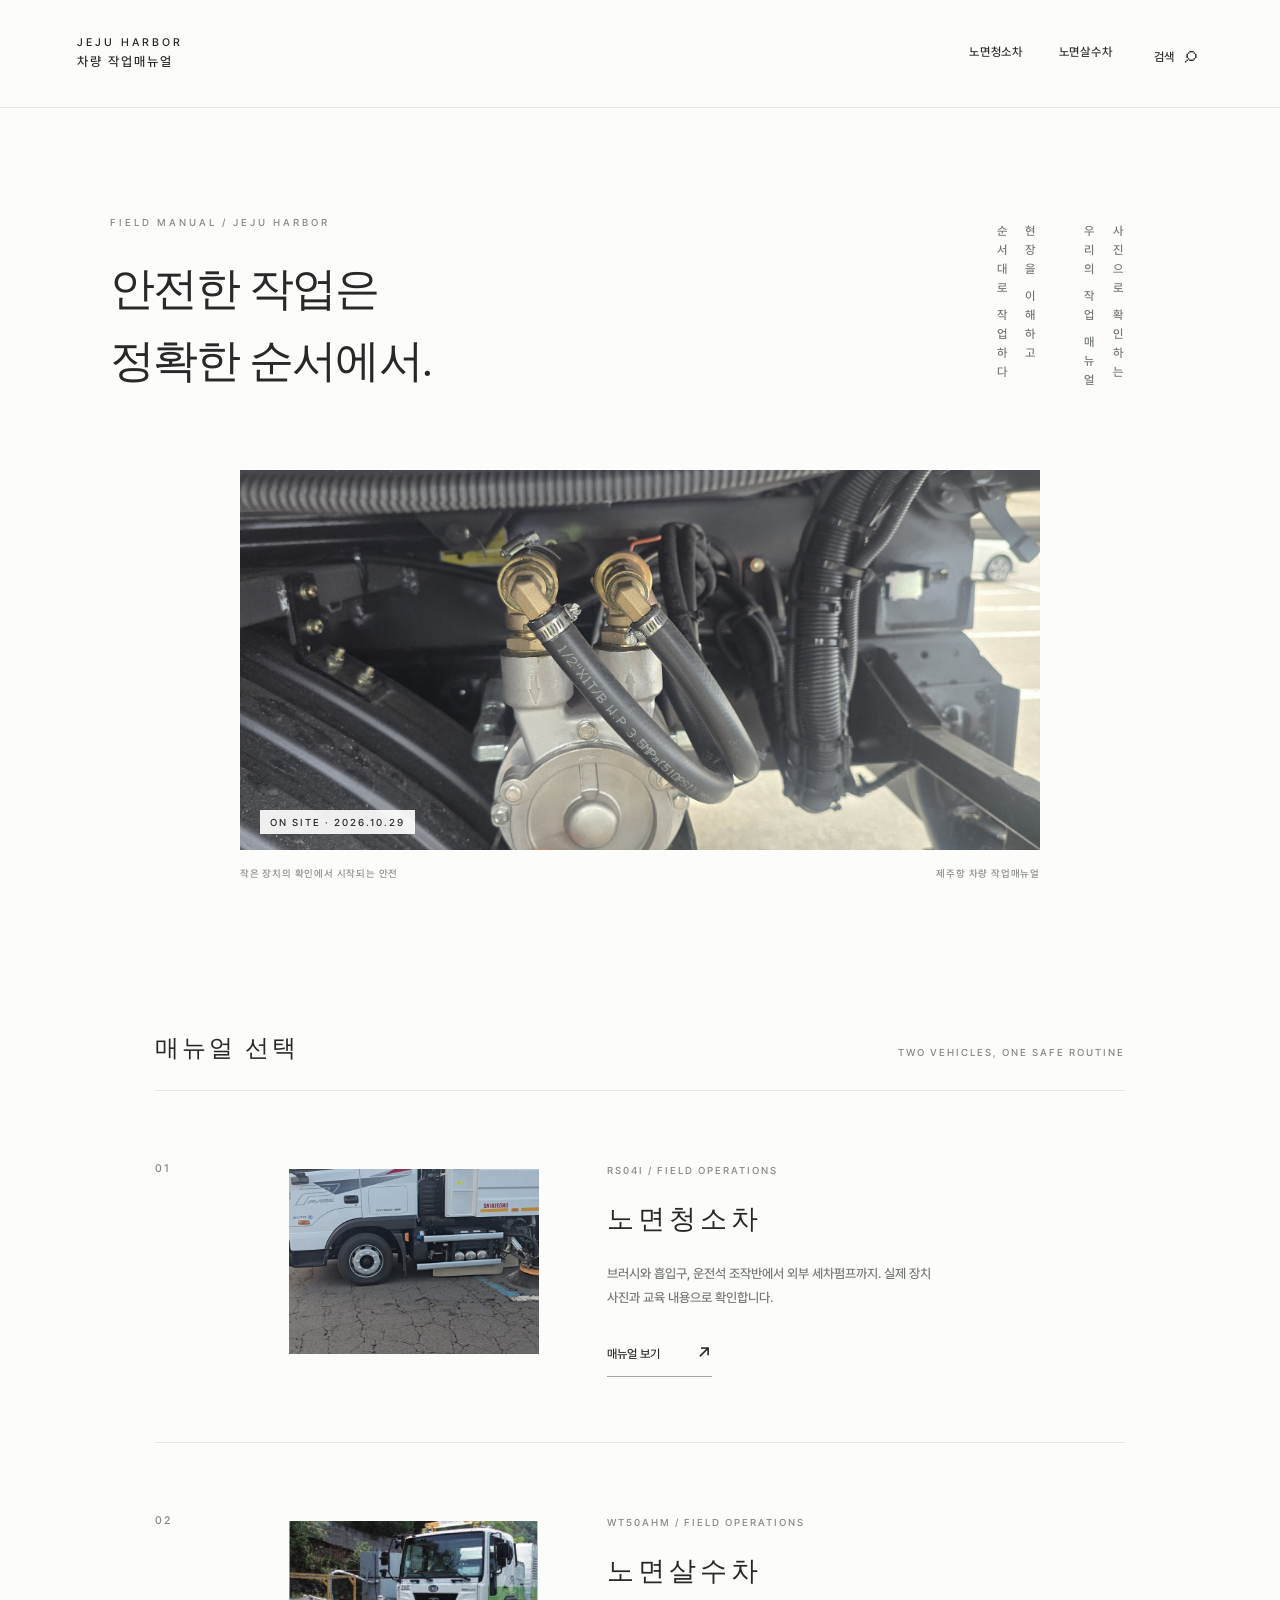
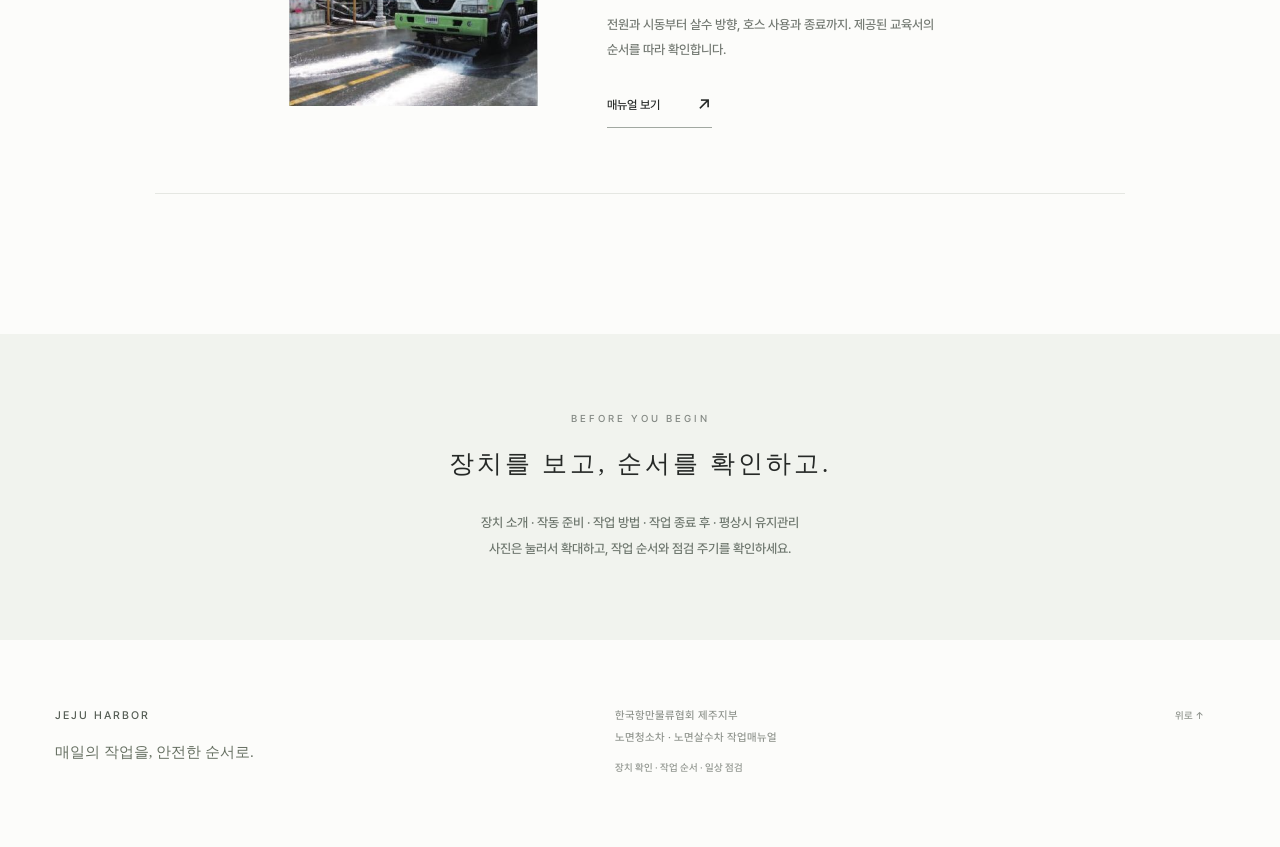
<file: vehicle-manuals/index.html>
<!DOCTYPE html><html lang="ko"><head><meta charset="utf-8"><meta name="viewport" content="width=device-width,initial-scale=1"><meta name="theme-color" content="#fcfcfa"><title>제주항 차량 작업매뉴얼</title><meta name="description" content="노면청소차 RS04I와 노면살수차 WT50AHM. 현장 사진과 교육서를 따라 확인하는 차량 작업매뉴얼."><link rel="stylesheet" href="style.css?v=20261106"></head><body><header><a href="#" class="brand" aria-label="차량 매뉴얼 홈"><span>JEJU HARBOR</span><b>차량 작업매뉴얼</b></a><nav aria-label="차량 선택"><a href="#sweeper">노면청소차</a><a href="#water">노면살수차</a><button id="searchOpen" aria-label="매뉴얼 검색">검색 <span>⌕</span></button></nav></header><main id="app"><p class="loading">매뉴얼을 불러오고 있습니다.</p></main><footer class="site-footer"><div><span>JEJU HARBOR</span><p>매일의 작업을, 안전한 순서로.</p></div><div>한국항만물류협회 제주지부<br>노면청소차 · 노면살수차 작업매뉴얼<small>장치 확인 · 작업 순서 · 일상 점검</small></div><a href="#top" id="topLink">위로 ↑</a></footer><dialog id="viewer"><div class="viewer-bar"><span id="viewerTitle"></span><div><button id="rotate" aria-label="사진 회전">회전 ↻</button><a id="original" target="_blank" rel="noopener">원본 열기 ↗</a><button id="closeViewer" aria-label="사진 닫기">닫기 ×</button></div></div><div class="viewer-canvas"><img id="viewImage" alt=""></div></dialog><dialog id="searchDialog"><div class="search-top"><label for="query">매뉴얼 검색</label><button id="closeSearch" aria-label="검색 닫기">×</button></div><input id="query" placeholder="장치명이나 작업 내용을 검색하세요" autocomplete="off"><div id="results"><p>예: 살수, 전원, 펌프, 브러시</p></div></dialog><script src="app.js?v=20261106"></script></body></html>
</file>
<file: vehicle-manuals/style.css>
@font-face{font-family:Pretendard;src:url('assets/Pretendard-Medium.otf');font-weight:500;font-display:swap}@font-face{font-family:Pretendard;src:url('assets/Pretendard-ExtraBold.otf');font-weight:800;font-display:swap}:root{--ink:#262927;--muted:#848984;--paper:#fcfcfa;--line:#e5e7e2;--accent:#58695e}*{box-sizing:border-box}html{scroll-behavior:smooth;scroll-padding-top:104px}body{margin:0;background:var(--paper);color:var(--ink);font:500 15px/1.8 Pretendard,Arial,sans-serif;word-break:keep-all}button,input{font:inherit}a{color:inherit;text-decoration:none}button{cursor:pointer;background:none;border:0;color:inherit}button,a,input{ -webkit-tap-highlight-color:transparent}a:focus-visible,button:focus-visible{outline:2px solid var(--accent);outline-offset:5px}header{height:108px;margin:auto;padding:0 6%;display:flex;align-items:center;justify-content:space-between;border-bottom:1px solid var(--line);background:var(--paper);position:relative;z-index:20}.brand{display:flex;flex-direction:column;line-height:1.6}.brand span{font-size:11px;letter-spacing:3px}.brand b{font-size:13px;font-weight:500;letter-spacing:2px}header nav{display:flex;align-items:center;gap:36px;font-size:12px;letter-spacing:.7px}header nav a{padding:6px 0;border-bottom:1px solid transparent}header nav a.current{border-color:var(--ink)}header nav button{font-size:12px}header nav button span{font-size:23px;margin-left:8px}.serif,h1,h2{font-family:'Batang','Noto Serif CJK KR','Nanum Myeongjo',serif;font-weight:400}.eyebrow{font-size:10px;letter-spacing:3px;text-transform:uppercase;color:var(--muted)}.home-intro{max-width:1120px;margin:100px auto 0;padding:0 30px;display:grid;grid-template-columns:1fr 1fr;align-items:center;min-height:205px}.home-intro h1{font-size:45px;line-height:1.6;letter-spacing:-1.8px;margin:18px 0}.intro-note{justify-self:end;display:flex;gap:30px;padding-right:38px}.intro-note p{writing-mode:vertical-rl;letter-spacing:5px;line-height:2.4;font-size:12px;color:#717770;margin:0;height:175px}.home-hero{max-width:860px;margin:55px auto 0;padding:0 30px}.home-hero figure{margin:0;position:relative;background:#e9e9e4;overflow:hidden}.home-hero img{width:100%;height:380px;display:block;object-fit:cover;object-position:center 62%;filter:saturate(.7)}.home-hero figcaption{display:flex;justify-content:space-between;font-size:10px;color:var(--muted);margin-top:14px;letter-spacing:.8px}.home-hero .image-label{position:absolute;left:20px;bottom:16px;font-size:10px;letter-spacing:2px;background:#ffffffe8;padding:3px 10px}.manual-select{max-width:1030px;margin:145px auto 140px;padding:0 30px}.select-title{display:flex;justify-content:space-between;align-items:baseline;border-bottom:1px solid var(--line);padding-bottom:20px}.select-title h2{font-size:24px;letter-spacing:3px;margin:0}.select-title span{font-size:10px;color:var(--muted);letter-spacing:2px}.manual-row{display:grid;grid-template-columns:90px 250px 1fr;gap:44px;align-items:center;padding:65px 0;border-bottom:1px solid var(--line)}.row-number{font-size:11px;color:var(--muted);align-self:start;margin-top:3px;letter-spacing:2px}.row-image{width:250px;height:185px;object-fit:cover;filter:saturate(.7);transition:filter .2s}.manual-row:hover .row-image{filter:saturate(1)}.row-copy{padding-left:24px}.row-copy .model{font-size:10px;letter-spacing:2px;color:var(--muted)}.row-copy h3{font-family:'Batang',serif;font-weight:400;font-size:27px;letter-spacing:4px;margin:12px 0 18px}.row-copy p{font-size:13px;line-height:1.9;color:#717770;max-width:330px;margin-bottom:27px}.textlink{font-size:12px;display:inline-flex;gap:36px;align-items:center;border-bottom:1px solid #a1a8a1;padding-bottom:5px}.textlink span{font-size:18px}.home-guide{background:#f1f3ee;text-align:center;padding:70px 25px 78px}.home-guide h2{font-size:25px;letter-spacing:3px;margin:10px 0 24px}.home-guide p{font-size:13px;color:#6b746b;line-height:2;margin:0}.site-footer{max-width:1250px;margin:auto;padding:65px 40px;display:grid;grid-template-columns:1fr 1fr 50px;gap:50px;color:#8c918a;font-size:11px;line-height:2}.site-footer>div:first-child span{letter-spacing:2px;color:#565e55;font-size:11px}.site-footer p{font-family:'Batang',serif;font-size:15px;margin-top:10px;color:#667062}.site-footer small{display:block;font-size:10px;margin-top:8px}.site-footer>a{font-size:10px;white-space:nowrap}.manual-header{max-width:1180px;margin:70px auto 65px;padding:0 40px;display:grid;grid-template-columns:1fr auto;align-items:end;gap:30px}.back{font-size:11px;color:var(--muted);letter-spacing:1px}.manual-header h1{font-size:42px;letter-spacing:3px;margin:24px 0 14px;line-height:1.5}.manual-header .subtitle{font-size:12px;color:#787f76;letter-spacing:1px}.download-links{display:flex;gap:20px;align-items:center;padding-bottom:5px;font-size:11px}.download-links a{border-bottom:1px solid #a7ada5}.download-links button{font-size:11px}.manual-layout{max-width:1180px;margin:0 auto 100px;padding:0 40px;display:grid;grid-template-columns:175px 1fr;gap:65px;align-items:start}.manual-toc{position:sticky;top:30px;padding-top:5px}.manual-toc .eyebrow{font-size:9px}.manual-toc a{display:flex;gap:16px;font-size:12px;color:#7c847a;padding:10px 0}.manual-toc a small{font-size:9px;align-self:center;letter-spacing:1px}.manual-toc a.active{color:#1d3223}.manual-toc a.active:after{content:'—';margin-left:auto;color:#6e806e}.toc-tools{border-top:1px solid var(--line);padding-top:14px;margin-top:16px}.source-badge{font-size:10px;color:#777f75;line-height:1.9;margin-top:30px}.manual-content{min-width:0}.chapter-block{padding-bottom:85px;scroll-margin-top:35px}.chapter-title{display:flex;align-items:center;gap:25px;border-top:1px solid #bfc7bc;padding-top:22px;margin-bottom:45px}.chapter-title span{font-size:11px;letter-spacing:2px;color:#8a9687}.chapter-title h2{font-size:27px;letter-spacing:3px;margin:0}.article{margin-bottom:55px}.article h3{font-size:18px;font-weight:500;margin:0 0 22px;letter-spacing:-.3px}.article ul{list-style:none;padding:0;margin:25px 0}.article ul li{padding:10px 0 10px 16px;position:relative;color:#60695e;font-size:14px;line-height:1.9}.article ul li:before{content:'';width:3px;height:3px;background:#87967e;position:absolute;left:1px;top:23px;border-radius:50%}.article figure{margin:26px 0 0}.photo-button{display:block;width:100%;padding:0;position:relative;background:#eff0ec;text-align:center;overflow:hidden}.photo-button img{width:100%;max-height:410px;object-fit:contain;display:block}.photo-button .expand{position:absolute;right:12px;bottom:12px;padding:3px 9px;background:#fffffff0;font-size:10px;color:#4b5548}.article figcaption{font-size:10px;color:#92988e;margin-top:10px;line-height:1.6}.note{background:#eef1ea;border-left:2px solid #8a9982;padding:14px 20px;font-size:12px;color:#57634f;line-height:1.9;margin:25px 0}.source-link{font-size:11px;color:#7e8a75;text-decoration:underline;text-underline-offset:4px;margin:5px 0 15px;padding:0}.steps{list-style:none;padding:0;margin:20px 0}.steps li{display:grid;grid-template-columns:35px 1fr;gap:17px;border-top:1px solid var(--line);padding:20px 0;align-items:start;font-size:14px;line-height:1.8}.steps li:last-child{border-bottom:1px solid var(--line)}.steps span{font-size:10px;letter-spacing:2px;color:#89957e;line-height:2.5}.gallery{display:grid;grid-template-columns:repeat(2,1fr);gap:16px;margin-top:18px}.gallery .photo-button img{height:165px;object-fit:cover}.sources-grid{display:grid;grid-template-columns:repeat(2,1fr);gap:30px 20px}.source-card figure{margin:0}.source-card h3{font-weight:500;font-size:13px;margin:13px 0 4px}.source-card p{font-size:10px;color:#8f9789;margin:0}.source-thumb{height:230px;background:#f0f0ea;overflow:hidden;position:relative}.source-thumb img{height:100%;width:100%;object-fit:contain}.source-thumb.rotated img{position:absolute;width:230px;height:300px;max-height:none;top:50%;left:50%;transform:translate(-50%,-50%) rotate(-90deg)}.video-box{width:100%;background:#131814;max-height:450px;display:block}.video-description{font-size:12px;color:#828b7c;margin-top:14px;line-height:1.9}.end-nav{display:flex;justify-content:space-between;border-top:1px solid var(--line);padding-top:26px;font-size:12px}.loading{padding:100px;text-align:center;color:#899080}dialog{border:0;padding:0;max-width:none}dialog::backdrop{background:#172016c9;backdrop-filter:blur(4px)}#viewer{width:94vw;height:93dvh;background:#f8f8f4;overflow:hidden}.viewer-bar{height:64px;display:flex;align-items:center;justify-content:space-between;padding:0 25px;border-bottom:1px solid #ddd;font-size:12px}.viewer-bar>div{display:flex;gap:20px}.viewer-bar button,.viewer-bar a{font-size:11px}.viewer-canvas{height:calc(100% - 64px);display:flex;align-items:center;justify-content:center;overflow:auto;padding:25px}.viewer-canvas img{max-width:100%;max-height:100%;object-fit:contain;transform-origin:center}.viewer-canvas img.turned{max-width:none;max-height:none;width:min(76vh,1200px);height:auto;transform:rotate(-90deg)}#searchDialog{width:650px;max-width:94vw;max-height:80vh;background:#fcfcfa;padding:35px}.search-top{display:flex;align-items:center;justify-content:space-between;font-size:16px}.search-top button{font-size:26px}#query{width:100%;border:0;border-bottom:1px solid #8d9985;background:transparent;padding:20px 0 15px;margin-top:20px;outline:0;color:#303b2b;border-radius:0}#results{max-height:48vh;overflow:auto;margin-top:15px}#results>a{display:block;padding:20px 0;border-bottom:1px solid var(--line);font-size:14px}#results small{display:block;font-size:10px;letter-spacing:1px;color:#87937f;margin-bottom:7px}#results p{font-size:12px;color:#929b8a}body:has(dialog[open]){overflow:hidden}
@media(max-width:900px){.manual-layout{grid-template-columns:140px 1fr;gap:30px;padding:0 25px}.manual-header{padding:0 25px}.manual-header h1{font-size:35px}.manual-row{grid-template-columns:35px 210px 1fr;gap:25px}.row-image{width:210px;height:175px}.row-copy{padding:0}.site-footer{gap:25px}.home-intro h1{font-size:39px}}
@media(max-width:650px){header{height:85px;padding:0 22px}.brand span{font-size:9px;letter-spacing:2px}.brand b{font-size:11px;letter-spacing:1px}header nav{gap:16px;font-size:10px}header nav button{font-size:10px}header nav button span{display:none}.home-intro{margin:65px auto 0;padding:0 28px;grid-template-columns:1fr auto;gap:15px;min-height:170px}.home-intro h1{font-size:29px;line-height:1.65;letter-spacing:-1.2px;margin-top:15px}.intro-note{padding:0;gap:10px}.intro-note p{font-size:9px;letter-spacing:3px;height:145px}.eyebrow{font-size:8px;letter-spacing:2px}.home-hero{padding:0 22px;margin-top:35px}.home-hero img{height:250px}.home-hero figcaption{font-size:8px;letter-spacing:0}.home-hero .image-label{font-size:8px;left:12px;bottom:12px}.manual-select{margin:85px auto 80px;padding:0 25px}.select-title h2{font-size:20px}.select-title span{font-size:8px}.manual-row{grid-template-columns:23px 1fr;gap:15px;padding:40px 0}.row-image{width:100%;height:210px}.row-copy{grid-column:2;padding-top:8px}.row-copy h3{font-size:24px;margin:8px 0 14px}.row-copy p{font-size:12px;margin-bottom:22px;max-width:none}.home-guide{padding:45px 24px}.home-guide h2{font-size:21px;letter-spacing:1px}.home-guide p{font-size:12px}.site-footer{padding:40px 25px;grid-template-columns:1fr;gap:20px;font-size:10px}.site-footer>a{justify-self:end;margin-top:-45px}.manual-header{display:block;margin:42px auto 35px;padding:0 23px}.manual-header h1{font-size:29px;letter-spacing:2px;margin:22px 0 8px}.manual-header .subtitle{font-size:10px}.download-links{margin-top:25px;gap:22px}.manual-layout{display:block;padding:0 23px;margin-bottom:60px}.manual-toc{position:sticky;top:0;z-index:10;display:flex;gap:20px;overflow:auto;background:#fcfcfaef;backdrop-filter:blur(8px);border-top:1px solid var(--line);border-bottom:1px solid var(--line);margin:0 -23px 40px;padding:11px 23px;scrollbar-width:none}.manual-toc>.eyebrow,.manual-toc .source-badge{display:none}.manual-toc a{white-space:nowrap;font-size:11px;gap:7px;padding:5px 0}.manual-toc a.active:after{display:none}.toc-tools{margin:0;padding:0;border:0;display:flex;gap:20px}.chapter-block{padding-bottom:45px;scroll-margin-top:80px}.chapter-title{gap:18px;padding-top:18px;margin-bottom:30px}.chapter-title h2{font-size:23px;letter-spacing:2px}.article{margin-bottom:36px}.article h3{font-size:17px;margin-bottom:16px}.article ul li{font-size:13px;line-height:1.9;padding:9px 0 9px 15px}.article ul li:before{top:21px}.steps li{font-size:13px;gap:7px;padding:17px 0}.photo-button img{max-height:320px}.note{font-size:11px;padding:12px 15px}.gallery{gap:10px}.gallery .photo-button img{height:120px}.sources-grid{gap:25px 14px}.source-thumb{height:170px}.source-thumb.rotated img{width:170px;height:220px}.source-card h3{font-size:11px}.source-card p{font-size:9px}.viewer-bar{padding:0 14px;height:58px;font-size:10px}.viewer-bar>div{gap:11px}.viewer-bar button,.viewer-bar a{font-size:10px}.viewer-canvas{height:calc(100% - 58px);padding:12px}.viewer-canvas img.turned{width:min(80vh,95vw * 1.333)}#searchDialog{padding:23px}.video-description{font-size:11px}}

.table-scroll{overflow-x:auto;margin:22px 0;border:1px solid var(--line);border-radius:4px}.table-scroll table{border-collapse:collapse;width:100%;min-width:560px;font-size:12px;line-height:1.8;text-align:left}.table-scroll th,.table-scroll td{padding:14px 16px;border-bottom:1px solid var(--line);vertical-align:top}.table-scroll thead th{background:#eef1ea;font-weight:500;white-space:nowrap}.table-scroll tbody th{font-weight:500;min-width:130px}.table-scroll tr:last-child>*{border-bottom:0}.table-scroll td{color:#60695e}.table-scroll:focus-visible{outline:2px solid var(--accent)}
</file>
